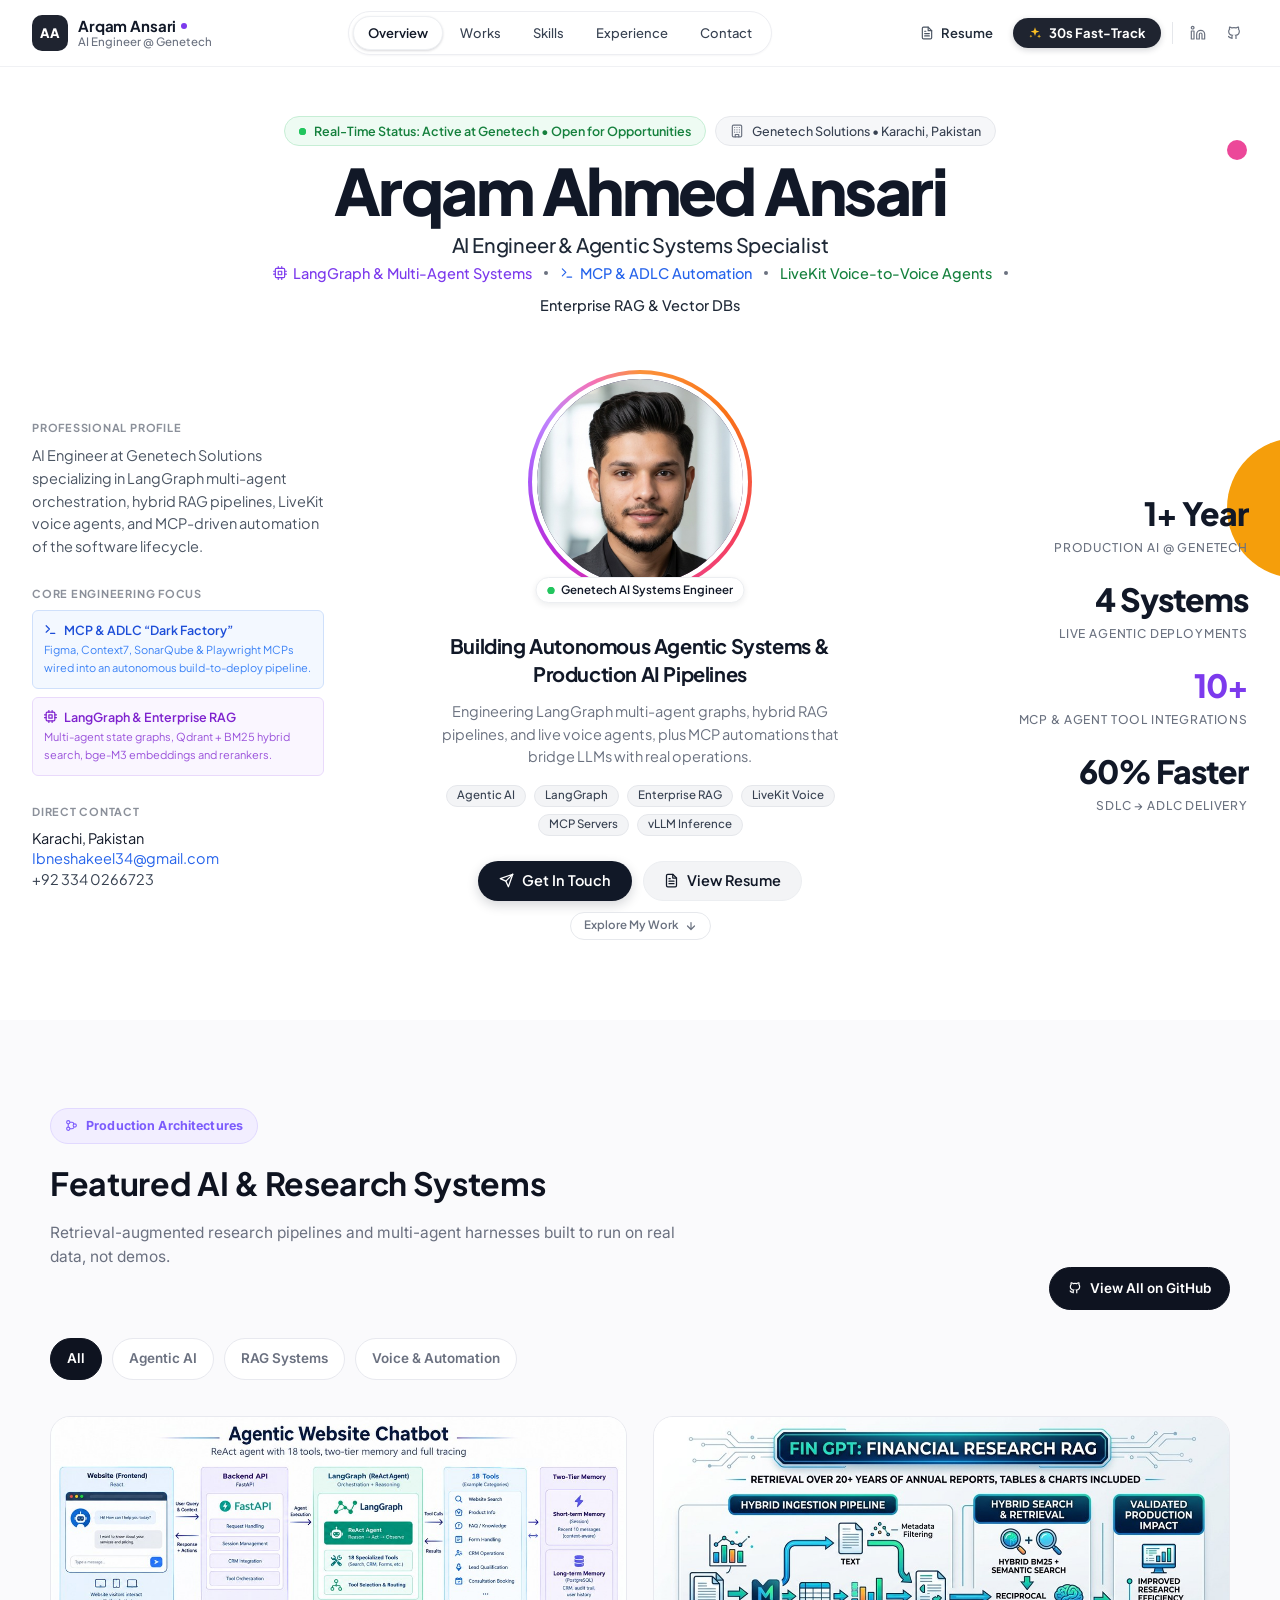
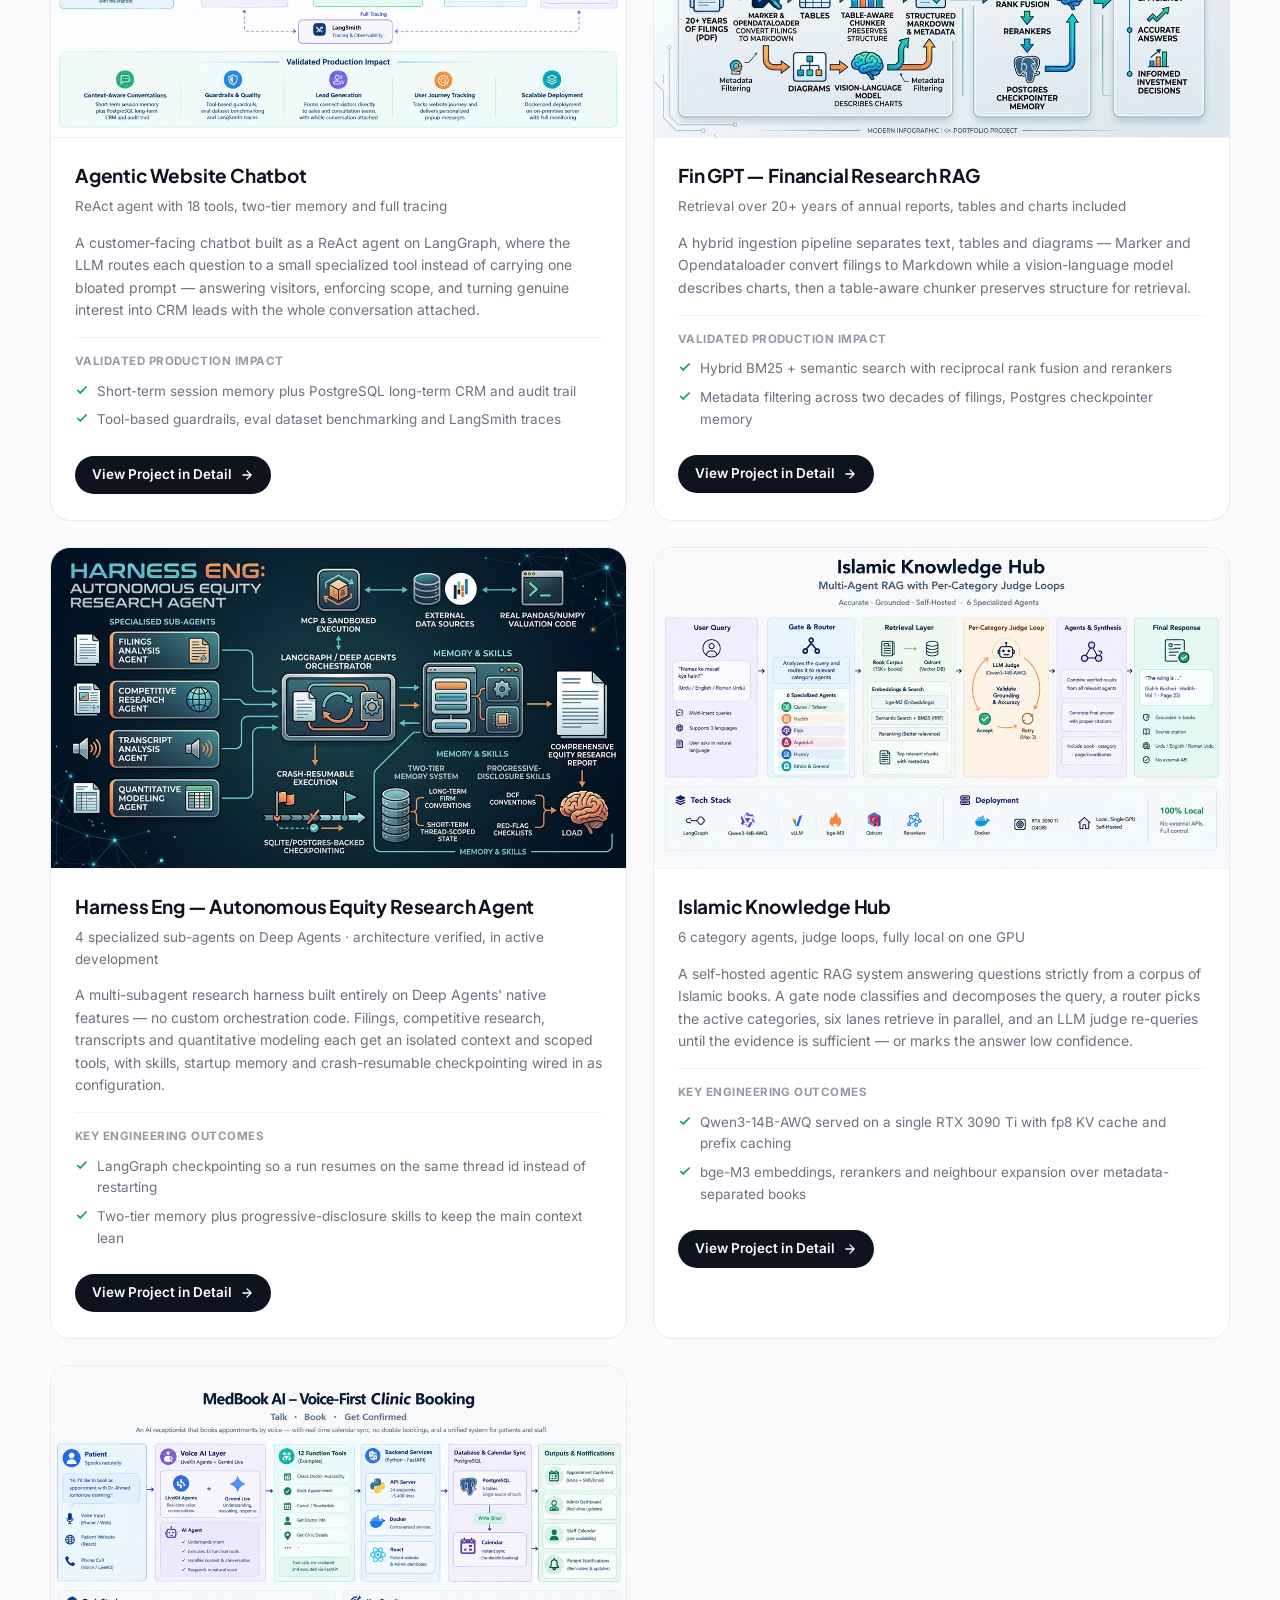
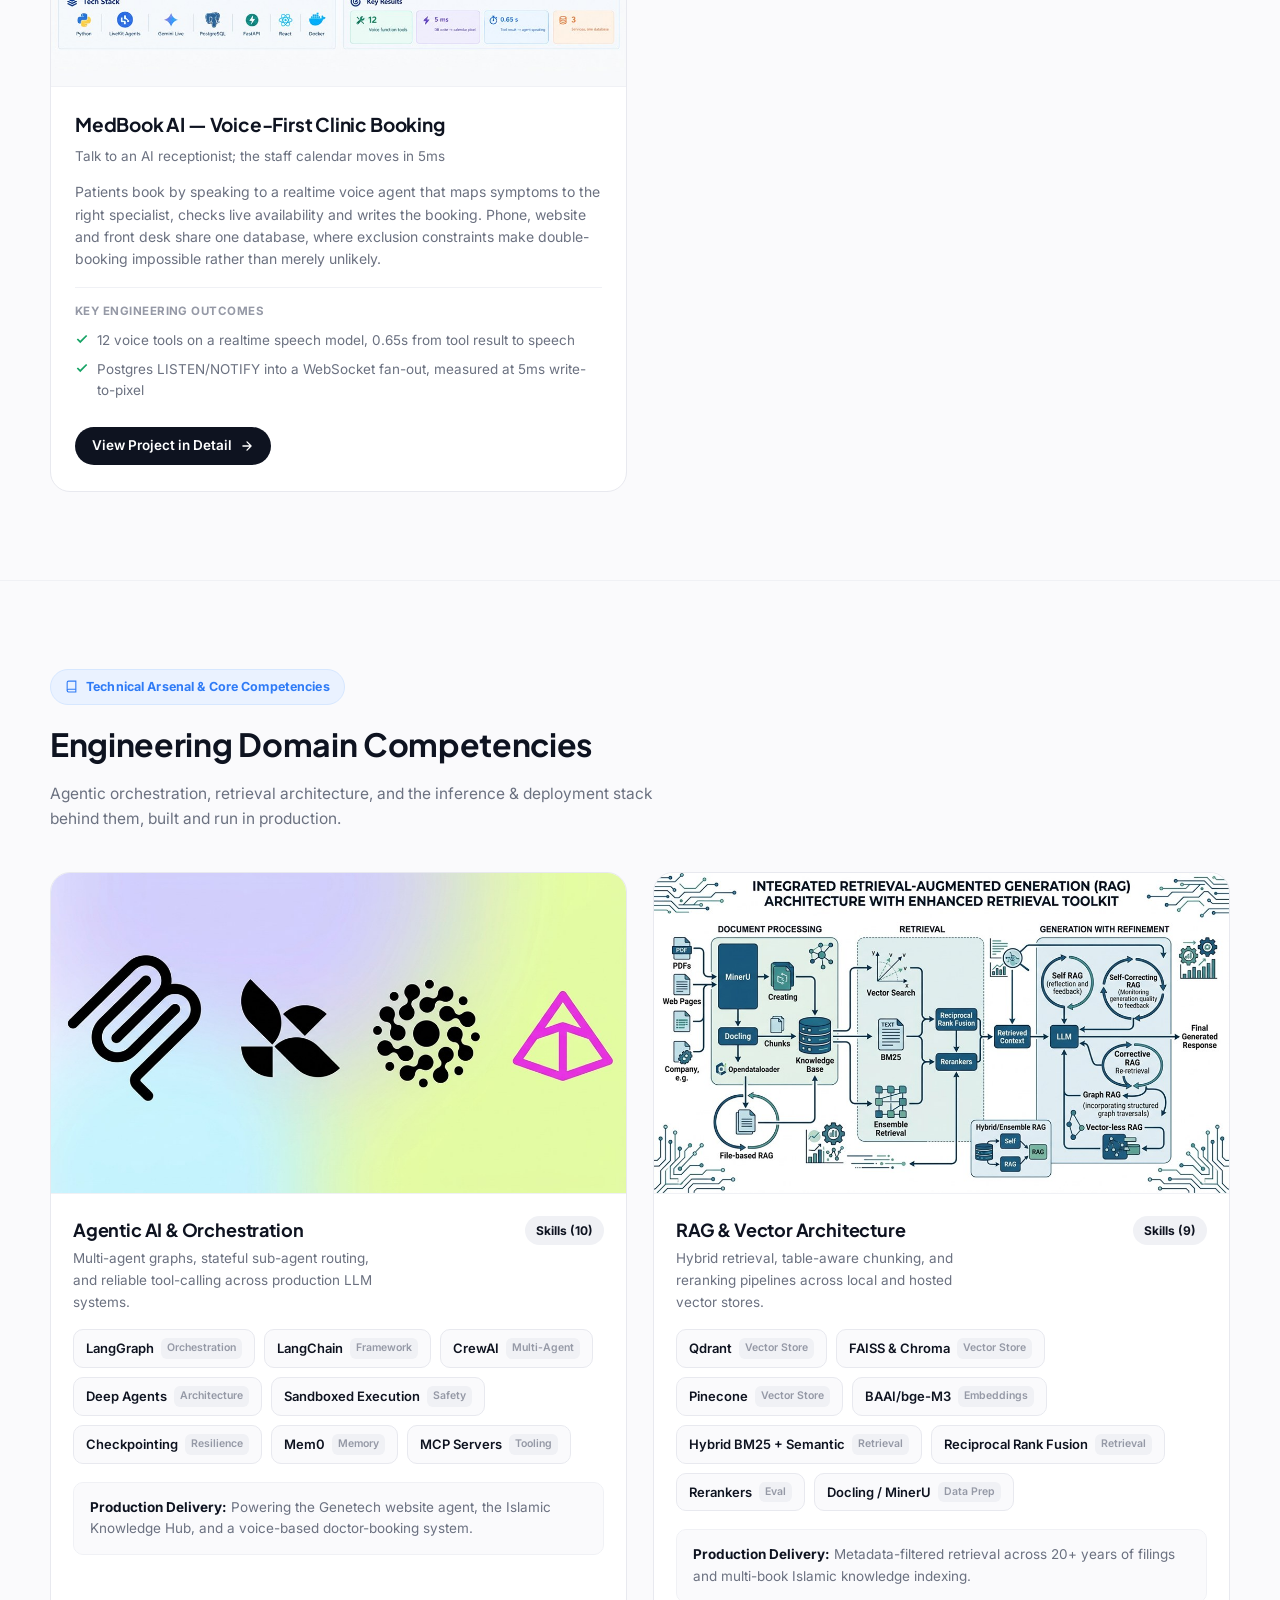
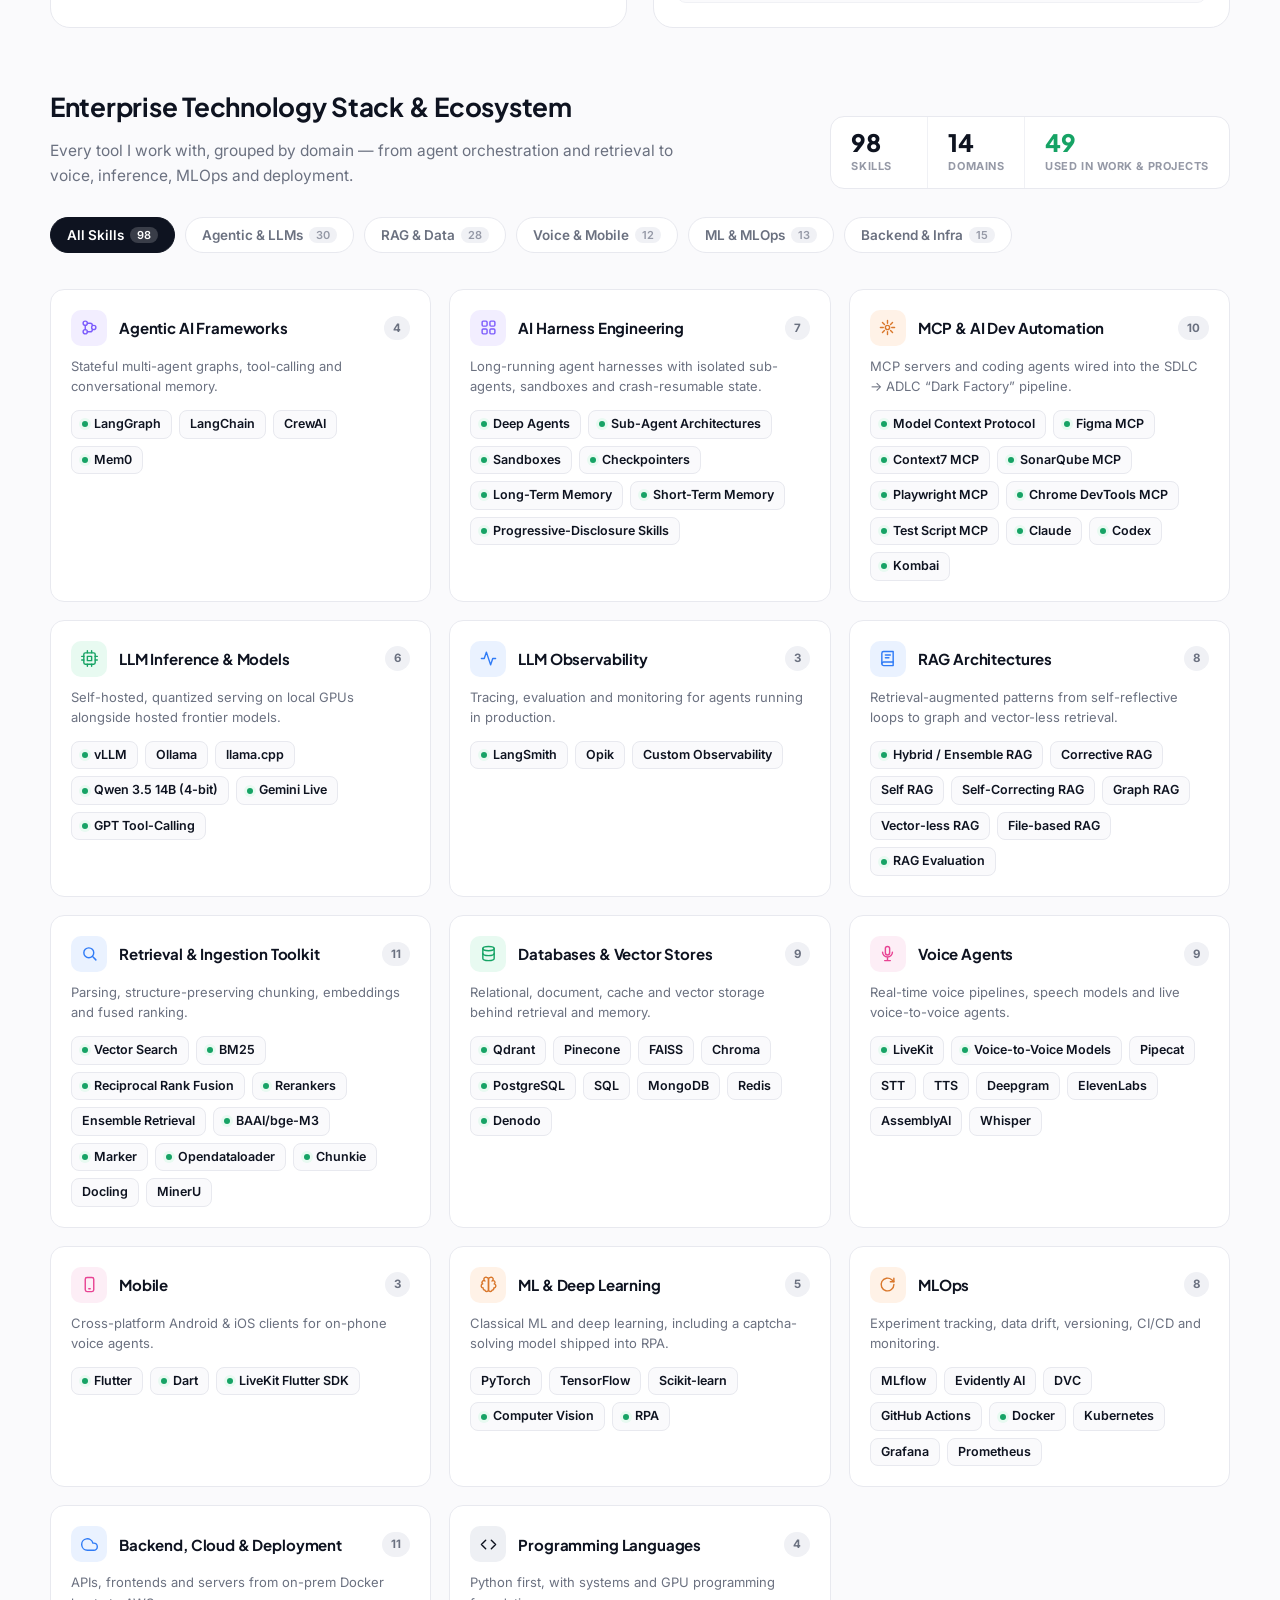
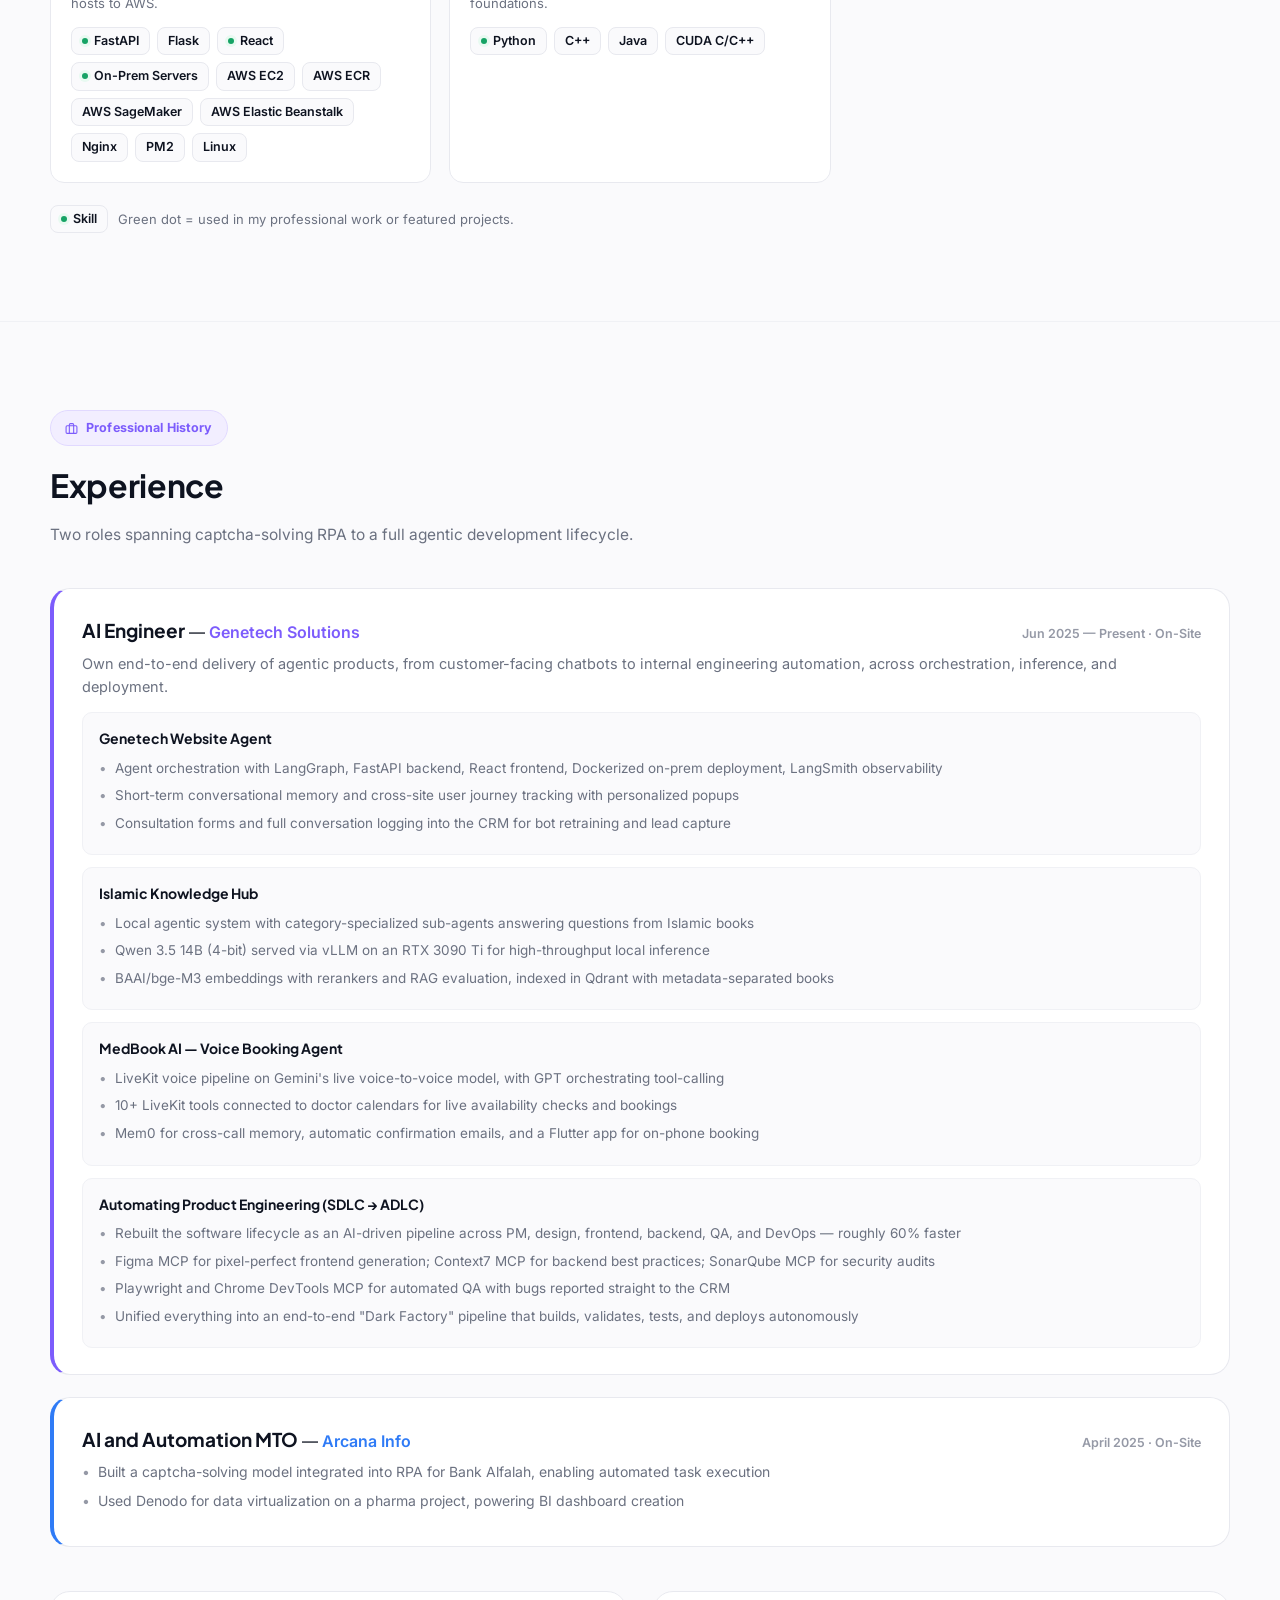
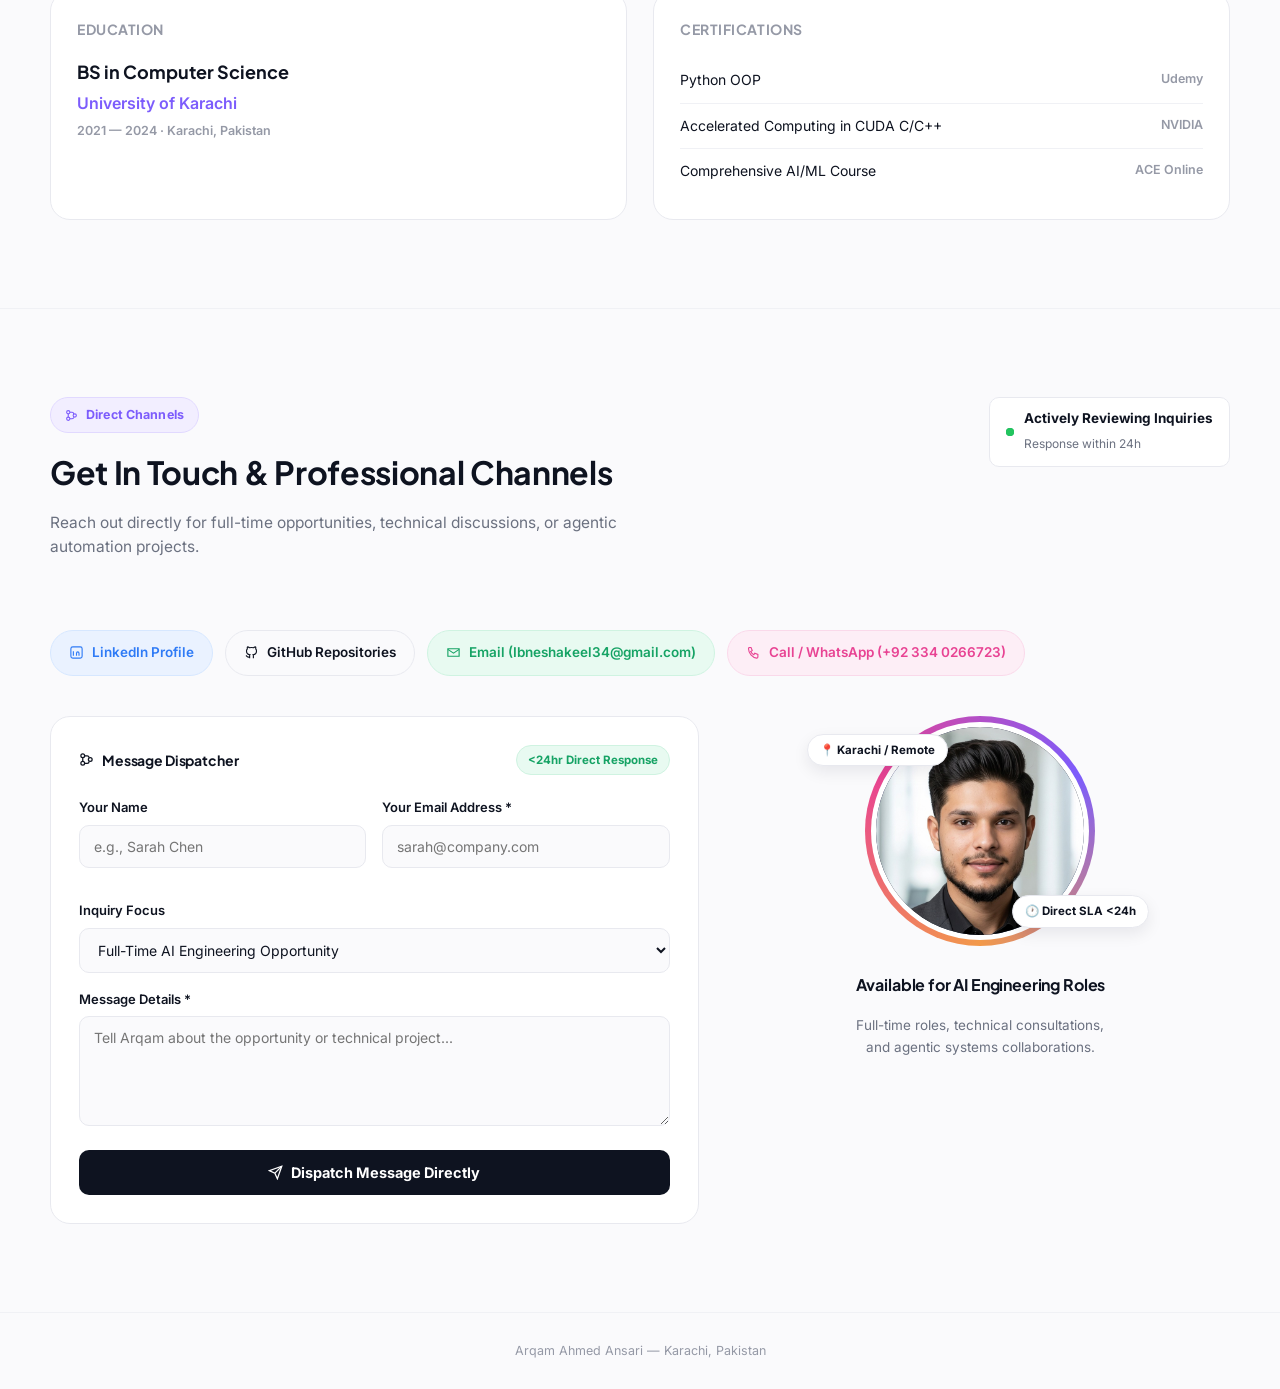
<file: index.html>
<!DOCTYPE html>
<html lang="en">
<head>
<meta charset="UTF-8">
<meta name="viewport" content="width=device-width, initial-scale=1, viewport-fit=cover">
<title>Arqam Ahmed Ansari — AI Engineer</title>
<meta name="description" content="Arqam Ahmed Ansari — AI Engineer building agentic systems, RAG architectures, and voice agents.">
<link rel="preconnect" href="https://fonts.googleapis.com">
<link rel="preconnect" href="https://fonts.gstatic.com" crossorigin>
<link href="https://fonts.googleapis.com/css2?family=Plus+Jakarta+Sans:wght@400;500;600;700;800&family=Inter:wght@400;500;600;700&display=swap" rel="stylesheet">
<style>
  :root{
    --bg:#FAFAFC;
    --surface:#FFFFFF;
    --border:#E8E9EF;
    --border-soft:#F0F1F5;
    --ink:#0E1320;
    --muted:#6B7180;
    --muted-2:#9599A6;

    --purple:#7C5CFC; --purple-bg:#F2EEFF; --purple-line:#E1D9FF;
    --blue:#2F7BF6;   --blue-bg:#EAF2FF;   --blue-line:#D6E7FF;
    --green:#16A365;  --green-bg:#E8FAF1;  --green-line:#CFF3E1;
    --pink:#E84393;   --pink-bg:#FDEEF6;   --pink-line:#FAD9EA;
    --orange:#F2994A; --orange-bg:#FFF2E7; --orange-line:#FFE0C2;

    --dark:#0E1320;
    --radius-lg:20px;
    --radius-md:14px;
    --radius-sm:10px;
    --maxw:1180px;
    --maxw-wide:1280px;
    --nav-h:66px;
  }
  *{ box-sizing:border-box; margin:0; padding:0; }
  html{ scroll-behavior:smooth; }
  body{
    background:var(--bg); color:var(--ink);
    font-family:'Inter', sans-serif;
    font-size:16px; line-height:1.6;
    -webkit-font-smoothing:antialiased;
    padding-top:env(safe-area-inset-top, 0px);
    padding-bottom:env(safe-area-inset-bottom, 0px);
    overflow-x:hidden;
  }
  h1,h2,h3,h4{ font-family:'Plus Jakarta Sans', sans-serif; font-weight:700; letter-spacing:-0.01em; }
  a{ color:inherit; text-decoration:none; }
  ul{ list-style:none; }
  img{ max-width:100%; display:block; }
  ::selection{ background:var(--purple-bg); color:var(--purple); }
  .wrap{ max-width:var(--maxw); margin:0 auto; padding:0 32px; }
  button{ font-family:inherit; cursor:pointer; }

  @media (prefers-reduced-motion: reduce){
    *{ animation-duration:.01ms !important; animation-iteration-count:1 !important; transition-duration:.01ms !important; scroll-behavior:auto !important; }
  }

  a:focus-visible, button:focus-visible{ outline:2px solid var(--purple); outline-offset:2px; border-radius:4px; }

  /* ---------------- NAV ---------------- */
  .wrap-wide{ max-width:var(--maxw-wide); margin:0 auto; padding:0 32px; }

  nav.topnav{
    position:sticky; top:0; z-index:100;
    background:rgba(255,255,255,0.92);
    backdrop-filter:saturate(180%) blur(12px);
    -webkit-backdrop-filter:saturate(180%) blur(12px);
    border-bottom:1px solid #F0F1F4;
    padding-top:env(safe-area-inset-top, 0px);
    font-family:'Plus Jakarta Sans', sans-serif;
  }
  nav.topnav .wrap-wide{ display:flex; align-items:center; justify-content:space-between; height:var(--nav-h); gap:20px; }
  .brand{ display:flex; align-items:center; gap:10px; min-width:0; }
  .brand-mark{
    width:36px; height:36px; border-radius:10px; flex-shrink:0;
    background:#1F2430; color:#fff;
    display:flex; align-items:center; justify-content:center;
    font-weight:800; font-size:13px; letter-spacing:0.01em;
  }
  .brand-text{ display:flex; flex-direction:column; line-height:1.3; min-width:0; }
  .brand-name{ display:flex; align-items:center; gap:5px; font-weight:700; font-size:15px; letter-spacing:-0.01em; color:#111827; white-space:nowrap; }
  .brand-name .live-dot{ width:6px; height:6px; border-radius:50%; background:#7C3AED; flex-shrink:0; }
  .brand-sub{ font-size:11.5px; font-weight:500; color:#6B7280; white-space:nowrap; overflow:hidden; text-overflow:ellipsis; }

  .tabs{
    display:flex; align-items:center; gap:2px;
    background:#fff; border:1px solid #EDEEF2;
    border-radius:999px; padding:4px;
    box-shadow:0 1px 2px rgba(16,24,40,0.04);
  }
  .tabs button{
    border:1px solid transparent; background:transparent; color:#374151;
    font-size:13px; font-weight:500; line-height:20px; padding:6px 14px; border-radius:999px;
    transition:background .15s ease, color .15s ease, box-shadow .15s ease;
    white-space:nowrap;
  }
  .tabs button:hover{ color:#111827; background:#F7F7F9; }
  .tabs button.active{
    background:#fff; color:#111827; font-weight:600; border-color:#EEF0F3;
    box-shadow:0 1px 3px rgba(16,24,40,0.10), 0 1px 2px rgba(16,24,40,0.06);
  }

  .nav-right{ display:flex; align-items:center; gap:8px; }
  .nav-ghost{
    display:inline-flex; align-items:center; gap:7px; height:30px; padding:0 12px;
    font-size:13px; font-weight:600; color:#1F2937; border-radius:999px;
    transition:background .15s ease;
  }
  .nav-ghost:hover{ background:#F4F5F7; }
  .nav-ghost svg{ width:14px; height:14px; color:#4B5563; }
  .fast-btn{
    display:inline-flex; align-items:center; gap:7px; height:30px; padding:0 15px;
    background:#1F2430; color:#fff; border:none; border-radius:999px;
    font-size:13px; font-weight:700; white-space:nowrap;
    box-shadow:0 2px 6px rgba(16,24,40,0.18);
    transition:transform .15s ease, box-shadow .15s ease;
  }
  .fast-btn:hover{ transform:translateY(-1px); box-shadow:0 6px 14px rgba(16,24,40,0.22); }
  .fast-btn svg{ width:14px; height:14px; color:#FBBF24; }
  .nav-divider{ width:1px; height:22px; background:#E5E7EB; margin:0 3px; }
  .nav-icon{
    width:28px; height:28px; border-radius:8px; flex-shrink:0;
    display:flex; align-items:center; justify-content:center; color:#6B7280;
    transition:color .15s ease, background .15s ease;
  }
  .nav-icon:hover{ color:#111827; background:#F4F5F7; }
  .nav-icon svg{ width:16px; height:16px; }
  .btn{
    display:inline-flex; align-items:center; gap:8px;
    font-size:13.5px; font-weight:600; padding:10px 18px;
    border-radius:999px; border:1px solid var(--border);
    background:var(--surface); color:var(--ink);
    transition:transform .15s ease, box-shadow .15s ease, background .15s ease;
  }
  .btn:hover{ transform:translateY(-1px); box-shadow:0 6px 16px rgba(14,19,32,0.08); }
  .btn-dark{ background:var(--dark); color:#fff; border-color:var(--dark); }
  .btn-dark:hover{ box-shadow:0 6px 18px rgba(14,19,32,0.25); }
  .icon-btn{
    width:36px; height:36px; border-radius:50%; border:1px solid var(--border); flex-shrink:0;
    display:flex; align-items:center; justify-content:center; color:var(--muted);
  }
  .icon-btn:hover{ color:var(--ink); border-color:var(--ink); }
  .icon-btn svg{ width:16px; height:16px; }

  /* mobile menu toggle */
  .menu-toggle{
    display:none; width:38px; height:38px; border-radius:50%; border:1px solid var(--border);
    align-items:center; justify-content:center; background:var(--surface); flex-shrink:0;
  }
  .menu-toggle svg{ width:17px; height:17px; color:var(--ink); }

  .mobile-menu{
    display:none; position:sticky; top:var(--nav-h); z-index:99;
    background:var(--surface); border-bottom:1px solid var(--border-soft);
    box-shadow:0 12px 24px rgba(14,19,32,0.06);
  }
  .mobile-menu.open{ display:block; }
  .mobile-menu ul{ padding:10px 20px 16px; display:flex; flex-direction:column; }
  .mobile-menu li a{
    display:block; padding:12px 4px; font-size:14.5px; font-weight:600; color:var(--muted);
    border-bottom:1px solid var(--border-soft);
  }
  .mobile-menu li:last-child a{ border-bottom:none; }
  .mobile-menu li a.active{ color:var(--purple); }

  @media (max-width:1060px){
    .tabs{ display:none; }
    .menu-toggle{ display:flex; }
  }
  @media (max-width:640px){
    .nav-ghost span.label, .nav-divider{ display:none; }
    .nav-ghost{ padding:0 8px; }
  }
  @media (max-width:420px){
    .fast-btn span.label{ display:none; }
    .fast-btn{ padding:0 10px; }
    .nav-icon{ display:none; }
  }

  /* ---------------- PAGE SECTIONS ---------------- */
  .page-section{ scroll-margin-top:calc(var(--nav-h) + 12px); }
  .page-section + .page-section{ border-top:1px solid var(--border-soft); }

  .reveal{ opacity:0; transform:translateY(22px); transition:opacity .65s cubic-bezier(.2,.7,.2,1), transform .65s cubic-bezier(.2,.7,.2,1); }
  .reveal.in-view{ opacity:1; transform:translateY(0); }
  .reveal-group .reveal-item{ opacity:0; transform:translateY(18px); transition:opacity .55s ease, transform .55s ease; }
  .reveal-group.in-view .reveal-item{ opacity:1; transform:translateY(0); }
  .reveal-group.in-view .reveal-item:nth-child(1){ transition-delay:.05s; }
  .reveal-group.in-view .reveal-item:nth-child(2){ transition-delay:.12s; }
  .reveal-group.in-view .reveal-item:nth-child(3){ transition-delay:.19s; }
  .reveal-group.in-view .reveal-item:nth-child(4){ transition-delay:.26s; }
  .reveal-group.in-view .reveal-item:nth-child(5){ transition-delay:.33s; }
  .reveal-group.in-view .reveal-item:nth-child(6){ transition-delay:.4s; }
  .reveal-group.in-view .reveal-item:nth-child(7){ transition-delay:.47s; }
  .reveal-group.in-view .reveal-item:nth-child(8){ transition-delay:.54s; }

  /* ---------------- SHARED PIECES ---------------- */
  .eyebrow-pill{
    display:inline-flex; align-items:center; gap:8px;
    font-size:12.5px; font-weight:700; letter-spacing:0.01em;
    padding:7px 14px; border-radius:999px; border:1px solid;
  }
  .section-pad{ padding:88px 0; }
  .section-head{ margin-bottom:40px; }
  .section-head h2{ font-size:32px; margin:14px 0 12px; }
  .section-head p.desc{ color:var(--muted); font-size:15.5px; max-width:640px; }

  .filter-row{ display:flex; align-items:center; gap:10px; flex-wrap:wrap; margin:28px 0 36px; }
  .filter-pill{
    border:1px solid var(--border); background:var(--surface); color:var(--muted);
    padding:9px 16px; border-radius:999px; font-size:13.5px; font-weight:600;
    display:flex; align-items:center; gap:6px; transition:all .15s ease;
  }
  .filter-pill .count{ background:var(--border-soft); color:var(--muted-2); font-size:11px; padding:1px 7px; border-radius:999px; }
  .filter-pill.active{ background:var(--dark); color:#fff; border-color:var(--dark); }
  .filter-pill.active .count{ background:rgba(255,255,255,0.18); color:#fff; }

  /* ================= OVERVIEW ================= */
  .hero{ position:relative; overflow:hidden; background:#fff; font-family:'Plus Jakarta Sans', sans-serif; color:#111827; }
  .hero .wrap-wide{ position:relative; z-index:2; padding-top:49px; padding-bottom:80px; }

  /* floating decorative circles */
  .hero-deco{ position:absolute; border-radius:50%; pointer-events:none; z-index:1; animation:float 7s ease-in-out infinite; }
  .deco-purple{ width:32px; height:32px; background:#8B5CF6; top:105px; left:calc(50% - 688px); }
  .deco-pink{ width:20px; height:20px; background:#EC4899; top:73px; left:calc(50% + 587px); animation-delay:-2s; }
  .deco-green{ width:16px; height:16px; background:#10B981; top:466px; left:calc(50% - 806px); animation-delay:-4s; }
  .deco-orange{ width:140px; height:140px; background:#F59E0B; top:371px; right:-87px; animation-duration:9s; }
  @keyframes float{ 0%,100%{ transform:translateY(0); } 50%{ transform:translateY(-10px); } }

  /* status pills */
  .status-row{ display:flex; justify-content:center; flex-wrap:wrap; gap:9px; }
  .status-pill{
    display:inline-flex; align-items:center; gap:8px; height:30px; padding:0 14px;
    border-radius:999px; border:1px solid; font-size:12.5px; font-weight:600; white-space:nowrap;
  }
  .status-live{ background:#EEFBF3; border-color:#C6EED5; color:#15803D; }
  .status-org{ background:#F6F7F9; border-color:#E6E8EC; color:#374151; font-weight:500; }
  .status-org svg{ width:14px; height:14px; color:#6B7280; }
  .pulse{ width:7px; height:7px; border-radius:50%; background:#22C55E; position:relative; flex-shrink:0; }
  .pulse::after{
    content:''; position:absolute; inset:0; border-radius:50%; background:#22C55E;
    animation:pulse 1.8s ease-out infinite;
  }
  @keyframes pulse{ 0%{ transform:scale(1); opacity:0.55; } 100%{ transform:scale(2.6); opacity:0; } }

  /* name + role */
  .hero-head{ text-align:center; }
  .hero-head h1{
    font-family:'Plus Jakarta Sans', sans-serif; font-weight:800;
    font-size:64px; line-height:1; letter-spacing:-0.04em; color:#111827;
    margin-top:12px;
  }
  .hero-head .role{ font-size:20px; font-weight:500; letter-spacing:-0.01em; color:#1F2937; line-height:28px; margin-top:9px; }
  .keyword-row{
    display:flex; align-items:center; justify-content:center; flex-wrap:wrap;
    gap:12px 12px; max-width:800px; margin:4px auto 0;
    font-size:14.5px; font-weight:500; line-height:20px;
  }
  .keyword-row .kw{ display:inline-flex; align-items:center; gap:6px; white-space:nowrap; }
  .keyword-row .kw svg{ width:14px; height:14px; }
  .keyword-row .sep{ width:4px; height:4px; border-radius:50%; background:#6B7280; }
  .kw-purple{ color:#7C3AED; } .kw-blue{ color:#2563EB; } .kw-green{ color:#15803D; } .kw-plain{ color:#1F2937; }

  /* three-column body */
  .hero-grid{
    display:grid; grid-template-columns:292px minmax(0,1fr) 292px; gap:40px;
    align-items:center; margin-top:55px;
  }
  .hero-center{ display:flex; flex-direction:column; align-items:center; text-align:center; }

  .avatar{ position:relative; width:224px; height:224px; }
  .avatar-ring{
    width:100%; height:100%; border-radius:50%; padding:4px;
    background:conic-gradient(from 0deg, #FB923C, #F97316 50deg, #F43F5E 120deg, #EC4899 180deg, #C026D3 225deg, #A855F7 270deg, #C084FC 305deg, #F472B6 335deg, #FB923C);
  }
  .avatar-gap{ width:100%; height:100%; border-radius:50%; background:#fff; padding:5px; }
  .avatar-photo{
    position:relative; width:100%; height:100%; border-radius:50%; overflow:hidden;
    background:linear-gradient(135deg, #1F2430 0%, #2E2150 55%, #4B1D45 100%);
    display:flex; align-items:center; justify-content:center;
  }
  .avatar-photo::before{
    content:''; position:absolute; inset:0;
    background:
      radial-gradient(circle at 28% 28%, rgba(139,92,246,0.55), transparent 55%),
      radial-gradient(circle at 78% 74%, rgba(236,72,153,0.45), transparent 55%);
  }
  .avatar-photo .initials{ position:relative; z-index:1; font-weight:800; font-size:58px; letter-spacing:-0.03em; color:#fff; }
  .avatar-photo img{ position:absolute; inset:0; width:100%; height:100%; object-fit:cover; object-position:center; z-index:2; }
  .avatar-badge{
    position:absolute; left:50%; bottom:-9px; transform:translateX(-50%);
    display:inline-flex; align-items:center; gap:6px; height:26px; padding:0 11px;
    background:#fff; border:1px solid #ECEEF1; border-radius:999px;
    font-size:11.5px; font-weight:600; color:#111827; white-space:nowrap;
    box-shadow:0 2px 6px rgba(16,24,40,0.08); z-index:3;
  }
  .avatar-badge .pulse{ width:7px; height:7px; }

  .hero-center h2{
    font-family:'Plus Jakarta Sans', sans-serif; font-weight:700;
    font-size:20px; line-height:28px; letter-spacing:-0.02em; color:#111827;
    max-width:440px; margin-top:38px;
  }
  .hero-center .lead{ max-width:440px; margin-top:12px; font-size:14.5px; line-height:22.5px; color:#6B7280; }
  .tag-row{ display:flex; justify-content:center; flex-wrap:wrap; gap:7px 8px; max-width:440px; margin-top:17px; }
  .tag{
    display:inline-flex; align-items:center; height:22px; padding:0 10px; border-radius:999px;
    background:#F3F4F6; border:1px solid #E5E7EB; color:#374151; font-size:11.5px; font-weight:500;
  }
  .hero-ctas{ display:flex; justify-content:center; flex-wrap:wrap; gap:11px; margin-top:25px; }
  .cta{
    display:inline-flex; align-items:center; gap:8px; height:40px; padding:0 20px; border-radius:999px;
    font-size:14.5px; font-weight:600; border:1px solid transparent;
    transition:transform .15s ease, box-shadow .15s ease, background .15s ease;
  }
  .cta svg{ width:15px; height:15px; }
  .cta:hover{ transform:translateY(-1px); }
  .cta-dark{ background:#111827; color:#fff; box-shadow:0 4px 12px rgba(17,24,39,0.18); }
  .cta-dark:hover{ box-shadow:0 8px 20px rgba(17,24,39,0.25); }
  .cta-light{ background:#F3F4F6; border-color:#ECEEF1; color:#111827; }
  .cta-light:hover{ background:#ECEEF1; }
  .scroll-pill{
    display:inline-flex; align-items:center; gap:6px; height:28px; padding:0 13px; margin-top:11px;
    border:1px solid #E6E8EC; border-radius:999px; background:#fff;
    font-size:11.5px; font-weight:600; color:#6B7280;
  }
  .scroll-pill svg{ width:12px; height:12px; animation:nudge 1.6s ease-in-out infinite; }
  .scroll-pill:hover{ color:#111827; }
  @keyframes nudge{ 0%,100%{ transform:translateY(0); } 50%{ transform:translateY(2px); } }

  /* left column */
  .side-label{ font-size:11px; font-weight:700; letter-spacing:0.07em; line-height:16px; color:#8B909A; text-transform:uppercase; margin-bottom:8px; }
  .side-block + .side-block{ margin-top:28px; }
  .side-block p.profile{ font-size:14.5px; line-height:22.75px; color:#4B5563; }
  .focus-card{ padding:10px 11px 11px; border-radius:6px; border:1px solid; }
  .focus-card + .focus-card{ margin-top:8px; }
  .focus-card h4{ font-family:'Plus Jakarta Sans', sans-serif; display:flex; align-items:center; gap:7px; font-size:12.5px; font-weight:600; line-height:18px; letter-spacing:0; }
  .focus-card h4 svg{ width:13px; height:13px; flex-shrink:0; }
  .focus-card p{ font-size:11px; line-height:18px; margin-top:2px; }
  .focus-blue{ background:#F3F8FF; border-color:#CFE0FB; }
  .focus-blue h4{ color:#1D4ED8; } .focus-blue p{ color:#3B82F6; }
  .focus-purple{ background:#FAF6FF; border-color:#E9DAFB; }
  .focus-purple h4{ color:#7E22CE; } .focus-purple p{ color:#9A52DB; }
  .contact-line{ font-size:14.5px; line-height:20.5px; color:#111827; }
  .contact-line.muted{ color:#374151; }
  .contact-line a{ color:#2563EB; }
  .contact-line a:hover{ text-decoration:underline; }

  /* right column stats */
  .stats{ text-align:right; }
  .stat + .stat{ margin-top:23px; }
  .stat .num{ font-weight:800; font-size:32px; line-height:38px; letter-spacing:-0.03em; color:#111827; }
  .stat .num.accent{ color:#7C3AED; }
  .stat .label{ font-size:12px; font-weight:500; line-height:18px; letter-spacing:0.07em; color:#6B7280; text-transform:uppercase; margin-top:7px; }

  /* fast-track modal */
  .ft-overlay{
    position:fixed; inset:0; z-index:200; display:flex; align-items:center; justify-content:center; padding:20px;
    background:rgba(17,24,39,0.45); backdrop-filter:blur(4px); -webkit-backdrop-filter:blur(4px);
    opacity:0; visibility:hidden; transition:opacity .2s ease, visibility .2s ease;
    font-family:'Plus Jakarta Sans', sans-serif;
  }
  .ft-overlay.open{ opacity:1; visibility:visible; }
  .ft-card{
    width:100%; max-width:520px; max-height:calc(100vh - 40px); overflow:auto;
    background:#fff; border-radius:18px; padding:26px 26px 22px;
    box-shadow:0 24px 60px rgba(17,24,39,0.25);
    transform:translateY(12px) scale(.98); transition:transform .2s ease;
  }
  .ft-overlay.open .ft-card{ transform:none; }
  .ft-top{ display:flex; justify-content:space-between; align-items:flex-start; gap:12px; margin-bottom:6px; }
  .ft-kicker{ display:inline-flex; align-items:center; gap:6px; font-size:11px; font-weight:700; letter-spacing:0.07em; text-transform:uppercase; color:#B45309; background:#FFF7E6; border:1px solid #FCE3B0; border-radius:999px; padding:4px 10px; }
  .ft-kicker svg{ width:12px; height:12px; color:#F59E0B; }
  .ft-close{ width:32px; height:32px; border-radius:50%; border:1px solid #ECEEF1; background:#fff; color:#6B7280; display:flex; align-items:center; justify-content:center; flex-shrink:0; }
  .ft-close:hover{ color:#111827; }
  .ft-card h3{ font-family:'Plus Jakarta Sans', sans-serif; font-size:21px; font-weight:800; letter-spacing:-0.02em; margin-top:12px; }
  .ft-card .ft-sub{ font-size:13.5px; color:#6B7280; margin-top:4px; }
  .ft-list{ margin-top:18px; display:flex; flex-direction:column; gap:10px; }
  .ft-list li{ display:flex; gap:10px; font-size:13.5px; line-height:20px; color:#374151; }
  .ft-list li b{ color:#111827; font-weight:700; }
  .ft-list .n{ width:22px; height:22px; border-radius:50%; background:#F3F4F6; color:#111827; font-size:11px; font-weight:700; display:flex; align-items:center; justify-content:center; flex-shrink:0; }
  .ft-actions{ display:flex; gap:10px; flex-wrap:wrap; margin-top:22px; }

  @media (max-width:1240px){
    .hero-grid{ grid-template-columns:260px minmax(0,1fr) 250px; gap:28px; }
    .deco-purple{ left:3%; } .deco-green{ left:1.5%; } .deco-pink{ left:auto; right:4%; }
  }
  @media (max-width:1060px){
    .hero-grid{ grid-template-columns:1fr 1fr; gap:48px 40px; align-items:start; margin-top:48px; }
    .hero-center{ grid-column:1 / -1; order:-1; }
    .deco-orange{ width:100px; height:100px; right:-60px; }
  }
  @media (max-width:640px){
    .hero-grid{ grid-template-columns:1fr; gap:36px; }
    .stats{ text-align:left; display:grid; grid-template-columns:1fr 1fr; gap:22px 16px; }
    .stat + .stat{ margin-top:0; }
    .stat .num{ font-size:26px; line-height:32px; }
    .stat .label{ font-size:11px; letter-spacing:0.05em; }
    .hero-deco{ display:none; }
  }

  /* ================= WORKS ================= */
  .works-top{ display:flex; justify-content:space-between; align-items:flex-end; flex-wrap:wrap; gap:20px; }
  .proj-grid{ display:grid; grid-template-columns:1fr 1fr; gap:26px; }
  @media (max-width:900px){ .proj-grid{ grid-template-columns:1fr; } }
  .proj-card{
    background:var(--surface); border:1px solid var(--border); border-radius:var(--radius-lg);
    overflow:hidden; transition:transform .18s ease, box-shadow .18s ease;
  }
  .proj-card:hover{ transform:translateY(-3px); box-shadow:0 16px 36px rgba(14,19,32,0.08); }
  .proj-media{
    position:relative; display:block; aspect-ratio:1100 / 614; overflow:hidden;
    background:#EEF1F6; border-bottom:1px solid var(--border-soft);
  }
  .proj-media img{ width:100%; height:100%; object-fit:cover; transition:transform .45s cubic-bezier(.2,.7,.2,1); }
  .proj-cover{ background:#141A2E; }
  .proj-cover svg{ width:100%; height:100%; display:block; transition:transform .45s cubic-bezier(.2,.7,.2,1); }
  .proj-card:hover .proj-cover svg{ transform:scale(1.02); }
  .detail-btn{
    display:inline-flex; align-items:center; gap:8px; margin-top:18px;
    height:38px; padding:0 17px; border-radius:999px;
    background:var(--dark); color:#fff; font-size:13.5px; font-weight:600;
    transition:transform .15s ease, box-shadow .15s ease;
  }
  .detail-btn svg{ width:14px; height:14px; transition:transform .15s ease; }
  .detail-btn:hover{ transform:translateY(-1px); box-shadow:0 6px 18px rgba(14,19,32,0.22); }
  .detail-btn:hover svg{ transform:translateX(2px); }
  .proj-card:hover .proj-media img, .domain-card:hover .proj-media img{ transform:scale(1.025); }
  .proj-zoom{
    position:absolute; right:12px; bottom:12px;
    display:inline-flex; align-items:center; gap:6px; height:28px; padding:0 11px; border-radius:999px;
    background:rgba(14,19,32,0.78); color:#fff; font-size:11.5px; font-weight:600;
    backdrop-filter:blur(4px); -webkit-backdrop-filter:blur(4px);
    opacity:0; transform:translateY(4px); transition:opacity .2s ease, transform .2s ease;
  }
  .proj-zoom svg{ width:12px; height:12px; }
  .proj-media:hover .proj-zoom, .proj-media:focus-visible .proj-zoom{ opacity:1; transform:none; }
  @media (hover:none){ .proj-zoom{ opacity:1; transform:none; } }
  .proj-body{ padding:22px 24px 26px; }
  .proj-body h3{ font-size:19px; margin-bottom:6px; }
  .proj-body .sub{ color:var(--muted); font-size:13.5px; margin-bottom:14px; }
  .proj-body .desc{ color:var(--muted); font-size:14px; margin-bottom:16px; }
  .impact-label{ font-size:11.5px; font-weight:700; color:var(--muted-2); letter-spacing:0.04em; text-transform:uppercase; margin-bottom:10px; border-top:1px solid var(--border-soft); padding-top:14px; }
  .impact-list li{ display:flex; align-items:flex-start; gap:8px; font-size:13.5px; color:var(--muted); margin-bottom:7px; }
  .impact-list svg{ width:14px; height:14px; color:var(--green); flex-shrink:0; margin-top:2px; }

  /* ================= SKILLS ================= */
  .domain-grid{ display:grid; grid-template-columns:1fr 1fr; gap:26px; margin-bottom:44px; }
  @media (max-width:900px){ .domain-grid{ grid-template-columns:1fr; } }
  .domain-card{ background:var(--surface); border:1px solid var(--border); border-radius:var(--radius-lg); overflow:hidden; }
  .domain-banner{ height:130px; position:relative; display:flex; align-items:flex-end; padding:16px 20px; }
  .domain-banner.b-purple{ background:linear-gradient(135deg,#241934,#402457); }
  .domain-banner.b-blue{ background:linear-gradient(135deg,#0E1B33,#123159); }
  .domain-banner-inner{ display:flex; align-items:center; gap:10px; color:#fff; font-weight:700; font-size:14.5px; }
  .domain-icon{ width:30px; height:30px; border-radius:8px; background:rgba(255,255,255,0.15); display:flex; align-items:center; justify-content:center; }
  .domain-pct{ position:absolute; top:16px; right:20px; background:rgba(255,255,255,0.15); color:#fff; font-size:11.5px; font-weight:700; padding:5px 11px; border-radius:999px; }
  .domain-body{ padding:22px 22px 24px; }
  .domain-body-top{ display:flex; justify-content:space-between; align-items:flex-start; gap:14px; margin-bottom:16px; }
  .domain-body h3{ font-size:18px; margin-bottom:4px; }
  .domain-body-top p{ font-size:13.5px; color:var(--muted); max-width:320px; }
  .skills-count-pill{ font-size:12px; font-weight:700; background:var(--border-soft); padding:5px 11px; border-radius:999px; white-space:nowrap; }
  .skill-pill-grid{ display:flex; flex-wrap:wrap; gap:9px; margin-bottom:18px; }
  .skill-pill{
    display:flex; align-items:center; gap:7px; font-size:13px; font-weight:600;
    border:1px solid var(--border); background:var(--bg); padding:8px 12px 8px 12px; border-radius:10px;
  }
  .skill-pill .meta{ font-size:10.5px; font-weight:600; color:var(--muted-2); background:var(--border-soft); padding:2px 6px; border-radius:6px; }
  .skill-pill svg{ width:13px; height:13px; color:var(--green); }
  .delivery-note{ background:var(--bg); border:1px solid var(--border-soft); border-radius:var(--radius-sm); padding:14px 16px; font-size:13.5px; color:var(--muted); }
  .delivery-note b{ color:var(--ink); }

  /* skill domains */
  .sk-top{ display:flex; justify-content:space-between; align-items:flex-end; gap:24px; flex-wrap:wrap; }
  .sk-top .section-head{ margin-bottom:0; }
  .sk-summary{ display:flex; background:var(--surface); border:1px solid var(--border); border-radius:var(--radius-md); overflow:hidden; }
  .sk-summary > div{ display:flex; flex-direction:column; align-items:flex-start; padding:12px 20px; min-width:96px; }
  .sk-summary > div + div{ border-left:1px solid var(--border-soft); }
  .sk-summary b{ font-family:'Plus Jakarta Sans',sans-serif; font-size:24px; font-weight:800; line-height:1.1; letter-spacing:-0.02em; }
  .sk-summary span{ font-size:11px; font-weight:700; letter-spacing:0.05em; text-transform:uppercase; color:var(--muted-2); margin-top:3px; }
  .sk-summary > div:last-child b{ color:var(--green); }
  .sk-filters .filter-pill{ font-family:inherit; }

  .sk-grid{ display:grid; grid-template-columns:repeat(3, minmax(0,1fr)); gap:18px; }
  @media (max-width:980px){ .sk-grid{ grid-template-columns:repeat(2, minmax(0,1fr)); } }
  @media (max-width:620px){ .sk-grid{ grid-template-columns:1fr; } }
  .sk-card{
    background:var(--surface); border:1px solid var(--border); border-radius:var(--radius-md); padding:20px;
    display:flex; flex-direction:column;
    transition:transform .18s ease, box-shadow .18s ease, border-color .18s ease;
    animation:skIn .35s ease both;
  }
  .sk-card:hover{ transform:translateY(-2px); box-shadow:0 12px 28px rgba(14,19,32,0.07); border-color:#DCDEE6; }
  .sk-card.is-hidden{ display:none; }
  @keyframes skIn{ from{ opacity:0; transform:translateY(8px); } to{ opacity:1; transform:none; } }
  .sk-head{ display:flex; align-items:center; gap:12px; margin-bottom:10px; }
  .sk-icon{ width:36px; height:36px; border-radius:10px; flex-shrink:0; display:flex; align-items:center; justify-content:center; }
  .sk-icon svg{ width:17px; height:17px; }
  .ic-purple{ background:var(--purple-bg); color:var(--purple); }
  .ic-blue{ background:var(--blue-bg); color:var(--blue); }
  .ic-green{ background:var(--green-bg); color:var(--green); }
  .ic-pink{ background:var(--pink-bg); color:var(--pink); }
  .ic-orange{ background:var(--orange-bg); color:#D9772B; }
  .ic-dark{ background:#EEF0F4; color:var(--ink); }
  .sk-head h4{ font-size:15px; line-height:1.3; }
  .sk-count{ margin-left:auto; flex-shrink:0; font-size:11.5px; font-weight:700; color:var(--muted); background:var(--border-soft); padding:3px 9px; border-radius:999px; }
  .sk-desc{ font-size:13px; line-height:1.55; color:var(--muted); margin-bottom:14px; }
  .sk-chips{ display:flex; flex-wrap:wrap; gap:7px; }
  .chip{
    display:inline-flex; align-items:center; gap:6px;
    font-size:12.5px; font-weight:600; line-height:1; color:var(--ink);
    background:var(--bg); border:1px solid var(--border); border-radius:8px; padding:7px 10px;
  }
  .chip.used::before{ content:''; width:6px; height:6px; border-radius:50%; background:var(--green); box-shadow:0 0 0 3px var(--green-bg); }
  .sk-legend{ display:flex; align-items:center; gap:10px; margin-top:22px; font-size:13px; color:var(--muted); }

  /* ================= EXPERIENCE ================= */
  .timeline{ display:flex; flex-direction:column; gap:22px; }
  .exp-card{ background:var(--surface); border:1px solid var(--border); border-radius:var(--radius-lg); padding:26px 28px; border-left:4px solid var(--purple); }
  .exp-card.alt{ border-left-color:var(--blue); }
  .exp-head{ display:flex; justify-content:space-between; align-items:baseline; flex-wrap:wrap; gap:10px; margin-bottom:6px; }
  .exp-role{ font-size:19px; font-weight:700; font-family:'Plus Jakarta Sans',sans-serif; }
  .exp-company{ color:var(--purple); font-weight:600; }
  .exp-card.alt .exp-company{ color:var(--blue); }
  .exp-date{ font-size:12.5px; color:var(--muted-2); font-weight:600; }
  .exp-summary{ color:var(--muted); font-size:14.5px; margin-bottom:14px; }
  .exp-sub{ background:var(--bg); border:1px solid var(--border-soft); border-radius:var(--radius-sm); padding:14px 16px; margin-top:12px; }
  .exp-sub h5{ font-size:14px; margin-bottom:8px; font-family:'Plus Jakarta Sans',sans-serif; }
  .exp-sub ul li{ position:relative; padding-left:16px; font-size:13.5px; color:var(--muted); margin-bottom:6px; }
  .exp-sub ul li::before{ content:'•'; position:absolute; left:0; color:var(--muted-2); }
  .exp-list li{ position:relative; padding-left:16px; font-size:14px; color:var(--muted); margin-bottom:7px; }
  .exp-list li::before{ content:'•'; position:absolute; left:0; color:var(--muted-2); }

  .edu-certs{ display:grid; grid-template-columns:1fr 1fr; gap:26px; margin-top:44px; }
  @media (max-width:800px){ .edu-certs{ grid-template-columns:1fr; } }
  .edu-certs .card{ background:var(--surface); border:1px solid var(--border); border-radius:var(--radius-lg); padding:26px; }
  .edu-certs h3{ font-size:14px; color:var(--muted-2); font-weight:700; letter-spacing:0.04em; text-transform:uppercase; margin-bottom:18px; }
  .degree{ font-size:18px; font-weight:700; font-family:'Plus Jakarta Sans',sans-serif; margin-bottom:4px; }
  .school{ color:var(--purple); font-weight:600; margin-bottom:4px; }
  .dates{ font-size:12.5px; color:var(--muted-2); font-weight:600; }
  .cert-list li{ display:flex; justify-content:space-between; gap:12px; padding:11px 0; border-bottom:1px solid var(--border-soft); font-size:14px; color:var(--ink); }
  .cert-list li:last-child{ border-bottom:none; }
  .cert-list .issuer{ color:var(--muted-2); font-size:12.5px; font-weight:600; white-space:nowrap; }

  /* ================= CONTACT ================= */
  .contact-top{ display:flex; justify-content:space-between; align-items:flex-start; gap:20px; flex-wrap:wrap; }
  .sla-badge{ display:flex; align-items:center; gap:10px; background:var(--surface); border:1px solid var(--border); border-radius:var(--radius-sm); padding:10px 16px; }
  .sla-badge .pulse{ width:8px; height:8px; border-radius:50%; background:var(--green); }
  .sla-badge b{ font-size:13.5px; display:block; }
  .sla-badge span{ font-size:12px; color:var(--muted); }

  .channel-row{ display:flex; flex-wrap:wrap; gap:12px; margin:30px 0 40px; }
  .channel-pill{
    display:flex; align-items:center; gap:8px; font-size:13.5px; font-weight:600;
    padding:11px 18px; border-radius:999px; border:1px solid;
  }
  .channel-pill svg{ width:15px; height:15px; }

  .contact-grid{ display:grid; grid-template-columns:1.3fr 1fr; gap:32px; align-items:start; }
  @media (max-width:900px){ .contact-grid{ grid-template-columns:1fr; } }
  .form-card{ background:var(--surface); border:1px solid var(--border); border-radius:var(--radius-lg); padding:28px; }
  .form-card-head{ display:flex; justify-content:space-between; align-items:center; margin-bottom:22px; flex-wrap:wrap; gap:10px; }
  .form-card-head h4{ font-size:14px; display:flex; align-items:center; gap:8px; }
  .form-card-head .resp{ font-size:11.5px; font-weight:700; color:var(--green); background:var(--green-bg); border:1px solid var(--green-line); padding:5px 11px; border-radius:999px; }
  .field-row{ display:grid; grid-template-columns:1fr 1fr; gap:16px; margin-bottom:16px; }
  @media (max-width:520px){ .field-row{ grid-template-columns:1fr; } }
  .field label{ font-size:13px; font-weight:600; display:block; margin-bottom:7px; }
  .field input, .field select, .field textarea{
    width:100%; border:1px solid var(--border); border-radius:var(--radius-sm);
    padding:12px 14px; font-size:14px; font-family:inherit; background:var(--bg); color:var(--ink);
  }
  .field input:focus, .field select:focus, .field textarea:focus{ outline:2px solid var(--purple); outline-offset:1px; }
  .field textarea{ resize:vertical; min-height:110px; }
  .field{ margin-bottom:16px; }
  .submit-btn{
    width:100%; background:var(--dark); color:#fff; border:none; padding:14px; border-radius:var(--radius-sm);
    font-size:14.5px; font-weight:700; display:flex; align-items:center; justify-content:center; gap:8px;
  }
  .submit-btn:hover{ opacity:0.92; }

  .contact-side{ display:flex; flex-direction:column; align-items:center; gap:18px; text-align:center; }
  .contact-photo{
    width:230px; height:230px; border-radius:50%; padding:6px;
    background:conic-gradient(from 180deg, var(--orange), var(--pink), var(--purple), var(--orange));
    position:relative;
  }
  .contact-photo-inner{
    width:100%; height:100%; border-radius:50%; background:var(--dark);
    display:flex; align-items:center; justify-content:center; overflow:hidden; position:relative;
  }
  .contact-photo-inner::before{
    content:''; position:absolute; inset:0;
    background:
      radial-gradient(circle at 30% 30%, rgba(124,92,252,0.55), transparent 55%),
      radial-gradient(circle at 75% 75%, rgba(47,123,246,0.4), transparent 55%);
  }
  .contact-photo-inner span{ position:relative; z-index:1; font-family:'Plus Jakarta Sans',sans-serif; font-weight:800; font-size:56px; color:#fff; }
  .contact-photo-inner img{ position:absolute; inset:0; width:100%; height:100%; object-fit:cover; z-index:2; }
  .contact-photo-gap{ width:100%; height:100%; border-radius:50%; background:#fff; padding:5px; }
  .float-chip{
    position:absolute; background:var(--surface); border:1px solid var(--border); border-radius:999px;
    font-size:11.5px; font-weight:700; padding:6px 12px; display:flex; align-items:center; gap:6px;
    box-shadow:0 6px 16px rgba(14,19,32,0.08);
  }
  .float-chip{ z-index:3; white-space:nowrap; }
  .chip-loc{ top:18px; left:-58px; }
  .chip-sla{ bottom:18px; right:-54px; }
  .contact-side h4{ font-size:16px; margin-top:8px; }
  .contact-side p{ font-size:13.5px; color:var(--muted); max-width:260px; }

  footer.site-foot{ border-top:1px solid var(--border-soft); padding:28px 0; text-align:center; font-size:12.5px; color:var(--muted-2); padding-bottom:calc(28px + env(safe-area-inset-bottom, 0px)); }

  /* ---------------- RESPONSIVE CLEANUP ---------------- */
  @media (max-width:768px){
    .wrap{ padding:0 22px; }
    .section-pad{ padding:56px 0; }
    .section-head{ margin-bottom:28px; }
    .section-head h2{ font-size:26px; }
    .wrap-wide{ padding:0 22px; }
    .hero .wrap-wide{ padding-top:32px; padding-bottom:56px; }
    .hero-head h1{ font-size:48px; margin-top:16px; }
    .hero-head .role{ font-size:17px; margin-top:10px; }
    .keyword-row{ font-size:13.5px; gap:8px 10px; }
    .avatar{ width:190px; height:190px; }
    .avatar-photo .initials{ font-size:48px; }
    .proj-body{ padding:20px; }
    .exp-card{ padding:20px; }
    .contact-photo{ width:180px; height:180px; }
    .contact-photo-inner span{ font-size:42px; }
    .form-card{ padding:20px; }
    .brand-sub{ display:none; }
  }
  @media (max-width:480px){
    .wrap{ padding:0 16px; }
    .wrap-wide{ padding:0 16px; }
    .status-pill{ white-space:normal; height:auto; min-height:30px; padding:6px 14px; text-align:left; }
    .hero-head h1{ font-size:38px; }
    .keyword-row .sep{ display:none; }
    .hero-ctas{ flex-direction:column; width:100%; }
    .hero-ctas .cta{ width:100%; justify-content:center; }
  }
</style>
</head>
<body>

<nav class="topnav">
  <div class="wrap-wide">
    <a class="brand" href="#overview" aria-label="Arqam Ansari — back to top">
      <div class="brand-mark">AA</div>
      <div class="brand-text">
        <span class="brand-name">Arqam Ansari <span class="live-dot"></span></span>
        <span class="brand-sub">AI Engineer @ Genetech</span>
      </div>
    </a>

    <div class="tabs" role="tablist">
      <button class="active" data-target="overview">Overview</button>
      <button data-target="works">Works</button>
      <button data-target="skills">Skills</button>
      <button data-target="experience">Experience</button>
      <button data-target="contact">Contact</button>
    </div>

    <div class="nav-right">
      <a class="nav-ghost" href="resume/resume.pdf" target="_blank" rel="noopener">
        <svg viewBox="0 0 24 24" fill="none" stroke="currentColor" stroke-width="2" stroke-linecap="round" stroke-linejoin="round"><path d="M14 2H6a2 2 0 00-2 2v16a2 2 0 002 2h12a2 2 0 002-2V8z"/><path d="M14 2v6h6M16 13H8M16 17H8M10 9H8"/></svg>
        <span class="label">Resume</span>
      </a>
      <button class="fast-btn" type="button" data-open-ft>
        <svg viewBox="0 0 24 24" fill="currentColor"><path d="M12 2l1.9 5.6L19.5 9.5l-5.6 1.9L12 17l-1.9-5.6L4.5 9.5l5.6-1.9zM19 14l.9 2.6 2.6.9-2.6.9L19 21l-.9-2.6-2.6-.9 2.6-.9zM5 15l.7 1.8 1.8.7-1.8.7L5 20l-.7-1.8-1.8-.7 1.8-.7z"/></svg>
        <span class="label">30s Fast-Track</span>
      </button>
      <span class="nav-divider" aria-hidden="true"></span>
      <a class="nav-icon" href="https://www.linkedin.com/in/arqam-ansari-26ba8a269" target="_blank" rel="noopener" aria-label="LinkedIn">
        <svg viewBox="0 0 24 24" fill="none" stroke="currentColor" stroke-width="1.8" stroke-linecap="round" stroke-linejoin="round"><path d="M16 8a6 6 0 016 6v7h-4v-7a2 2 0 00-4 0v7h-4v-7a6 6 0 016-6zM2 9h4v12H2z"/><circle cx="4" cy="4" r="2"/></svg>
      </a>
      <a class="nav-icon" href="https://github.com/Arqamansari23" target="_blank" rel="noopener" aria-label="GitHub">
        <svg viewBox="0 0 24 24" fill="none" stroke="currentColor" stroke-width="1.8"><path d="M9 19c-4 1.5-4-2-6-2m12 4v-3.5c0-1 .1-1.4-.5-2 2.8-.3 5.5-1.4 5.5-6a4.6 4.6 0 00-1.3-3.2 4.2 4.2 0 00-.1-3.2s-1.1-.3-3.5 1.3a12.3 12.3 0 00-6.2 0C6.6 2.8 5.5 3.1 5.5 3.1a4.2 4.2 0 00-.1 3.2A4.6 4.6 0 004 9.5c0 4.6 2.7 5.7 5.5 6-.6.6-.6 1.2-.5 2V21"/></svg>
      </a>
      <button class="menu-toggle" id="menuToggle" aria-label="Open menu" aria-expanded="false">
        <svg viewBox="0 0 24 24" fill="none" stroke="currentColor" stroke-width="2"><path d="M3 6h18M3 12h18M3 18h18"/></svg>
      </button>
    </div>
  </div>
</nav>

<div class="mobile-menu" id="mobileMenu">
  <ul>
    <li><a href="#overview" data-target="overview" class="active">Overview</a></li>
    <li><a href="#works" data-target="works">Works</a></li>
    <li><a href="#skills" data-target="skills">Skills</a></li>
    <li><a href="#experience" data-target="experience">Experience</a></li>
    <li><a href="#contact" data-target="contact">Contact</a></li>
  </ul>
</div>

<main>

<!-- ============ OVERVIEW ============ -->
<section class="page-section hero" id="overview">
  <span class="hero-deco deco-purple" aria-hidden="true"></span>
  <span class="hero-deco deco-pink" aria-hidden="true"></span>
  <span class="hero-deco deco-green" aria-hidden="true"></span>
  <span class="hero-deco deco-orange" aria-hidden="true"></span>

  <div class="wrap-wide">
    <div class="status-row">
      <span class="status-pill status-live"><span class="pulse"></span>Real-Time Status: Active at Genetech &bull; Open for Opportunities</span>
      <span class="status-pill status-org">
        <svg viewBox="0 0 24 24" fill="none" stroke="currentColor" stroke-width="2" stroke-linecap="round" stroke-linejoin="round"><rect x="4" y="2" width="16" height="20" rx="2"/><path d="M9 22v-4h6v4M8 6h.01M16 6h.01M12 6h.01M12 10h.01M12 14h.01M16 10h.01M16 14h.01M8 10h.01M8 14h.01"/></svg>
        Genetech Solutions &bull; Karachi, Pakistan
      </span>
    </div>

    <div class="hero-head">
      <h1>Arqam Ahmed Ansari</h1>
      <p class="role">AI Engineer &amp; Agentic Systems Specialist</p>
      <div class="keyword-row">
        <span class="kw kw-purple">
          <svg viewBox="0 0 24 24" fill="none" stroke="currentColor" stroke-width="2" stroke-linecap="round" stroke-linejoin="round"><rect x="4" y="4" width="16" height="16" rx="2"/><rect x="9" y="9" width="6" height="6"/><path d="M9 1v3M15 1v3M9 20v3M15 20v3M20 9h3M20 14h3M1 9h3M1 14h3"/></svg>
          LangGraph &amp; Multi-Agent Systems
        </span>
        <span class="sep" aria-hidden="true"></span>
        <span class="kw kw-blue">
          <svg viewBox="0 0 24 24" fill="none" stroke="currentColor" stroke-width="2" stroke-linecap="round" stroke-linejoin="round"><path d="M4 17l6-6-6-6M12 19h8"/></svg>
          MCP &amp; ADLC Automation
        </span>
        <span class="sep" aria-hidden="true"></span>
        <span class="kw kw-green">LiveKit Voice-to-Voice Agents</span>
        <span class="sep" aria-hidden="true"></span>
        <span class="kw kw-plain">Enterprise RAG &amp; Vector DBs</span>
      </div>
    </div>

    <div class="hero-grid">
      <!-- left: profile, focus, contact -->
      <div class="hero-side">
        <div class="side-block">
          <div class="side-label">Professional Profile</div>
          <p class="profile">AI Engineer at Genetech Solutions specializing in LangGraph multi-agent orchestration, hybrid RAG pipelines, LiveKit voice agents, and MCP-driven automation of the software lifecycle.</p>
        </div>
        <div class="side-block">
          <div class="side-label">Core Engineering Focus</div>
          <div class="focus-card focus-blue">
            <h4><svg viewBox="0 0 24 24" fill="none" stroke="currentColor" stroke-width="2.2" stroke-linecap="round" stroke-linejoin="round"><path d="M4 17l6-6-6-6M12 19h8"/></svg>MCP &amp; ADLC &ldquo;Dark Factory&rdquo;</h4>
            <p>Figma, Context7, SonarQube &amp; Playwright MCPs wired into an autonomous build-to-deploy pipeline.</p>
          </div>
          <div class="focus-card focus-purple">
            <h4><svg viewBox="0 0 24 24" fill="none" stroke="currentColor" stroke-width="2.2" stroke-linecap="round" stroke-linejoin="round"><rect x="4" y="4" width="16" height="16" rx="2"/><rect x="9" y="9" width="6" height="6"/><path d="M9 1v3M15 1v3M9 20v3M15 20v3M20 9h3M20 14h3M1 9h3M1 14h3"/></svg>LangGraph &amp; Enterprise RAG</h4>
            <p>Multi-agent state graphs, Qdrant + BM25 hybrid search, bge-M3 embeddings and rerankers.</p>
          </div>
        </div>
        <div class="side-block">
          <div class="side-label">Direct Contact</div>
          <div class="contact-line">Karachi, Pakistan</div>
          <div class="contact-line"><a href="mailto:Ibneshakeel34@gmail.com">Ibneshakeel34@gmail.com</a></div>
          <div class="contact-line muted">+92 334 0266723</div>
        </div>
      </div>

      <!-- center: avatar + pitch -->
      <div class="hero-center">
        <div class="avatar">
          <div class="avatar-ring"><div class="avatar-gap"><div class="avatar-photo">
            <span class="initials">AA</span>
            <!-- profile-avatar.jpg: square crop of profile.png, pre-resized for a sharp render -->
            <img src="assets/img/profile-avatar.jpg" width="672" height="672" decoding="async" alt="Arqam Ahmed Ansari" onerror="this.remove()">
          </div></div></div>
          <span class="avatar-badge"><span class="pulse"></span>Genetech AI Systems Engineer</span>
        </div>

        <h2>Building Autonomous Agentic Systems &amp; Production AI Pipelines</h2>
        <p class="lead">Engineering LangGraph multi-agent graphs, hybrid RAG pipelines, and live voice agents, plus MCP automations that bridge LLMs with real operations.</p>

        <div class="tag-row">
          <span class="tag">Agentic AI</span>
          <span class="tag">LangGraph</span>
          <span class="tag">Enterprise RAG</span>
          <span class="tag">LiveKit Voice</span>
          <span class="tag">MCP Servers</span>
          <span class="tag">vLLM Inference</span>
        </div>

        <div class="hero-ctas">
          <a class="cta cta-dark" href="#contact" data-scroll="contact">
            <svg viewBox="0 0 24 24" fill="none" stroke="currentColor" stroke-width="2" stroke-linecap="round" stroke-linejoin="round"><path d="M22 2L11 13"/><path d="M22 2l-7 20-4-9-9-4 20-7z"/></svg>
            Get In Touch
          </a>
          <a class="cta cta-light" href="resume/resume.pdf" target="_blank" rel="noopener">
            <svg viewBox="0 0 24 24" fill="none" stroke="currentColor" stroke-width="2" stroke-linecap="round" stroke-linejoin="round"><path d="M14 2H6a2 2 0 00-2 2v16a2 2 0 002 2h12a2 2 0 002-2V8z"/><path d="M14 2v6h6M16 13H8M16 17H8M10 9H8"/></svg>
            View Resume
          </a>
        </div>
        <a class="scroll-pill" href="#works" data-scroll="works">
          Explore My Work
          <svg viewBox="0 0 24 24" fill="none" stroke="currentColor" stroke-width="2.4" stroke-linecap="round" stroke-linejoin="round"><path d="M12 5v14M19 12l-7 7-7-7"/></svg>
        </a>
      </div>

      <!-- right: stats -->
      <div class="stats">
        <div class="stat"><div class="num">1+ Year</div><div class="label">Production AI @ Genetech</div></div>
        <div class="stat"><div class="num">4 Systems</div><div class="label">Live Agentic Deployments</div></div>
        <div class="stat"><div class="num accent">10+</div><div class="label">MCP &amp; Agent Tool Integrations</div></div>
        <div class="stat"><div class="num">60% Faster</div><div class="label">SDLC &rarr; ADLC Delivery</div></div>
      </div>
    </div>
  </div>
</section>

<!-- 30-second fast-track summary -->
<div class="ft-overlay" id="ftModal" aria-hidden="true">
  <div class="ft-card" role="dialog" aria-modal="true" aria-labelledby="ftTitle">
    <div class="ft-top">
      <span class="ft-kicker"><svg viewBox="0 0 24 24" fill="currentColor"><path d="M12 2l1.9 5.6L19.5 9.5l-5.6 1.9L12 17l-1.9-5.6L4.5 9.5l5.6-1.9z"/></svg>30s Fast-Track</span>
      <button class="ft-close" type="button" data-close-ft aria-label="Close">
        <svg width="14" height="14" viewBox="0 0 24 24" fill="none" stroke="currentColor" stroke-width="2.4" stroke-linecap="round"><path d="M18 6L6 18M6 6l12 12"/></svg>
      </button>
    </div>
    <h3 id="ftTitle">Arqam in 30 seconds</h3>
    <p class="ft-sub">AI Engineer @ Genetech Solutions &middot; Karachi, Pakistan &middot; BS Computer Science, University of Karachi</p>
    <ol class="ft-list">
      <li><span class="n">1</span><span><b>Genetech website agent</b> — LangGraph + FastAPI + React, on-prem Docker, CRM-synced leads and LangSmith observability.</span></li>
      <li><span class="n">2</span><span><b>Islamic Knowledge Hub</b> — local sub-agent RAG on Qwen 3.5 14B via vLLM, bge-M3, rerankers and Qdrant.</span></li>
      <li><span class="n">3</span><span><b>MedBook AI</b> — LiveKit voice-to-voice booking agent with 10+ calendar tools, Mem0 memory and a Flutter app.</span></li>
      <li><span class="n">4</span><span><b>SDLC &rarr; ADLC &ldquo;Dark Factory&rdquo;</b> — MCP-driven pipeline that builds, tests and deploys, ~60% faster delivery.</span></li>
      <li><span class="n">5</span><span><b>Research systems</b> — Fin GPT financial RAG and a crash-resumable multi-agent equity research harness.</span></li>
    </ol>
    <div class="ft-actions">
      <a class="cta cta-dark" href="#contact" data-scroll="contact" data-close-ft>Get In Touch</a>
      <a class="cta cta-light" href="#works" data-scroll="works" data-close-ft>See Projects</a>
    </div>
  </div>
</div>

<!-- ============ WORKS ============ -->
<section class="page-section" id="works">
  <div class="wrap section-pad">
    <div class="works-top reveal">
      <div>
        <span class="eyebrow-pill" style="background:var(--purple-bg); color:var(--purple); border-color:var(--purple-line);">
          <svg width="13" height="13" viewBox="0 0 24 24" fill="none" stroke="currentColor" stroke-width="2"><circle cx="6" cy="6" r="3"/><circle cx="6" cy="18" r="3"/><circle cx="18" cy="12" r="3"/><path d="M6 9v6M9 6h4a3 3 0 013 3M9 18h4a3 3 0 003-3"/></svg>
          Production Architectures
        </span>
        <div class="section-head">
          <h2>Featured AI &amp; Research Systems</h2>
          <p class="desc">Retrieval-augmented research pipelines and multi-agent harnesses built to run on real data, not demos.</p>
        </div>
      </div>
      <a class="btn btn-dark" href="https://github.com/Arqamansari23" target="_blank" rel="noopener">
        <svg width="14" height="14" viewBox="0 0 24 24" fill="none" stroke="currentColor" stroke-width="2"><path d="M9 19c-4 1.5-4-2-6-2m12 4v-3.5c0-1 .1-1.4-.5-2 2.8-.3 5.5-1.4 5.5-6a4.6 4.6 0 00-1.3-3.2 4.2 4.2 0 00-.1-3.2s-1.1-.3-3.5 1.3a12.3 12.3 0 00-6.2 0C6.6 2.8 5.5 3.1 5.5 3.1a4.2 4.2 0 00-.1 3.2A4.6 4.6 0 004 9.5c0 4.6 2.7 5.7 5.5 6-.6.6-.6 1.2-.5 2V21"/></svg>
        View All on GitHub
      </a>
    </div>

    <div class="filter-row">
      <span class="filter-pill active">All</span>
      <span class="filter-pill">Agentic AI</span>
      <span class="filter-pill">RAG Systems</span>
      <span class="filter-pill">Voice &amp; Automation</span>
    </div>

    <div class="proj-grid reveal-group">
      <div class="proj-card reveal-item">
        <a class="proj-media" href="assets/img/project-chatbot.jpg" target="_blank" rel="noopener" aria-label="Open the Agentic Website Chatbot architecture diagram full size">
          <img src="assets/img/project-chatbot.jpg" width="1100" height="614" loading="lazy" decoding="async" alt="Agentic Website Chatbot architecture: a React frontend and FastAPI backend drive a LangGraph ReAct agent with 18 specialized tools, two-tier memory in PostgreSQL, and LangSmith tracing">
          <span class="proj-zoom">
            <svg viewBox="0 0 24 24" fill="none" stroke="currentColor" stroke-width="2.2" stroke-linecap="round" stroke-linejoin="round"><path d="M15 3h6v6M9 21H3v-6M21 3l-7 7M3 21l7-7"/></svg>
            View full diagram
          </span>
        </a>
        <div class="proj-body">
          <h3>Agentic Website Chatbot</h3>
          <div class="sub">ReAct agent with 18 tools, two-tier memory and full tracing</div>
          <p class="desc">A customer-facing chatbot built as a ReAct agent on LangGraph, where the LLM routes each question to a small specialized tool instead of carrying one bloated prompt — answering visitors, enforcing scope, and turning genuine interest into CRM leads with the whole conversation attached.</p>
          <div class="impact-label">Validated Production Impact</div>
          <ul class="impact-list">
            <li><svg viewBox="0 0 24 24" fill="none" stroke="currentColor" stroke-width="3"><path d="M20 6L9 17l-5-5"/></svg> Short-term session memory plus PostgreSQL long-term CRM and audit trail</li>
            <li><svg viewBox="0 0 24 24" fill="none" stroke="currentColor" stroke-width="3"><path d="M20 6L9 17l-5-5"/></svg> Tool-based guardrails, eval dataset benchmarking and LangSmith traces</li>
          </ul>
          <a class="detail-btn" href="projects/agentic-chatbot.html">
            View Project in Detail
            <svg viewBox="0 0 24 24" fill="none" stroke="currentColor" stroke-width="2.2" stroke-linecap="round" stroke-linejoin="round"><path d="M5 12h14M12 5l7 7-7 7"/></svg>
          </a>
        </div>
      </div>
      <div class="proj-card reveal-item">
        <a class="proj-media" href="assets/img/project-fingpt.jpg" target="_blank" rel="noopener" aria-label="Open Fin GPT architecture diagram full size">
          <img src="assets/img/project-fingpt.jpg" width="1100" height="614" loading="lazy" decoding="async" alt="Fin GPT architecture: hybrid ingestion pipeline, hybrid BM25 + semantic retrieval with reciprocal rank fusion and rerankers, and Postgres checkpointer memory">
          <span class="proj-zoom">
            <svg viewBox="0 0 24 24" fill="none" stroke="currentColor" stroke-width="2.2" stroke-linecap="round" stroke-linejoin="round"><path d="M15 3h6v6M9 21H3v-6M21 3l-7 7M3 21l7-7"/></svg>
            View full diagram
          </span>
        </a>
        <div class="proj-body">
          <h3>Fin GPT — Financial Research RAG</h3>
          <div class="sub">Retrieval over 20+ years of annual reports, tables and charts included</div>
          <p class="desc">A hybrid ingestion pipeline separates text, tables and diagrams — Marker and Opendataloader convert filings to Markdown while a vision-language model describes charts, then a table-aware chunker preserves structure for retrieval.</p>
          <div class="impact-label">Validated Production Impact</div>
          <ul class="impact-list">
            <li><svg viewBox="0 0 24 24" fill="none" stroke="currentColor" stroke-width="3"><path d="M20 6L9 17l-5-5"/></svg> Hybrid BM25 + semantic search with reciprocal rank fusion and rerankers</li>
            <li><svg viewBox="0 0 24 24" fill="none" stroke="currentColor" stroke-width="3"><path d="M20 6L9 17l-5-5"/></svg> Metadata filtering across two decades of filings, Postgres checkpointer memory</li>
          </ul>
          <a class="detail-btn" href="projects/fingpt.html">
            View Project in Detail
            <svg viewBox="0 0 24 24" fill="none" stroke="currentColor" stroke-width="2.2" stroke-linecap="round" stroke-linejoin="round"><path d="M5 12h14M12 5l7 7-7 7"/></svg>
          </a>
        </div>
      </div>

      <div class="proj-card reveal-item">
        <a class="proj-media" href="assets/img/project-harness-eng.jpg" target="_blank" rel="noopener" aria-label="Open Harness Eng architecture diagram full size">
          <img src="assets/img/project-harness-eng.jpg" width="1100" height="614" loading="lazy" decoding="async" alt="Harness Eng architecture: four specialised sub-agents feeding a LangGraph / Deep Agents orchestrator with MCP sandboxed execution, crash-resumable checkpointing, and two-tier memory and skills">
          <span class="proj-zoom">
            <svg viewBox="0 0 24 24" fill="none" stroke="currentColor" stroke-width="2.2" stroke-linecap="round" stroke-linejoin="round"><path d="M15 3h6v6M9 21H3v-6M21 3l-7 7M3 21l7-7"/></svg>
            View full diagram
          </span>
        </a>
        <div class="proj-body">
          <h3>Harness Eng — Autonomous Equity Research Agent</h3>
          <div class="sub">4 specialized sub-agents on Deep Agents · architecture verified, in active development</div>
          <p class="desc">A multi-subagent research harness built entirely on Deep Agents' native features — no custom orchestration code. Filings, competitive research, transcripts and quantitative modeling each get an isolated context and scoped tools, with skills, startup memory and crash-resumable checkpointing wired in as configuration.</p>
          <div class="impact-label">Key Engineering Outcomes</div>
          <ul class="impact-list">
            <li><svg viewBox="0 0 24 24" fill="none" stroke="currentColor" stroke-width="3"><path d="M20 6L9 17l-5-5"/></svg> LangGraph checkpointing so a run resumes on the same thread id instead of restarting</li>
            <li><svg viewBox="0 0 24 24" fill="none" stroke="currentColor" stroke-width="3"><path d="M20 6L9 17l-5-5"/></svg> Two-tier memory plus progressive-disclosure skills to keep the main context lean</li>
          </ul>
          <a class="detail-btn" href="projects/harness-eng.html">
            View Project in Detail
            <svg viewBox="0 0 24 24" fill="none" stroke="currentColor" stroke-width="2.2" stroke-linecap="round" stroke-linejoin="round"><path d="M5 12h14M12 5l7 7-7 7"/></svg>
          </a>
        </div>
      </div>

      <div class="proj-card reveal-item">
        <a class="proj-media" href="assets/img/project-knowledge-hub.jpg" target="_blank" rel="noopener" aria-label="Open the Islamic Knowledge Hub architecture diagram full size">
          <img src="assets/img/project-knowledge-hub.jpg" width="1100" height="614" loading="lazy" decoding="async" alt="Islamic Knowledge Hub architecture: a gate and router dispatch a query across six category retrieval lanes with rerankers and judge loops, then six category agents and a synthesizer produce a cited answer">
          <span class="proj-zoom">
            <svg viewBox="0 0 24 24" fill="none" stroke="currentColor" stroke-width="2.2" stroke-linecap="round" stroke-linejoin="round"><path d="M15 3h6v6M9 21H3v-6M21 3l-7 7M3 21l7-7"/></svg>
            View full diagram
          </span>
        </a>
        <div class="proj-body">
          <h3>Islamic Knowledge Hub</h3>
          <div class="sub">6 category agents, judge loops, fully local on one GPU</div>
          <p class="desc">A self-hosted agentic RAG system answering questions strictly from a corpus of Islamic books. A gate node classifies and decomposes the query, a router picks the active categories, six lanes retrieve in parallel, and an LLM judge re-queries until the evidence is sufficient — or marks the answer low confidence.</p>
          <div class="impact-label">Key Engineering Outcomes</div>
          <ul class="impact-list">
            <li><svg viewBox="0 0 24 24" fill="none" stroke="currentColor" stroke-width="3"><path d="M20 6L9 17l-5-5"/></svg> Qwen3-14B-AWQ served on a single RTX 3090 Ti with fp8 KV cache and prefix caching</li>
            <li><svg viewBox="0 0 24 24" fill="none" stroke="currentColor" stroke-width="3"><path d="M20 6L9 17l-5-5"/></svg> bge-M3 embeddings, rerankers and neighbour expansion over metadata-separated books</li>
          </ul>
          <a class="detail-btn" href="projects/knowledge-hub.html">
            View Project in Detail
            <svg viewBox="0 0 24 24" fill="none" stroke="currentColor" stroke-width="2.2" stroke-linecap="round" stroke-linejoin="round"><path d="M5 12h14M12 5l7 7-7 7"/></svg>
          </a>
        </div>
      </div>

      <div class="proj-card reveal-item">
        <a class="proj-media" href="assets/img/project-medbook.jpg" target="_blank" rel="noopener" aria-label="Open the MedBook AI architecture diagram full size">
          <img src="assets/img/project-medbook.jpg" width="1100" height="614" loading="lazy" decoding="async" alt="MedBook AI architecture: patient speaks to a voice AI layer of LiveKit Agents and Gemini Live, 12 function tools call FastAPI backend services, PostgreSQL holds six tables as the single source of truth, and confirmations reach the patient and the staff calendar">
          <span class="proj-zoom">
            <svg viewBox="0 0 24 24" fill="none" stroke="currentColor" stroke-width="2.2" stroke-linecap="round" stroke-linejoin="round"><path d="M15 3h6v6M9 21H3v-6M21 3l-7 7M3 21l7-7"/></svg>
            View full diagram
          </span>
        </a>
        <div class="proj-body">
          <h3>MedBook AI — Voice-First Clinic Booking</h3>
          <div class="sub">Talk to an AI receptionist; the staff calendar moves in 5ms</div>
          <p class="desc">Patients book by speaking to a realtime voice agent that maps symptoms to the right specialist, checks live availability and writes the booking. Phone, website and front desk share one database, where exclusion constraints make double-booking impossible rather than merely unlikely.</p>
          <div class="impact-label">Key Engineering Outcomes</div>
          <ul class="impact-list">
            <li><svg viewBox="0 0 24 24" fill="none" stroke="currentColor" stroke-width="3"><path d="M20 6L9 17l-5-5"/></svg> 12 voice tools on a realtime speech model, 0.65s from tool result to speech</li>
            <li><svg viewBox="0 0 24 24" fill="none" stroke="currentColor" stroke-width="3"><path d="M20 6L9 17l-5-5"/></svg> Postgres LISTEN/NOTIFY into a WebSocket fan-out, measured at 5ms write-to-pixel</li>
          </ul>
          <a class="detail-btn" href="projects/medbook.html">
            View Project in Detail
            <svg viewBox="0 0 24 24" fill="none" stroke="currentColor" stroke-width="2.2" stroke-linecap="round" stroke-linejoin="round"><path d="M5 12h14M12 5l7 7-7 7"/></svg>
          </a>
        </div>
      </div>
    </div>
  </div>
</section>

<!-- ============ SKILLS ============ -->
<section class="page-section" id="skills">
  <div class="wrap section-pad">
    <div class="reveal">
      <span class="eyebrow-pill" style="background:var(--blue-bg); color:var(--blue); border-color:var(--blue-line);">
        <svg width="13" height="13" viewBox="0 0 24 24" fill="none" stroke="currentColor" stroke-width="2"><path d="M4 19.5A2.5 2.5 0 016.5 17H20"/><path d="M6.5 2H20v20H6.5A2.5 2.5 0 014 19.5v-15A2.5 2.5 0 016.5 2z"/></svg>
        Technical Arsenal &amp; Core Competencies
      </span>
      <div class="section-head">
        <h2>Engineering Domain Competencies</h2>
        <p class="desc">Agentic orchestration, retrieval architecture, and the inference &amp; deployment stack behind them, built and run in production.</p>
      </div>
    </div>

    <div class="domain-grid reveal-group">
      <div class="domain-card reveal-item">
        <a class="proj-media" href="assets/img/domain-orchestration.jpg" target="_blank" rel="noopener" aria-label="Open Agentic AI and Orchestration image full size">
          <img src="assets/img/domain-orchestration.jpg" width="1100" height="614" loading="lazy" decoding="async" alt="Agentic AI framework logos on a pastel gradient">
          <span class="proj-zoom">
            <svg viewBox="0 0 24 24" fill="none" stroke="currentColor" stroke-width="2.2" stroke-linecap="round" stroke-linejoin="round"><path d="M15 3h6v6M9 21H3v-6M21 3l-7 7M3 21l7-7"/></svg>
            View full image
          </span>
        </a>
        <div class="domain-body">
          <div class="domain-body-top">
            <div>
              <h3>Agentic AI &amp; Orchestration</h3>
              <p>Multi-agent graphs, stateful sub-agent routing, and reliable tool-calling across production LLM systems.</p>
            </div>
            <span class="skills-count-pill">Skills (10)</span>
          </div>
          <div class="skill-pill-grid">
            <span class="skill-pill">LangGraph <span class="meta">Orchestration</span></span>
            <span class="skill-pill">LangChain <span class="meta">Framework</span></span>
            <span class="skill-pill">CrewAI <span class="meta">Multi-Agent</span></span>
            <span class="skill-pill">Deep Agents <span class="meta">Architecture</span></span>
            <span class="skill-pill">Sandboxed Execution <span class="meta">Safety</span></span>
            <span class="skill-pill">Checkpointing <span class="meta">Resilience</span></span>
            <span class="skill-pill">Mem0 <span class="meta">Memory</span></span>
            <span class="skill-pill">MCP Servers <span class="meta">Tooling</span></span>
          </div>
          <div class="delivery-note"><b>Production Delivery:</b> Powering the Genetech website agent, the Islamic Knowledge Hub, and a voice-based doctor-booking system.</div>
        </div>
      </div>

      <div class="domain-card reveal-item">
        <a class="proj-media" href="assets/img/domain-rag.jpg" target="_blank" rel="noopener" aria-label="Open RAG and Vector Architecture diagram full size">
          <img src="assets/img/domain-rag.jpg" width="1100" height="614" loading="lazy" decoding="async" alt="Integrated RAG architecture: document processing with MinerU, Docling and Opendataloader; vector, BM25 and ensemble retrieval with reciprocal rank fusion and rerankers; and generation with Self, Corrective, Graph and Vector-less RAG">
          <span class="proj-zoom">
            <svg viewBox="0 0 24 24" fill="none" stroke="currentColor" stroke-width="2.2" stroke-linecap="round" stroke-linejoin="round"><path d="M15 3h6v6M9 21H3v-6M21 3l-7 7M3 21l7-7"/></svg>
            View full diagram
          </span>
        </a>
        <div class="domain-body">
          <div class="domain-body-top">
            <div>
              <h3>RAG &amp; Vector Architecture</h3>
              <p>Hybrid retrieval, table-aware chunking, and reranking pipelines across local and hosted vector stores.</p>
            </div>
            <span class="skills-count-pill">Skills (9)</span>
          </div>
          <div class="skill-pill-grid">
            <span class="skill-pill">Qdrant <span class="meta">Vector Store</span></span>
            <span class="skill-pill">FAISS &amp; Chroma <span class="meta">Vector Store</span></span>
            <span class="skill-pill">Pinecone <span class="meta">Vector Store</span></span>
            <span class="skill-pill">BAAI/bge-M3 <span class="meta">Embeddings</span></span>
            <span class="skill-pill">Hybrid BM25 + Semantic <span class="meta">Retrieval</span></span>
            <span class="skill-pill">Reciprocal Rank Fusion <span class="meta">Retrieval</span></span>
            <span class="skill-pill">Rerankers <span class="meta">Eval</span></span>
            <span class="skill-pill">Docling / MinerU <span class="meta">Data Prep</span></span>
          </div>
          <div class="delivery-note"><b>Production Delivery:</b> Metadata-filtered retrieval across 20+ years of filings and multi-book Islamic knowledge indexing.</div>
        </div>
      </div>
    </div>

    <div class="sk-top reveal">
      <div class="section-head">
        <h2 style="font-size:26px;">Enterprise Technology Stack &amp; Ecosystem</h2>
        <p class="desc">Every tool I work with, grouped by domain &mdash; from agent orchestration and retrieval to voice, inference, MLOps and deployment.</p>
      </div>
      <div class="sk-summary">
        <div><b id="skTotal">0</b><span>Skills</span></div>
        <div><b id="skDomains">0</b><span>Domains</span></div>
        <div><b id="skUsed">0</b><span>Used in Work &amp; Projects</span></div>
      </div>
    </div>

    <div class="filter-row sk-filters" id="skFilters" role="group" aria-label="Filter skills by domain">
      <button class="filter-pill active" type="button" data-filter="all">All Skills <span class="count"></span></button>
      <button class="filter-pill" type="button" data-filter="agentic">Agentic &amp; LLMs <span class="count"></span></button>
      <button class="filter-pill" type="button" data-filter="rag">RAG &amp; Data <span class="count"></span></button>
      <button class="filter-pill" type="button" data-filter="voice">Voice &amp; Mobile <span class="count"></span></button>
      <button class="filter-pill" type="button" data-filter="ml">ML &amp; MLOps <span class="count"></span></button>
      <button class="filter-pill" type="button" data-filter="infra">Backend &amp; Infra <span class="count"></span></button>
    </div>

    <div class="sk-grid" id="skGrid">

      <div class="sk-card" data-group="agentic">
        <div class="sk-head">
          <span class="sk-icon ic-purple"><svg viewBox="0 0 24 24" fill="none" stroke="currentColor" stroke-width="2" stroke-linecap="round" stroke-linejoin="round"><circle cx="6" cy="6" r="3"/><circle cx="6" cy="18" r="3"/><circle cx="18" cy="12" r="3"/><path d="M6 9v6M9 6h4a3 3 0 013 3M9 18h4a3 3 0 003-3"/></svg></span>
          <h4>Agentic AI Frameworks</h4><span class="sk-count"></span>
        </div>
        <p class="sk-desc">Stateful multi-agent graphs, tool-calling and conversational memory.</p>
        <div class="sk-chips">
          <span class="chip used">LangGraph</span><span class="chip">LangChain</span><span class="chip">CrewAI</span><span class="chip used">Mem0</span>
        </div>
      </div>

      <div class="sk-card" data-group="agentic">
        <div class="sk-head">
          <span class="sk-icon ic-purple"><svg viewBox="0 0 24 24" fill="none" stroke="currentColor" stroke-width="2" stroke-linecap="round" stroke-linejoin="round"><rect x="3" y="3" width="7" height="7" rx="1.5"/><rect x="14" y="3" width="7" height="7" rx="1.5"/><rect x="3" y="14" width="7" height="7" rx="1.5"/><rect x="14" y="14" width="7" height="7" rx="1.5"/></svg></span>
          <h4>AI Harness Engineering</h4><span class="sk-count"></span>
        </div>
        <p class="sk-desc">Long-running agent harnesses with isolated sub-agents, sandboxes and crash-resumable state.</p>
        <div class="sk-chips">
          <span class="chip used">Deep Agents</span><span class="chip used">Sub-Agent Architectures</span><span class="chip used">Sandboxes</span><span class="chip used">Checkpointers</span><span class="chip used">Long-Term Memory</span><span class="chip used">Short-Term Memory</span><span class="chip used">Progressive-Disclosure Skills</span>
        </div>
      </div>

      <div class="sk-card" data-group="agentic">
        <div class="sk-head">
          <span class="sk-icon ic-orange"><svg viewBox="0 0 24 24" fill="none" stroke="currentColor" stroke-width="2" stroke-linecap="round" stroke-linejoin="round"><path d="M12 2v4M12 18v4M4.9 4.9l2.8 2.8M16.3 16.3l2.8 2.8M2 12h4M18 12h4M4.9 19.1l2.8-2.8M16.3 7.7l2.8-2.8"/><circle cx="12" cy="12" r="3"/></svg></span>
          <h4>MCP &amp; AI Dev Automation</h4><span class="sk-count"></span>
        </div>
        <p class="sk-desc">MCP servers and coding agents wired into the SDLC &rarr; ADLC &ldquo;Dark Factory&rdquo; pipeline.</p>
        <div class="sk-chips">
          <span class="chip used">Model Context Protocol</span><span class="chip used">Figma MCP</span><span class="chip used">Context7 MCP</span><span class="chip used">SonarQube MCP</span><span class="chip used">Playwright MCP</span><span class="chip used">Chrome DevTools MCP</span><span class="chip used">Test Script MCP</span><span class="chip used">Claude</span><span class="chip used">Codex</span><span class="chip used">Kombai</span>
        </div>
      </div>

      <div class="sk-card" data-group="agentic">
        <div class="sk-head">
          <span class="sk-icon ic-green"><svg viewBox="0 0 24 24" fill="none" stroke="currentColor" stroke-width="2" stroke-linecap="round" stroke-linejoin="round"><rect x="4" y="4" width="16" height="16" rx="2"/><rect x="9" y="9" width="6" height="6"/><path d="M9 1v3M15 1v3M9 20v3M15 20v3M20 9h3M20 14h3M1 9h3M1 14h3"/></svg></span>
          <h4>LLM Inference &amp; Models</h4><span class="sk-count"></span>
        </div>
        <p class="sk-desc">Self-hosted, quantized serving on local GPUs alongside hosted frontier models.</p>
        <div class="sk-chips">
          <span class="chip used">vLLM</span><span class="chip">Ollama</span><span class="chip">llama.cpp</span><span class="chip used">Qwen 3.5 14B (4-bit)</span><span class="chip used">Gemini Live</span><span class="chip used">GPT Tool-Calling</span>
        </div>
      </div>

      <div class="sk-card" data-group="agentic">
        <div class="sk-head">
          <span class="sk-icon ic-blue"><svg viewBox="0 0 24 24" fill="none" stroke="currentColor" stroke-width="2" stroke-linecap="round" stroke-linejoin="round"><path d="M22 12h-4l-3 9L9 3l-3 9H2"/></svg></span>
          <h4>LLM Observability</h4><span class="sk-count"></span>
        </div>
        <p class="sk-desc">Tracing, evaluation and monitoring for agents running in production.</p>
        <div class="sk-chips">
          <span class="chip used">LangSmith</span><span class="chip">Opik</span><span class="chip">Custom Observability</span>
        </div>
      </div>

      <div class="sk-card" data-group="rag">
        <div class="sk-head">
          <span class="sk-icon ic-blue"><svg viewBox="0 0 24 24" fill="none" stroke="currentColor" stroke-width="2" stroke-linecap="round" stroke-linejoin="round"><path d="M4 19.5A2.5 2.5 0 016.5 17H20"/><path d="M6.5 2H20v20H6.5A2.5 2.5 0 014 19.5v-15A2.5 2.5 0 016.5 2z"/><path d="M9 7h7M9 11h5"/></svg></span>
          <h4>RAG Architectures</h4><span class="sk-count"></span>
        </div>
        <p class="sk-desc">Retrieval-augmented patterns from self-reflective loops to graph and vector-less retrieval.</p>
        <div class="sk-chips">
          <span class="chip used">Hybrid / Ensemble RAG</span><span class="chip">Corrective RAG</span><span class="chip">Self RAG</span><span class="chip">Self-Correcting RAG</span><span class="chip">Graph RAG</span><span class="chip">Vector-less RAG</span><span class="chip">File-based RAG</span><span class="chip used">RAG Evaluation</span>
        </div>
      </div>

      <div class="sk-card" data-group="rag">
        <div class="sk-head">
          <span class="sk-icon ic-blue"><svg viewBox="0 0 24 24" fill="none" stroke="currentColor" stroke-width="2" stroke-linecap="round" stroke-linejoin="round"><circle cx="11" cy="11" r="7"/><path d="M21 21l-4.3-4.3"/></svg></span>
          <h4>Retrieval &amp; Ingestion Toolkit</h4><span class="sk-count"></span>
        </div>
        <p class="sk-desc">Parsing, structure-preserving chunking, embeddings and fused ranking.</p>
        <div class="sk-chips">
          <span class="chip used">Vector Search</span><span class="chip used">BM25</span><span class="chip used">Reciprocal Rank Fusion</span><span class="chip used">Rerankers</span><span class="chip">Ensemble Retrieval</span><span class="chip used">BAAI/bge-M3</span><span class="chip used">Marker</span><span class="chip used">Opendataloader</span><span class="chip used">Chunkie</span><span class="chip">Docling</span><span class="chip">MinerU</span>
        </div>
      </div>

      <div class="sk-card" data-group="rag">
        <div class="sk-head">
          <span class="sk-icon ic-green"><svg viewBox="0 0 24 24" fill="none" stroke="currentColor" stroke-width="2" stroke-linecap="round" stroke-linejoin="round"><ellipse cx="12" cy="5" rx="8" ry="3"/><path d="M4 5v14c0 1.66 3.58 3 8 3s8-1.34 8-3V5"/><path d="M4 12c0 1.66 3.58 3 8 3s8-1.34 8-3"/></svg></span>
          <h4>Databases &amp; Vector Stores</h4><span class="sk-count"></span>
        </div>
        <p class="sk-desc">Relational, document, cache and vector storage behind retrieval and memory.</p>
        <div class="sk-chips">
          <span class="chip used">Qdrant</span><span class="chip">Pinecone</span><span class="chip">FAISS</span><span class="chip">Chroma</span><span class="chip used">PostgreSQL</span><span class="chip">SQL</span><span class="chip">MongoDB</span><span class="chip">Redis</span><span class="chip used">Denodo</span>
        </div>
      </div>

      <div class="sk-card" data-group="voice">
        <div class="sk-head">
          <span class="sk-icon ic-pink"><svg viewBox="0 0 24 24" fill="none" stroke="currentColor" stroke-width="2" stroke-linecap="round" stroke-linejoin="round"><rect x="9" y="2" width="6" height="12" rx="3"/><path d="M5 10a7 7 0 0014 0M12 17v5M8 22h8"/></svg></span>
          <h4>Voice Agents</h4><span class="sk-count"></span>
        </div>
        <p class="sk-desc">Real-time voice pipelines, speech models and live voice-to-voice agents.</p>
        <div class="sk-chips">
          <span class="chip used">LiveKit</span><span class="chip used">Voice-to-Voice Models</span><span class="chip">Pipecat</span><span class="chip">STT</span><span class="chip">TTS</span><span class="chip">Deepgram</span><span class="chip">ElevenLabs</span><span class="chip">AssemblyAI</span><span class="chip">Whisper</span>
        </div>
      </div>

      <div class="sk-card" data-group="voice">
        <div class="sk-head">
          <span class="sk-icon ic-pink"><svg viewBox="0 0 24 24" fill="none" stroke="currentColor" stroke-width="2" stroke-linecap="round" stroke-linejoin="round"><rect x="6" y="2" width="12" height="20" rx="2.5"/><path d="M11 18h2"/></svg></span>
          <h4>Mobile</h4><span class="sk-count"></span>
        </div>
        <p class="sk-desc">Cross-platform Android &amp; iOS clients for on-phone voice agents.</p>
        <div class="sk-chips">
          <span class="chip used">Flutter</span><span class="chip used">Dart</span><span class="chip used">LiveKit Flutter SDK</span>
        </div>
      </div>

      <div class="sk-card" data-group="ml">
        <div class="sk-head">
          <span class="sk-icon ic-orange"><svg viewBox="0 0 24 24" fill="none" stroke="currentColor" stroke-width="2" stroke-linecap="round" stroke-linejoin="round"><path d="M9.5 2A2.5 2.5 0 0112 4.5v15a2.5 2.5 0 01-4.96.44A2.5 2.5 0 014.5 17a3 3 0 01-.6-5.9A2.5 2.5 0 017 7a2.5 2.5 0 012.5-5z"/><path d="M14.5 2A2.5 2.5 0 0012 4.5v15a2.5 2.5 0 004.96.44A2.5 2.5 0 0019.5 17a3 3 0 00.6-5.9A2.5 2.5 0 0017 7a2.5 2.5 0 00-2.5-5z"/></svg></span>
          <h4>ML &amp; Deep Learning</h4><span class="sk-count"></span>
        </div>
        <p class="sk-desc">Classical ML and deep learning, including a captcha-solving model shipped into RPA.</p>
        <div class="sk-chips">
          <span class="chip">PyTorch</span><span class="chip">TensorFlow</span><span class="chip">Scikit-learn</span><span class="chip used">Computer Vision</span><span class="chip used">RPA</span>
        </div>
      </div>

      <div class="sk-card" data-group="ml">
        <div class="sk-head">
          <span class="sk-icon ic-orange"><svg viewBox="0 0 24 24" fill="none" stroke="currentColor" stroke-width="2" stroke-linecap="round" stroke-linejoin="round"><path d="M21 12a9 9 0 11-3-6.7L21 8"/><path d="M21 3v5h-5"/></svg></span>
          <h4>MLOps</h4><span class="sk-count"></span>
        </div>
        <p class="sk-desc">Experiment tracking, data drift, versioning, CI/CD and monitoring.</p>
        <div class="sk-chips">
          <span class="chip">MLflow</span><span class="chip">Evidently AI</span><span class="chip">DVC</span><span class="chip">GitHub Actions</span><span class="chip used">Docker</span><span class="chip">Kubernetes</span><span class="chip">Grafana</span><span class="chip">Prometheus</span>
        </div>
      </div>

      <div class="sk-card" data-group="infra">
        <div class="sk-head">
          <span class="sk-icon ic-blue"><svg viewBox="0 0 24 24" fill="none" stroke="currentColor" stroke-width="2" stroke-linecap="round" stroke-linejoin="round"><path d="M18 10h-1.26A8 8 0 109 20h9a5 5 0 000-10z"/></svg></span>
          <h4>Backend, Cloud &amp; Deployment</h4><span class="sk-count"></span>
        </div>
        <p class="sk-desc">APIs, frontends and servers from on-prem Docker hosts to AWS.</p>
        <div class="sk-chips">
          <span class="chip used">FastAPI</span><span class="chip">Flask</span><span class="chip used">React</span><span class="chip used">On-Prem Servers</span><span class="chip">AWS EC2</span><span class="chip">AWS ECR</span><span class="chip">AWS SageMaker</span><span class="chip">AWS Elastic Beanstalk</span><span class="chip">Nginx</span><span class="chip">PM2</span><span class="chip">Linux</span>
        </div>
      </div>

      <div class="sk-card" data-group="infra">
        <div class="sk-head">
          <span class="sk-icon ic-dark"><svg viewBox="0 0 24 24" fill="none" stroke="currentColor" stroke-width="2" stroke-linecap="round" stroke-linejoin="round"><path d="M16 18l6-6-6-6M8 6l-6 6 6 6"/></svg></span>
          <h4>Programming Languages</h4><span class="sk-count"></span>
        </div>
        <p class="sk-desc">Python first, with systems and GPU programming foundations.</p>
        <div class="sk-chips">
          <span class="chip used">Python</span><span class="chip">C++</span><span class="chip">Java</span><span class="chip">CUDA C/C++</span>
        </div>
      </div>

    </div>

    <p class="sk-legend"><span class="chip used" aria-hidden="true">Skill</span> Green dot = used in my professional work or featured projects.</p>
  </div>
</section>

<!-- ============ EXPERIENCE ============ -->
<section class="page-section" id="experience">
  <div class="wrap section-pad">
    <div class="reveal">
      <span class="eyebrow-pill" style="background:var(--purple-bg); color:var(--purple); border-color:var(--purple-line);">
        <svg width="13" height="13" viewBox="0 0 24 24" fill="none" stroke="currentColor" stroke-width="2"><rect x="2" y="7" width="20" height="14" rx="2"/><path d="M16 21V5a2 2 0 00-2-2h-4a2 2 0 00-2 2v16"/></svg>
        Professional History
      </span>
      <div class="section-head">
        <h2>Experience</h2>
        <p class="desc">Two roles spanning captcha-solving RPA to a full agentic development lifecycle.</p>
      </div>
    </div>

    <div class="timeline reveal-group">
      <div class="exp-card reveal-item">
        <div class="exp-head">
          <div><span class="exp-role">AI Engineer</span> — <span class="exp-company">Genetech Solutions</span></div>
          <div class="exp-date">Jun 2025 — Present · On-Site</div>
        </div>
        <p class="exp-summary">Own end-to-end delivery of agentic products, from customer-facing chatbots to internal engineering automation, across orchestration, inference, and deployment.</p>

        <div class="exp-sub">
          <h5>Genetech Website Agent</h5>
          <ul>
            <li>Agent orchestration with LangGraph, FastAPI backend, React frontend, Dockerized on-prem deployment, LangSmith observability</li>
            <li>Short-term conversational memory and cross-site user journey tracking with personalized popups</li>
            <li>Consultation forms and full conversation logging into the CRM for bot retraining and lead capture</li>
          </ul>
        </div>
        <div class="exp-sub">
          <h5>Islamic Knowledge Hub</h5>
          <ul>
            <li>Local agentic system with category-specialized sub-agents answering questions from Islamic books</li>
            <li>Qwen 3.5 14B (4-bit) served via vLLM on an RTX 3090 Ti for high-throughput local inference</li>
            <li>BAAI/bge-M3 embeddings with rerankers and RAG evaluation, indexed in Qdrant with metadata-separated books</li>
          </ul>
        </div>
        <div class="exp-sub">
          <h5>MedBook AI — Voice Booking Agent</h5>
          <ul>
            <li>LiveKit voice pipeline on Gemini's live voice-to-voice model, with GPT orchestrating tool-calling</li>
            <li>10+ LiveKit tools connected to doctor calendars for live availability checks and bookings</li>
            <li>Mem0 for cross-call memory, automatic confirmation emails, and a Flutter app for on-phone booking</li>
          </ul>
        </div>
        <div class="exp-sub">
          <h5>Automating Product Engineering (SDLC → ADLC)</h5>
          <ul>
            <li>Rebuilt the software lifecycle as an AI-driven pipeline across PM, design, frontend, backend, QA, and DevOps — roughly 60% faster</li>
            <li>Figma MCP for pixel-perfect frontend generation; Context7 MCP for backend best practices; SonarQube MCP for security audits</li>
            <li>Playwright and Chrome DevTools MCP for automated QA with bugs reported straight to the CRM</li>
            <li>Unified everything into an end-to-end "Dark Factory" pipeline that builds, validates, tests, and deploys autonomously</li>
          </ul>
        </div>
      </div>

      <div class="exp-card alt reveal-item">
        <div class="exp-head">
          <div><span class="exp-role">AI and Automation MTO</span> — <span class="exp-company">Arcana Info</span></div>
          <div class="exp-date">April 2025 · On-Site</div>
        </div>
        <ul class="exp-list">
          <li>Built a captcha-solving model integrated into RPA for Bank Alfalah, enabling automated task execution</li>
          <li>Used Denodo for data virtualization on a pharma project, powering BI dashboard creation</li>
        </ul>
      </div>
    </div>

    <div class="edu-certs reveal-group">
      <div class="card reveal-item">
        <h3>Education</h3>
        <div class="degree">BS in Computer Science</div>
        <div class="school">University of Karachi</div>
        <div class="dates">2021 — 2024 · Karachi, Pakistan</div>
      </div>
      <div class="card reveal-item">
        <h3>Certifications</h3>
        <ul class="cert-list">
          <li><span>Python OOP</span><span class="issuer">Udemy</span></li>
          <li><span>Accelerated Computing in CUDA C/C++</span><span class="issuer">NVIDIA</span></li>
          <li><span>Comprehensive AI/ML Course</span><span class="issuer">ACE Online</span></li>
        </ul>
      </div>
    </div>
  </div>
</section>

<!-- ============ CONTACT ============ -->
<section class="page-section" id="contact">
  <div class="wrap section-pad">
    <div class="contact-top reveal">
      <div>
        <span class="eyebrow-pill" style="background:var(--purple-bg); color:var(--purple); border-color:var(--purple-line);">
          <svg width="13" height="13" viewBox="0 0 24 24" fill="none" stroke="currentColor" stroke-width="2"><circle cx="6" cy="6" r="3"/><circle cx="6" cy="18" r="3"/><circle cx="18" cy="12" r="3"/><path d="M6 9v6M9 6h4a3 3 0 013 3M9 18h4a3 3 0 003-3"/></svg>
          Direct Channels
        </span>
        <div class="section-head">
          <h2>Get In Touch &amp; Professional Channels</h2>
          <p class="desc">Reach out directly for full-time opportunities, technical discussions, or agentic automation projects.</p>
        </div>
      </div>
      <div class="sla-badge">
        <span class="pulse"></span>
        <div><b>Actively Reviewing Inquiries</b><span>Response within 24h</span></div>
      </div>
    </div>

    <div class="channel-row reveal">
      <a class="channel-pill" style="background:var(--blue-bg); color:var(--blue); border-color:var(--blue-line);" href="https://www.linkedin.com/in/arqam-ansari-26ba8a269" target="_blank" rel="noopener">
        <svg viewBox="0 0 24 24" fill="none" stroke="currentColor" stroke-width="1.8"><rect x="3" y="3" width="18" height="18" rx="3"/><path d="M7 10v7M7 7v.01M12 17v-4a2 2 0 014 0v4M12 13v4"/></svg>
        LinkedIn Profile
      </a>
      <a class="channel-pill" style="background:var(--bg); color:var(--ink); border-color:var(--border);" href="https://github.com/Arqamansari23" target="_blank" rel="noopener">
        <svg viewBox="0 0 24 24" fill="none" stroke="currentColor" stroke-width="1.8"><path d="M9 19c-4 1.5-4-2-6-2m12 4v-3.5c0-1 .1-1.4-.5-2 2.8-.3 5.5-1.4 5.5-6a4.6 4.6 0 00-1.3-3.2 4.2 4.2 0 00-.1-3.2s-1.1-.3-3.5 1.3a12.3 12.3 0 00-6.2 0C6.6 2.8 5.5 3.1 5.5 3.1a4.2 4.2 0 00-.1 3.2A4.6 4.6 0 004 9.5c0 4.6 2.7 5.7 5.5 6-.6.6-.6 1.2-.5 2V21"/></svg>
        GitHub Repositories
      </a>
      <a class="channel-pill" style="background:var(--green-bg); color:var(--green); border-color:var(--green-line);" href="mailto:Ibneshakeel34@gmail.com">
        <svg viewBox="0 0 24 24" fill="none" stroke="currentColor" stroke-width="1.8"><path d="M3 6h18v12H3z"/><path d="M3 7l9 6 9-6"/></svg>
        Email (Ibneshakeel34@gmail.com)
      </a>
      <a class="channel-pill" style="background:var(--pink-bg); color:var(--pink); border-color:var(--pink-line);" href="tel:+923340266723">
        <svg viewBox="0 0 24 24" fill="none" stroke="currentColor" stroke-width="1.8"><path d="M4 4h4l2 5-2.5 1.5a11 11 0 005 5L14 13l5 2v4a2 2 0 01-2 2A16 16 0 014 6a2 2 0 012-2z"/></svg>
        Call / WhatsApp (+92 334 0266723)
      </a>
    </div>

    <div class="contact-grid reveal-group">
      <div class="form-card reveal-item">
        <div class="form-card-head">
          <h4>
            <svg width="15" height="15" viewBox="0 0 24 24" fill="none" stroke="currentColor" stroke-width="2"><circle cx="6" cy="6" r="3"/><circle cx="6" cy="18" r="3"/><circle cx="18" cy="12" r="3"/><path d="M6 9v6M9 6h4a3 3 0 013 3M9 18h4a3 3 0 003-3"/></svg>
            Message Dispatcher
          </h4>
          <span class="resp">&lt;24hr Direct Response</span>
        </div>
        <form onsubmit="event.preventDefault(); alert('Thanks — this is a demo form. Please email Ibneshakeel34@gmail.com directly.');">
          <div class="field-row">
            <div class="field"><label for="name">Your Name</label><input id="name" type="text" placeholder="e.g., Sarah Chen"></div>
            <div class="field"><label for="email">Your Email Address *</label><input id="email" type="email" required placeholder="sarah@company.com"></div>
          </div>
          <div class="field">
            <label for="focus">Inquiry Focus</label>
            <select id="focus">
              <option>Full-Time AI Engineering Opportunity</option>
              <option>Agentic Systems Consultation</option>
              <option>RAG / Retrieval Architecture Project</option>
              <option>Voice Agent / Automation Project</option>
              <option>Other</option>
            </select>
          </div>
          <div class="field">
            <label for="msg">Message Details *</label>
            <textarea id="msg" required placeholder="Tell Arqam about the opportunity or technical project..."></textarea>
          </div>
          <button class="submit-btn" type="submit">
            <svg width="15" height="15" viewBox="0 0 24 24" fill="none" stroke="currentColor" stroke-width="2"><path d="M22 2L11 13"/><path d="M22 2l-7 20-4-9-9-4 20-7z"/></svg>
            Dispatch Message Directly
          </button>
        </form>
      </div>

      <div class="contact-side reveal-item">
        <div class="contact-photo">
          <span class="float-chip chip-loc">📍 Karachi / Remote</span>
          <div class="contact-photo-gap"><div class="contact-photo-inner"><span>AA</span><img src="assets/img/profile-avatar.jpg" width="672" height="672" loading="lazy" decoding="async" alt="Arqam Ahmed Ansari" onerror="this.remove()"></div></div>
          <span class="float-chip chip-sla">🕐 Direct SLA &lt;24h</span>
        </div>
        <h4>Available for AI Engineering Roles</h4>
        <p>Full-time roles, technical consultations, and agentic systems collaborations.</p>
      </div>
    </div>
  </div>
</section>

</main>

<footer class="site-foot">Arqam Ahmed Ansari — Karachi, Pakistan</footer>

<script>
  (function(){
    var sections = ['overview','works','skills','experience','contact'];
    var navButtons = Array.prototype.slice.call(document.querySelectorAll('.tabs button[data-target]'));
    var mobileLinks = Array.prototype.slice.call(document.querySelectorAll('.mobile-menu a[data-target]'));
    var menuToggle = document.getElementById('menuToggle');
    var mobileMenu = document.getElementById('mobileMenu');

    function setActive(id){
      navButtons.forEach(function(b){ b.classList.toggle('active', b.dataset.target === id); });
      mobileLinks.forEach(function(a){ a.classList.toggle('active', a.dataset.target === id); });
    }

    function scrollToSection(id){
      var el = document.getElementById(id);
      if(el){ el.scrollIntoView({ behavior:'smooth', block:'start' }); }
    }

    navButtons.forEach(function(btn){
      btn.addEventListener('click', function(){
        scrollToSection(btn.dataset.target);
        setActive(btn.dataset.target);
      });
    });

    mobileLinks.forEach(function(a){
      a.addEventListener('click', function(e){
        e.preventDefault();
        scrollToSection(a.dataset.target);
        setActive(a.dataset.target);
        closeMenu();
      });
    });

    function openMenu(){ mobileMenu.classList.add('open'); menuToggle.setAttribute('aria-expanded','true'); }
    function closeMenu(){ mobileMenu.classList.remove('open'); menuToggle.setAttribute('aria-expanded','false'); }
    menuToggle.addEventListener('click', function(){
      mobileMenu.classList.contains('open') ? closeMenu() : openMenu();
    });

    /* In-page links from the hero and fast-track modal */
    document.querySelectorAll('[data-scroll]').forEach(function(a){
      a.addEventListener('click', function(e){
        e.preventDefault();
        scrollToSection(a.dataset.scroll);
        setActive(a.dataset.scroll);
      });
    });

    /* 30s Fast-Track modal */
    var ftModal = document.getElementById('ftModal');
    var ftLastFocus = null;
    function openFt(){
      ftLastFocus = document.activeElement;
      ftModal.classList.add('open');
      ftModal.setAttribute('aria-hidden','false');
      ftModal.querySelector('.ft-close').focus();
    }
    function closeFt(){
      ftModal.classList.remove('open');
      ftModal.setAttribute('aria-hidden','true');
      if(ftLastFocus){ ftLastFocus.focus(); }
    }
    document.querySelectorAll('[data-open-ft]').forEach(function(b){ b.addEventListener('click', openFt); });
    document.querySelectorAll('[data-close-ft]').forEach(function(b){ b.addEventListener('click', closeFt); });
    ftModal.addEventListener('click', function(e){ if(e.target === ftModal){ closeFt(); } });
    document.addEventListener('keydown', function(e){
      if(e.key === 'Escape' && ftModal.classList.contains('open')){ closeFt(); }
    });

    /* Scrollspy: highlight nav item for the section currently in view */
    if('IntersectionObserver' in window){
      var spy = new IntersectionObserver(function(entries){
        entries.forEach(function(entry){
          if(entry.isIntersecting){ setActive(entry.target.id); }
        });
      }, { rootMargin: '-40% 0px -55% 0px', threshold: 0 });
      sections.forEach(function(id){
        var el = document.getElementById(id);
        if(el){ spy.observe(el); }
      });

      /* Reveal-on-scroll animations */
      var reveals = document.querySelectorAll('.reveal, .reveal-group');
      var revealObserver = new IntersectionObserver(function(entries, obs){
        entries.forEach(function(entry){
          if(entry.isIntersecting){
            entry.target.classList.add('in-view');
            obs.unobserve(entry.target);
          }
        });
      }, { threshold: 0.12, rootMargin: '0px 0px -8% 0px' });
      reveals.forEach(function(el){ revealObserver.observe(el); });
    } else {
      document.querySelectorAll('.reveal, .reveal-group').forEach(function(el){ el.classList.add('in-view'); });
    }

    /* Skill domains: counts + filtering */
    var skGrid = document.getElementById('skGrid');
    if(skGrid){
      var skCards = Array.prototype.slice.call(skGrid.querySelectorAll('.sk-card'));
      var chipText = function(c){ return c.textContent.trim().toLowerCase(); };
      var allChips = Array.prototype.slice.call(skGrid.querySelectorAll('.chip'));
      var unique = {}, usedUnique = {};
      allChips.forEach(function(c){
        unique[chipText(c)] = true;
        if(c.classList.contains('used')){ usedUnique[chipText(c)] = true; }
      });
      document.getElementById('skTotal').textContent = Object.keys(unique).length;
      document.getElementById('skDomains').textContent = skCards.length;
      document.getElementById('skUsed').textContent = Object.keys(usedUnique).length;

      skCards.forEach(function(card){
        card.querySelector('.sk-count').textContent = card.querySelectorAll('.chip').length;
      });

      var skButtons = Array.prototype.slice.call(document.querySelectorAll('#skFilters .filter-pill'));
      skButtons.forEach(function(btn){
        var f = btn.dataset.filter;
        var n = 0;
        skCards.forEach(function(card){
          if(f === 'all' || card.dataset.group === f){ n += card.querySelectorAll('.chip').length; }
        });
        btn.querySelector('.count').textContent = n;
        btn.setAttribute('aria-pressed', btn.classList.contains('active') ? 'true' : 'false');

        btn.addEventListener('click', function(){
          skButtons.forEach(function(b){ b.classList.remove('active'); b.setAttribute('aria-pressed','false'); });
          btn.classList.add('active');
          btn.setAttribute('aria-pressed','true');
          skCards.forEach(function(card){
            var show = f === 'all' || card.dataset.group === f;
            card.classList.toggle('is-hidden', !show);
            if(show){ card.style.animation = 'none'; void card.offsetWidth; card.style.animation = ''; }
          });
        });
      });
    }

    document.querySelectorAll('.filter-row:not(#skFilters)').forEach(function(row){
      row.querySelectorAll('.filter-pill').forEach(function(pill){
        pill.addEventListener('click', function(){
          row.querySelectorAll('.filter-pill').forEach(function(p){ p.classList.remove('active'); });
          pill.classList.add('active');
        });
      });
    });
  })();
</script>

</body>
</html>
</file>
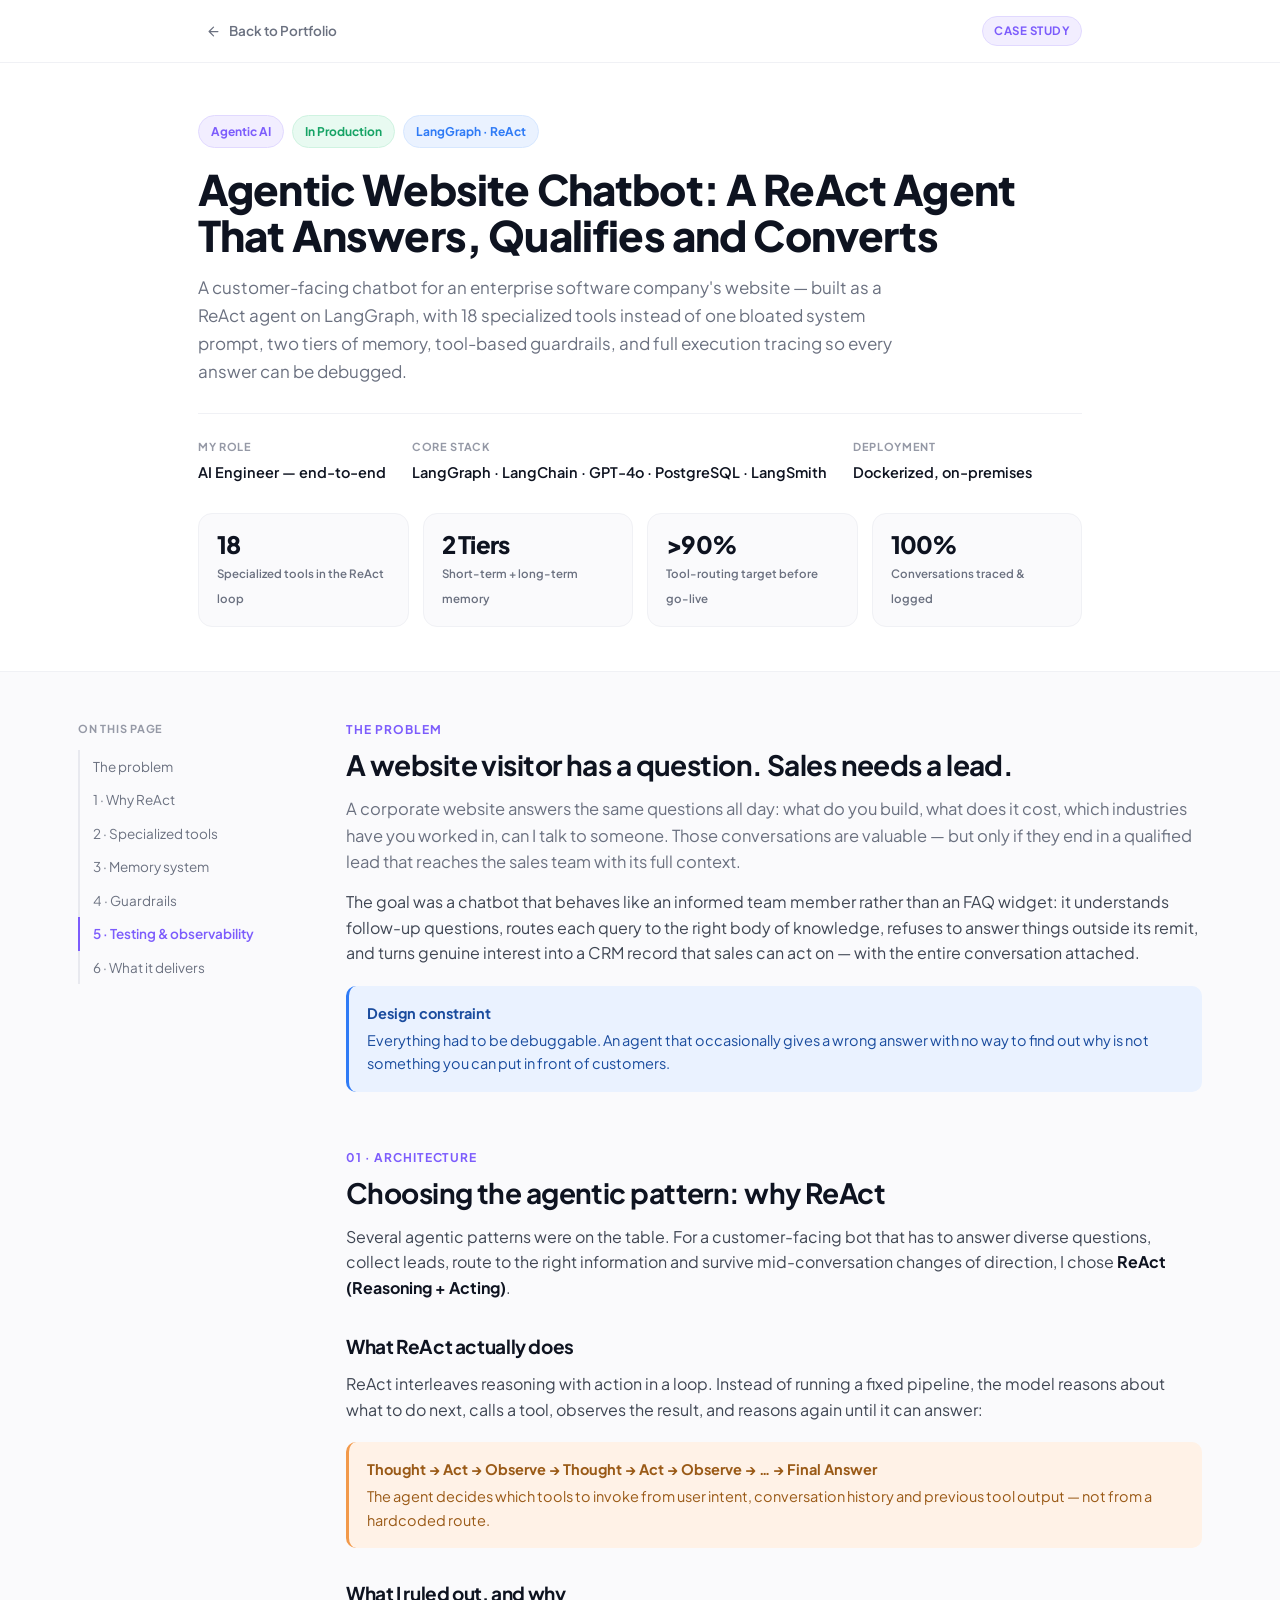
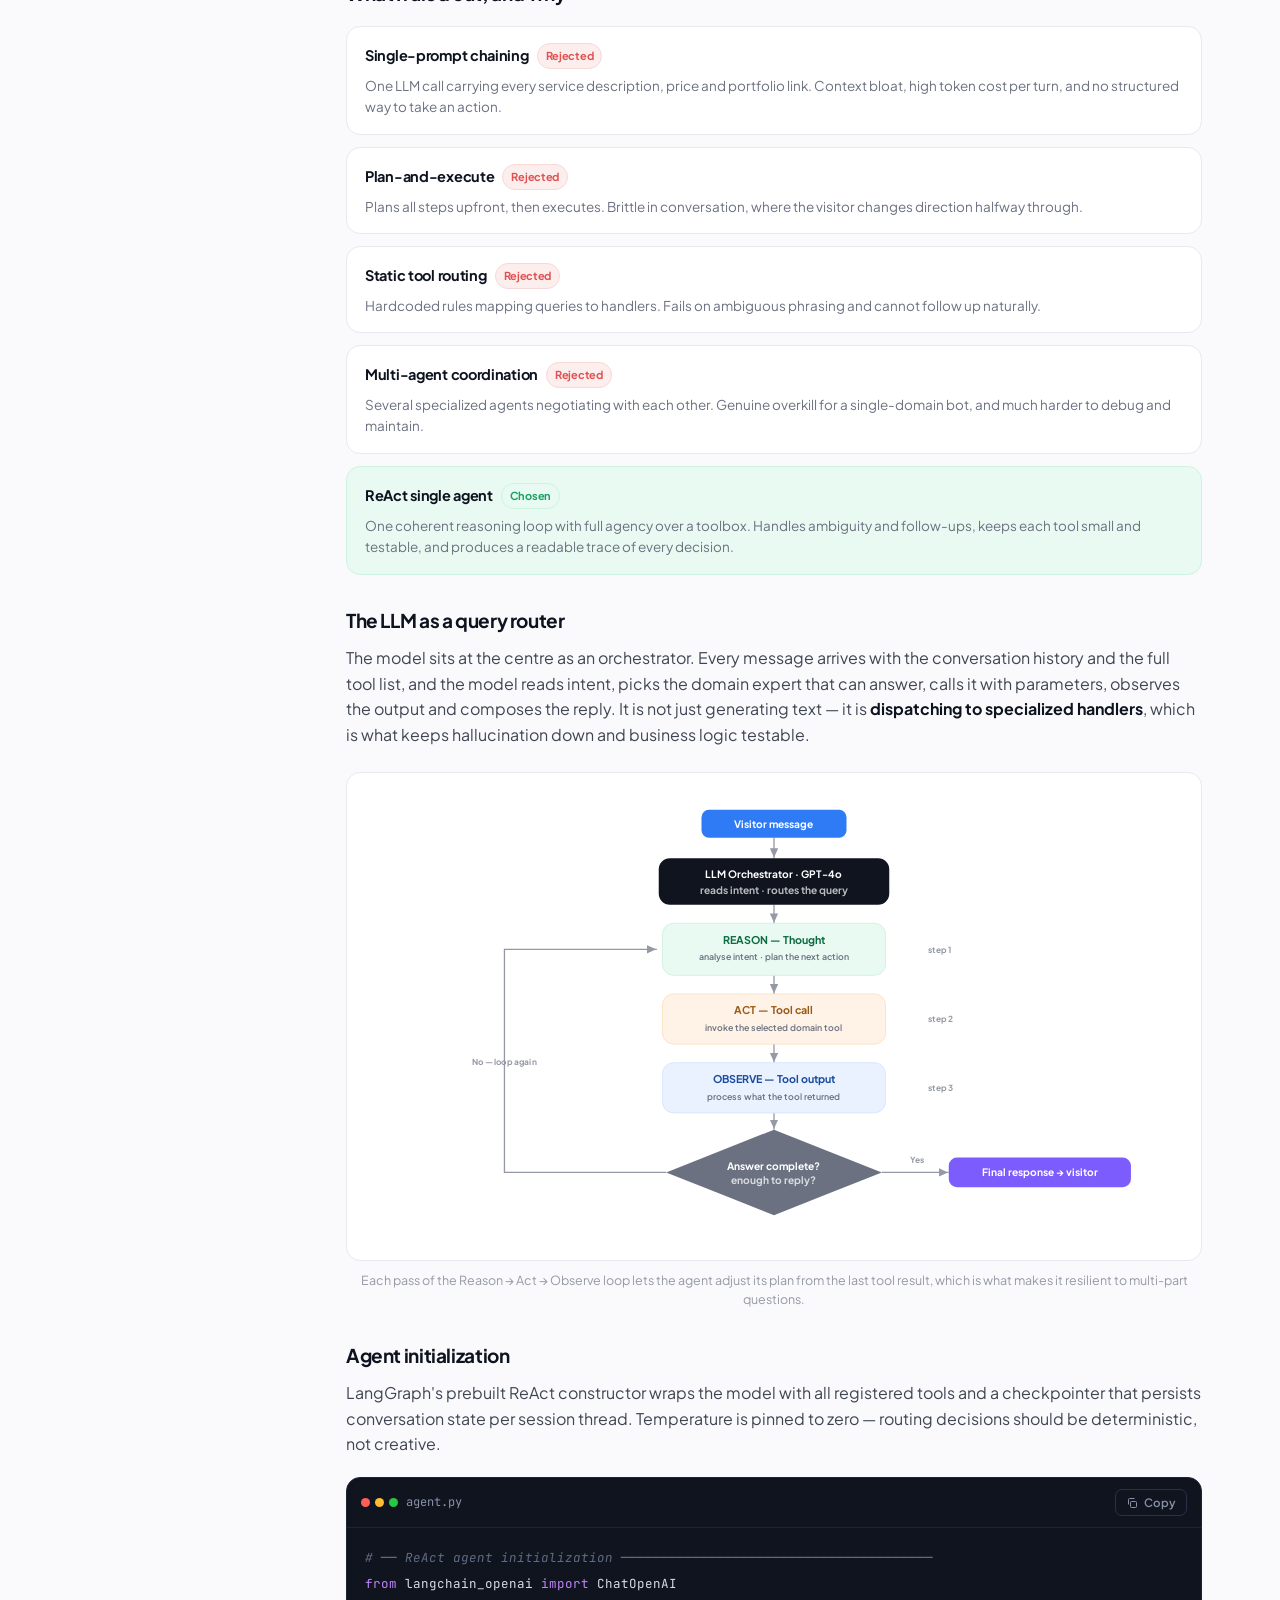
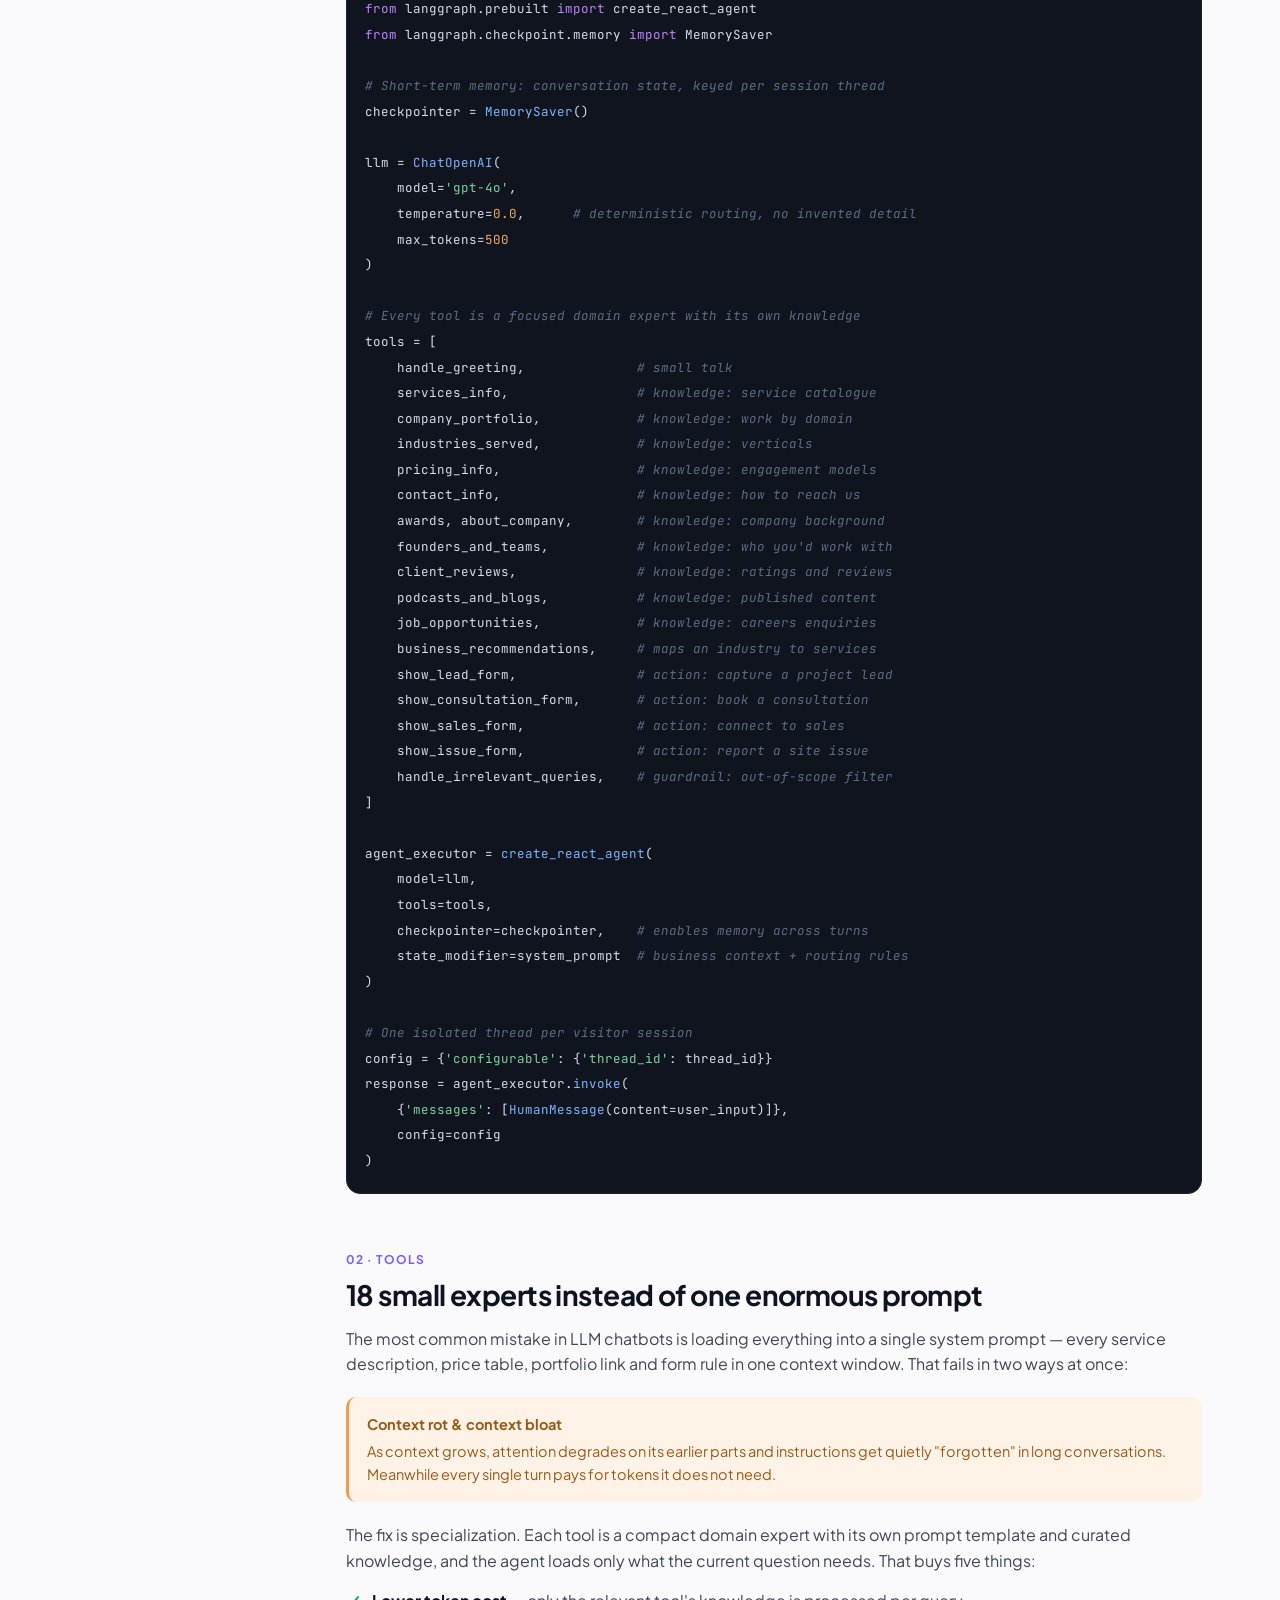
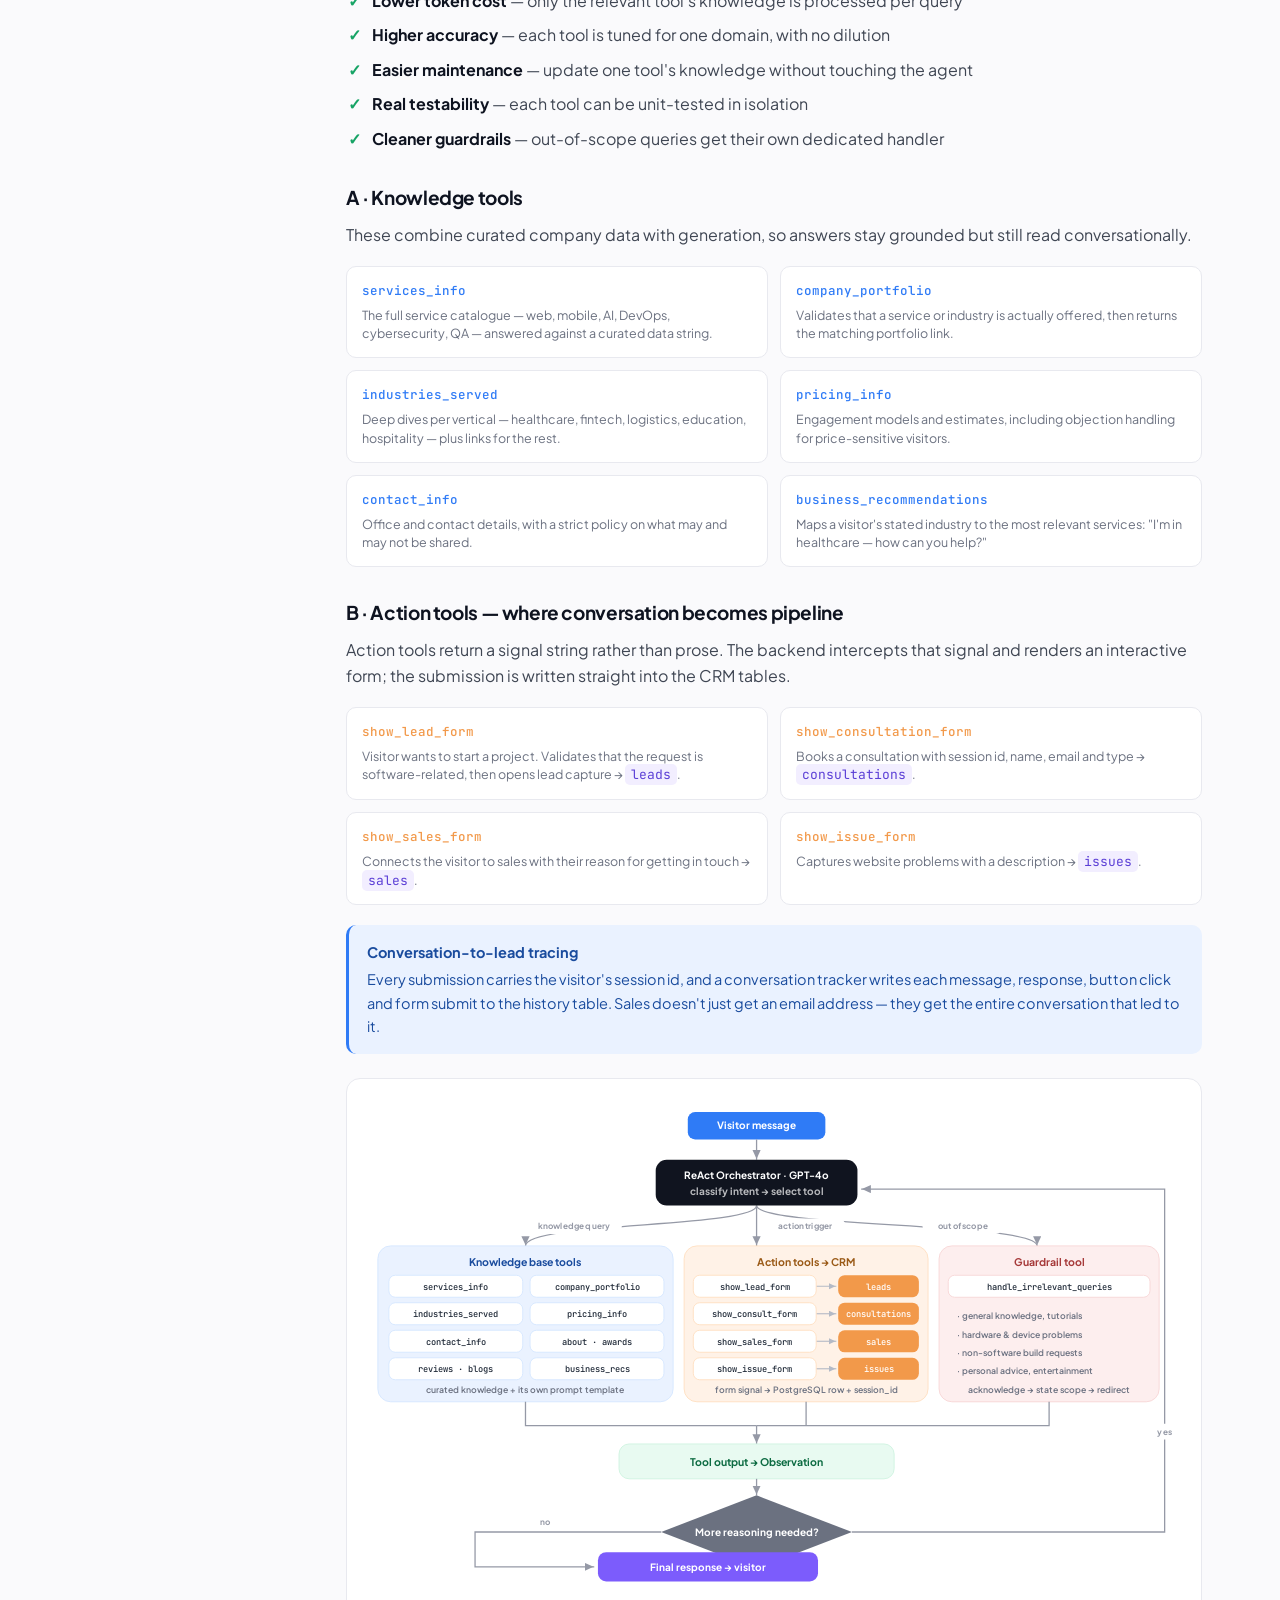
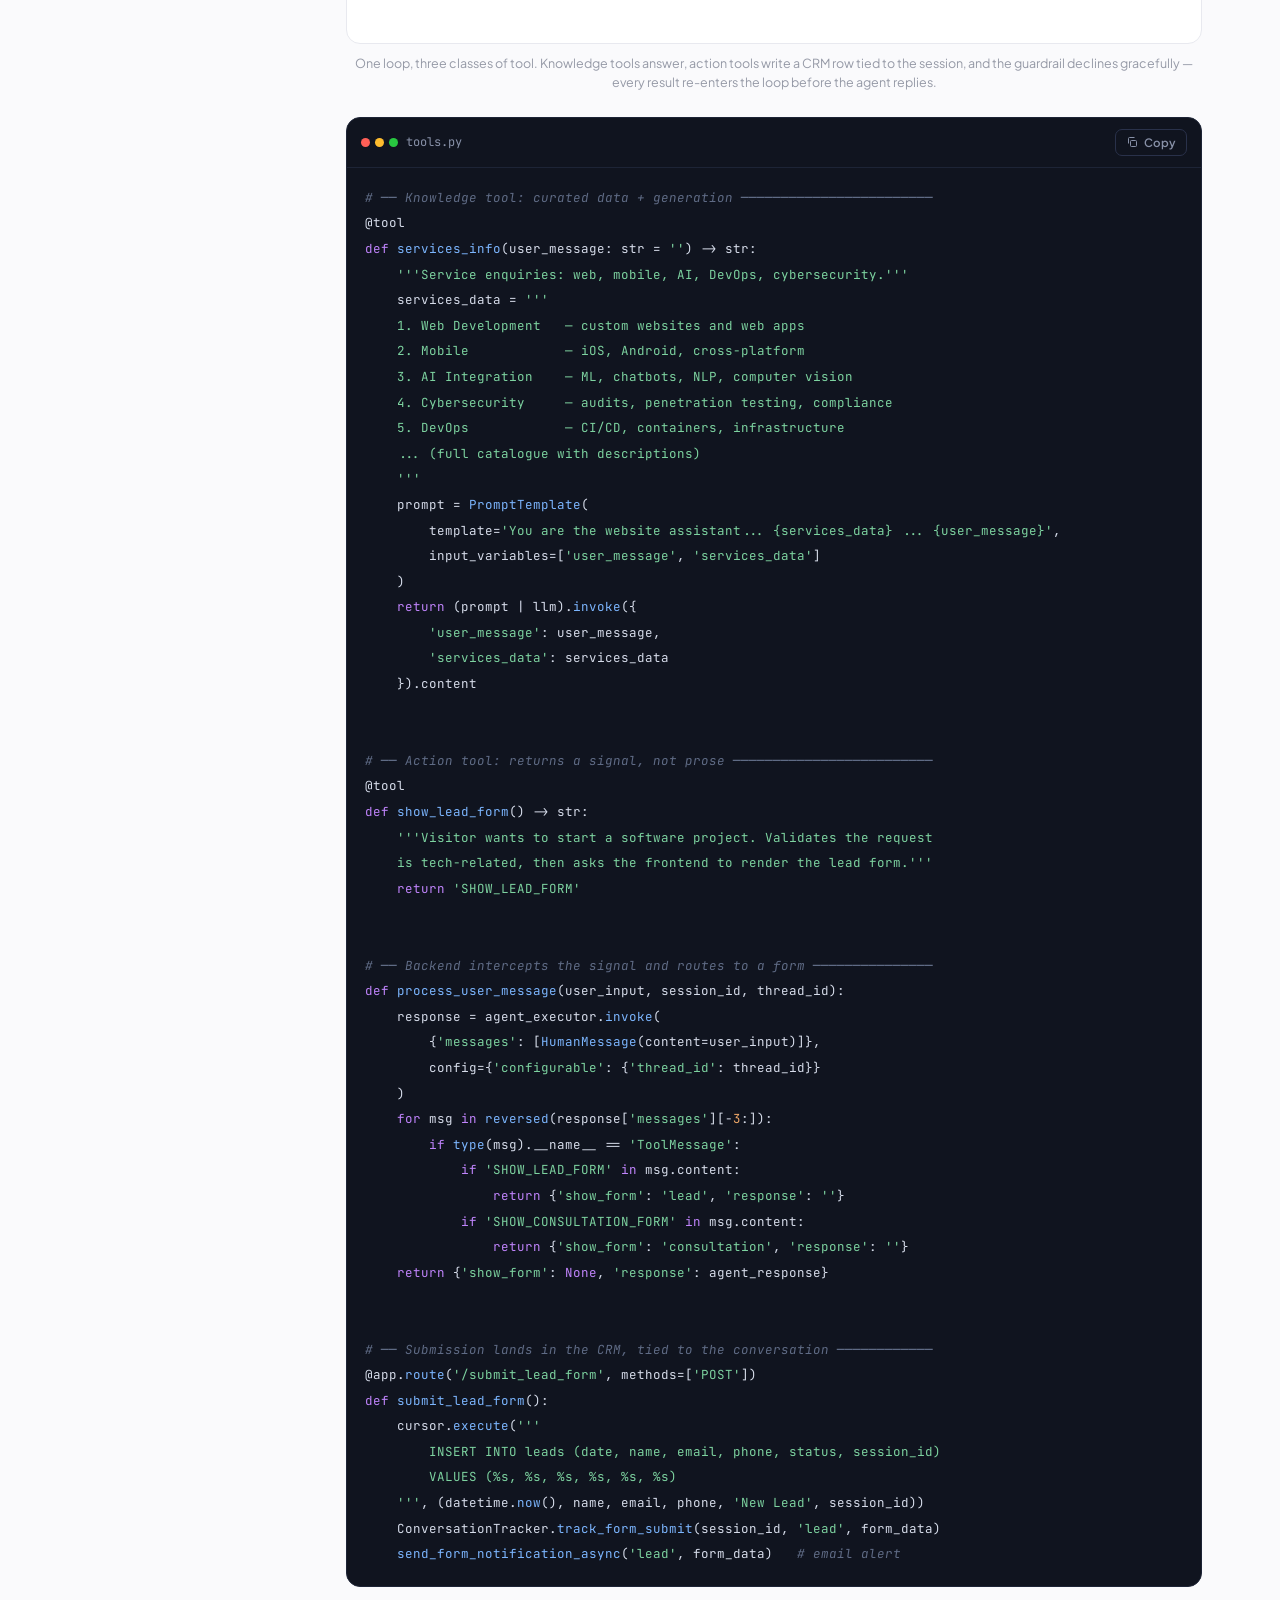
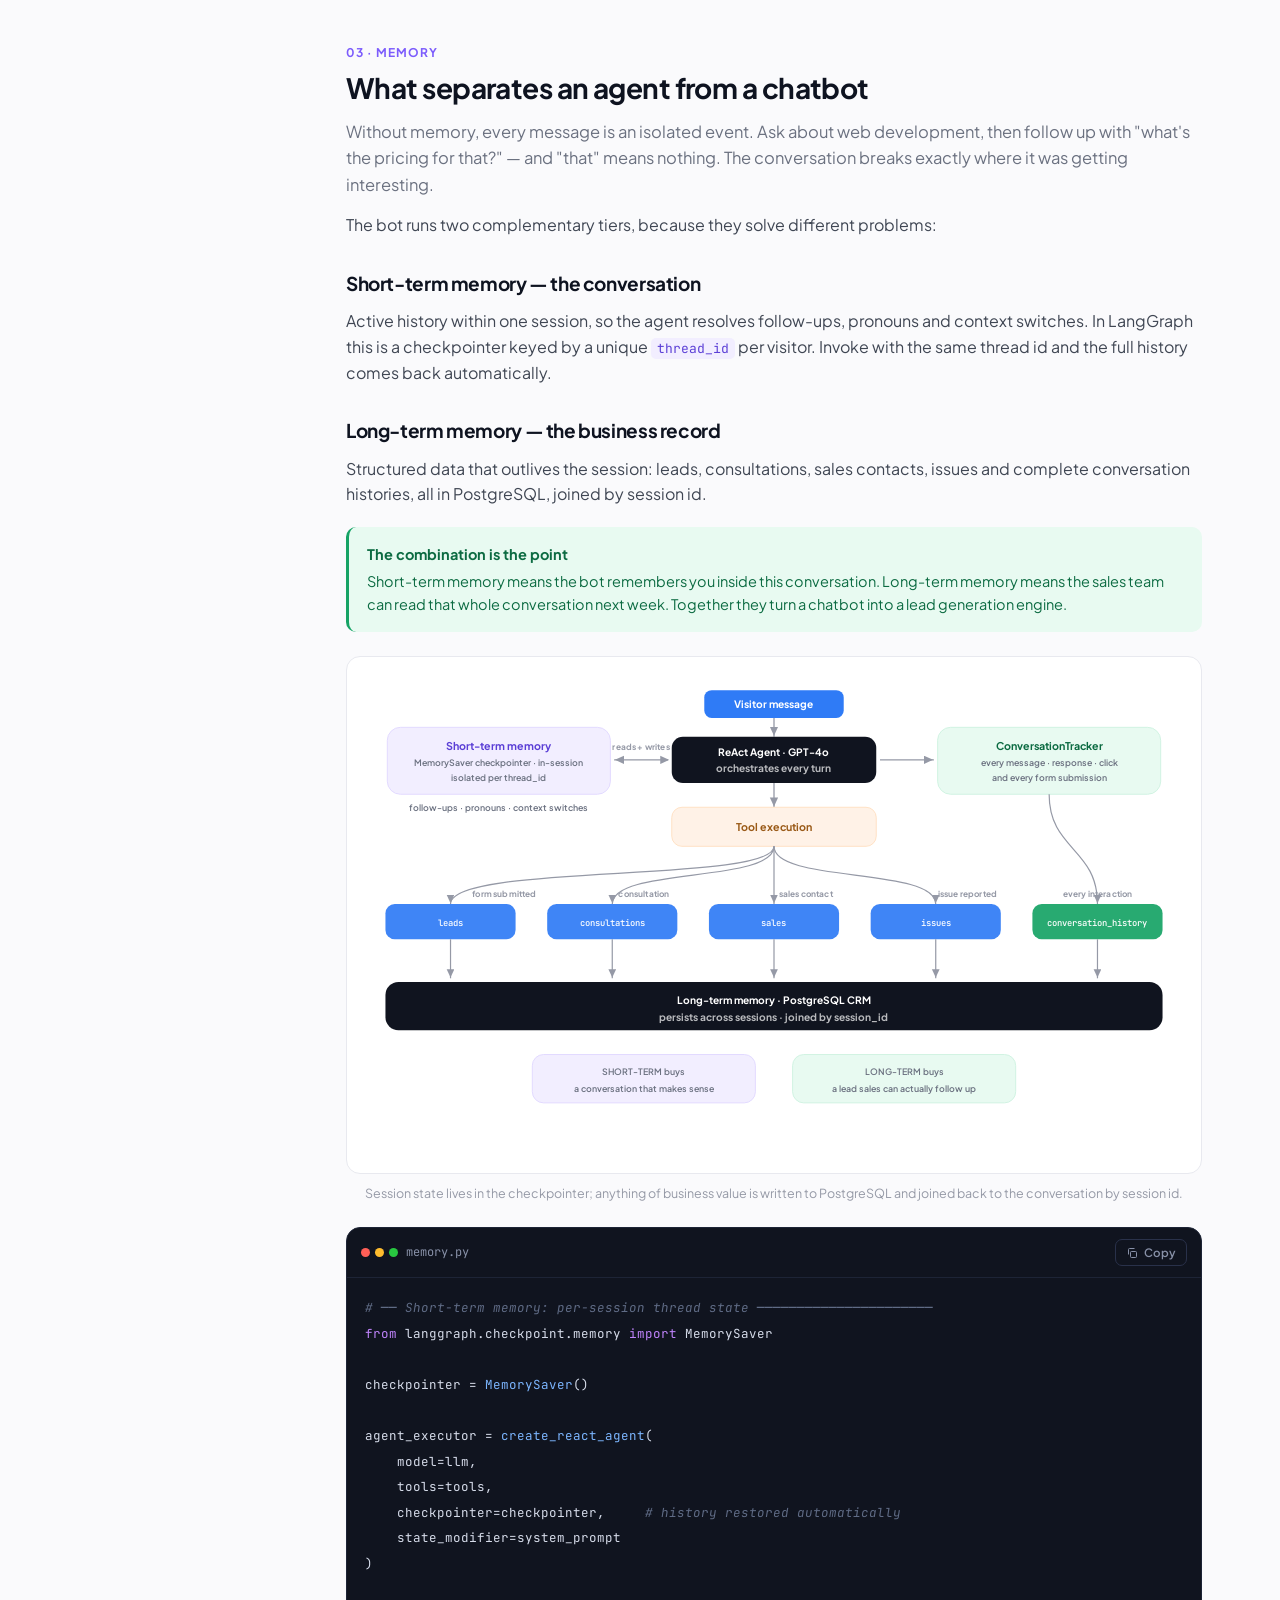
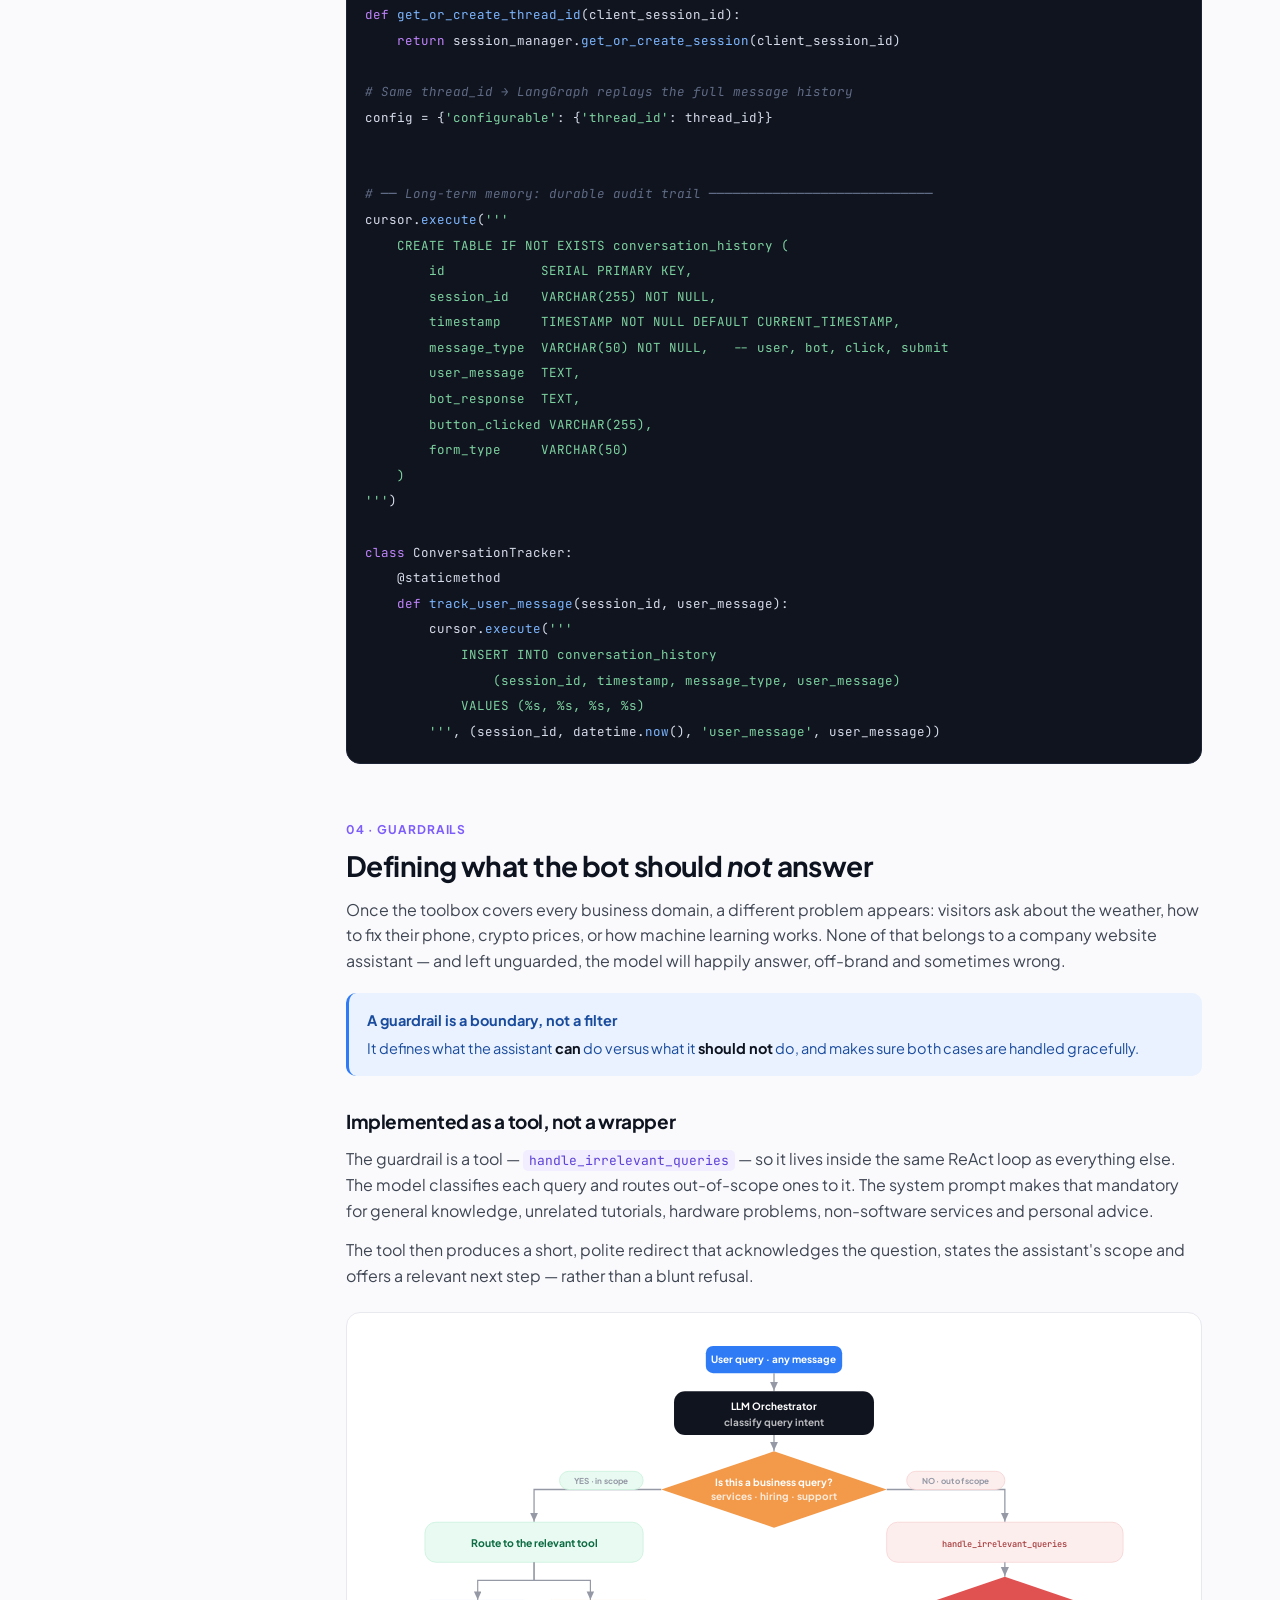
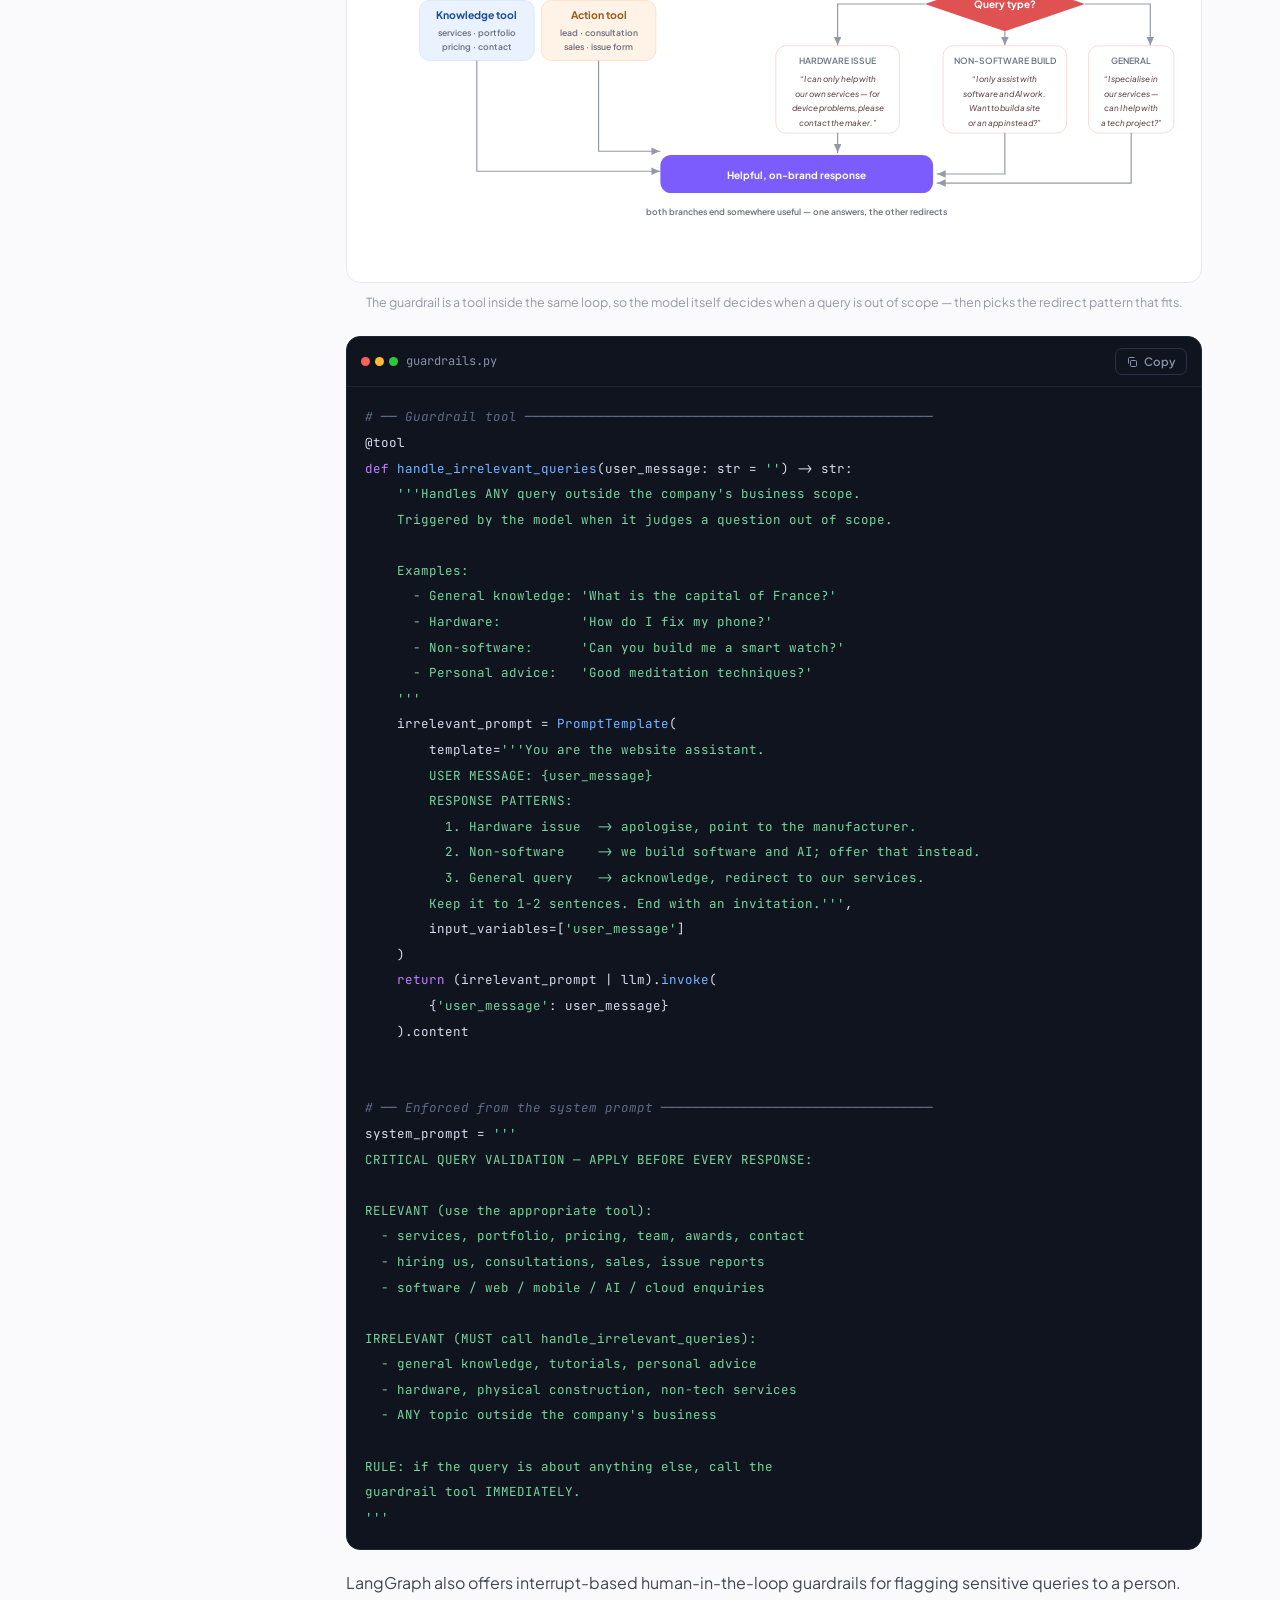
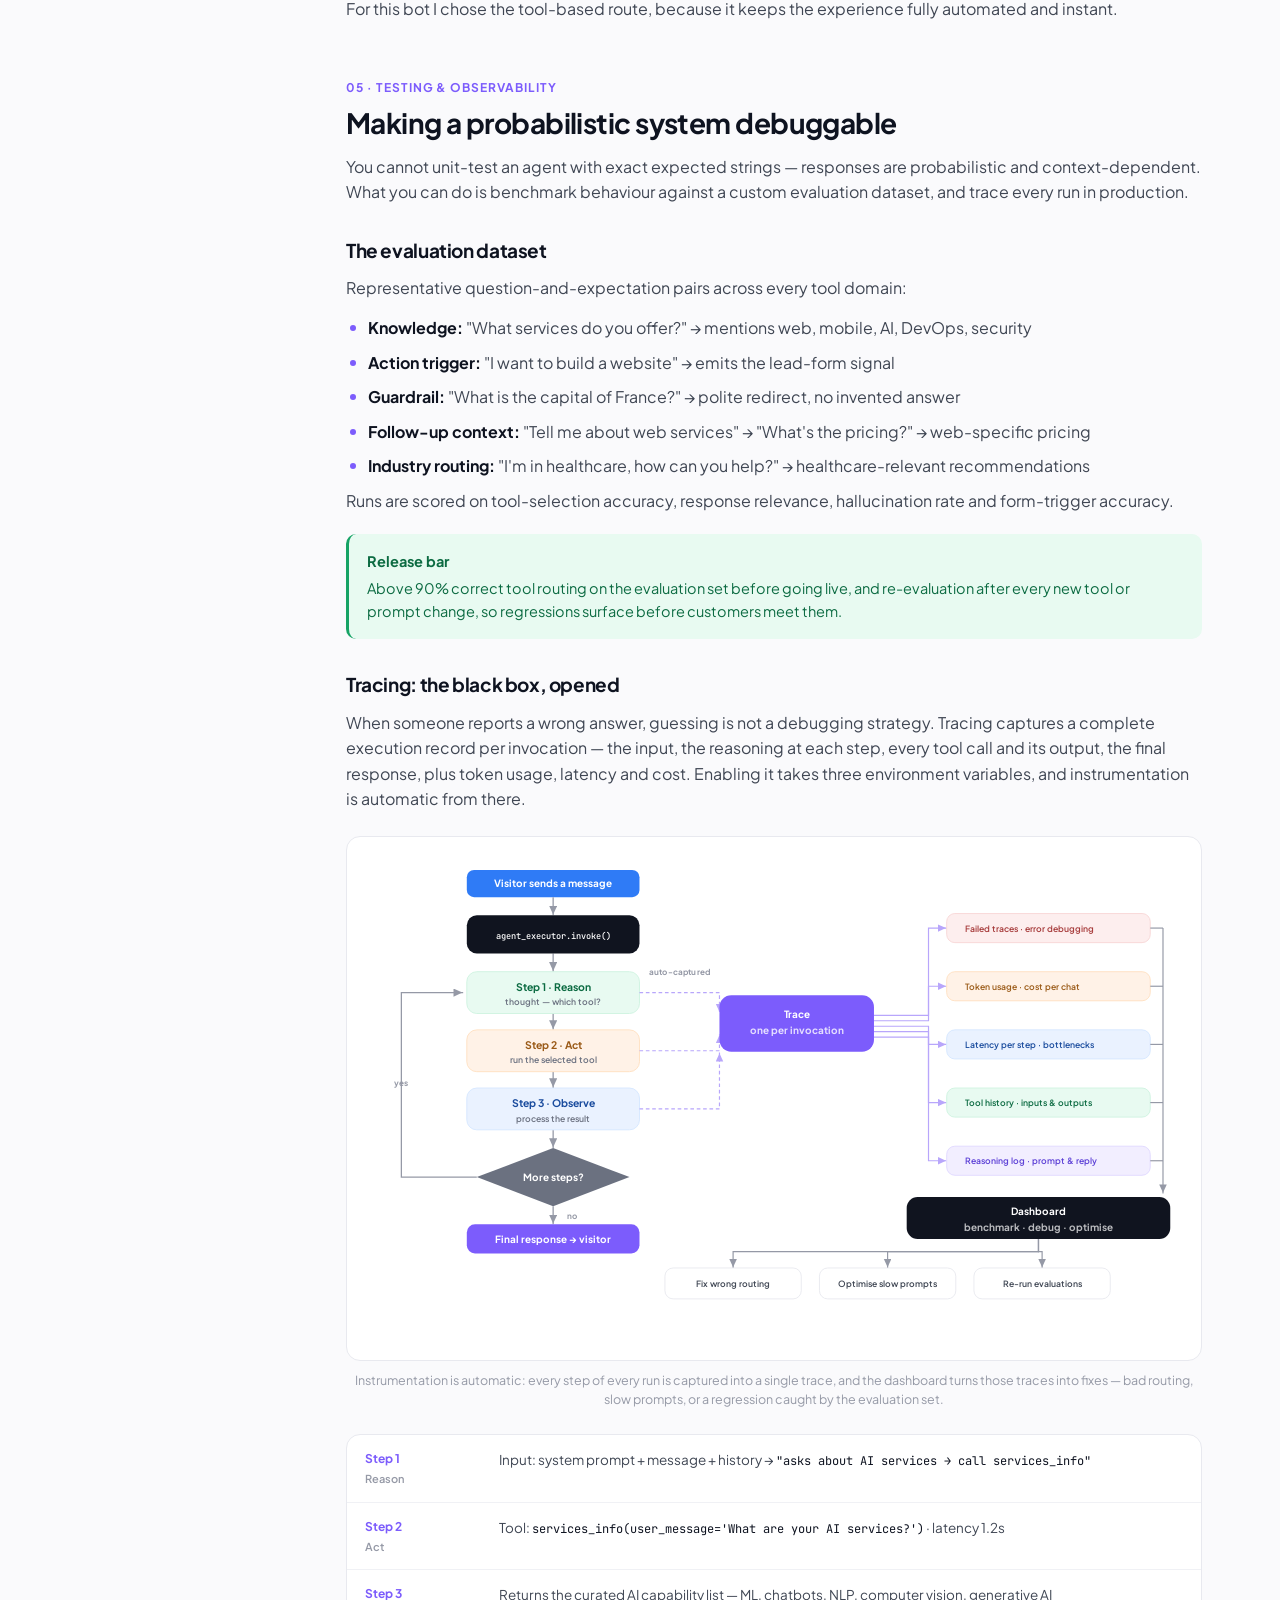
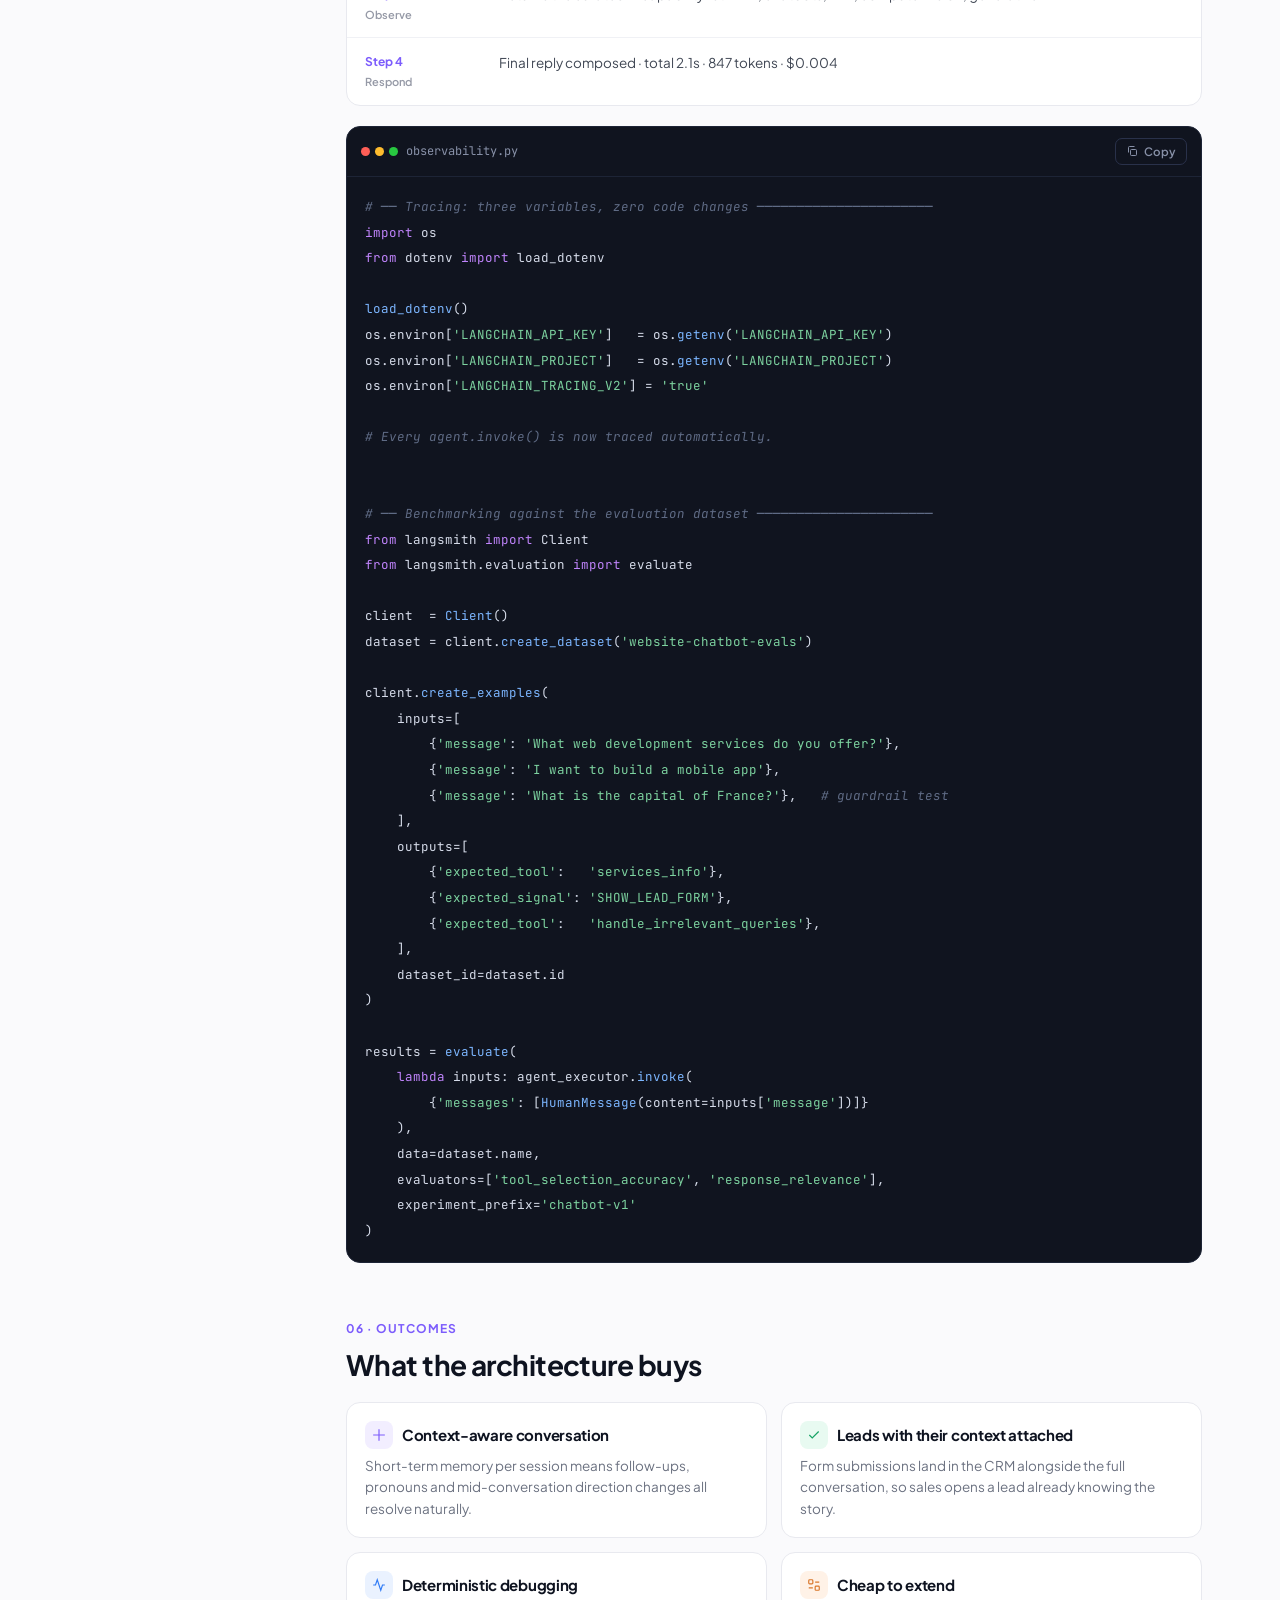
<file: projects/agentic-chatbot.html>
<!DOCTYPE html>
<html lang="en">
<head>
<meta charset="UTF-8">
<meta name="viewport" content="width=device-width, initial-scale=1, viewport-fit=cover">
<title>Agentic Website Chatbot — Architecture Deep Dive | Arqam Ahmed Ansari</title>
<meta name="description" content="How I built a production ReAct agent for an enterprise website: LangGraph orchestration, 18 specialized tools, STM + LTM memory, guardrails and LangSmith observability.">
<link rel="preconnect" href="https://fonts.googleapis.com">
<link rel="preconnect" href="https://fonts.gstatic.com" crossorigin>
<link href="https://fonts.googleapis.com/css2?family=Plus+Jakarta+Sans:wght@400;500;600;700;800&family=JetBrains+Mono:wght@400;500&display=swap" rel="stylesheet">
<link rel="stylesheet" href="../assets/css/case.css">
</head>
<body>

<div class="progress" id="progress"></div>

<nav class="doc-nav">
  <div class="wrap">
    <a class="back-link" href="../index.html#works">
      <svg viewBox="0 0 24 24" fill="none" stroke="currentColor" stroke-width="2" stroke-linecap="round" stroke-linejoin="round"><path d="M19 12H5M12 19l-7-7 7-7"/></svg>
      Back to Portfolio
    </a>
    <div class="nav-actions">
      <span class="nav-tag">Case Study</span>
      <button class="toc-toggle" type="button" id="tocToggle">
        <svg viewBox="0 0 24 24" fill="none" stroke="currentColor" stroke-width="2" stroke-linecap="round"><path d="M3 6h18M3 12h18M3 18h12"/></svg>
        Contents
      </button>
    </div>
  </div>
</nav>

<header class="doc-hero">
  <div class="wrap">
    <div class="kicker-row">
      <span class="kicker k-purple">Agentic AI</span>
      <span class="kicker k-green">In Production</span>
      <span class="kicker k-blue">LangGraph · ReAct</span>
    </div>
    <h1>Agentic Website Chatbot: A ReAct Agent That Answers, Qualifies and Converts</h1>
    <p class="standfirst">A customer-facing chatbot for an enterprise software company's website — built as a ReAct agent on LangGraph, with 18 specialized tools instead of one bloated system prompt, two tiers of memory, tool-based guardrails, and full execution tracing so every answer can be debugged.</p>

    <div class="hero-meta">
      <div><span>My Role</span><b>AI Engineer — end-to-end</b></div>
      <div><span>Core Stack</span><b>LangGraph · LangChain · GPT-4o · PostgreSQL · LangSmith</b></div>
      <div><span>Deployment</span><b>Dockerized, on-premises</b></div>
    </div>

    <div class="stat-strip">
      <div class="stat-box"><b>18</b><span>Specialized tools in the ReAct loop</span></div>
      <div class="stat-box"><b>2 Tiers</b><span>Short-term + long-term memory</span></div>
      <div class="stat-box"><b>&gt;90%</b><span>Tool-routing target before go-live</span></div>
      <div class="stat-box"><b>100%</b><span>Conversations traced &amp; logged</span></div>
    </div>
  </div>
</header>

<div class="doc-body">

  <aside class="toc" id="toc">
    <h5>On this page</h5>
    <a href="#problem" class="active">The problem</a>
    <a href="#architecture">1 · Why ReAct</a>
    <a href="#tools">2 · Specialized tools</a>
    <a href="#memory">3 · Memory system</a>
    <a href="#guardrails">4 · Guardrails</a>
    <a href="#observability">5 · Testing &amp; observability</a>
    <a href="#outcomes">6 · What it delivers</a>
  </aside>

  <article>

    <!-- ================= PROBLEM ================= -->
    <section id="problem">
      <div class="sec-num">The Problem</div>
      <h2>A website visitor has a question. Sales needs a lead.</h2>
      <p class="lead">A corporate website answers the same questions all day: what do you build, what does it cost, which industries have you worked in, can I talk to someone. Those conversations are valuable — but only if they end in a qualified lead that reaches the sales team with its full context.</p>
      <p>The goal was a chatbot that behaves like an informed team member rather than an FAQ widget: it understands follow-up questions, routes each query to the right body of knowledge, refuses to answer things outside its remit, and turns genuine interest into a CRM record that sales can act on — with the entire conversation attached.</p>
      <div class="callout c-blue">
        <b>Design constraint</b>
        Everything had to be debuggable. An agent that occasionally gives a wrong answer with no way to find out why is not something you can put in front of customers.
      </div>
    </section>

    <!-- ================= ARCHITECTURE ================= -->
    <section id="architecture">
      <div class="sec-num">01 · Architecture</div>
      <h2>Choosing the agentic pattern: why ReAct</h2>
      <p>Several agentic patterns were on the table. For a customer-facing bot that has to answer diverse questions, collect leads, route to the right information and survive mid-conversation changes of direction, I chose <strong>ReAct (Reasoning + Acting)</strong>.</p>

      <h3>What ReAct actually does</h3>
      <p>ReAct interleaves reasoning with action in a loop. Instead of running a fixed pipeline, the model reasons about what to do next, calls a tool, observes the result, and reasons again until it can answer:</p>
      <div class="callout c-orange">
        <b>Thought → Act → Observe → Thought → Act → Observe → … → Final Answer</b>
        The agent decides which tools to invoke from user intent, conversation history and previous tool output — not from a hardcoded route.
      </div>

      <h3>What I ruled out, and why</h3>
      <div class="compare">
        <div class="row">
          <h4>Single-prompt chaining <span class="badge-x">Rejected</span></h4>
          <p>One LLM call carrying every service description, price and portfolio link. Context bloat, high token cost per turn, and no structured way to take an action.</p>
        </div>
        <div class="row">
          <h4>Plan-and-execute <span class="badge-x">Rejected</span></h4>
          <p>Plans all steps upfront, then executes. Brittle in conversation, where the visitor changes direction halfway through.</p>
        </div>
        <div class="row">
          <h4>Static tool routing <span class="badge-x">Rejected</span></h4>
          <p>Hardcoded rules mapping queries to handlers. Fails on ambiguous phrasing and cannot follow up naturally.</p>
        </div>
        <div class="row">
          <h4>Multi-agent coordination <span class="badge-x">Rejected</span></h4>
          <p>Several specialized agents negotiating with each other. Genuine overkill for a single-domain bot, and much harder to debug and maintain.</p>
        </div>
        <div class="row picked">
          <h4>ReAct single agent <span class="badge-ok">Chosen</span></h4>
          <p>One coherent reasoning loop with full agency over a toolbox. Handles ambiguity and follow-ups, keeps each tool small and testable, and produces a readable trace of every decision.</p>
        </div>
      </div>

      <h3>The LLM as a query router</h3>
      <p>The model sits at the centre as an orchestrator. Every message arrives with the conversation history and the full tool list, and the model reads intent, picks the domain expert that can answer, calls it with parameters, observes the output and composes the reply. It is not just generating text — it is <strong>dispatching to specialized handlers</strong>, which is what keeps hallucination down and business logic testable.</p>

      <figure>
        <div class="diagram">
          <svg viewBox="0 0 880 470" role="img" aria-label="ReAct flow: a visitor message reaches the orchestrator, which loops through reason, act and observe until the answer is complete, then replies">
            <defs>
              <marker id="ar" markerWidth="9" markerHeight="9" refX="7.6" refY="3.2" orient="auto"><path d="M0 0l7 3.2-7 3.2z" fill="#9599A6"/></marker>
            </defs>

            <g stroke="#9599A6" stroke-width="1.4" fill="none" marker-end="url(#ar)">
              <path d="M440 46v22"/>
              <path d="M440 118v20"/>
              <path d="M440 194v20"/>
              <path d="M440 268v20"/>
              <path d="M440 342v18"/>
              <path d="M556 406h72"/>
            </g>

            <rect x="362" y="16" width="156" height="30" rx="8" fill="#2F7BF6"/>
            <text class="dg-label" x="440" y="35" text-anchor="middle">Visitor message</text>

            <rect x="316" y="68" width="248" height="50" rx="12" fill="#10141F"/>
            <text class="dg-label" x="440" y="89" text-anchor="middle">LLM Orchestrator · GPT-4o</text>
            <text class="dg-label" x="440" y="106" text-anchor="middle" opacity="0.7">reads intent · routes the query</text>

            <rect x="320" y="138" width="240" height="56" rx="12" fill="#E8FAF1" stroke="#CFF3E1"/>
            <text class="dg-title" x="440" y="160" text-anchor="middle" fill="#0C6B42">REASON — Thought</text>
            <text class="dg-small" x="440" y="178" text-anchor="middle" fill="#16A365">analyse intent · plan the next action</text>

            <rect x="320" y="214" width="240" height="54" rx="12" fill="#FFF2E7" stroke="#FFE0C2"/>
            <text class="dg-title" x="440" y="236" text-anchor="middle" fill="#9A5A17">ACT — Tool call</text>
            <text class="dg-small" x="440" y="254" text-anchor="middle" fill="#F2994A">invoke the selected domain tool</text>

            <rect x="320" y="288" width="240" height="54" rx="12" fill="#EAF2FF" stroke="#D6E7FF"/>
            <text class="dg-title" x="440" y="310" text-anchor="middle" fill="#1A4C9E">OBSERVE — Tool output</text>
            <text class="dg-small" x="440" y="328" text-anchor="middle" fill="#2F7BF6">process what the tool returned</text>

            <path d="M440 360l116 46-116 46-116-46z" fill="#6B7180"/>
            <text class="dg-label" x="440" y="403" text-anchor="middle">Answer complete?</text>
            <text class="dg-label" x="440" y="418" text-anchor="middle" opacity="0.75">enough to reply?</text>

            <path d="M324 406H150V166h164" stroke="#9599A6" stroke-width="1.4" fill="none" marker-end="url(#ar)"/>
            <text class="dg-edge" x="150" y="290" text-anchor="middle">No — loop again</text>
            <text class="dg-edge" x="594" y="396" text-anchor="middle">Yes</text>

            <rect x="628" y="390" width="196" height="32" rx="9" fill="#7C5CFC"/>
            <text class="dg-label" x="726" y="410" text-anchor="middle">Final response → visitor</text>

            <g class="dg-edge">
              <text x="606" y="170">step 1</text>
              <text x="606" y="244">step 2</text>
              <text x="606" y="318">step 3</text>
            </g>
          </svg>
        </div>
        <figcaption>Each pass of the Reason → Act → Observe loop lets the agent adjust its plan from the last tool result, which is what makes it resilient to multi-part questions.</figcaption>
      </figure>

      <h3>Agent initialization</h3>
      <p>LangGraph's prebuilt ReAct constructor wraps the model with all registered tools and a checkpointer that persists conversation state per session thread. Temperature is pinned to zero — routing decisions should be deterministic, not creative.</p>

      <div class="code-card">
        <div class="code-top">
          <div class="code-file"><span class="dots"><i style="background:#FF5F57"></i><i style="background:#FEBC2E"></i><i style="background:#28C840"></i></span> agent.py</div>
          <button class="copy-btn" type="button" data-copy>
            <svg viewBox="0 0 24 24" fill="none" stroke="currentColor" stroke-width="2" style="width:12px;height:12px"><rect x="9" y="9" width="12" height="12" rx="2"/><path d="M5 15V5a2 2 0 012-2h10"/></svg>
            <span>Copy</span>
          </button>
        </div>
<pre><code># ── ReAct agent initialization ───────────────────────────────────────
from langchain_openai import ChatOpenAI
from langgraph.prebuilt import create_react_agent
from langgraph.checkpoint.memory import MemorySaver

# Short-term memory: conversation state, keyed per session thread
checkpointer = MemorySaver()

llm = ChatOpenAI(
    model='gpt-4o',
    temperature=0.0,      # deterministic routing, no invented detail
    max_tokens=500
)

# Every tool is a focused domain expert with its own knowledge
tools = [
    handle_greeting,              # small talk
    services_info,                # knowledge: service catalogue
    company_portfolio,            # knowledge: work by domain
    industries_served,            # knowledge: verticals
    pricing_info,                 # knowledge: engagement models
    contact_info,                 # knowledge: how to reach us
    awards, about_company,        # knowledge: company background
    founders_and_teams,           # knowledge: who you'd work with
    client_reviews,               # knowledge: ratings and reviews
    podcasts_and_blogs,           # knowledge: published content
    job_opportunities,            # knowledge: careers enquiries
    business_recommendations,     # maps an industry to services
    show_lead_form,               # action: capture a project lead
    show_consultation_form,       # action: book a consultation
    show_sales_form,              # action: connect to sales
    show_issue_form,              # action: report a site issue
    handle_irrelevant_queries,    # guardrail: out-of-scope filter
]

agent_executor = create_react_agent(
    model=llm,
    tools=tools,
    checkpointer=checkpointer,    # enables memory across turns
    state_modifier=system_prompt  # business context + routing rules
)

# One isolated thread per visitor session
config = {'configurable': {'thread_id': thread_id}}
response = agent_executor.invoke(
    {'messages': [HumanMessage(content=user_input)]},
    config=config
)</code></pre>
      </div>
    </section>

    <!-- ================= TOOLS ================= -->
    <section id="tools">
      <div class="sec-num">02 · Tools</div>
      <h2>18 small experts instead of one enormous prompt</h2>
      <p>The most common mistake in LLM chatbots is loading everything into a single system prompt — every service description, price table, portfolio link and form rule in one context window. That fails in two ways at once:</p>

      <div class="callout c-orange">
        <b>Context rot &amp; context bloat</b>
        As context grows, attention degrades on its earlier parts and instructions get quietly "forgotten" in long conversations. Meanwhile every single turn pays for tokens it does not need.
      </div>

      <p>The fix is specialization. Each tool is a compact domain expert with its own prompt template and curated knowledge, and the agent loads only what the current question needs. That buys five things:</p>
      <ul class="checks">
        <li><strong>Lower token cost</strong> — only the relevant tool's knowledge is processed per query</li>
        <li><strong>Higher accuracy</strong> — each tool is tuned for one domain, with no dilution</li>
        <li><strong>Easier maintenance</strong> — update one tool's knowledge without touching the agent</li>
        <li><strong>Real testability</strong> — each tool can be unit-tested in isolation</li>
        <li><strong>Cleaner guardrails</strong> — out-of-scope queries get their own dedicated handler</li>
      </ul>

      <h3>A · Knowledge tools</h3>
      <p>These combine curated company data with generation, so answers stay grounded but still read conversationally.</p>
      <div class="tool-grid">
        <div class="tool t-knowledge"><b>services_info</b><p>The full service catalogue — web, mobile, AI, DevOps, cybersecurity, QA — answered against a curated data string.</p></div>
        <div class="tool t-knowledge"><b>company_portfolio</b><p>Validates that a service or industry is actually offered, then returns the matching portfolio link.</p></div>
        <div class="tool t-knowledge"><b>industries_served</b><p>Deep dives per vertical — healthcare, fintech, logistics, education, hospitality — plus links for the rest.</p></div>
        <div class="tool t-knowledge"><b>pricing_info</b><p>Engagement models and estimates, including objection handling for price-sensitive visitors.</p></div>
        <div class="tool t-knowledge"><b>contact_info</b><p>Office and contact details, with a strict policy on what may and may not be shared.</p></div>
        <div class="tool t-knowledge"><b>business_recommendations</b><p>Maps a visitor's stated industry to the most relevant services: "I'm in healthcare — how can you help?"</p></div>
      </div>

      <h3>B · Action tools — where conversation becomes pipeline</h3>
      <p>Action tools return a signal string rather than prose. The backend intercepts that signal and renders an interactive form; the submission is written straight into the CRM tables.</p>
      <div class="tool-grid">
        <div class="tool t-action"><b>show_lead_form</b><p>Visitor wants to start a project. Validates that the request is software-related, then opens lead capture → <code class="inline">leads</code>.</p></div>
        <div class="tool t-action"><b>show_consultation_form</b><p>Books a consultation with session id, name, email and type → <code class="inline">consultations</code>.</p></div>
        <div class="tool t-action"><b>show_sales_form</b><p>Connects the visitor to sales with their reason for getting in touch → <code class="inline">sales</code>.</p></div>
        <div class="tool t-action"><b>show_issue_form</b><p>Captures website problems with a description → <code class="inline">issues</code>.</p></div>
      </div>

      <div class="callout c-blue">
        <b>Conversation-to-lead tracing</b>
        Every submission carries the visitor's session id, and a conversation tracker writes each message, response, button click and form submit to the history table. Sales doesn't just get an email address — they get the entire conversation that led to it.
      </div>

      <figure>
        <div class="diagram">
          <svg viewBox="0 0 892 560" role="img" aria-label="Tool connection map: the orchestrator dispatches a knowledge query, an action trigger or an out-of-scope query; action tools write to CRM tables; all tool output returns to the loop before the final answer">
            <defs>
              <marker id="ar2" markerWidth="9" markerHeight="9" refX="7.6" refY="3.2" orient="auto"><path d="M0 0l7 3.2-7 3.2z" fill="#9599A6"/></marker>
              <marker id="ar2s" markerWidth="8" markerHeight="8" refX="6.8" refY="2.8" orient="auto"><path d="M0 0l6 2.8-6 2.8z" fill="#B4BAC6"/></marker>
            </defs>

            <rect x="352" y="12" width="150" height="30" rx="8" fill="#2F7BF6"/>
            <text class="dg-label" x="427" y="31" text-anchor="middle">Visitor message</text>

            <g stroke="#9599A6" stroke-width="1.4" fill="none" marker-end="url(#ar2)">
              <path d="M427 42v22"/>
              <path d="M427 114c0 24-252 18-252 44"/>
              <path d="M427 114v44"/>
              <path d="M427 114c0 24 306 18 306 44"/>
            </g>

            <rect x="317" y="64" width="220" height="50" rx="12" fill="#10141F"/>
            <text class="dg-label" x="427" y="85" text-anchor="middle">ReAct Orchestrator · GPT-4o</text>
            <text class="dg-label" x="427" y="102" text-anchor="middle" opacity="0.7">classify intent → select tool</text>

            <g>
              <rect x="176" y="128" width="104" height="17" rx="8" fill="#fff"/>
              <text class="dg-edge" x="228" y="140" text-anchor="middle">knowledge query</text>
              <rect x="436" y="128" width="88" height="17" rx="8" fill="#fff"/>
              <text class="dg-edge" x="480" y="140" text-anchor="middle">action trigger</text>
              <rect x="608" y="128" width="88" height="17" rx="8" fill="#fff"/>
              <text class="dg-edge" x="652" y="140" text-anchor="middle">out of scope</text>
            </g>

            <!-- knowledge tools -->
            <rect x="14" y="158" width="322" height="170" rx="14" fill="#EAF2FF" stroke="#D6E7FF"/>
            <text class="dg-title" x="175" y="180" text-anchor="middle" fill="#1A4C9E">Knowledge base tools</text>
            <g class="dg-mono" fill="#1F2937">
              <rect x="26" y="190" width="146" height="24" rx="7" fill="#fff" stroke="#D6E7FF"/><text x="99" y="206" text-anchor="middle">services_info</text>
              <rect x="180" y="190" width="146" height="24" rx="7" fill="#fff" stroke="#D6E7FF"/><text x="253" y="206" text-anchor="middle">company_portfolio</text>
              <rect x="26" y="220" width="146" height="24" rx="7" fill="#fff" stroke="#D6E7FF"/><text x="99" y="236" text-anchor="middle">industries_served</text>
              <rect x="180" y="220" width="146" height="24" rx="7" fill="#fff" stroke="#D6E7FF"/><text x="253" y="236" text-anchor="middle">pricing_info</text>
              <rect x="26" y="250" width="146" height="24" rx="7" fill="#fff" stroke="#D6E7FF"/><text x="99" y="266" text-anchor="middle">contact_info</text>
              <rect x="180" y="250" width="146" height="24" rx="7" fill="#fff" stroke="#D6E7FF"/><text x="253" y="266" text-anchor="middle">about · awards</text>
              <rect x="26" y="280" width="146" height="24" rx="7" fill="#fff" stroke="#D6E7FF"/><text x="99" y="296" text-anchor="middle">reviews · blogs</text>
              <rect x="180" y="280" width="146" height="24" rx="7" fill="#fff" stroke="#D6E7FF"/><text x="253" y="296" text-anchor="middle">business_recs</text>
            </g>
            <text class="dg-small" x="175" y="318" text-anchor="middle" fill="#2F7BF6">curated knowledge + its own prompt template</text>

            <!-- action tools -->
            <rect x="348" y="158" width="266" height="170" rx="14" fill="#FFF2E7" stroke="#FFE0C2"/>
            <text class="dg-title" x="481" y="180" text-anchor="middle" fill="#9A5A17">Action tools → CRM</text>
            <g stroke="#B4BAC6" stroke-width="1.2" fill="none" marker-end="url(#ar2s)">
              <path d="M492 202h22"/><path d="M492 232h22"/><path d="M492 262h22"/><path d="M492 292h22"/>
            </g>
            <g class="dg-mono" fill="#1F2937">
              <rect x="358" y="190" width="134" height="24" rx="7" fill="#fff" stroke="#FFE0C2"/><text x="425" y="206" text-anchor="middle">show_lead_form</text>
              <rect x="358" y="220" width="134" height="24" rx="7" fill="#fff" stroke="#FFE0C2"/><text x="425" y="236" text-anchor="middle">show_consult_form</text>
              <rect x="358" y="250" width="134" height="24" rx="7" fill="#fff" stroke="#FFE0C2"/><text x="425" y="266" text-anchor="middle">show_sales_form</text>
              <rect x="358" y="280" width="134" height="24" rx="7" fill="#fff" stroke="#FFE0C2"/><text x="425" y="296" text-anchor="middle">show_issue_form</text>
            </g>
            <g class="dg-mono" fill="#fff">
              <rect x="516" y="190" width="88" height="24" rx="7" fill="#F2994A"/><text x="560" y="206" text-anchor="middle">leads</text>
              <rect x="516" y="220" width="88" height="24" rx="7" fill="#F2994A"/><text x="560" y="236" text-anchor="middle">consultations</text>
              <rect x="516" y="250" width="88" height="24" rx="7" fill="#F2994A"/><text x="560" y="266" text-anchor="middle">sales</text>
              <rect x="516" y="280" width="88" height="24" rx="7" fill="#F2994A"/><text x="560" y="296" text-anchor="middle">issues</text>
            </g>
            <text class="dg-small" x="481" y="318" text-anchor="middle" fill="#D9772B">form signal → PostgreSQL row + session_id</text>

            <!-- guardrail -->
            <rect x="626" y="158" width="240" height="170" rx="14" fill="#FDEEEE" stroke="#F8D7D7"/>
            <text class="dg-title" x="746" y="180" text-anchor="middle" fill="#A63A3A">Guardrail tool</text>
            <rect x="636" y="190" width="220" height="24" rx="7" fill="#fff" stroke="#F8D7D7"/>
            <text class="dg-mono" x="746" y="206" text-anchor="middle" fill="#1F2937">handle_irrelevant_queries</text>
            <g class="dg-small" fill="#8A5252">
              <text x="646" y="238">· general knowledge, tutorials</text>
              <text x="646" y="258">· hardware &amp; device problems</text>
              <text x="646" y="278">· non-software build requests</text>
              <text x="646" y="298">· personal advice, entertainment</text>
            </g>
            <text class="dg-small" x="746" y="318" text-anchor="middle" fill="#E05252">acknowledge → state scope → redirect</text>

            <!-- observation -->
            <g stroke="#9599A6" stroke-width="1.4" fill="none">
              <path d="M175 328v26h252"/>
              <path d="M481 328v26"/>
              <path d="M746 328v26H427"/>
              <path d="M427 354v20" marker-end="url(#ar2)"/>
            </g>
            <rect x="277" y="374" width="300" height="38" rx="11" fill="#E8FAF1" stroke="#CFF3E1"/>
            <text class="dg-title" x="427" y="398" text-anchor="middle" fill="#0C6B42">Tool output → Observation</text>

            <path d="M427 412v18" stroke="#9599A6" stroke-width="1.4" fill="none" marker-end="url(#ar2)"/>
            <path d="M427 430l104 40-104 40-104-40z" fill="#6B7180"/>
            <text class="dg-label" x="427" y="474" text-anchor="middle">More reasoning needed?</text>

            <path d="M531 470h341V96H541" stroke="#9599A6" stroke-width="1.4" fill="none" marker-end="url(#ar2)"/>
            <rect x="858" y="352" width="28" height="17" rx="8" fill="#fff"/>
            <text class="dg-edge" x="872" y="364" text-anchor="middle">yes</text>

            <path d="M323 470H120v38h130" stroke="#9599A6" stroke-width="1.4" fill="none" marker-end="url(#ar2)"/>
            <text class="dg-edge" x="196" y="462" text-anchor="middle">no</text>
            <rect x="254" y="492" width="240" height="32" rx="9" fill="#7C5CFC"/>
            <text class="dg-label" x="374" y="512" text-anchor="middle">Final response → visitor</text>
          </svg>
        </div>
        <figcaption>One loop, three classes of tool. Knowledge tools answer, action tools write a CRM row tied to the session, and the guardrail declines gracefully — every result re-enters the loop before the agent replies.</figcaption>
      </figure>

      <div class="code-card">
        <div class="code-top">
          <div class="code-file"><span class="dots"><i style="background:#FF5F57"></i><i style="background:#FEBC2E"></i><i style="background:#28C840"></i></span> tools.py</div>
          <button class="copy-btn" type="button" data-copy>
            <svg viewBox="0 0 24 24" fill="none" stroke="currentColor" stroke-width="2" style="width:12px;height:12px"><rect x="9" y="9" width="12" height="12" rx="2"/><path d="M5 15V5a2 2 0 012-2h10"/></svg>
            <span>Copy</span>
          </button>
        </div>
<pre><code># ── Knowledge tool: curated data + generation ────────────────────────
@tool
def services_info(user_message: str = '') -> str:
    '''Service enquiries: web, mobile, AI, DevOps, cybersecurity.'''
    services_data = '''
    1. Web Development   — custom websites and web apps
    2. Mobile            — iOS, Android, cross-platform
    3. AI Integration    — ML, chatbots, NLP, computer vision
    4. Cybersecurity     — audits, penetration testing, compliance
    5. DevOps            — CI/CD, containers, infrastructure
    ... (full catalogue with descriptions)
    '''
    prompt = PromptTemplate(
        template='You are the website assistant... {services_data} ... {user_message}',
        input_variables=['user_message', 'services_data']
    )
    return (prompt | llm).invoke({
        'user_message': user_message,
        'services_data': services_data
    }).content


# ── Action tool: returns a signal, not prose ─────────────────────────
@tool
def show_lead_form() -> str:
    '''Visitor wants to start a software project. Validates the request
    is tech-related, then asks the frontend to render the lead form.'''
    return 'SHOW_LEAD_FORM'


# ── Backend intercepts the signal and routes to a form ───────────────
def process_user_message(user_input, session_id, thread_id):
    response = agent_executor.invoke(
        {'messages': [HumanMessage(content=user_input)]},
        config={'configurable': {'thread_id': thread_id}}
    )
    for msg in reversed(response['messages'][-3:]):
        if type(msg).__name__ == 'ToolMessage':
            if 'SHOW_LEAD_FORM' in msg.content:
                return {'show_form': 'lead', 'response': ''}
            if 'SHOW_CONSULTATION_FORM' in msg.content:
                return {'show_form': 'consultation', 'response': ''}
    return {'show_form': None, 'response': agent_response}


# ── Submission lands in the CRM, tied to the conversation ────────────
@app.route('/submit_lead_form', methods=['POST'])
def submit_lead_form():
    cursor.execute('''
        INSERT INTO leads (date, name, email, phone, status, session_id)
        VALUES (%s, %s, %s, %s, %s, %s)
    ''', (datetime.now(), name, email, phone, 'New Lead', session_id))
    ConversationTracker.track_form_submit(session_id, 'lead', form_data)
    send_form_notification_async('lead', form_data)   # email alert</code></pre>
      </div>
    </section>

    <!-- ================= MEMORY ================= -->
    <section id="memory">
      <div class="sec-num">03 · Memory</div>
      <h2>What separates an agent from a chatbot</h2>
      <p class="lead">Without memory, every message is an isolated event. Ask about web development, then follow up with "what's the pricing for that?" — and "that" means nothing. The conversation breaks exactly where it was getting interesting.</p>
      <p>The bot runs two complementary tiers, because they solve different problems:</p>

      <h3>Short-term memory — the conversation</h3>
      <p>Active history within one session, so the agent resolves follow-ups, pronouns and context switches. In LangGraph this is a checkpointer keyed by a unique <code class="inline">thread_id</code> per visitor. Invoke with the same thread id and the full history comes back automatically.</p>

      <h3>Long-term memory — the business record</h3>
      <p>Structured data that outlives the session: leads, consultations, sales contacts, issues and complete conversation histories, all in PostgreSQL, joined by session id.</p>

      <div class="callout c-green">
        <b>The combination is the point</b>
        Short-term memory means the bot remembers you inside this conversation. Long-term memory means the sales team can read that whole conversation next week. Together they turn a chatbot into a lead generation engine.
      </div>

      <figure>
        <div class="diagram">
          <svg viewBox="0 0 880 500" role="img" aria-label="Memory system: short-term memory holds per-thread conversation state, tool execution and the conversation tracker write leads, consultations, sales, issues and full history into PostgreSQL long-term memory">
            <defs>
              <marker id="ar3" markerWidth="9" markerHeight="9" refX="7.6" refY="3.2" orient="auto"><path d="M0 0l7 3.2-7 3.2z" fill="#9599A6"/></marker>
              <marker id="ar3b" markerWidth="9" markerHeight="9" refX="1" refY="3.2" orient="auto"><path d="M7 0L0 3.2 7 6.4z" fill="#9599A6"/></marker>
            </defs>

            <rect x="365" y="12" width="150" height="30" rx="8" fill="#2F7BF6"/>
            <text class="dg-label" x="440" y="31" text-anchor="middle">Visitor message</text>
            <path d="M440 42v20" stroke="#9599A6" stroke-width="1.4" fill="none" marker-end="url(#ar3)"/>

            <rect x="330" y="62" width="220" height="50" rx="12" fill="#10141F"/>
            <text class="dg-label" x="440" y="83" text-anchor="middle">ReAct Agent · GPT-4o</text>
            <text class="dg-label" x="440" y="100" text-anchor="middle" opacity="0.7">orchestrates every turn</text>

            <!-- STM -->
            <path d="M326 87H268" stroke="#9599A6" stroke-width="1.4" fill="none" marker-end="url(#ar3)" marker-start="url(#ar3b)"/>
            <rect x="266" y="64" width="62" height="16" rx="8" fill="#fff"/>
            <text class="dg-edge" x="297" y="76" text-anchor="middle">reads + writes</text>
            <rect x="24" y="52" width="240" height="72" rx="14" fill="#F2EEFF" stroke="#E1D9FF"/>
            <text class="dg-title" x="144" y="76" text-anchor="middle" fill="#5B3FD6">Short-term memory</text>
            <text class="dg-small" x="144" y="94" text-anchor="middle" fill="#7C5CFC">MemorySaver checkpointer · in-session</text>
            <text class="dg-small" x="144" y="110" text-anchor="middle" fill="#7C5CFC">isolated per thread_id</text>
            <text class="dg-small" x="144" y="142" text-anchor="middle">follow-ups · pronouns · context switches</text>

            <!-- tracker -->
            <path d="M554 87h58" stroke="#9599A6" stroke-width="1.4" fill="none" marker-end="url(#ar3)"/>
            <rect x="616" y="52" width="240" height="72" rx="14" fill="#E8FAF1" stroke="#CFF3E1"/>
            <text class="dg-title" x="736" y="76" text-anchor="middle" fill="#0C6B42">ConversationTracker</text>
            <text class="dg-small" x="736" y="94" text-anchor="middle" fill="#16A365">every message · response · click</text>
            <text class="dg-small" x="736" y="110" text-anchor="middle" fill="#16A365">and every form submission</text>

            <!-- tool execution -->
            <path d="M440 112v26" stroke="#9599A6" stroke-width="1.4" fill="none" marker-end="url(#ar3)"/>
            <rect x="330" y="138" width="220" height="42" rx="11" fill="#FFF2E7" stroke="#FFE0C2"/>
            <text class="dg-title" x="440" y="164" text-anchor="middle" fill="#9A5A17">Tool execution</text>

            <g stroke="#9599A6" stroke-width="1.3" fill="none" marker-end="url(#ar3)">
              <path d="M440 180c0 40-348 18-348 62"/>
              <path d="M440 180c0 40-174 22-174 62"/>
              <path d="M440 180v62"/>
              <path d="M440 180c0 40 174 22 174 62"/>
              <path d="M736 124c0 60 52 58 52 118"/>
            </g>

            <g class="dg-edge" text-anchor="middle">
              <text x="150" y="234">form submitted</text>
              <text x="300" y="234">consultation</text>
              <text x="474" y="234">sales contact</text>
              <text x="648" y="234">issue reported</text>
              <text x="788" y="234">every interaction</text>
            </g>

            <g class="dg-mono" fill="#fff" text-anchor="middle">
              <rect x="22" y="242" width="140" height="38" rx="10" fill="#2F7BF6" opacity="0.92"/><text x="92" y="266">leads</text>
              <rect x="196" y="242" width="140" height="38" rx="10" fill="#2F7BF6" opacity="0.92"/><text x="266" y="266">consultations</text>
              <rect x="370" y="242" width="140" height="38" rx="10" fill="#2F7BF6" opacity="0.92"/><text x="440" y="266">sales</text>
              <rect x="544" y="242" width="140" height="38" rx="10" fill="#2F7BF6" opacity="0.92"/><text x="614" y="266">issues</text>
              <rect x="718" y="242" width="140" height="38" rx="10" fill="#16A365" opacity="0.92"/><text x="788" y="266">conversation_history</text>
            </g>

            <g stroke="#9599A6" stroke-width="1.3" fill="none" marker-end="url(#ar3)">
              <path d="M92 280v42"/>
              <path d="M266 280v42"/>
              <path d="M440 280v42"/>
              <path d="M614 280v42"/>
              <path d="M788 280v42"/>
            </g>

            <rect x="22" y="326" width="836" height="52" rx="14" fill="#10141F"/>
            <text class="dg-label" x="440" y="350" text-anchor="middle">Long-term memory · PostgreSQL CRM</text>
            <text class="dg-label" x="440" y="368" text-anchor="middle" opacity="0.7">persists across sessions · joined by session_id</text>

            <rect x="180" y="404" width="240" height="52" rx="12" fill="#F2EEFF" stroke="#E1D9FF"/>
            <text class="dg-small" x="300" y="426" text-anchor="middle" fill="#5B3FD6">SHORT-TERM buys</text>
            <text class="dg-small" x="300" y="444" text-anchor="middle" fill="#7C5CFC">a conversation that makes sense</text>

            <rect x="460" y="404" width="240" height="52" rx="12" fill="#E8FAF1" stroke="#CFF3E1"/>
            <text class="dg-small" x="580" y="426" text-anchor="middle" fill="#0C6B42">LONG-TERM buys</text>
            <text class="dg-small" x="580" y="444" text-anchor="middle" fill="#16A365">a lead sales can actually follow up</text>
          </svg>
        </div>
        <figcaption>Session state lives in the checkpointer; anything of business value is written to PostgreSQL and joined back to the conversation by session id.</figcaption>
      </figure>

      <div class="code-card">
        <div class="code-top">
          <div class="code-file"><span class="dots"><i style="background:#FF5F57"></i><i style="background:#FEBC2E"></i><i style="background:#28C840"></i></span> memory.py</div>
          <button class="copy-btn" type="button" data-copy>
            <svg viewBox="0 0 24 24" fill="none" stroke="currentColor" stroke-width="2" style="width:12px;height:12px"><rect x="9" y="9" width="12" height="12" rx="2"/><path d="M5 15V5a2 2 0 012-2h10"/></svg>
            <span>Copy</span>
          </button>
        </div>
<pre><code># ── Short-term memory: per-session thread state ──────────────────────
from langgraph.checkpoint.memory import MemorySaver

checkpointer = MemorySaver()

agent_executor = create_react_agent(
    model=llm,
    tools=tools,
    checkpointer=checkpointer,     # history restored automatically
    state_modifier=system_prompt
)

def get_or_create_thread_id(client_session_id):
    return session_manager.get_or_create_session(client_session_id)

# Same thread_id → LangGraph replays the full message history
config = {'configurable': {'thread_id': thread_id}}


# ── Long-term memory: durable audit trail ────────────────────────────
cursor.execute('''
    CREATE TABLE IF NOT EXISTS conversation_history (
        id            SERIAL PRIMARY KEY,
        session_id    VARCHAR(255) NOT NULL,
        timestamp     TIMESTAMP NOT NULL DEFAULT CURRENT_TIMESTAMP,
        message_type  VARCHAR(50) NOT NULL,   -- user, bot, click, submit
        user_message  TEXT,
        bot_response  TEXT,
        button_clicked VARCHAR(255),
        form_type     VARCHAR(50)
    )
''')

class ConversationTracker:
    @staticmethod
    def track_user_message(session_id, user_message):
        cursor.execute('''
            INSERT INTO conversation_history
                (session_id, timestamp, message_type, user_message)
            VALUES (%s, %s, %s, %s)
        ''', (session_id, datetime.now(), 'user_message', user_message))</code></pre>
      </div>
    </section>

    <!-- ================= GUARDRAILS ================= -->
    <section id="guardrails">
      <div class="sec-num">04 · Guardrails</div>
      <h2>Defining what the bot should <em>not</em> answer</h2>
      <p>Once the toolbox covers every business domain, a different problem appears: visitors ask about the weather, how to fix their phone, crypto prices, or how machine learning works. None of that belongs to a company website assistant — and left unguarded, the model will happily answer, off-brand and sometimes wrong.</p>

      <div class="callout c-blue">
        <b>A guardrail is a boundary, not a filter</b>
        It defines what the assistant <strong>can</strong> do versus what it <strong>should not</strong> do, and makes sure both cases are handled gracefully.
      </div>

      <h3>Implemented as a tool, not a wrapper</h3>
      <p>The guardrail is a tool — <code class="inline">handle_irrelevant_queries</code> — so it lives inside the same ReAct loop as everything else. The model classifies each query and routes out-of-scope ones to it. The system prompt makes that mandatory for general knowledge, unrelated tutorials, hardware problems, non-software services and personal advice.</p>
      <p>The tool then produces a short, polite redirect that acknowledges the question, states the assistant's scope and offers a relevant next step — rather than a blunt refusal.</p>

      <figure>
        <div class="diagram">
          <svg viewBox="0 0 900 570" role="img" aria-label="Guardrail flow: the orchestrator classifies each query; in-scope queries route to knowledge or action tools, out-of-scope queries go to the guardrail tool which picks one of three redirect patterns">
            <defs>
              <marker id="ar4" markerWidth="9" markerHeight="9" refX="7.6" refY="3.2" orient="auto"><path d="M0 0l7 3.2-7 3.2z" fill="#9599A6"/></marker>
            </defs>

            <rect x="375" y="12" width="150" height="30" rx="8" fill="#2F7BF6"/>
            <text class="dg-label" x="450" y="31" text-anchor="middle">User query · any message</text>
            <path d="M450 42v20" stroke="#9599A6" stroke-width="1.4" fill="none" marker-end="url(#ar4)"/>

            <rect x="340" y="62" width="220" height="48" rx="12" fill="#10141F"/>
            <text class="dg-label" x="450" y="83" text-anchor="middle">LLM Orchestrator</text>
            <text class="dg-label" x="450" y="100" text-anchor="middle" opacity="0.7">classify query intent</text>
            <path d="M450 110v18" stroke="#9599A6" stroke-width="1.4" fill="none" marker-end="url(#ar4)"/>

            <path d="M450 128l124 42-124 42-124-42z" fill="#F2994A"/>
            <text class="dg-label" x="450" y="166" text-anchor="middle">Is this a business query?</text>
            <text class="dg-label" x="450" y="181" text-anchor="middle" opacity="0.8">services · hiring · support</text>

            <path d="M326 170H186v36" stroke="#9599A6" stroke-width="1.4" fill="none" marker-end="url(#ar4)"/>
            <path d="M574 170h130v36" stroke="#9599A6" stroke-width="1.4" fill="none" marker-end="url(#ar4)"/>
            <rect x="214" y="150" width="92" height="20" rx="10" fill="#E8FAF1" stroke="#CFF3E1"/>
            <text class="dg-edge" x="260" y="164" text-anchor="middle" fill="#0C6B42">YES · in scope</text>
            <rect x="596" y="150" width="108" height="20" rx="10" fill="#FDEEEE" stroke="#F8D7D7"/>
            <text class="dg-edge" x="650" y="164" text-anchor="middle" fill="#A63A3A">NO · out of scope</text>

            <!-- in scope -->
            <rect x="66" y="206" width="240" height="44" rx="12" fill="#E8FAF1" stroke="#CFF3E1"/>
            <text class="dg-title" x="186" y="233" text-anchor="middle" fill="#0C6B42">Route to the relevant tool</text>
            <g stroke="#9599A6" stroke-width="1.3" fill="none" marker-end="url(#ar4)">
              <path d="M186 250v20h-62v22"/>
              <path d="M186 250v20h62v22"/>
            </g>
            <rect x="60" y="292" width="126" height="66" rx="11" fill="#EAF2FF" stroke="#D6E7FF"/>
            <text class="dg-title" x="123" y="313" text-anchor="middle" fill="#1A4C9E">Knowledge tool</text>
            <text class="dg-small" x="123" y="331" text-anchor="middle">services · portfolio</text>
            <text class="dg-small" x="123" y="347" text-anchor="middle">pricing · contact</text>

            <rect x="194" y="292" width="126" height="66" rx="11" fill="#FFF2E7" stroke="#FFE0C2"/>
            <text class="dg-title" x="257" y="313" text-anchor="middle" fill="#9A5A17">Action tool</text>
            <text class="dg-small" x="257" y="331" text-anchor="middle">lead · consultation</text>
            <text class="dg-small" x="257" y="347" text-anchor="middle">sales · issue form</text>

            <!-- out of scope -->
            <rect x="574" y="206" width="260" height="44" rx="12" fill="#FDEEEE" stroke="#F8D7D7"/>
            <text class="dg-mono" x="704" y="233" text-anchor="middle" fill="#A63A3A">handle_irrelevant_queries</text>
            <path d="M704 250v16" stroke="#9599A6" stroke-width="1.4" fill="none" marker-end="url(#ar4)"/>
            <path d="M704 266l88 30-88 30-88-30z" fill="#E05252"/>
            <text class="dg-label" x="704" y="300" text-anchor="middle">Query type?</text>

            <g stroke="#9599A6" stroke-width="1.3" fill="none" marker-end="url(#ar4)">
              <path d="M616 296H520v46"/>
              <path d="M704 326v16"/>
              <path d="M792 296h72v46"/>
            </g>

            <rect x="452" y="342" width="136" height="96" rx="11" fill="#fff" stroke="#F8D7D7"/>
            <text class="dg-small" x="520" y="362" text-anchor="middle" fill="#A63A3A">HARDWARE ISSUE</text>
            <text class="dg-quote" x="520" y="382" text-anchor="middle">“I can only help with</text>
            <text class="dg-quote" x="520" y="398" text-anchor="middle">our own services — for</text>
            <text class="dg-quote" x="520" y="414" text-anchor="middle">device problems, please</text>
            <text class="dg-quote" x="520" y="430" text-anchor="middle">contact the maker.”</text>

            <rect x="636" y="342" width="136" height="96" rx="11" fill="#fff" stroke="#F8D7D7"/>
            <text class="dg-small" x="704" y="362" text-anchor="middle" fill="#A63A3A">NON-SOFTWARE BUILD</text>
            <text class="dg-quote" x="704" y="382" text-anchor="middle">“I only assist with</text>
            <text class="dg-quote" x="704" y="398" text-anchor="middle">software and AI work.</text>
            <text class="dg-quote" x="704" y="414" text-anchor="middle">Want to build a site</text>
            <text class="dg-quote" x="704" y="430" text-anchor="middle">or an app instead?”</text>

            <rect x="796" y="342" width="94" height="96" rx="11" fill="#fff" stroke="#F8D7D7"/>
            <text class="dg-small" x="843" y="362" text-anchor="middle" fill="#A63A3A">GENERAL</text>
            <text class="dg-quote" x="843" y="382" text-anchor="middle">“I specialise in</text>
            <text class="dg-quote" x="843" y="398" text-anchor="middle">our services —</text>
            <text class="dg-quote" x="843" y="414" text-anchor="middle">can I help with</text>
            <text class="dg-quote" x="843" y="430" text-anchor="middle">a tech project?”</text>

            <g stroke="#9599A6" stroke-width="1.3" fill="none" marker-end="url(#ar4)">
              <path d="M123 358v122h202"/>
              <path d="M257 358v100h68"/>
              <path d="M520 438v22"/>
              <path d="M704 438v45H629"/>
              <path d="M843 438v55H629"/>
            </g>

            <rect x="325" y="462" width="300" height="42" rx="12" fill="#7C5CFC"/>
            <text class="dg-label" x="475" y="488" text-anchor="middle">Helpful, on-brand response</text>
            <text class="dg-small" x="475" y="528" text-anchor="middle">both branches end somewhere useful — one answers, the other redirects</text>
          </svg>
        </div>
        <figcaption>The guardrail is a tool inside the same loop, so the model itself decides when a query is out of scope — then picks the redirect pattern that fits.</figcaption>
      </figure>

      <div class="code-card">
        <div class="code-top">
          <div class="code-file"><span class="dots"><i style="background:#FF5F57"></i><i style="background:#FEBC2E"></i><i style="background:#28C840"></i></span> guardrails.py</div>
          <button class="copy-btn" type="button" data-copy>
            <svg viewBox="0 0 24 24" fill="none" stroke="currentColor" stroke-width="2" style="width:12px;height:12px"><rect x="9" y="9" width="12" height="12" rx="2"/><path d="M5 15V5a2 2 0 012-2h10"/></svg>
            <span>Copy</span>
          </button>
        </div>
<pre><code># ── Guardrail tool ───────────────────────────────────────────────────
@tool
def handle_irrelevant_queries(user_message: str = '') -> str:
    '''Handles ANY query outside the company's business scope.
    Triggered by the model when it judges a question out of scope.

    Examples:
      - General knowledge: 'What is the capital of France?'
      - Hardware:          'How do I fix my phone?'
      - Non-software:      'Can you build me a smart watch?'
      - Personal advice:   'Good meditation techniques?'
    '''
    irrelevant_prompt = PromptTemplate(
        template='''You are the website assistant.
        USER MESSAGE: {user_message}
        RESPONSE PATTERNS:
          1. Hardware issue  -> apologise, point to the manufacturer.
          2. Non-software    -> we build software and AI; offer that instead.
          3. General query   -> acknowledge, redirect to our services.
        Keep it to 1-2 sentences. End with an invitation.''',
        input_variables=['user_message']
    )
    return (irrelevant_prompt | llm).invoke(
        {'user_message': user_message}
    ).content


# ── Enforced from the system prompt ──────────────────────────────────
system_prompt = '''
CRITICAL QUERY VALIDATION — APPLY BEFORE EVERY RESPONSE:

RELEVANT (use the appropriate tool):
  - services, portfolio, pricing, team, awards, contact
  - hiring us, consultations, sales, issue reports
  - software / web / mobile / AI / cloud enquiries

IRRELEVANT (MUST call handle_irrelevant_queries):
  - general knowledge, tutorials, personal advice
  - hardware, physical construction, non-tech services
  - ANY topic outside the company's business

RULE: if the query is about anything else, call the
guardrail tool IMMEDIATELY.
'''</code></pre>
      </div>

      <p>LangGraph also offers interrupt-based human-in-the-loop guardrails for flagging sensitive queries to a person. For this bot I chose the tool-based route, because it keeps the experience fully automated and instant.</p>
    </section>

    <!-- ================= OBSERVABILITY ================= -->
    <section id="observability">
      <div class="sec-num">05 · Testing &amp; Observability</div>
      <h2>Making a probabilistic system debuggable</h2>
      <p>You cannot unit-test an agent with exact expected strings — responses are probabilistic and context-dependent. What you can do is benchmark behaviour against a custom evaluation dataset, and trace every run in production.</p>

      <h3>The evaluation dataset</h3>
      <p>Representative question-and-expectation pairs across every tool domain:</p>
      <ul class="bullets">
        <li><strong>Knowledge:</strong> "What services do you offer?" → mentions web, mobile, AI, DevOps, security</li>
        <li><strong>Action trigger:</strong> "I want to build a website" → emits the lead-form signal</li>
        <li><strong>Guardrail:</strong> "What is the capital of France?" → polite redirect, no invented answer</li>
        <li><strong>Follow-up context:</strong> "Tell me about web services" → "What's the pricing?" → web-specific pricing</li>
        <li><strong>Industry routing:</strong> "I'm in healthcare, how can you help?" → healthcare-relevant recommendations</li>
      </ul>
      <p>Runs are scored on tool-selection accuracy, response relevance, hallucination rate and form-trigger accuracy.</p>

      <div class="callout c-green">
        <b>Release bar</b>
        Above 90% correct tool routing on the evaluation set before going live, and re-evaluation after every new tool or prompt change, so regressions surface before customers meet them.
      </div>

      <h3>Tracing: the black box, opened</h3>
      <p>When someone reports a wrong answer, guessing is not a debugging strategy. Tracing captures a complete execution record per invocation — the input, the reasoning at each step, every tool call and its output, the final response, plus token usage, latency and cost. Enabling it takes three environment variables, and instrumentation is automatic from there.</p>

      <figure>
        <div class="diagram">
          <svg viewBox="0 0 900 520" role="img" aria-label="Observability: each reason, act and observe step is auto-captured into one trace per invocation, which feeds failed traces, token cost, latency, tool history and reasoning logs into a dashboard used to fix routing, speed up prompts and re-run evaluations">
            <defs>
              <marker id="ar5" markerWidth="9" markerHeight="9" refX="7.6" refY="3.2" orient="auto"><path d="M0 0l7 3.2-7 3.2z" fill="#9599A6"/></marker>
              <marker id="ar5p" markerWidth="9" markerHeight="9" refX="7.6" refY="3.2" orient="auto"><path d="M0 0l7 3.2-7 3.2z" fill="#B8A6FB"/></marker>
            </defs>

            <!-- left: the run -->
            <rect x="112" y="12" width="190" height="30" rx="8" fill="#2F7BF6"/>
            <text class="dg-label" x="207" y="31" text-anchor="middle">Visitor sends a message</text>

            <g stroke="#9599A6" stroke-width="1.4" fill="none" marker-end="url(#ar5)">
              <path d="M207 42v20"/><path d="M207 104v20"/><path d="M207 170v18"/><path d="M207 234v18"/><path d="M207 298v20"/>
            </g>

            <rect x="112" y="62" width="190" height="42" rx="11" fill="#10141F"/>
            <text class="dg-mono" x="207" y="88" text-anchor="middle" fill="#fff">agent_executor.invoke()</text>

            <rect x="112" y="124" width="190" height="46" rx="11" fill="#E8FAF1" stroke="#CFF3E1"/>
            <text class="dg-title" x="207" y="145" text-anchor="middle" fill="#0C6B42">Step 1 · Reason</text>
            <text class="dg-small" x="207" y="161" text-anchor="middle" fill="#16A365">thought — which tool?</text>

            <rect x="112" y="188" width="190" height="46" rx="11" fill="#FFF2E7" stroke="#FFE0C2"/>
            <text class="dg-title" x="207" y="209" text-anchor="middle" fill="#9A5A17">Step 2 · Act</text>
            <text class="dg-small" x="207" y="225" text-anchor="middle" fill="#F2994A">run the selected tool</text>

            <rect x="112" y="252" width="190" height="46" rx="11" fill="#EAF2FF" stroke="#D6E7FF"/>
            <text class="dg-title" x="207" y="273" text-anchor="middle" fill="#1A4C9E">Step 3 · Observe</text>
            <text class="dg-small" x="207" y="289" text-anchor="middle" fill="#2F7BF6">process the result</text>

            <path d="M207 318l84 32-84 32-84-32z" fill="#6B7180"/>
            <text class="dg-label" x="207" y="354" text-anchor="middle">More steps?</text>

            <path d="M123 350H40V147h68" stroke="#9599A6" stroke-width="1.4" fill="none" marker-end="url(#ar5)"/>
            <text class="dg-edge" x="40" y="250" text-anchor="middle">yes</text>

            <path d="M207 382v20" stroke="#9599A6" stroke-width="1.4" fill="none" marker-end="url(#ar5)"/>
            <text class="dg-edge" x="222" y="396">no</text>
            <rect x="112" y="402" width="190" height="32" rx="9" fill="#7C5CFC"/>
            <text class="dg-label" x="207" y="422" text-anchor="middle">Final response → visitor</text>

            <!-- capture arrows -->
            <g stroke="#B8A6FB" stroke-width="1.3" fill="none" marker-end="url(#ar5p)" stroke-dasharray="4 3">
              <path d="M302 147h88v22"/>
              <path d="M302 211h88v-18"/>
              <path d="M302 275h88v-62"/>
            </g>
            <text class="dg-edge" x="346" y="128" text-anchor="middle" fill="#7C5CFC">auto-captured</text>

            <rect x="390" y="150" width="170" height="62" rx="13" fill="#7C5CFC"/>
            <text class="dg-label" x="475" y="175" text-anchor="middle">Trace</text>
            <text class="dg-label" x="475" y="193" text-anchor="middle" opacity="0.8">one per invocation</text>

            <!-- what a trace holds -->
            <g stroke="#B8A6FB" stroke-width="1.3" fill="none" marker-end="url(#ar5p)">
              <path d="M560 172h60v-96h20"/>
              <path d="M560 178h60v-38h20"/>
              <path d="M560 184h60v20h20"/>
              <path d="M560 190h60v78h20"/>
              <path d="M560 196h60v136h20"/>
            </g>
            <g class="dg-small">
              <rect x="640" y="60" width="224" height="32" rx="9" fill="#FDEEEE" stroke="#F8D7D7"/>
              <text x="660" y="80" fill="#A63A3A">Failed traces · error debugging</text>
              <rect x="640" y="124" width="224" height="32" rx="9" fill="#FFF2E7" stroke="#FFE0C2"/>
              <text x="660" y="144" fill="#9A5A17">Token usage · cost per chat</text>
              <rect x="640" y="188" width="224" height="32" rx="9" fill="#EAF2FF" stroke="#D6E7FF"/>
              <text x="660" y="208" fill="#1A4C9E">Latency per step · bottlenecks</text>
              <rect x="640" y="252" width="224" height="32" rx="9" fill="#E8FAF1" stroke="#CFF3E1"/>
              <text x="660" y="272" fill="#0C6B42">Tool history · inputs &amp; outputs</text>
              <rect x="640" y="316" width="224" height="32" rx="9" fill="#F2EEFF" stroke="#E1D9FF"/>
              <text x="660" y="336" fill="#5B3FD6">Reasoning log · prompt &amp; reply</text>
            </g>

            <g stroke="#9599A6" stroke-width="1.3" fill="none">
              <path d="M864 76h14"/>
              <path d="M864 140h14"/>
              <path d="M864 204h14"/>
              <path d="M864 268h14"/>
              <path d="M864 332h14"/>
              <path d="M878 76v292" marker-end="url(#ar5)"/>
            </g>

            <rect x="596" y="372" width="290" height="46" rx="12" fill="#10141F"/>
            <text class="dg-label" x="741" y="392" text-anchor="middle">Dashboard</text>
            <text class="dg-label" x="741" y="409" text-anchor="middle" opacity="0.7">benchmark · debug · optimise</text>

            <g stroke="#9599A6" stroke-width="1.3" fill="none" marker-end="url(#ar5)">
              <path d="M741 418v14H405v18"/>
              <path d="M741 418v14H575v18"/>
              <path d="M741 418v14h4v18"/>
            </g>
            <g class="dg-small" text-anchor="middle">
              <rect x="330" y="450" width="150" height="34" rx="9" fill="#fff" stroke="#E8E9EF"/>
              <text x="405" y="471" fill="#3F4653">Fix wrong routing</text>
              <rect x="500" y="450" width="150" height="34" rx="9" fill="#fff" stroke="#E8E9EF"/>
              <text x="575" y="471" fill="#3F4653">Optimise slow prompts</text>
              <rect x="670" y="450" width="150" height="34" rx="9" fill="#fff" stroke="#E8E9EF"/>
              <text x="745" y="471" fill="#3F4653">Re-run evaluations</text>
            </g>
          </svg>
        </div>
        <figcaption>Instrumentation is automatic: every step of every run is captured into a single trace, and the dashboard turns those traces into fixes — bad routing, slow prompts, or a regression caught by the evaluation set.</figcaption>
      </figure>

      <div class="trace">
        <div class="trace-row"><div class="step">Step 1<span>Reason</span></div><div class="what">Input: system prompt + message + history → <code>"asks about AI services → call services_info"</code></div></div>
        <div class="trace-row"><div class="step">Step 2<span>Act</span></div><div class="what">Tool: <code>services_info(user_message='What are your AI services?')</code> · latency 1.2s</div></div>
        <div class="trace-row"><div class="step">Step 3<span>Observe</span></div><div class="what">Returns the curated AI capability list — ML, chatbots, NLP, computer vision, generative AI</div></div>
        <div class="trace-row"><div class="step">Step 4<span>Respond</span></div><div class="what">Final reply composed · total 2.1s · 847 tokens · $0.004</div></div>
      </div>

      <div class="code-card">
        <div class="code-top">
          <div class="code-file"><span class="dots"><i style="background:#FF5F57"></i><i style="background:#FEBC2E"></i><i style="background:#28C840"></i></span> observability.py</div>
          <button class="copy-btn" type="button" data-copy>
            <svg viewBox="0 0 24 24" fill="none" stroke="currentColor" stroke-width="2" style="width:12px;height:12px"><rect x="9" y="9" width="12" height="12" rx="2"/><path d="M5 15V5a2 2 0 012-2h10"/></svg>
            <span>Copy</span>
          </button>
        </div>
<pre><code># ── Tracing: three variables, zero code changes ──────────────────────
import os
from dotenv import load_dotenv

load_dotenv()
os.environ['LANGCHAIN_API_KEY']   = os.getenv('LANGCHAIN_API_KEY')
os.environ['LANGCHAIN_PROJECT']   = os.getenv('LANGCHAIN_PROJECT')
os.environ['LANGCHAIN_TRACING_V2'] = 'true'

# Every agent.invoke() is now traced automatically.


# ── Benchmarking against the evaluation dataset ──────────────────────
from langsmith import Client
from langsmith.evaluation import evaluate

client  = Client()
dataset = client.create_dataset('website-chatbot-evals')

client.create_examples(
    inputs=[
        {'message': 'What web development services do you offer?'},
        {'message': 'I want to build a mobile app'},
        {'message': 'What is the capital of France?'},   # guardrail test
    ],
    outputs=[
        {'expected_tool':   'services_info'},
        {'expected_signal': 'SHOW_LEAD_FORM'},
        {'expected_tool':   'handle_irrelevant_queries'},
    ],
    dataset_id=dataset.id
)

results = evaluate(
    lambda inputs: agent_executor.invoke(
        {'messages': [HumanMessage(content=inputs['message'])]}
    ),
    data=dataset.name,
    evaluators=['tool_selection_accuracy', 'response_relevance'],
    experiment_prefix='chatbot-v1'
)</code></pre>
      </div>
    </section>

    <!-- ================= OUTCOMES ================= -->
    <section id="outcomes">
      <div class="sec-num">06 · Outcomes</div>
      <h2>What the architecture buys</h2>

      <div class="outcomes">
        <div class="outcome">
          <h4><span class="ic" style="background:var(--purple-bg); color:var(--purple)"><svg viewBox="0 0 24 24" fill="none" stroke="currentColor" stroke-width="2"><path d="M12 2v20M2 12h20"/></svg></span>Context-aware conversation</h4>
          <p>Short-term memory per session means follow-ups, pronouns and mid-conversation direction changes all resolve naturally.</p>
        </div>
        <div class="outcome">
          <h4><span class="ic" style="background:var(--green-bg); color:var(--green)"><svg viewBox="0 0 24 24" fill="none" stroke="currentColor" stroke-width="2"><path d="M20 6L9 17l-5-5"/></svg></span>Leads with their context attached</h4>
          <p>Form submissions land in the CRM alongside the full conversation, so sales opens a lead already knowing the story.</p>
        </div>
        <div class="outcome">
          <h4><span class="ic" style="background:var(--blue-bg); color:var(--blue)"><svg viewBox="0 0 24 24" fill="none" stroke="currentColor" stroke-width="2"><path d="M22 12h-4l-3 9L9 3l-3 9H2"/></svg></span>Deterministic debugging</h4>
          <p>Every answer has a trace: which tool ran, what it returned, what it cost. Wrong answers get diagnosed, not guessed at.</p>
        </div>
        <div class="outcome">
          <h4><span class="ic" style="background:var(--orange-bg); color:#D9772B"><svg viewBox="0 0 24 24" fill="none" stroke="currentColor" stroke-width="2"><rect x="3" y="3" width="7" height="7" rx="1.5"/><rect x="14" y="14" width="7" height="7" rx="1.5"/><path d="M14 7h7M3 17h7"/></svg></span>Cheap to extend</h4>
          <p>A new domain is a new tool with its own prompt and knowledge — no rewrite of the agent, no growing mega-prompt.</p>
        </div>
      </div>

      <h3>What I'd revisit next</h3>
      <ul class="bullets">
        <li>Moving session state to a database-backed checkpointer, so conversations survive a restart rather than living in process memory</li>
        <li>Retrieval over the knowledge tools as the catalogue grows, instead of curated strings per tool</li>
        <li>Automatic nightly evaluation runs, so prompt or model drift is caught by CI rather than by a customer</li>
      </ul>
    </section>

  </article>
</div>

<footer class="doc-foot">
  <div class="wrap foot-card">
    <div>
      <h3>Want the deeper version?</h3>
      <p>Happy to walk through the routing logic, the eval set, or the CRM integration in detail.</p>
    </div>
    <div class="foot-actions">
      <a class="btn btn-dark" href="../index.html#contact">
        <svg viewBox="0 0 24 24" fill="none" stroke="currentColor" stroke-width="2" stroke-linecap="round" stroke-linejoin="round"><path d="M22 2L11 13"/><path d="M22 2l-7 20-4-9-9-4 20-7z"/></svg>
        Get In Touch
      </a>
      <a class="btn btn-light" href="../index.html#works">
        <svg viewBox="0 0 24 24" fill="none" stroke="currentColor" stroke-width="2" stroke-linecap="round" stroke-linejoin="round"><path d="M19 12H5M12 19l-7-7 7-7"/></svg>
        All Projects
      </a>
    </div>
  </div>
</footer>
<div class="copyright">Arqam Ahmed Ansari — AI Engineer · Karachi, Pakistan</div>

<a class="to-top" href="#" id="toTop" aria-label="Back to top">
  <svg viewBox="0 0 24 24" fill="none" stroke="currentColor" stroke-width="2.2" stroke-linecap="round" stroke-linejoin="round"><path d="M12 19V5M5 12l7-7 7 7"/></svg>
</a>

<script src="../assets/js/case.js"></script>

</body>
</html>
</file>
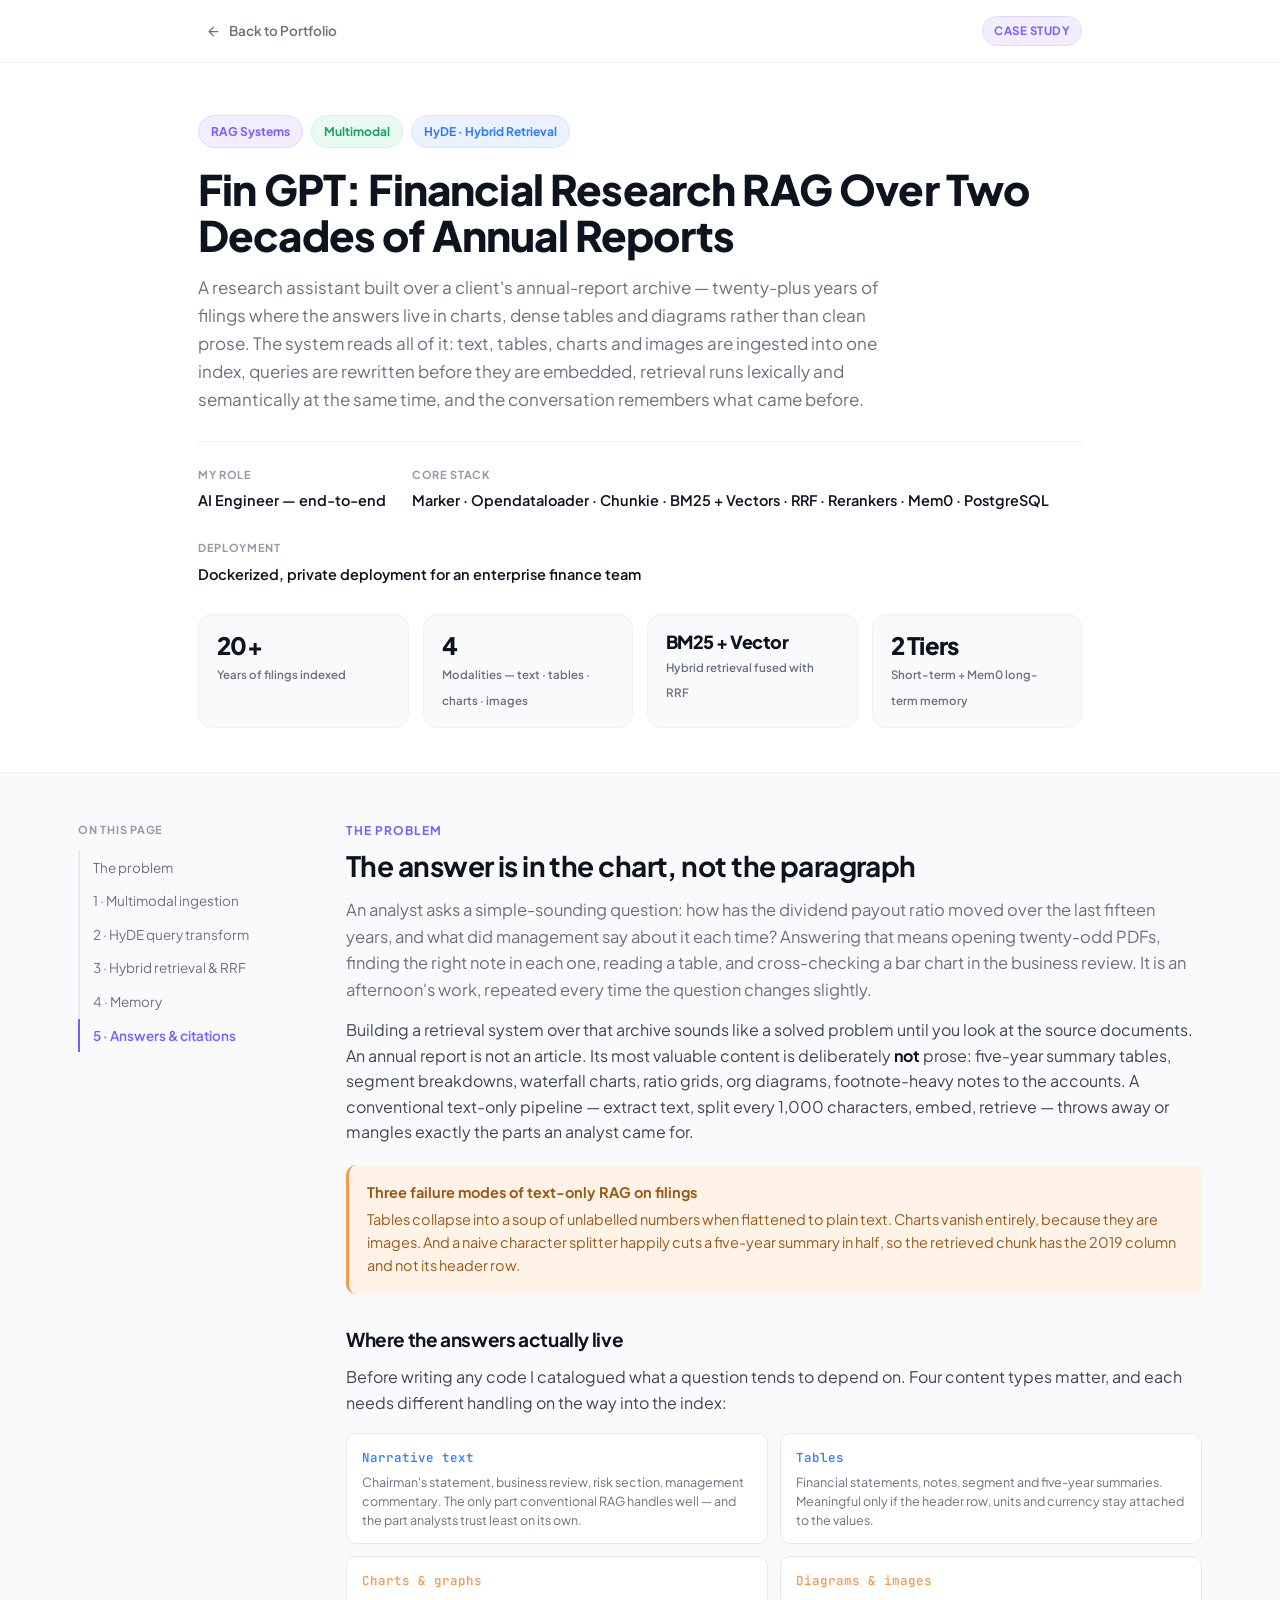
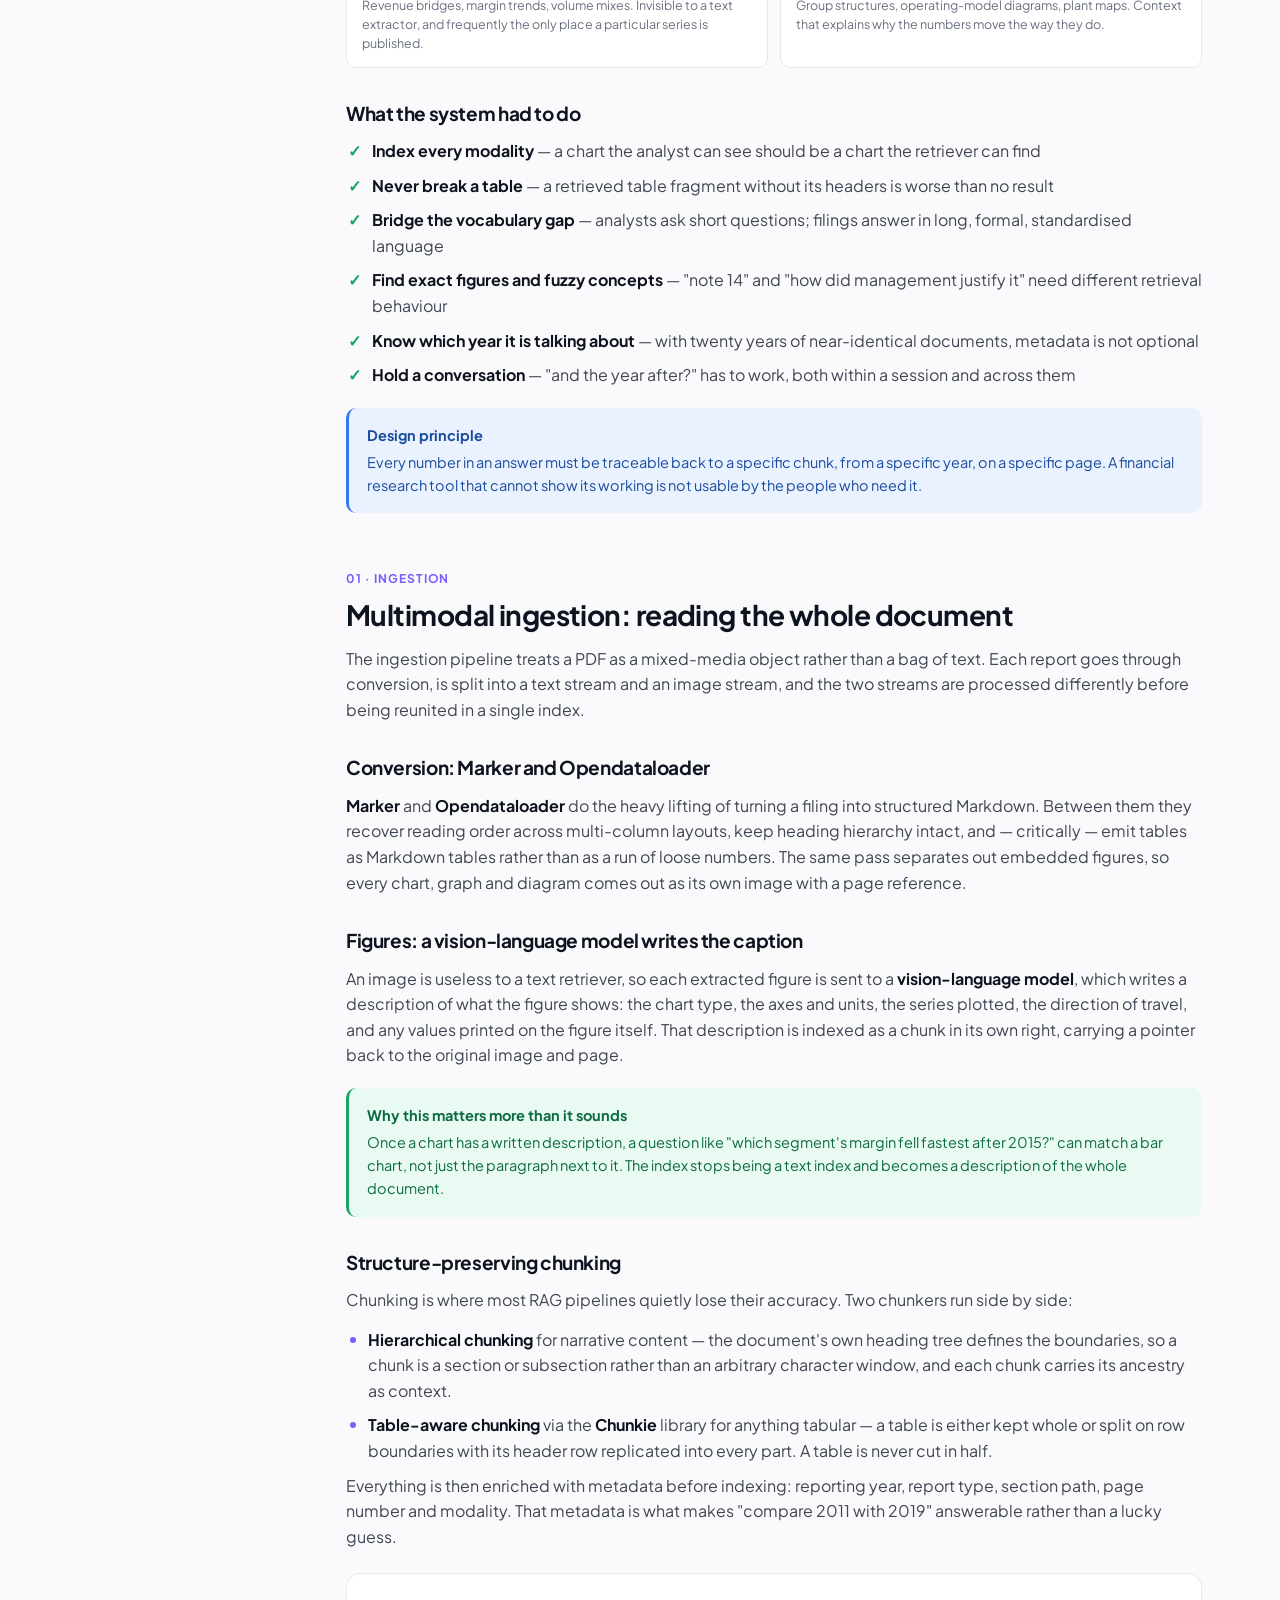
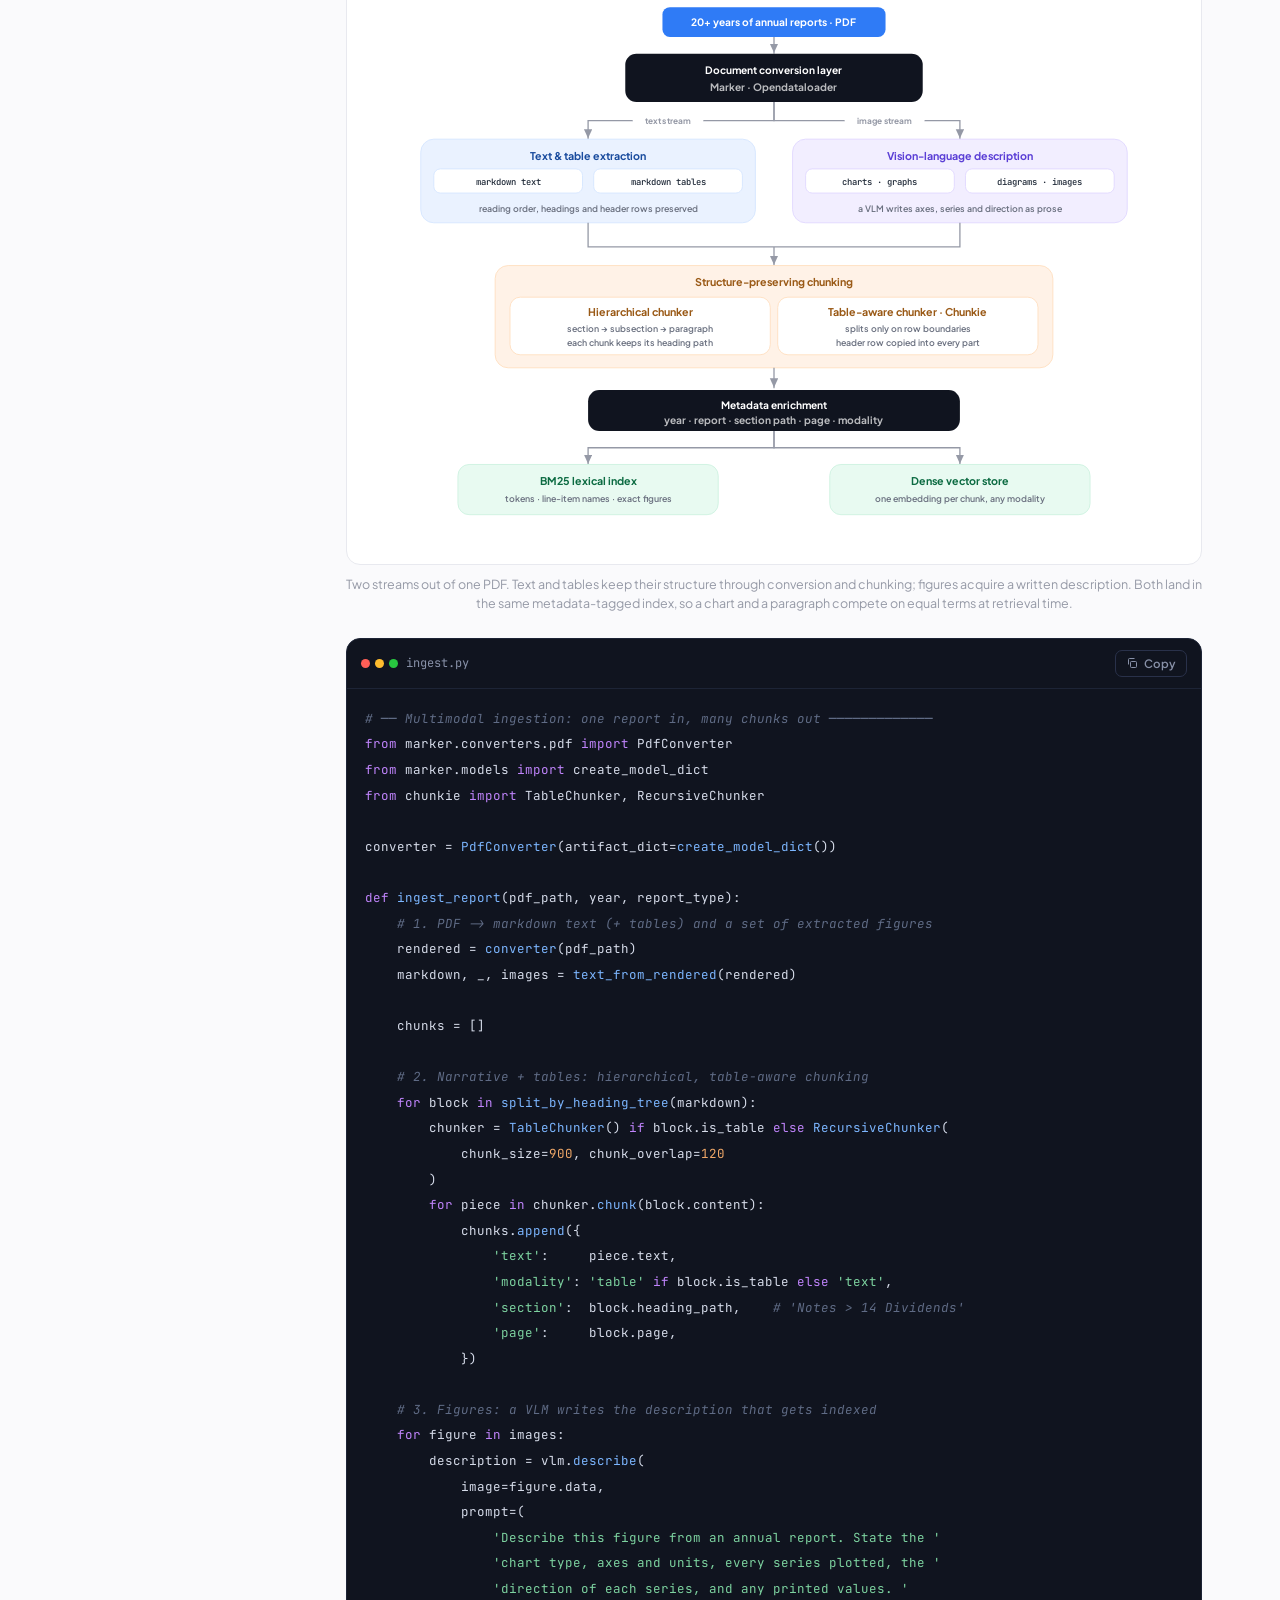
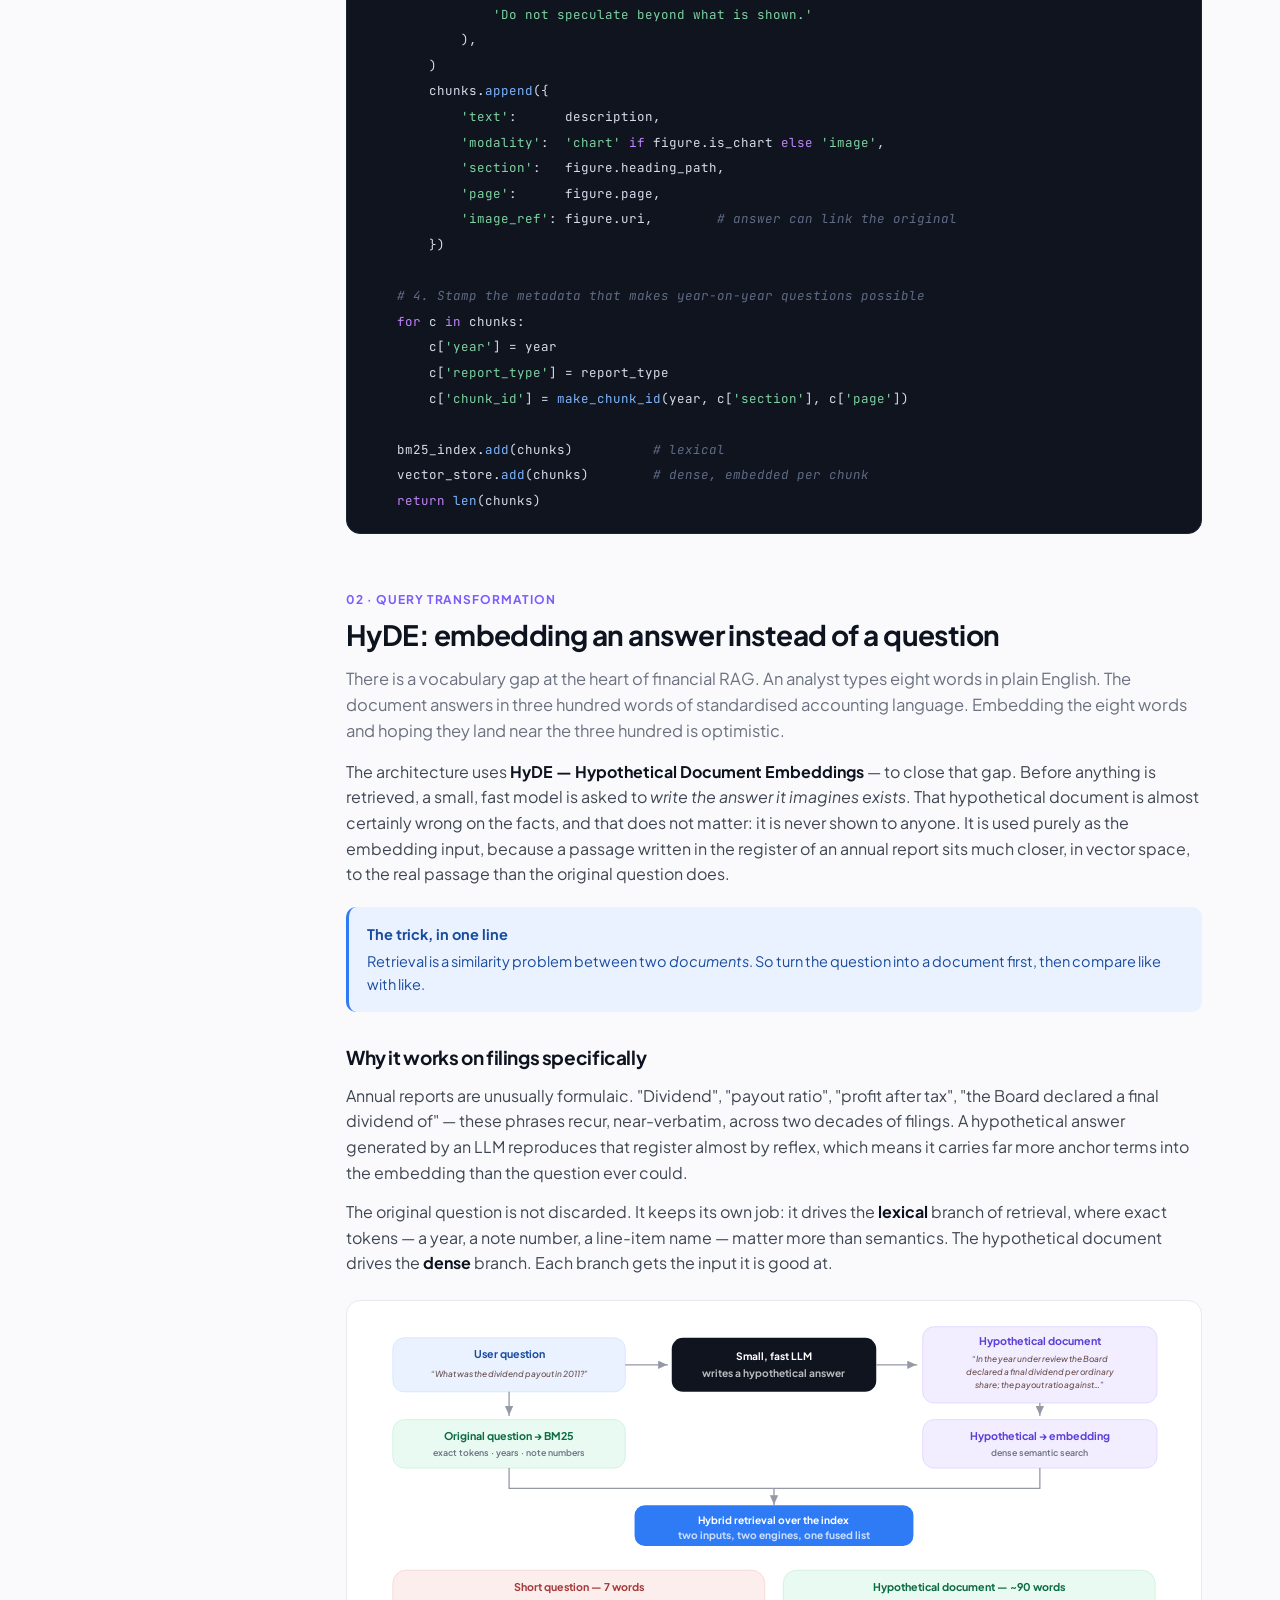
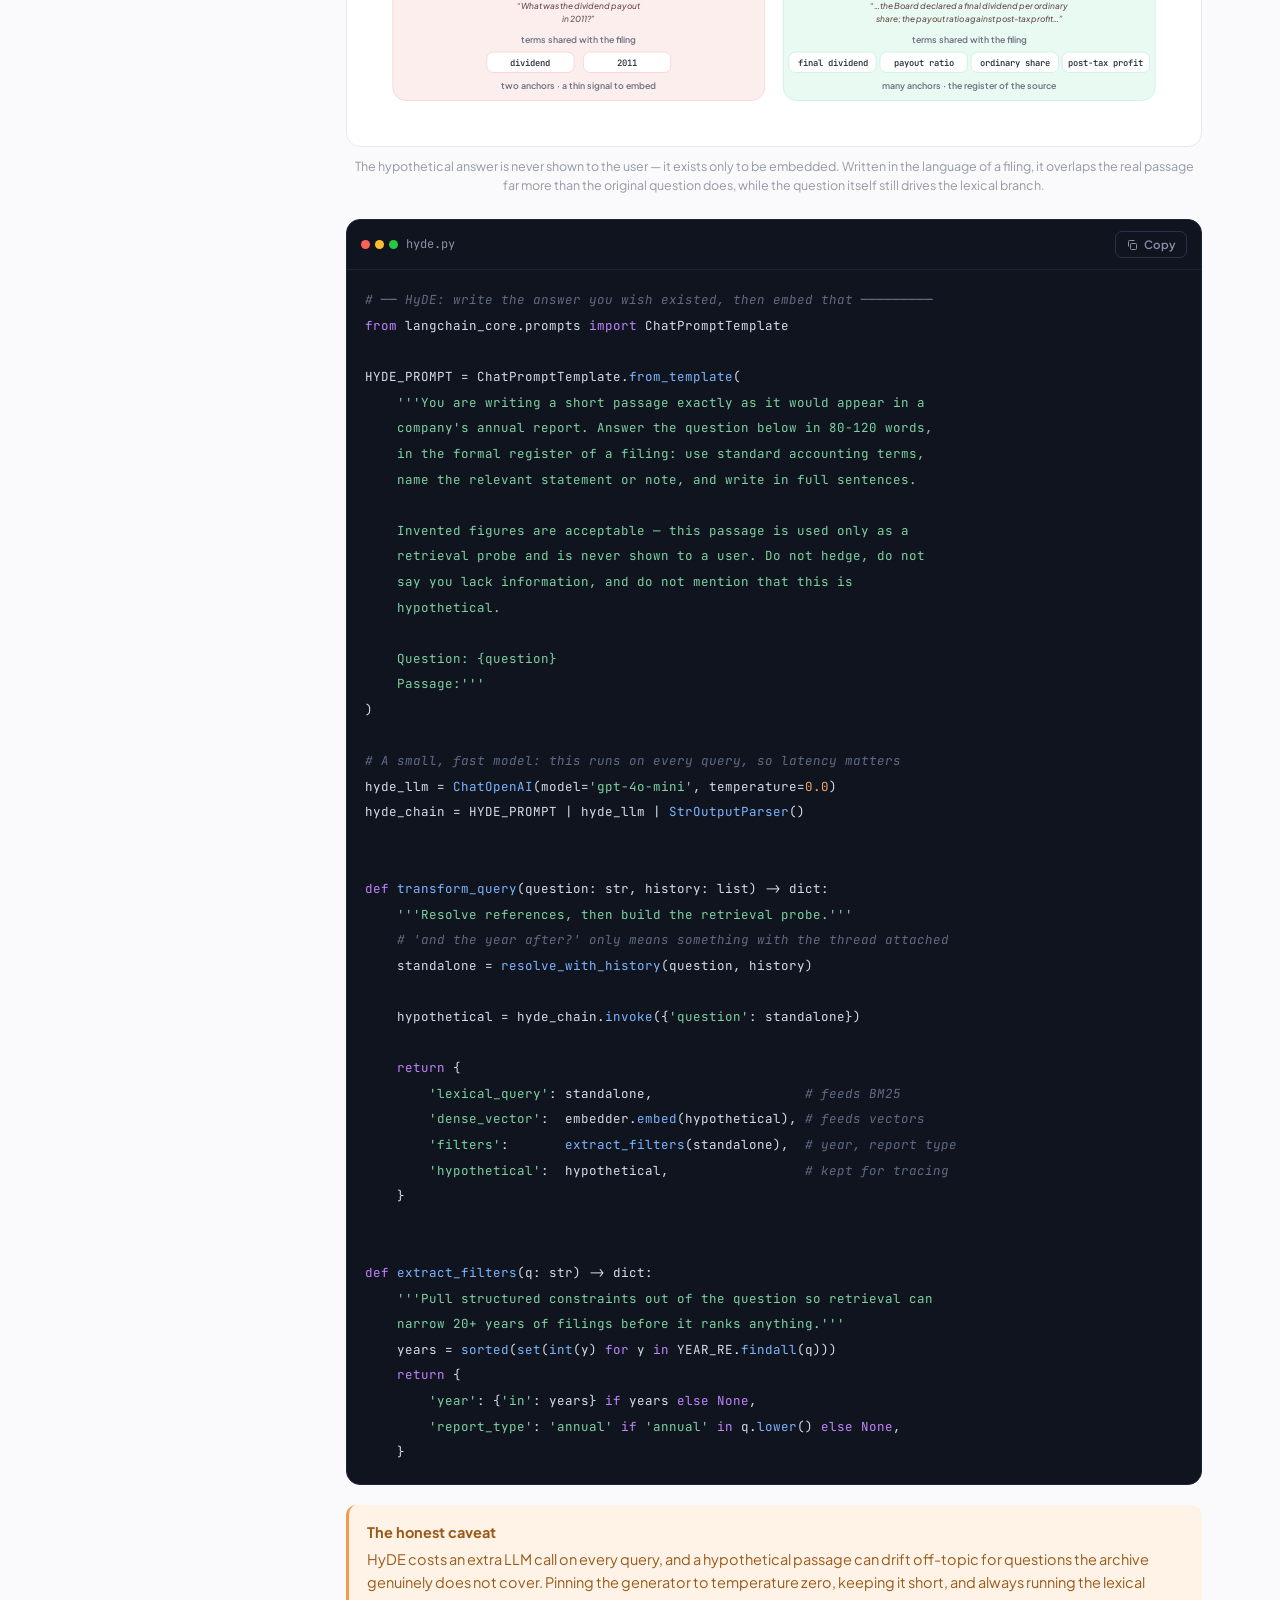
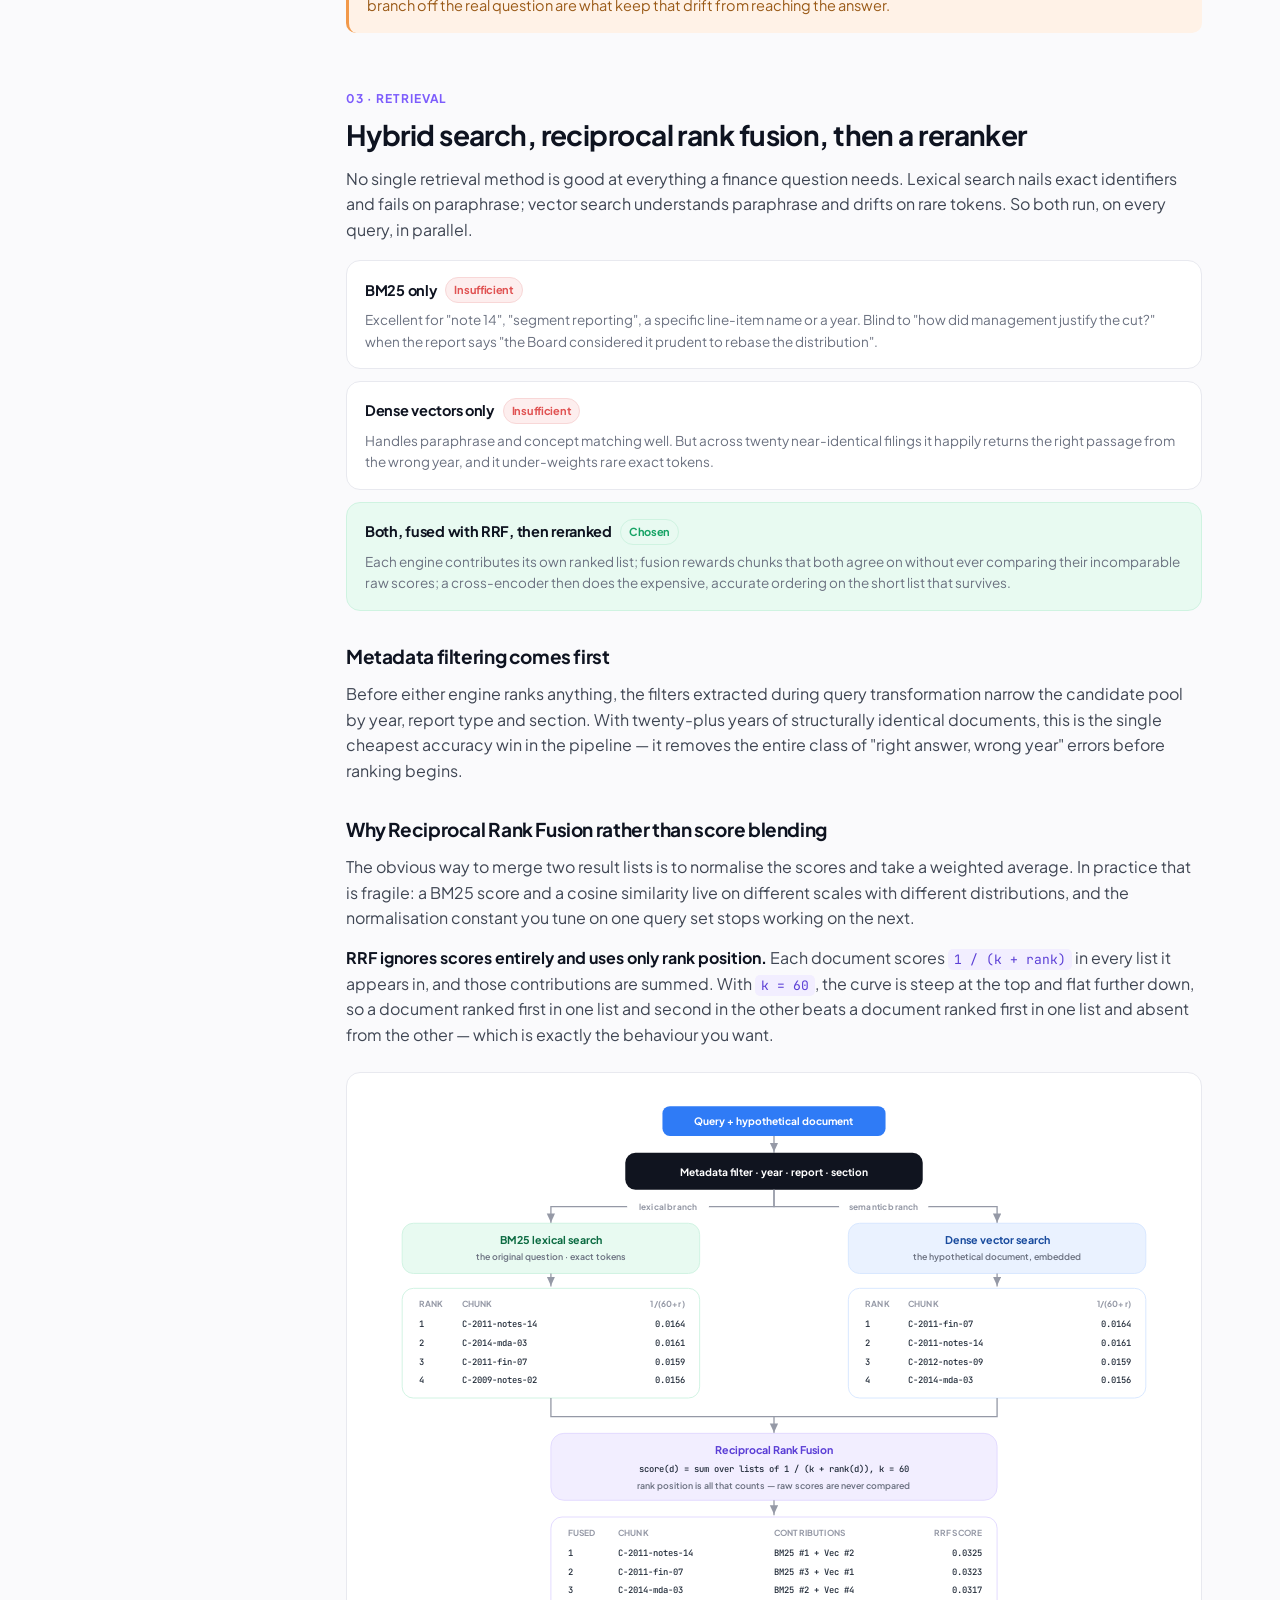
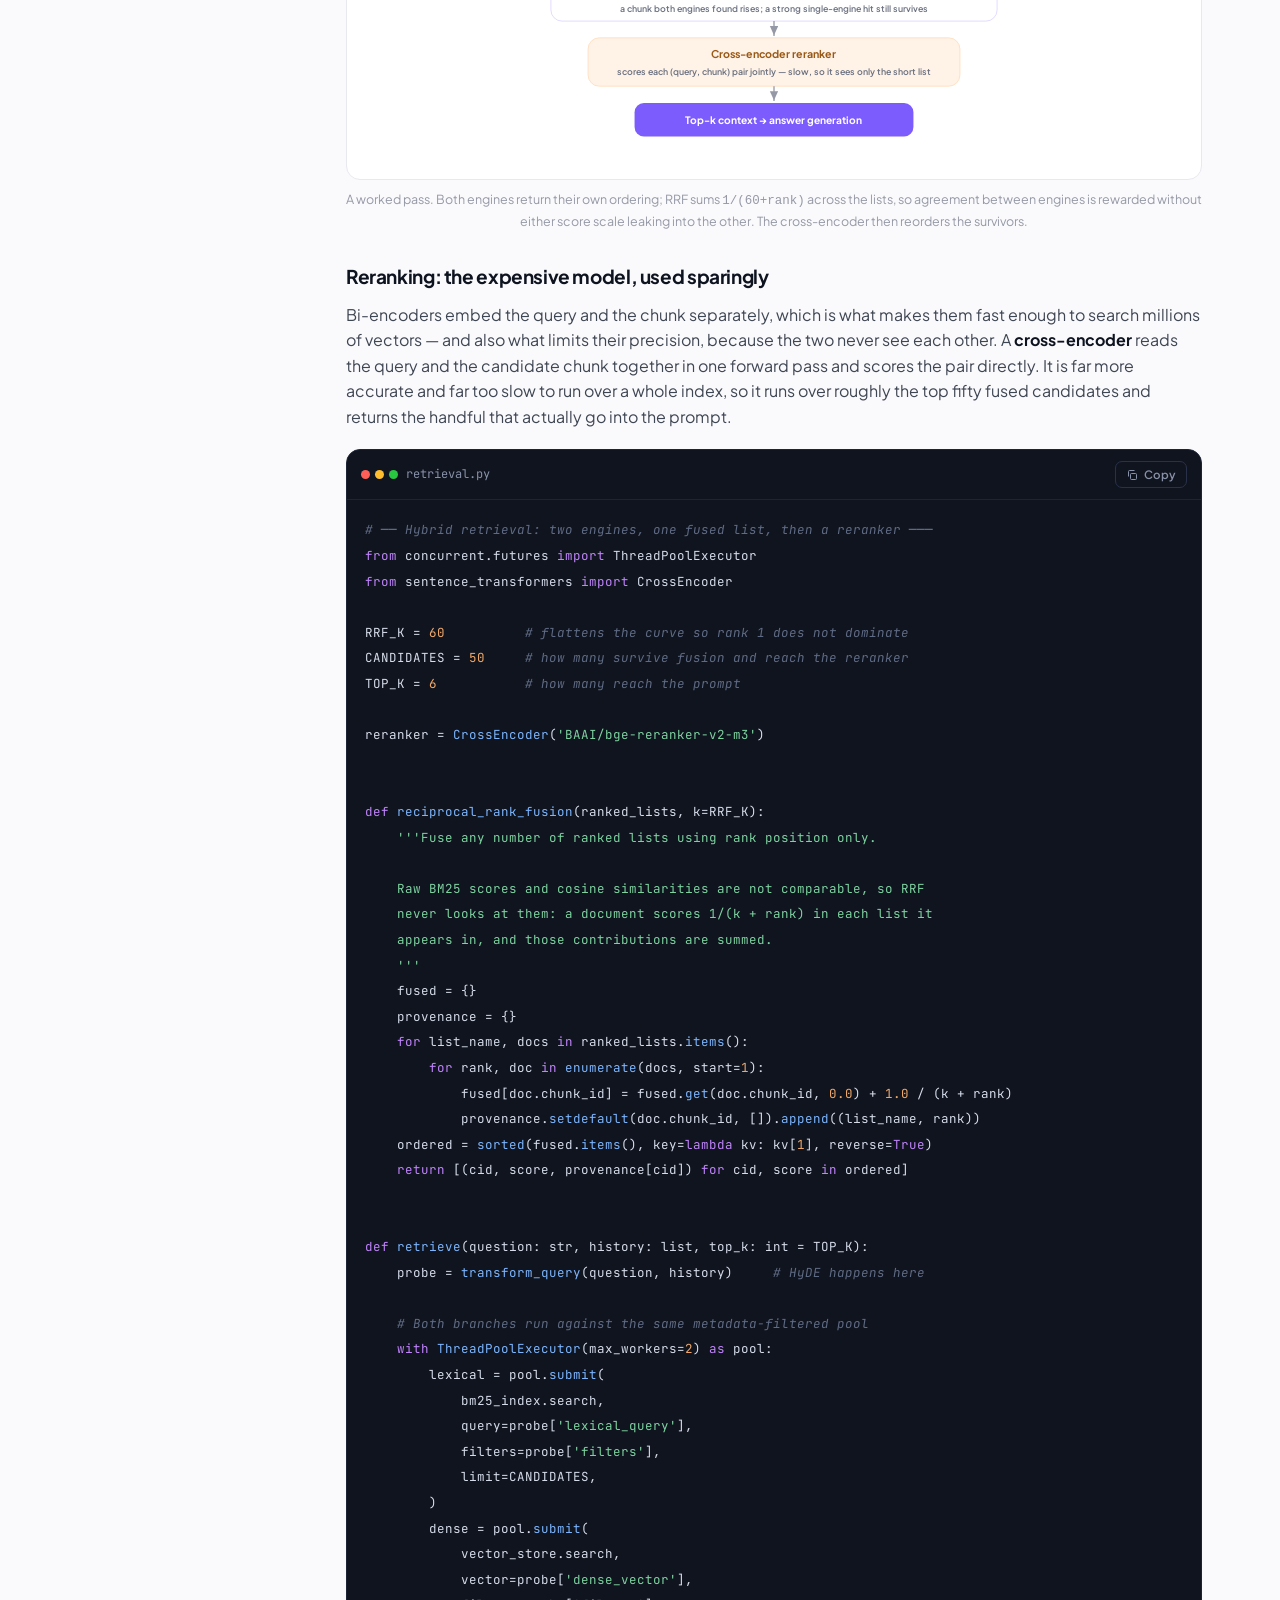
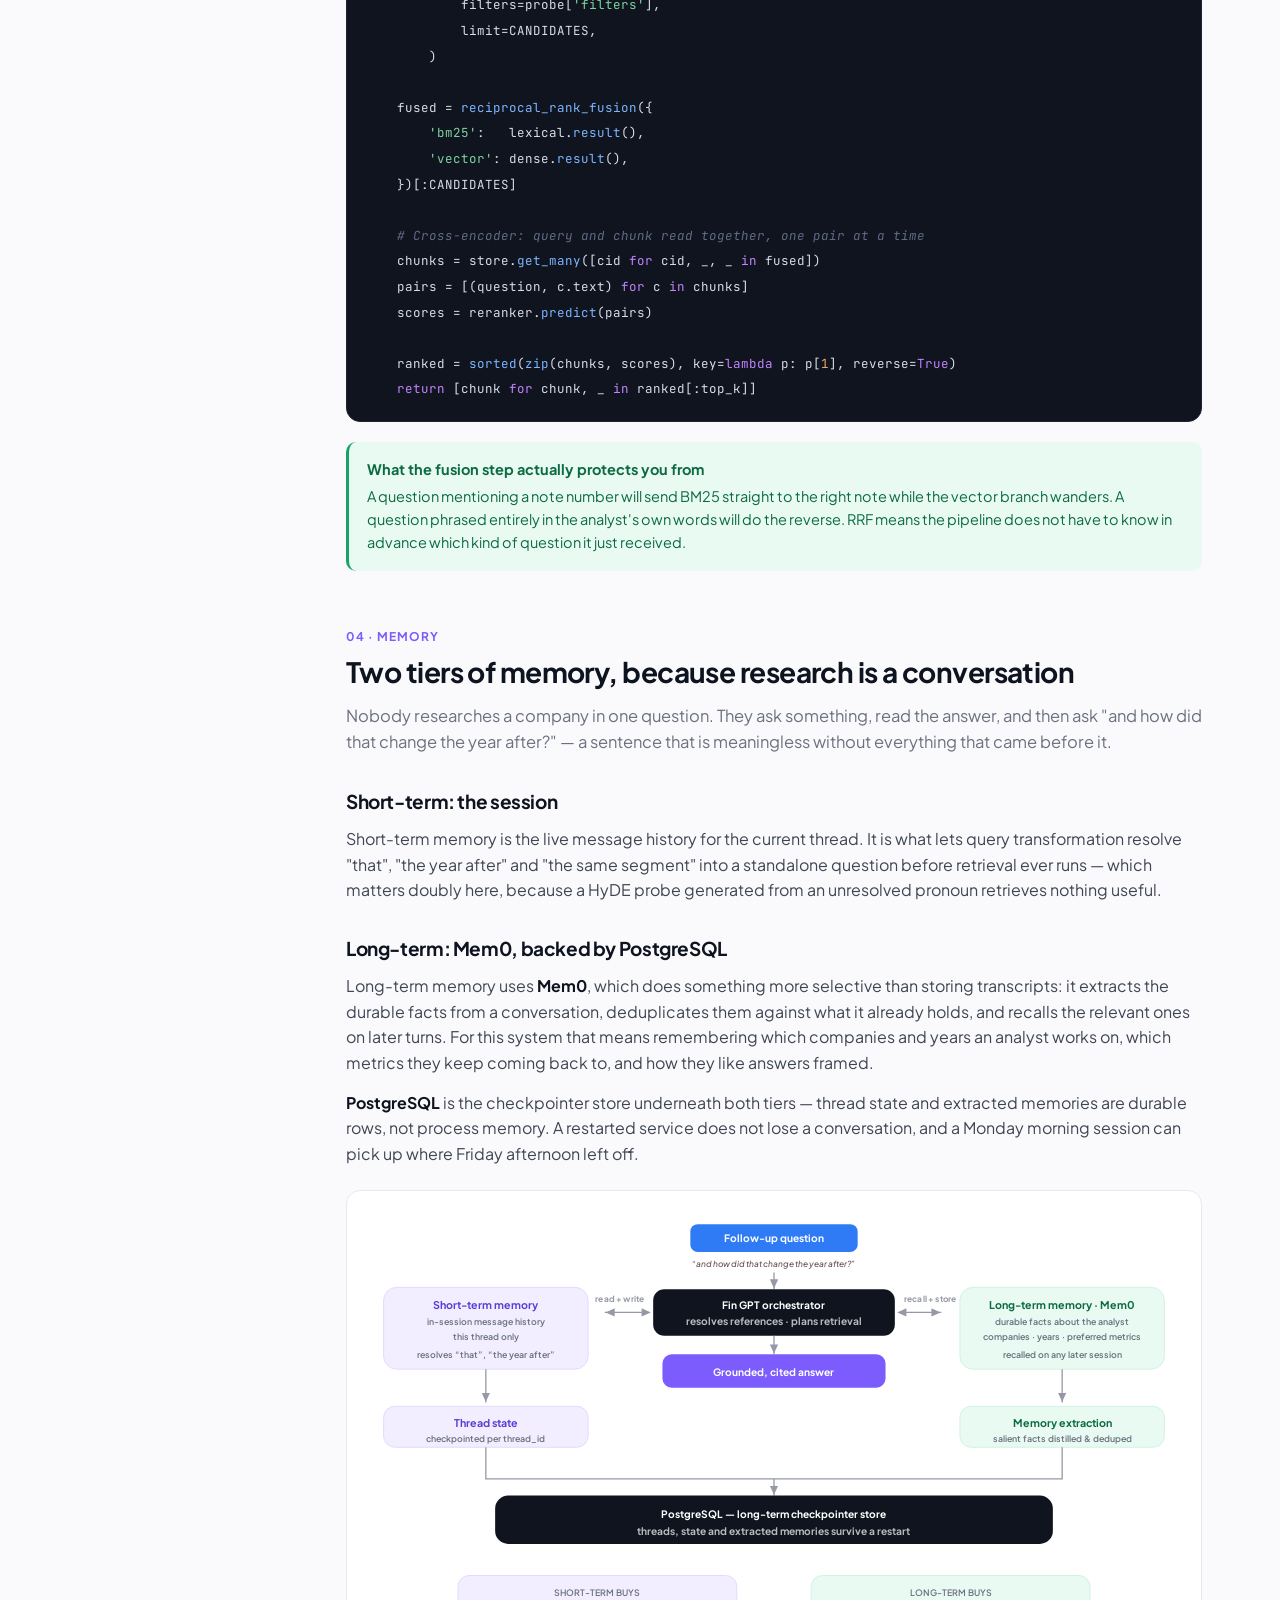
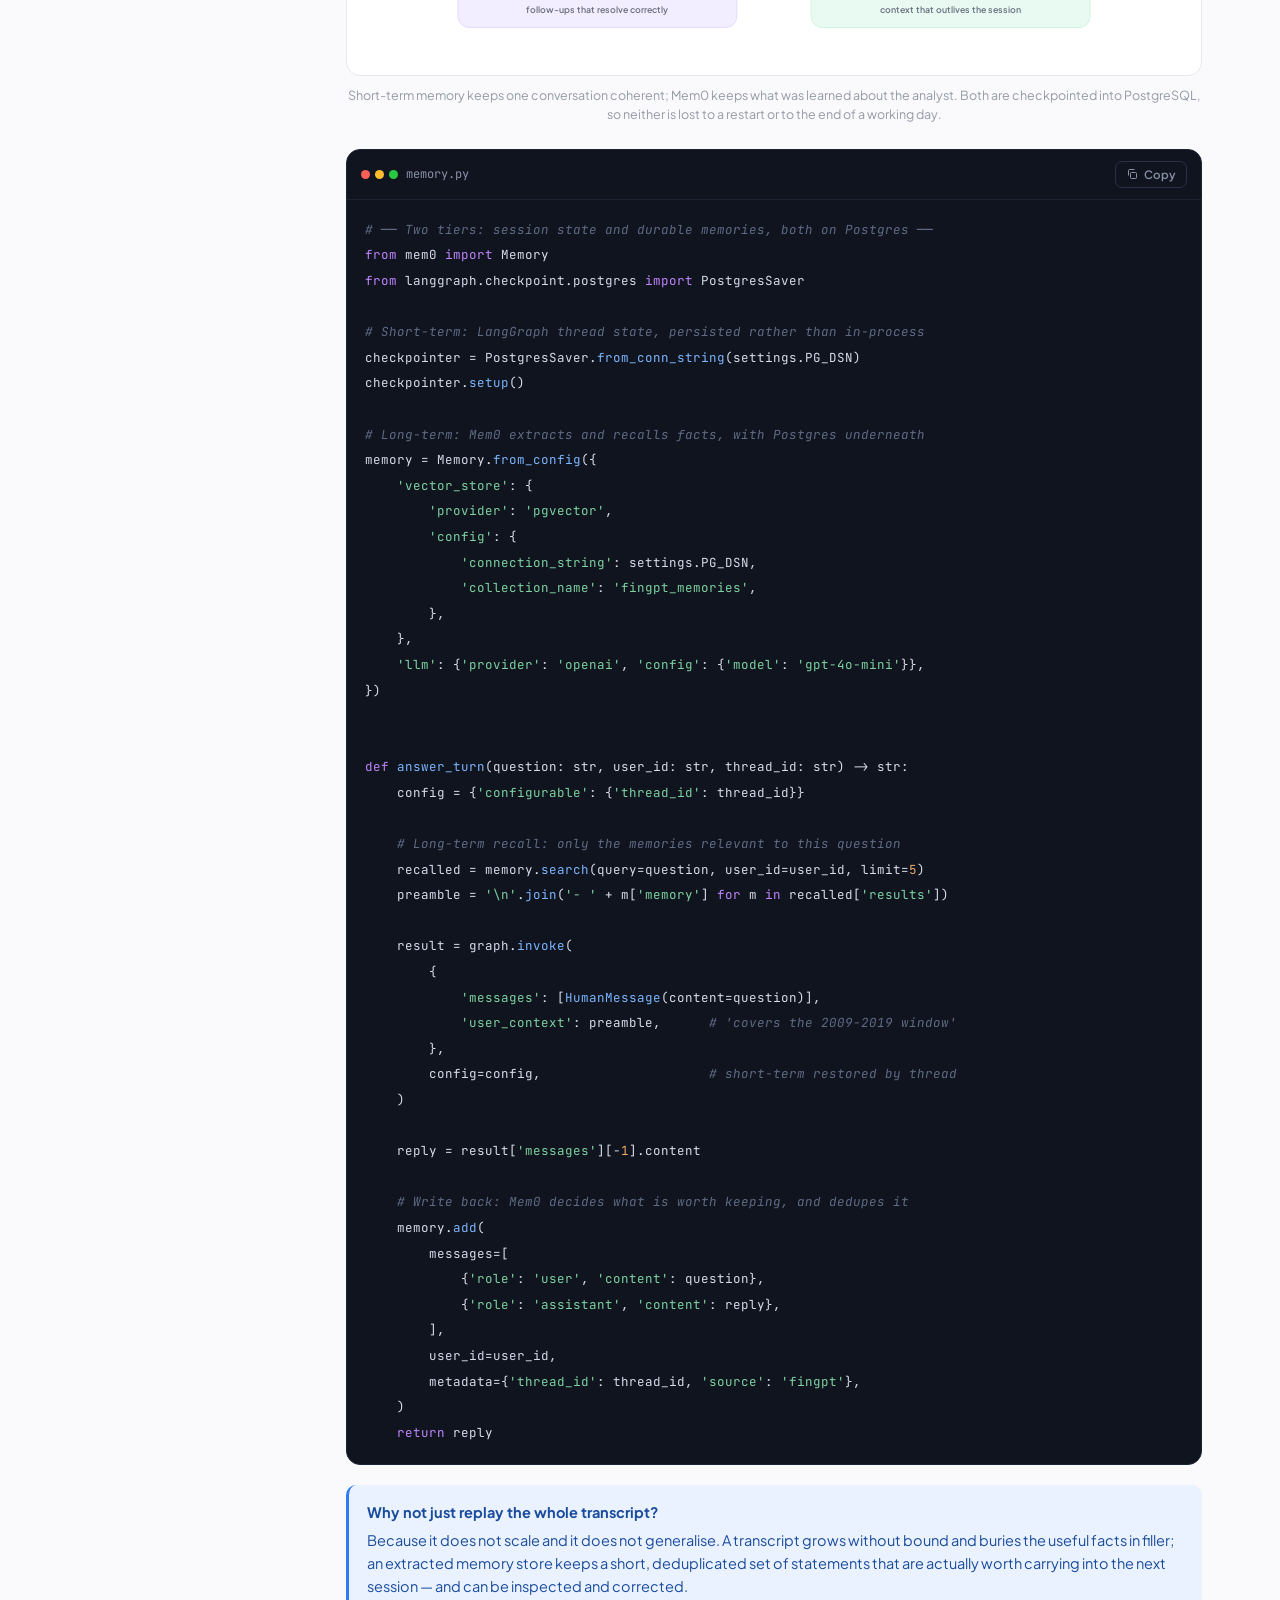
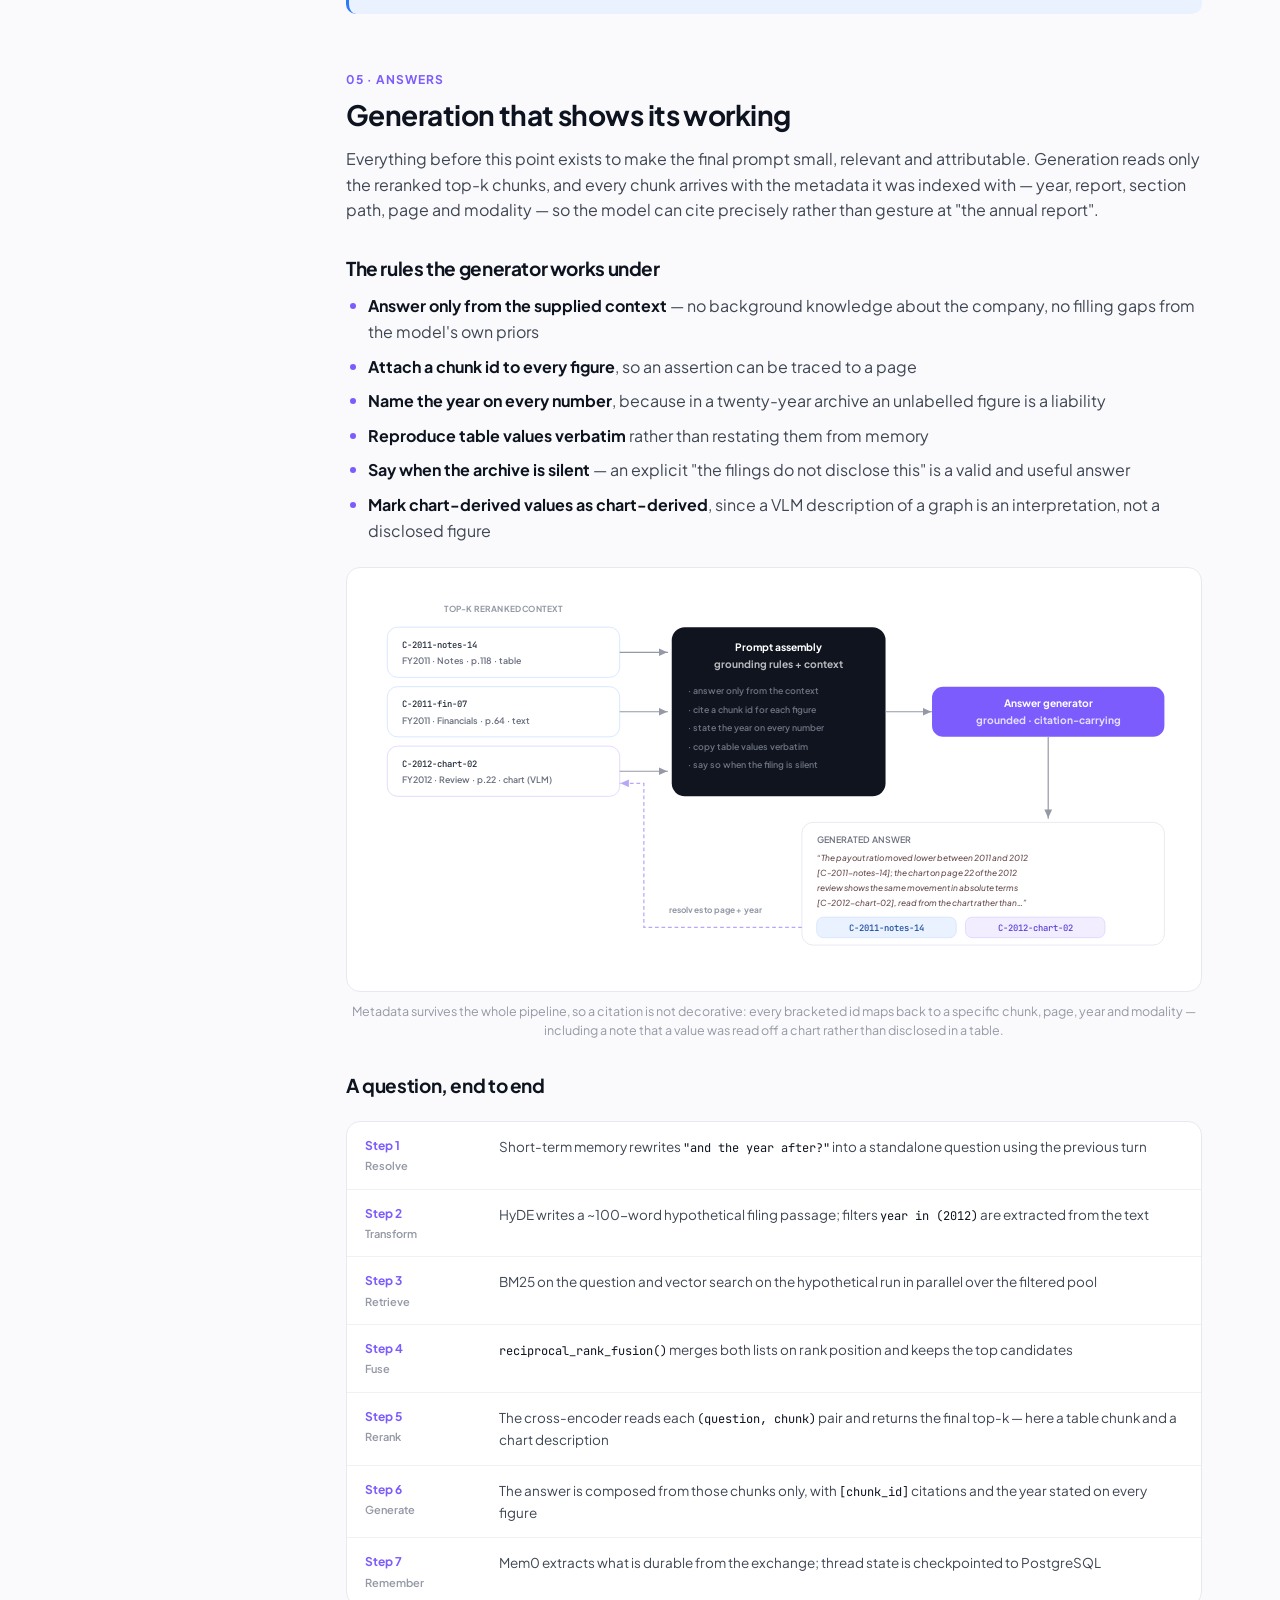
<file: projects/fingpt.html>
<!DOCTYPE html>
<html lang="en">
<head>
<meta charset="UTF-8">
<meta name="viewport" content="width=device-width, initial-scale=1, viewport-fit=cover">
<title>Fin GPT — Financial Research RAG | Arqam Ahmed Ansari</title>
<meta name="description" content="A retrieval system over two decades of annual reports: multimodal ingestion with Marker and a vision-language model, structure-preserving chunking, HyDE query transformation, BM25 + vector retrieval fused with RRF, cross-encoder reranking, and two tiers of memory.">
<link rel="preconnect" href="https://fonts.googleapis.com">
<link rel="preconnect" href="https://fonts.gstatic.com" crossorigin>
<link href="https://fonts.googleapis.com/css2?family=Plus+Jakarta+Sans:wght@400;500;600;700;800&family=JetBrains+Mono:wght@400;500&display=swap" rel="stylesheet">
<link rel="stylesheet" href="../assets/css/case.css">
<style>
  /* page-specific: a couple of long stat values need a smaller display size */
  .stat-box b.sm{ font-size:18px; }
  .k-orange{ background:var(--orange-bg); color:#D9772B; border-color:var(--orange-line); }
</style>
</head>
<body>

<div class="progress" id="progress"></div>

<nav class="doc-nav">
  <div class="wrap">
    <a class="back-link" href="../index.html#works">
      <svg viewBox="0 0 24 24" fill="none" stroke="currentColor" stroke-width="2" stroke-linecap="round" stroke-linejoin="round"><path d="M19 12H5M12 19l-7-7 7-7"/></svg>
      Back to Portfolio
    </a>
    <div class="nav-actions">
      <span class="nav-tag">Case Study</span>
      <button class="toc-toggle" type="button" id="tocToggle">
        <svg viewBox="0 0 24 24" fill="none" stroke="currentColor" stroke-width="2" stroke-linecap="round"><path d="M3 6h18M3 12h18M3 18h12"/></svg>
        Contents
      </button>
    </div>
  </div>
</nav>

<header class="doc-hero">
  <div class="wrap">
    <div class="kicker-row">
      <span class="kicker k-purple">RAG Systems</span>
      <span class="kicker k-green">Multimodal</span>
      <span class="kicker k-blue">HyDE · Hybrid Retrieval</span>
    </div>
    <h1>Fin GPT: Financial Research RAG Over Two Decades of Annual Reports</h1>
    <p class="standfirst">A research assistant built over a client's annual-report archive — twenty-plus years of filings where the answers live in charts, dense tables and diagrams rather than clean prose. The system reads all of it: text, tables, charts and images are ingested into one index, queries are rewritten before they are embedded, retrieval runs lexically and semantically at the same time, and the conversation remembers what came before.</p>

    <div class="hero-meta">
      <div><span>My Role</span><b>AI Engineer — end-to-end</b></div>
      <div><span>Core Stack</span><b>Marker · Opendataloader · Chunkie · BM25 + Vectors · RRF · Rerankers · Mem0 · PostgreSQL</b></div>
      <div><span>Deployment</span><b>Dockerized, private deployment for an enterprise finance team</b></div>
    </div>

    <div class="stat-strip">
      <div class="stat-box"><b>20+</b><span>Years of filings indexed</span></div>
      <div class="stat-box"><b>4</b><span>Modalities — text · tables · charts · images</span></div>
      <div class="stat-box"><b class="sm">BM25 + Vector</b><span>Hybrid retrieval fused with RRF</span></div>
      <div class="stat-box"><b>2 Tiers</b><span>Short-term + Mem0 long-term memory</span></div>
    </div>
  </div>
</header>

<div class="doc-body">

  <aside class="toc" id="toc">
    <h5>On this page</h5>
    <a href="#problem" class="active">The problem</a>
    <a href="#ingestion">1 · Multimodal ingestion</a>
    <a href="#hyde">2 · HyDE query transform</a>
    <a href="#retrieval">3 · Hybrid retrieval &amp; RRF</a>
    <a href="#memory">4 · Memory</a>
    <a href="#answers">5 · Answers &amp; citations</a>
  </aside>

  <article>

    <!-- ================= PROBLEM ================= -->
    <section id="problem">
      <div class="sec-num">The Problem</div>
      <h2>The answer is in the chart, not the paragraph</h2>
      <p class="lead">An analyst asks a simple-sounding question: how has the dividend payout ratio moved over the last fifteen years, and what did management say about it each time? Answering that means opening twenty-odd PDFs, finding the right note in each one, reading a table, and cross-checking a bar chart in the business review. It is an afternoon's work, repeated every time the question changes slightly.</p>
      <p>Building a retrieval system over that archive sounds like a solved problem until you look at the source documents. An annual report is not an article. Its most valuable content is deliberately <strong>not</strong> prose: five-year summary tables, segment breakdowns, waterfall charts, ratio grids, org diagrams, footnote-heavy notes to the accounts. A conventional text-only pipeline — extract text, split every 1,000 characters, embed, retrieve — throws away or mangles exactly the parts an analyst came for.</p>

      <div class="callout c-orange">
        <b>Three failure modes of text-only RAG on filings</b>
        Tables collapse into a soup of unlabelled numbers when flattened to plain text. Charts vanish entirely, because they are images. And a naive character splitter happily cuts a five-year summary in half, so the retrieved chunk has the 2019 column and not its header row.
      </div>

      <h3>Where the answers actually live</h3>
      <p>Before writing any code I catalogued what a question tends to depend on. Four content types matter, and each needs different handling on the way into the index:</p>

      <div class="tool-grid">
        <div class="tool t-knowledge"><b>Narrative text</b><p>Chairman's statement, business review, risk section, management commentary. The only part conventional RAG handles well — and the part analysts trust least on its own.</p></div>
        <div class="tool t-knowledge"><b>Tables</b><p>Financial statements, notes, segment and five-year summaries. Meaningful only if the header row, units and currency stay attached to the values.</p></div>
        <div class="tool t-action"><b>Charts &amp; graphs</b><p>Revenue bridges, margin trends, volume mixes. Invisible to a text extractor, and frequently the only place a particular series is published.</p></div>
        <div class="tool t-action"><b>Diagrams &amp; images</b><p>Group structures, operating-model diagrams, plant maps. Context that explains why the numbers move the way they do.</p></div>
      </div>

      <h3>What the system had to do</h3>
      <ul class="checks">
        <li><strong>Index every modality</strong> — a chart the analyst can see should be a chart the retriever can find</li>
        <li><strong>Never break a table</strong> — a retrieved table fragment without its headers is worse than no result</li>
        <li><strong>Bridge the vocabulary gap</strong> — analysts ask short questions; filings answer in long, formal, standardised language</li>
        <li><strong>Find exact figures and fuzzy concepts</strong> — "note 14" and "how did management justify it" need different retrieval behaviour</li>
        <li><strong>Know which year it is talking about</strong> — with twenty years of near-identical documents, metadata is not optional</li>
        <li><strong>Hold a conversation</strong> — "and the year after?" has to work, both within a session and across them</li>
      </ul>

      <div class="callout c-blue">
        <b>Design principle</b>
        Every number in an answer must be traceable back to a specific chunk, from a specific year, on a specific page. A financial research tool that cannot show its working is not usable by the people who need it.
      </div>
    </section>

    <!-- ================= INGESTION ================= -->
    <section id="ingestion">
      <div class="sec-num">01 · Ingestion</div>
      <h2>Multimodal ingestion: reading the whole document</h2>
      <p>The ingestion pipeline treats a PDF as a mixed-media object rather than a bag of text. Each report goes through conversion, is split into a text stream and an image stream, and the two streams are processed differently before being reunited in a single index.</p>

      <h3>Conversion: Marker and Opendataloader</h3>
      <p><strong>Marker</strong> and <strong>Opendataloader</strong> do the heavy lifting of turning a filing into structured Markdown. Between them they recover reading order across multi-column layouts, keep heading hierarchy intact, and — critically — emit tables as Markdown tables rather than as a run of loose numbers. The same pass separates out embedded figures, so every chart, graph and diagram comes out as its own image with a page reference.</p>

      <h3>Figures: a vision-language model writes the caption</h3>
      <p>An image is useless to a text retriever, so each extracted figure is sent to a <strong>vision-language model</strong>, which writes a description of what the figure shows: the chart type, the axes and units, the series plotted, the direction of travel, and any values printed on the figure itself. That description is indexed as a chunk in its own right, carrying a pointer back to the original image and page.</p>

      <div class="callout c-green">
        <b>Why this matters more than it sounds</b>
        Once a chart has a written description, a question like "which segment's margin fell fastest after 2015?" can match a bar chart, not just the paragraph next to it. The index stops being a text index and becomes a description of the whole document.
      </div>

      <h3>Structure-preserving chunking</h3>
      <p>Chunking is where most RAG pipelines quietly lose their accuracy. Two chunkers run side by side:</p>
      <ul class="bullets">
        <li><strong>Hierarchical chunking</strong> for narrative content — the document's own heading tree defines the boundaries, so a chunk is a section or subsection rather than an arbitrary character window, and each chunk carries its ancestry as context.</li>
        <li><strong>Table-aware chunking</strong> via the <strong>Chunkie</strong> library for anything tabular — a table is either kept whole or split on row boundaries with its header row replicated into every part. A table is never cut in half.</li>
      </ul>
      <p>Everything is then enriched with metadata before indexing: reporting year, report type, section path, page number and modality. That metadata is what makes "compare 2011 with 2019" answerable rather than a lucky guess.</p>

      <figure>
        <div class="diagram">
          <svg viewBox="0 0 880 580" role="img" aria-label="Multimodal ingestion pipeline: annual report PDFs are converted by Marker and Opendataloader, split into a text stream converted to markdown text and tables and an image stream described by a vision-language model, then chunked by a hierarchical chunker and a table-aware Chunkie chunker, enriched with metadata, and written into a BM25 lexical index and a dense vector store">
            <defs>
              <marker id="fg1" markerWidth="9" markerHeight="9" refX="7.6" refY="3.2" orient="auto"><path d="M0 0l7 3.2-7 3.2z" fill="#9599A6"/></marker>
            </defs>

            <rect x="320" y="12" width="240" height="32" rx="8" fill="#2F7BF6"/>
            <text class="dg-label" x="440" y="32" text-anchor="middle">20+ years of annual reports · PDF</text>

            <path d="M440 44v18" stroke="#9599A6" stroke-width="1.4" fill="none" marker-end="url(#fg1)"/>

            <rect x="280" y="62" width="320" height="52" rx="12" fill="#10141F"/>
            <text class="dg-label" x="440" y="84" text-anchor="middle">Document conversion layer</text>
            <text class="dg-label" x="440" y="102" text-anchor="middle" opacity="0.7">Marker · Opendataloader</text>

            <g stroke="#9599A6" stroke-width="1.4" fill="none" marker-end="url(#fg1)">
              <path d="M440 114v20H240v20"/>
              <path d="M440 114v20h200v20"/>
            </g>
            <rect x="288" y="126" width="76" height="16" rx="8" fill="#fff"/>
            <text class="dg-edge" x="326" y="138" text-anchor="middle">text stream</text>
            <rect x="516" y="126" width="86" height="16" rx="8" fill="#fff"/>
            <text class="dg-edge" x="559" y="138" text-anchor="middle">image stream</text>

            <rect x="60" y="154" width="360" height="90" rx="14" fill="#EAF2FF" stroke="#D6E7FF"/>
            <text class="dg-title" x="240" y="176" text-anchor="middle" fill="#1A4C9E">Text &amp; table extraction</text>
            <rect x="74" y="186" width="160" height="26" rx="7" fill="#fff" stroke="#D6E7FF"/>
            <text class="dg-mono" x="154" y="203" text-anchor="middle" fill="#1F2937">markdown text</text>
            <rect x="246" y="186" width="160" height="26" rx="7" fill="#fff" stroke="#D6E7FF"/>
            <text class="dg-mono" x="326" y="203" text-anchor="middle" fill="#1F2937">markdown tables</text>
            <text class="dg-small" x="240" y="232" text-anchor="middle" fill="#2F7BF6">reading order, headings and header rows preserved</text>

            <rect x="460" y="154" width="360" height="90" rx="14" fill="#F2EEFF" stroke="#E1D9FF"/>
            <text class="dg-title" x="640" y="176" text-anchor="middle" fill="#5B3FD6">Vision-language description</text>
            <rect x="474" y="186" width="160" height="26" rx="7" fill="#fff" stroke="#E1D9FF"/>
            <text class="dg-mono" x="554" y="203" text-anchor="middle" fill="#1F2937">charts · graphs</text>
            <rect x="646" y="186" width="160" height="26" rx="7" fill="#fff" stroke="#E1D9FF"/>
            <text class="dg-mono" x="726" y="203" text-anchor="middle" fill="#1F2937">diagrams · images</text>
            <text class="dg-small" x="640" y="232" text-anchor="middle" fill="#7C5CFC">a VLM writes axes, series and direction as prose</text>

            <g stroke="#9599A6" stroke-width="1.4" fill="none">
              <path d="M240 244v26h200"/>
              <path d="M640 244v26H440"/>
              <path d="M440 270v20" marker-end="url(#fg1)"/>
            </g>

            <rect x="140" y="290" width="600" height="110" rx="14" fill="#FFF2E7" stroke="#FFE0C2"/>
            <text class="dg-title" x="440" y="312" text-anchor="middle" fill="#9A5A17">Structure-preserving chunking</text>

            <rect x="156" y="324" width="280" height="62" rx="11" fill="#fff" stroke="#FFE0C2"/>
            <text class="dg-title" x="296" y="344" text-anchor="middle" fill="#9A5A17">Hierarchical chunker</text>
            <text class="dg-small" x="296" y="361" text-anchor="middle">section → subsection → paragraph</text>
            <text class="dg-small" x="296" y="377" text-anchor="middle">each chunk keeps its heading path</text>

            <rect x="444" y="324" width="280" height="62" rx="11" fill="#fff" stroke="#FFE0C2"/>
            <text class="dg-title" x="584" y="344" text-anchor="middle" fill="#9A5A17">Table-aware chunker · Chunkie</text>
            <text class="dg-small" x="584" y="361" text-anchor="middle">splits only on row boundaries</text>
            <text class="dg-small" x="584" y="377" text-anchor="middle">header row copied into every part</text>

            <path d="M440 400v22" stroke="#9599A6" stroke-width="1.4" fill="none" marker-end="url(#fg1)"/>

            <rect x="240" y="424" width="400" height="44" rx="12" fill="#10141F"/>
            <text class="dg-label" x="440" y="444" text-anchor="middle">Metadata enrichment</text>
            <text class="dg-label" x="440" y="460" text-anchor="middle" opacity="0.7">year · report · section path · page · modality</text>

            <g stroke="#9599A6" stroke-width="1.4" fill="none" marker-end="url(#fg1)">
              <path d="M440 468v18H240v18"/>
              <path d="M440 468v18h200v18"/>
            </g>

            <rect x="100" y="504" width="280" height="54" rx="12" fill="#E8FAF1" stroke="#CFF3E1"/>
            <text class="dg-title" x="240" y="526" text-anchor="middle" fill="#0C6B42">BM25 lexical index</text>
            <text class="dg-small" x="240" y="544" text-anchor="middle" fill="#16A365">tokens · line-item names · exact figures</text>

            <rect x="500" y="504" width="280" height="54" rx="12" fill="#E8FAF1" stroke="#CFF3E1"/>
            <text class="dg-title" x="640" y="526" text-anchor="middle" fill="#0C6B42">Dense vector store</text>
            <text class="dg-small" x="640" y="544" text-anchor="middle" fill="#16A365">one embedding per chunk, any modality</text>
          </svg>
        </div>
        <figcaption>Two streams out of one PDF. Text and tables keep their structure through conversion and chunking; figures acquire a written description. Both land in the same metadata-tagged index, so a chart and a paragraph compete on equal terms at retrieval time.</figcaption>
      </figure>

      <div class="code-card">
        <div class="code-top">
          <div class="code-file"><span class="dots"><i style="background:#FF5F57"></i><i style="background:#FEBC2E"></i><i style="background:#28C840"></i></span> ingest.py</div>
          <button class="copy-btn" type="button" data-copy>
            <svg viewBox="0 0 24 24" fill="none" stroke="currentColor" stroke-width="2" style="width:12px;height:12px"><rect x="9" y="9" width="12" height="12" rx="2"/><path d="M5 15V5a2 2 0 012-2h10"/></svg>
            <span>Copy</span>
          </button>
        </div>
<pre><code># ── Multimodal ingestion: one report in, many chunks out ─────────────
from marker.converters.pdf import PdfConverter
from marker.models import create_model_dict
from chunkie import TableChunker, RecursiveChunker

converter = PdfConverter(artifact_dict=create_model_dict())

def ingest_report(pdf_path, year, report_type):
    # 1. PDF -> markdown text (+ tables) and a set of extracted figures
    rendered = converter(pdf_path)
    markdown, _, images = text_from_rendered(rendered)

    chunks = []

    # 2. Narrative + tables: hierarchical, table-aware chunking
    for block in split_by_heading_tree(markdown):
        chunker = TableChunker() if block.is_table else RecursiveChunker(
            chunk_size=900, chunk_overlap=120
        )
        for piece in chunker.chunk(block.content):
            chunks.append({
                'text':     piece.text,
                'modality': 'table' if block.is_table else 'text',
                'section':  block.heading_path,    # 'Notes > 14 Dividends'
                'page':     block.page,
            })

    # 3. Figures: a VLM writes the description that gets indexed
    for figure in images:
        description = vlm.describe(
            image=figure.data,
            prompt=(
                'Describe this figure from an annual report. State the '
                'chart type, axes and units, every series plotted, the '
                'direction of each series, and any printed values. '
                'Do not speculate beyond what is shown.'
            ),
        )
        chunks.append({
            'text':      description,
            'modality':  'chart' if figure.is_chart else 'image',
            'section':   figure.heading_path,
            'page':      figure.page,
            'image_ref': figure.uri,        # answer can link the original
        })

    # 4. Stamp the metadata that makes year-on-year questions possible
    for c in chunks:
        c['year'] = year
        c['report_type'] = report_type
        c['chunk_id'] = make_chunk_id(year, c['section'], c['page'])

    bm25_index.add(chunks)          # lexical
    vector_store.add(chunks)        # dense, embedded per chunk
    return len(chunks)</code></pre>
      </div>
    </section>

    <!-- ================= HYDE ================= -->
    <section id="hyde">
      <div class="sec-num">02 · Query Transformation</div>
      <h2>HyDE: embedding an answer instead of a question</h2>
      <p class="lead">There is a vocabulary gap at the heart of financial RAG. An analyst types eight words in plain English. The document answers in three hundred words of standardised accounting language. Embedding the eight words and hoping they land near the three hundred is optimistic.</p>
      <p>The architecture uses <strong>HyDE — Hypothetical Document Embeddings</strong> — to close that gap. Before anything is retrieved, a small, fast model is asked to <em>write the answer it imagines exists</em>. That hypothetical document is almost certainly wrong on the facts, and that does not matter: it is never shown to anyone. It is used purely as the embedding input, because a passage written in the register of an annual report sits much closer, in vector space, to the real passage than the original question does.</p>

      <div class="callout c-blue">
        <b>The trick, in one line</b>
        Retrieval is a similarity problem between two <em>documents</em>. So turn the question into a document first, then compare like with like.
      </div>

      <h3>Why it works on filings specifically</h3>
      <p>Annual reports are unusually formulaic. "Dividend", "payout ratio", "profit after tax", "the Board declared a final dividend of" — these phrases recur, near-verbatim, across two decades of filings. A hypothetical answer generated by an LLM reproduces that register almost by reflex, which means it carries far more anchor terms into the embedding than the question ever could.</p>
      <p>The original question is not discarded. It keeps its own job: it drives the <strong>lexical</strong> branch of retrieval, where exact tokens — a year, a note number, a line-item name — matter more than semantics. The hypothetical document drives the <strong>dense</strong> branch. Each branch gets the input it is good at.</p>

      <figure>
        <div class="diagram">
          <svg viewBox="0 0 880 424" role="img" aria-label="HyDE query transformation: a short user question is expanded by a small fast LLM into a hypothetical annual-report answer; the original question feeds BM25 while the hypothetical document is embedded for dense search, and a side-by-side comparison shows the hypothetical carries far more overlapping report vocabulary">
            <defs>
              <marker id="fg2" markerWidth="9" markerHeight="9" refX="7.6" refY="3.2" orient="auto"><path d="M0 0l7 3.2-7 3.2z" fill="#9599A6"/></marker>
            </defs>

            <rect x="30" y="16" width="250" height="58" rx="12" fill="#EAF2FF" stroke="#D6E7FF"/>
            <text class="dg-title" x="155" y="38" text-anchor="middle" fill="#1A4C9E">User question</text>
            <text class="dg-quote" x="155" y="58" text-anchor="middle">“What was the dividend payout in 2011?”</text>

            <path d="M280 45h46" stroke="#9599A6" stroke-width="1.4" fill="none" marker-end="url(#fg2)"/>

            <rect x="330" y="16" width="220" height="58" rx="12" fill="#10141F"/>
            <text class="dg-label" x="440" y="40" text-anchor="middle">Small, fast LLM</text>
            <text class="dg-label" x="440" y="58" text-anchor="middle" opacity="0.7">writes a hypothetical answer</text>

            <path d="M550 45h44" stroke="#9599A6" stroke-width="1.4" fill="none" marker-end="url(#fg2)"/>

            <rect x="600" y="4" width="252" height="82" rx="12" fill="#F2EEFF" stroke="#E1D9FF"/>
            <text class="dg-title" x="726" y="24" text-anchor="middle" fill="#5B3FD6">Hypothetical document</text>
            <text class="dg-quote" x="726" y="42" text-anchor="middle">“In the year under review the Board</text>
            <text class="dg-quote" x="726" y="56" text-anchor="middle">declared a final dividend per ordinary</text>
            <text class="dg-quote" x="726" y="70" text-anchor="middle">share; the payout ratio against…”</text>

            <path d="M155 74v26" stroke="#9599A6" stroke-width="1.4" fill="none" marker-end="url(#fg2)"/>
            <path d="M726 86v14" stroke="#9599A6" stroke-width="1.4" fill="none" marker-end="url(#fg2)"/>

            <rect x="30" y="104" width="250" height="52" rx="12" fill="#E8FAF1" stroke="#CFF3E1"/>
            <text class="dg-title" x="155" y="126" text-anchor="middle" fill="#0C6B42">Original question → BM25</text>
            <text class="dg-small" x="155" y="143" text-anchor="middle" fill="#16A365">exact tokens · years · note numbers</text>

            <rect x="600" y="104" width="252" height="52" rx="12" fill="#F2EEFF" stroke="#E1D9FF"/>
            <text class="dg-title" x="726" y="126" text-anchor="middle" fill="#5B3FD6">Hypothetical → embedding</text>
            <text class="dg-small" x="726" y="143" text-anchor="middle" fill="#7C5CFC">dense semantic search</text>

            <g stroke="#9599A6" stroke-width="1.4" fill="none">
              <path d="M155 156v22h285"/>
              <path d="M726 156v22H440"/>
              <path d="M440 178v18" marker-end="url(#fg2)"/>
            </g>

            <rect x="290" y="196" width="300" height="44" rx="11" fill="#2F7BF6"/>
            <text class="dg-label" x="440" y="216" text-anchor="middle">Hybrid retrieval over the index</text>
            <text class="dg-label" x="440" y="232" text-anchor="middle" opacity="0.75">two inputs, two engines, one fused list</text>

            <rect x="30" y="266" width="400" height="140" rx="14" fill="#FDEEEE" stroke="#F8D7D7"/>
            <text class="dg-title" x="230" y="288" text-anchor="middle" fill="#A63A3A">Short question — 7 words</text>
            <text class="dg-quote" x="230" y="308" text-anchor="middle">“What was the dividend payout</text>
            <text class="dg-quote" x="230" y="322" text-anchor="middle">in 2011?”</text>
            <text class="dg-small" x="230" y="344" text-anchor="middle" fill="#A63A3A">terms shared with the filing</text>
            <rect x="131" y="354" width="94" height="22" rx="7" fill="#fff" stroke="#F8D7D7"/>
            <text class="dg-mono" x="178" y="369" text-anchor="middle" fill="#1F2937">dividend</text>
            <rect x="235" y="354" width="94" height="22" rx="7" fill="#fff" stroke="#F8D7D7"/>
            <text class="dg-mono" x="282" y="369" text-anchor="middle" fill="#1F2937">2011</text>
            <text class="dg-small" x="230" y="394" text-anchor="middle">two anchors · a thin signal to embed</text>

            <rect x="450" y="266" width="400" height="140" rx="14" fill="#E8FAF1" stroke="#CFF3E1"/>
            <text class="dg-title" x="650" y="288" text-anchor="middle" fill="#0C6B42">Hypothetical document — ~90 words</text>
            <text class="dg-quote" x="650" y="308" text-anchor="middle">“…the Board declared a final dividend per ordinary</text>
            <text class="dg-quote" x="650" y="322" text-anchor="middle">share; the payout ratio against post-tax profit…”</text>
            <text class="dg-small" x="650" y="344" text-anchor="middle" fill="#0C6B42">terms shared with the filing</text>
            <rect x="456" y="354" width="94" height="22" rx="7" fill="#fff" stroke="#CFF3E1"/>
            <text class="dg-mono" x="503" y="369" text-anchor="middle" fill="#1F2937">final dividend</text>
            <rect x="554" y="354" width="94" height="22" rx="7" fill="#fff" stroke="#CFF3E1"/>
            <text class="dg-mono" x="601" y="369" text-anchor="middle" fill="#1F2937">payout ratio</text>
            <rect x="652" y="354" width="94" height="22" rx="7" fill="#fff" stroke="#CFF3E1"/>
            <text class="dg-mono" x="699" y="369" text-anchor="middle" fill="#1F2937">ordinary share</text>
            <rect x="750" y="354" width="94" height="22" rx="7" fill="#fff" stroke="#CFF3E1"/>
            <text class="dg-mono" x="797" y="369" text-anchor="middle" fill="#1F2937">post-tax profit</text>
            <text class="dg-small" x="650" y="394" text-anchor="middle">many anchors · the register of the source</text>
          </svg>
        </div>
        <figcaption>The hypothetical answer is never shown to the user — it exists only to be embedded. Written in the language of a filing, it overlaps the real passage far more than the original question does, while the question itself still drives the lexical branch.</figcaption>
      </figure>

      <div class="code-card">
        <div class="code-top">
          <div class="code-file"><span class="dots"><i style="background:#FF5F57"></i><i style="background:#FEBC2E"></i><i style="background:#28C840"></i></span> hyde.py</div>
          <button class="copy-btn" type="button" data-copy>
            <svg viewBox="0 0 24 24" fill="none" stroke="currentColor" stroke-width="2" style="width:12px;height:12px"><rect x="9" y="9" width="12" height="12" rx="2"/><path d="M5 15V5a2 2 0 012-2h10"/></svg>
            <span>Copy</span>
          </button>
        </div>
<pre><code># ── HyDE: write the answer you wish existed, then embed that ─────────
from langchain_core.prompts import ChatPromptTemplate

HYDE_PROMPT = ChatPromptTemplate.from_template(
    '''You are writing a short passage exactly as it would appear in a
    company's annual report. Answer the question below in 80-120 words,
    in the formal register of a filing: use standard accounting terms,
    name the relevant statement or note, and write in full sentences.

    Invented figures are acceptable — this passage is used only as a
    retrieval probe and is never shown to a user. Do not hedge, do not
    say you lack information, and do not mention that this is
    hypothetical.

    Question: {question}
    Passage:'''
)

# A small, fast model: this runs on every query, so latency matters
hyde_llm = ChatOpenAI(model='gpt-4o-mini', temperature=0.0)
hyde_chain = HYDE_PROMPT | hyde_llm | StrOutputParser()


def transform_query(question: str, history: list) -> dict:
    '''Resolve references, then build the retrieval probe.'''
    # 'and the year after?' only means something with the thread attached
    standalone = resolve_with_history(question, history)

    hypothetical = hyde_chain.invoke({'question': standalone})

    return {
        'lexical_query': standalone,                   # feeds BM25
        'dense_vector':  embedder.embed(hypothetical), # feeds vectors
        'filters':       extract_filters(standalone),  # year, report type
        'hypothetical':  hypothetical,                 # kept for tracing
    }


def extract_filters(q: str) -> dict:
    '''Pull structured constraints out of the question so retrieval can
    narrow 20+ years of filings before it ranks anything.'''
    years = sorted(set(int(y) for y in YEAR_RE.findall(q)))
    return {
        'year': {'in': years} if years else None,
        'report_type': 'annual' if 'annual' in q.lower() else None,
    }</code></pre>
      </div>

      <div class="callout c-orange">
        <b>The honest caveat</b>
        HyDE costs an extra LLM call on every query, and a hypothetical passage can drift off-topic for questions the archive genuinely does not cover. Pinning the generator to temperature zero, keeping it short, and always running the lexical branch off the real question are what keep that drift from reaching the answer.
      </div>
    </section>

    <!-- ================= RETRIEVAL ================= -->
    <section id="retrieval">
      <div class="sec-num">03 · Retrieval</div>
      <h2>Hybrid search, reciprocal rank fusion, then a reranker</h2>
      <p>No single retrieval method is good at everything a finance question needs. Lexical search nails exact identifiers and fails on paraphrase; vector search understands paraphrase and drifts on rare tokens. So both run, on every query, in parallel.</p>

      <div class="compare">
        <div class="row">
          <h4>BM25 only <span class="badge-x">Insufficient</span></h4>
          <p>Excellent for "note 14", "segment reporting", a specific line-item name or a year. Blind to "how did management justify the cut?" when the report says "the Board considered it prudent to rebase the distribution".</p>
        </div>
        <div class="row">
          <h4>Dense vectors only <span class="badge-x">Insufficient</span></h4>
          <p>Handles paraphrase and concept matching well. But across twenty near-identical filings it happily returns the right passage from the wrong year, and it under-weights rare exact tokens.</p>
        </div>
        <div class="row picked">
          <h4>Both, fused with RRF, then reranked <span class="badge-ok">Chosen</span></h4>
          <p>Each engine contributes its own ranked list; fusion rewards chunks that both agree on without ever comparing their incomparable raw scores; a cross-encoder then does the expensive, accurate ordering on the short list that survives.</p>
        </div>
      </div>

      <h3>Metadata filtering comes first</h3>
      <p>Before either engine ranks anything, the filters extracted during query transformation narrow the candidate pool by year, report type and section. With twenty-plus years of structurally identical documents, this is the single cheapest accuracy win in the pipeline — it removes the entire class of "right answer, wrong year" errors before ranking begins.</p>

      <h3>Why Reciprocal Rank Fusion rather than score blending</h3>
      <p>The obvious way to merge two result lists is to normalise the scores and take a weighted average. In practice that is fragile: a BM25 score and a cosine similarity live on different scales with different distributions, and the normalisation constant you tune on one query set stops working on the next.</p>
      <p><strong>RRF ignores scores entirely and uses only rank position.</strong> Each document scores <code class="inline">1 / (k + rank)</code> in every list it appears in, and those contributions are summed. With <code class="inline">k = 60</code>, the curve is steep at the top and flat further down, so a document ranked first in one list and second in the other beats a document ranked first in one list and absent from the other — which is exactly the behaviour you want.</p>

      <figure>
        <div class="diagram">
          <svg viewBox="0 0 880 706" role="img" aria-label="Hybrid retrieval pipeline: the query and hypothetical document pass a metadata filter then split into a BM25 lexical branch and a dense vector branch, each producing a ranked list; reciprocal rank fusion sums one over sixty plus rank across both lists to produce a fused ranking, which a cross-encoder reranker then reorders into the final top-k context">
            <defs>
              <marker id="fg3" markerWidth="9" markerHeight="9" refX="7.6" refY="3.2" orient="auto"><path d="M0 0l7 3.2-7 3.2z" fill="#9599A6"/></marker>
            </defs>

            <rect x="320" y="12" width="240" height="32" rx="8" fill="#2F7BF6"/>
            <text class="dg-label" x="440" y="32" text-anchor="middle">Query + hypothetical document</text>
            <path d="M440 44v18" stroke="#9599A6" stroke-width="1.4" fill="none" marker-end="url(#fg3)"/>

            <rect x="280" y="62" width="320" height="40" rx="11" fill="#10141F"/>
            <text class="dg-label" x="440" y="87" text-anchor="middle">Metadata filter · year · report · section</text>

            <g stroke="#9599A6" stroke-width="1.4" fill="none" marker-end="url(#fg3)">
              <path d="M440 102v18H200v18"/>
              <path d="M440 102v18H680v18"/>
            </g>
            <rect x="282" y="112" width="88" height="16" rx="8" fill="#fff"/>
            <text class="dg-edge" x="326" y="124" text-anchor="middle">lexical branch</text>
            <rect x="510" y="112" width="96" height="16" rx="8" fill="#fff"/>
            <text class="dg-edge" x="558" y="124" text-anchor="middle">semantic branch</text>

            <rect x="40" y="138" width="320" height="54" rx="12" fill="#E8FAF1" stroke="#CFF3E1"/>
            <text class="dg-title" x="200" y="160" text-anchor="middle" fill="#0C6B42">BM25 lexical search</text>
            <text class="dg-small" x="200" y="178" text-anchor="middle" fill="#16A365">the original question · exact tokens</text>

            <rect x="520" y="138" width="320" height="54" rx="12" fill="#EAF2FF" stroke="#D6E7FF"/>
            <text class="dg-title" x="680" y="160" text-anchor="middle" fill="#1A4C9E">Dense vector search</text>
            <text class="dg-small" x="680" y="178" text-anchor="middle" fill="#2F7BF6">the hypothetical document, embedded</text>

            <g stroke="#9599A6" stroke-width="1.4" fill="none" marker-end="url(#fg3)">
              <path d="M200 192v14"/>
              <path d="M680 192v14"/>
            </g>

            <rect x="40" y="208" width="320" height="118" rx="12" fill="#fff" stroke="#CFF3E1"/>
            <g class="dg-edge">
              <text x="58" y="228">RANK</text>
              <text x="104" y="228">CHUNK</text>
              <text x="344" y="228" text-anchor="end">1/(60+r)</text>
            </g>
            <g class="dg-mono" fill="#1F2937">
              <text x="58" y="250">1</text><text x="104" y="250">C-2011-notes-14</text><text x="344" y="250" text-anchor="end">0.0164</text>
              <text x="58" y="270">2</text><text x="104" y="270">C-2014-mda-03</text><text x="344" y="270" text-anchor="end">0.0161</text>
              <text x="58" y="290">3</text><text x="104" y="290">C-2011-fin-07</text><text x="344" y="290" text-anchor="end">0.0159</text>
              <text x="58" y="310">4</text><text x="104" y="310">C-2009-notes-02</text><text x="344" y="310" text-anchor="end">0.0156</text>
            </g>

            <rect x="520" y="208" width="320" height="118" rx="12" fill="#fff" stroke="#D6E7FF"/>
            <g class="dg-edge">
              <text x="538" y="228">RANK</text>
              <text x="584" y="228">CHUNK</text>
              <text x="824" y="228" text-anchor="end">1/(60+r)</text>
            </g>
            <g class="dg-mono" fill="#1F2937">
              <text x="538" y="250">1</text><text x="584" y="250">C-2011-fin-07</text><text x="824" y="250" text-anchor="end">0.0164</text>
              <text x="538" y="270">2</text><text x="584" y="270">C-2011-notes-14</text><text x="824" y="270" text-anchor="end">0.0161</text>
              <text x="538" y="290">3</text><text x="584" y="290">C-2012-notes-09</text><text x="824" y="290" text-anchor="end">0.0159</text>
              <text x="538" y="310">4</text><text x="584" y="310">C-2014-mda-03</text><text x="824" y="310" text-anchor="end">0.0156</text>
            </g>

            <g stroke="#9599A6" stroke-width="1.4" fill="none">
              <path d="M200 326v20h240"/>
              <path d="M680 326v20H440"/>
              <path d="M440 346v18" marker-end="url(#fg3)"/>
            </g>

            <rect x="200" y="364" width="480" height="72" rx="14" fill="#F2EEFF" stroke="#E1D9FF"/>
            <text class="dg-title" x="440" y="386" text-anchor="middle" fill="#5B3FD6">Reciprocal Rank Fusion</text>
            <text class="dg-mono" x="440" y="406" text-anchor="middle" fill="#1F2937">score(d) = sum over lists of 1 / (k + rank(d)), k = 60</text>
            <text class="dg-small" x="440" y="424" text-anchor="middle" fill="#7C5CFC">rank position is all that counts — raw scores are never compared</text>

            <path d="M440 436v16" stroke="#9599A6" stroke-width="1.4" fill="none" marker-end="url(#fg3)"/>

            <rect x="200" y="454" width="480" height="112" rx="12" fill="#fff" stroke="#E1D9FF"/>
            <g class="dg-edge">
              <text x="218" y="474">FUSED</text>
              <text x="272" y="474">CHUNK</text>
              <text x="440" y="474">CONTRIBUTIONS</text>
              <text x="664" y="474" text-anchor="end">RRF SCORE</text>
            </g>
            <g class="dg-mono" fill="#1F2937">
              <text x="218" y="496">1</text><text x="272" y="496">C-2011-notes-14</text><text x="440" y="496">BM25 #1 + Vec #2</text><text x="664" y="496" text-anchor="end">0.0325</text>
              <text x="218" y="516">2</text><text x="272" y="516">C-2011-fin-07</text><text x="440" y="516">BM25 #3 + Vec #1</text><text x="664" y="516" text-anchor="end">0.0323</text>
              <text x="218" y="536">3</text><text x="272" y="536">C-2014-mda-03</text><text x="440" y="536">BM25 #2 + Vec #4</text><text x="664" y="536" text-anchor="end">0.0317</text>
            </g>
            <text class="dg-small" x="440" y="556" text-anchor="middle">a chunk both engines found rises; a strong single-engine hit still survives</text>

            <path d="M440 566v16" stroke="#9599A6" stroke-width="1.4" fill="none" marker-end="url(#fg3)"/>

            <rect x="240" y="584" width="400" height="52" rx="12" fill="#FFF2E7" stroke="#FFE0C2"/>
            <text class="dg-title" x="440" y="606" text-anchor="middle" fill="#9A5A17">Cross-encoder reranker</text>
            <text class="dg-small" x="440" y="624" text-anchor="middle" fill="#D9772B">scores each (query, chunk) pair jointly — slow, so it sees only the short list</text>

            <path d="M440 636v16" stroke="#9599A6" stroke-width="1.4" fill="none" marker-end="url(#fg3)"/>

            <rect x="290" y="654" width="300" height="36" rx="10" fill="#7C5CFC"/>
            <text class="dg-label" x="440" y="677" text-anchor="middle">Top-k context → answer generation</text>
          </svg>
        </div>
        <figcaption>A worked pass. Both engines return their own ordering; RRF sums <code>1/(60+rank)</code> across the lists, so agreement between engines is rewarded without either score scale leaking into the other. The cross-encoder then reorders the survivors.</figcaption>
      </figure>

      <h3>Reranking: the expensive model, used sparingly</h3>
      <p>Bi-encoders embed the query and the chunk separately, which is what makes them fast enough to search millions of vectors — and also what limits their precision, because the two never see each other. A <strong>cross-encoder</strong> reads the query and the candidate chunk together in one forward pass and scores the pair directly. It is far more accurate and far too slow to run over a whole index, so it runs over roughly the top fifty fused candidates and returns the handful that actually go into the prompt.</p>

      <div class="code-card">
        <div class="code-top">
          <div class="code-file"><span class="dots"><i style="background:#FF5F57"></i><i style="background:#FEBC2E"></i><i style="background:#28C840"></i></span> retrieval.py</div>
          <button class="copy-btn" type="button" data-copy>
            <svg viewBox="0 0 24 24" fill="none" stroke="currentColor" stroke-width="2" style="width:12px;height:12px"><rect x="9" y="9" width="12" height="12" rx="2"/><path d="M5 15V5a2 2 0 012-2h10"/></svg>
            <span>Copy</span>
          </button>
        </div>
<pre><code># ── Hybrid retrieval: two engines, one fused list, then a reranker ───
from concurrent.futures import ThreadPoolExecutor
from sentence_transformers import CrossEncoder

RRF_K = 60          # flattens the curve so rank 1 does not dominate
CANDIDATES = 50     # how many survive fusion and reach the reranker
TOP_K = 6           # how many reach the prompt

reranker = CrossEncoder('BAAI/bge-reranker-v2-m3')


def reciprocal_rank_fusion(ranked_lists, k=RRF_K):
    '''Fuse any number of ranked lists using rank position only.

    Raw BM25 scores and cosine similarities are not comparable, so RRF
    never looks at them: a document scores 1/(k + rank) in each list it
    appears in, and those contributions are summed.
    '''
    fused = {}
    provenance = {}
    for list_name, docs in ranked_lists.items():
        for rank, doc in enumerate(docs, start=1):
            fused[doc.chunk_id] = fused.get(doc.chunk_id, 0.0) + 1.0 / (k + rank)
            provenance.setdefault(doc.chunk_id, []).append((list_name, rank))
    ordered = sorted(fused.items(), key=lambda kv: kv[1], reverse=True)
    return [(cid, score, provenance[cid]) for cid, score in ordered]


def retrieve(question: str, history: list, top_k: int = TOP_K):
    probe = transform_query(question, history)     # HyDE happens here

    # Both branches run against the same metadata-filtered pool
    with ThreadPoolExecutor(max_workers=2) as pool:
        lexical = pool.submit(
            bm25_index.search,
            query=probe['lexical_query'],
            filters=probe['filters'],
            limit=CANDIDATES,
        )
        dense = pool.submit(
            vector_store.search,
            vector=probe['dense_vector'],
            filters=probe['filters'],
            limit=CANDIDATES,
        )

    fused = reciprocal_rank_fusion({
        'bm25':   lexical.result(),
        'vector': dense.result(),
    })[:CANDIDATES]

    # Cross-encoder: query and chunk read together, one pair at a time
    chunks = store.get_many([cid for cid, _, _ in fused])
    pairs = [(question, c.text) for c in chunks]
    scores = reranker.predict(pairs)

    ranked = sorted(zip(chunks, scores), key=lambda p: p[1], reverse=True)
    return [chunk for chunk, _ in ranked[:top_k]]</code></pre>
      </div>

      <div class="callout c-green">
        <b>What the fusion step actually protects you from</b>
        A question mentioning a note number will send BM25 straight to the right note while the vector branch wanders. A question phrased entirely in the analyst's own words will do the reverse. RRF means the pipeline does not have to know in advance which kind of question it just received.
      </div>
    </section>

    <!-- ================= MEMORY ================= -->
    <section id="memory">
      <div class="sec-num">04 · Memory</div>
      <h2>Two tiers of memory, because research is a conversation</h2>
      <p class="lead">Nobody researches a company in one question. They ask something, read the answer, and then ask "and how did that change the year after?" — a sentence that is meaningless without everything that came before it.</p>

      <h3>Short-term: the session</h3>
      <p>Short-term memory is the live message history for the current thread. It is what lets query transformation resolve "that", "the year after" and "the same segment" into a standalone question before retrieval ever runs — which matters doubly here, because a HyDE probe generated from an unresolved pronoun retrieves nothing useful.</p>

      <h3>Long-term: Mem0, backed by PostgreSQL</h3>
      <p>Long-term memory uses <strong>Mem0</strong>, which does something more selective than storing transcripts: it extracts the durable facts from a conversation, deduplicates them against what it already holds, and recalls the relevant ones on later turns. For this system that means remembering which companies and years an analyst works on, which metrics they keep coming back to, and how they like answers framed.</p>
      <p><strong>PostgreSQL</strong> is the checkpointer store underneath both tiers — thread state and extracted memories are durable rows, not process memory. A restarted service does not lose a conversation, and a Monday morning session can pick up where Friday afternoon left off.</p>

      <figure>
        <div class="diagram">
          <svg viewBox="0 0 880 466" role="img" aria-label="Memory architecture: the orchestrator reads and writes short-term in-session history on one side and long-term Mem0 memories on the other; thread state and extracted memories both persist to PostgreSQL as the checkpointer store, with short-term buying coherent follow-ups and long-term buying context that survives the session">
            <defs>
              <marker id="fg4" markerWidth="9" markerHeight="9" refX="7.6" refY="3.2" orient="auto"><path d="M0 0l7 3.2-7 3.2z" fill="#9599A6"/></marker>
              <marker id="fg4b" markerWidth="9" markerHeight="9" refX="1" refY="3.2" orient="auto"><path d="M7 0L0 3.2 7 6.4z" fill="#9599A6"/></marker>
            </defs>

            <rect x="350" y="12" width="180" height="30" rx="8" fill="#2F7BF6"/>
            <text class="dg-label" x="440" y="31" text-anchor="middle">Follow-up question</text>
            <text class="dg-quote" x="440" y="58" text-anchor="middle">“and how did that change the year after?”</text>
            <path d="M440 64v18" stroke="#9599A6" stroke-width="1.4" fill="none" marker-end="url(#fg4)"/>

            <rect x="310" y="82" width="260" height="50" rx="12" fill="#10141F"/>
            <text class="dg-label" x="440" y="103" text-anchor="middle">Fin GPT orchestrator</text>
            <text class="dg-label" x="440" y="120" text-anchor="middle" opacity="0.7">resolves references · plans retrieval</text>

            <path d="M306 107H258" stroke="#9599A6" stroke-width="1.4" fill="none" marker-end="url(#fg4)" marker-start="url(#fg4b)"/>
            <rect x="242" y="84" width="64" height="16" rx="8" fill="#fff"/>
            <text class="dg-edge" x="274" y="96" text-anchor="middle">read + write</text>

            <rect x="20" y="80" width="220" height="88" rx="14" fill="#F2EEFF" stroke="#E1D9FF"/>
            <text class="dg-title" x="130" y="103" text-anchor="middle" fill="#5B3FD6">Short-term memory</text>
            <text class="dg-small" x="130" y="121" text-anchor="middle" fill="#7C5CFC">in-session message history</text>
            <text class="dg-small" x="130" y="137" text-anchor="middle" fill="#7C5CFC">this thread only</text>
            <text class="dg-small" x="130" y="156" text-anchor="middle">resolves “that”, “the year after”</text>

            <path d="M574 107h46" stroke="#9599A6" stroke-width="1.4" fill="none" marker-end="url(#fg4)" marker-start="url(#fg4b)"/>
            <rect x="574" y="84" width="68" height="16" rx="8" fill="#fff"/>
            <text class="dg-edge" x="608" y="96" text-anchor="middle">recall + store</text>

            <rect x="640" y="80" width="220" height="88" rx="14" fill="#E8FAF1" stroke="#CFF3E1"/>
            <text class="dg-title" x="750" y="103" text-anchor="middle" fill="#0C6B42">Long-term memory · Mem0</text>
            <text class="dg-small" x="750" y="121" text-anchor="middle" fill="#16A365">durable facts about the analyst</text>
            <text class="dg-small" x="750" y="137" text-anchor="middle" fill="#16A365">companies · years · preferred metrics</text>
            <text class="dg-small" x="750" y="156" text-anchor="middle">recalled on any later session</text>

            <path d="M440 132v20" stroke="#9599A6" stroke-width="1.4" fill="none" marker-end="url(#fg4)"/>
            <rect x="320" y="152" width="240" height="36" rx="10" fill="#7C5CFC"/>
            <text class="dg-label" x="440" y="175" text-anchor="middle">Grounded, cited answer</text>

            <g stroke="#9599A6" stroke-width="1.4" fill="none" marker-end="url(#fg4)">
              <path d="M130 168v36"/>
              <path d="M750 168v36"/>
            </g>

            <rect x="20" y="208" width="220" height="44" rx="12" fill="#F2EEFF" stroke="#E1D9FF"/>
            <text class="dg-title" x="130" y="230" text-anchor="middle" fill="#5B3FD6">Thread state</text>
            <text class="dg-small" x="130" y="246" text-anchor="middle" fill="#7C5CFC">checkpointed per thread_id</text>

            <rect x="640" y="208" width="220" height="44" rx="12" fill="#E8FAF1" stroke="#CFF3E1"/>
            <text class="dg-title" x="750" y="230" text-anchor="middle" fill="#0C6B42">Memory extraction</text>
            <text class="dg-small" x="750" y="246" text-anchor="middle" fill="#16A365">salient facts distilled &amp; deduped</text>

            <g stroke="#9599A6" stroke-width="1.4" fill="none">
              <path d="M130 252v34h310"/>
              <path d="M750 252v34H440"/>
              <path d="M440 286v18" marker-end="url(#fg4)"/>
            </g>

            <rect x="140" y="304" width="600" height="52" rx="14" fill="#10141F"/>
            <text class="dg-label" x="440" y="328" text-anchor="middle">PostgreSQL — long-term checkpointer store</text>
            <text class="dg-label" x="440" y="346" text-anchor="middle" opacity="0.7">threads, state and extracted memories survive a restart</text>

            <rect x="100" y="390" width="300" height="56" rx="12" fill="#F2EEFF" stroke="#E1D9FF"/>
            <text class="dg-small" x="250" y="412" text-anchor="middle" fill="#5B3FD6">SHORT-TERM BUYS</text>
            <text class="dg-small" x="250" y="430" text-anchor="middle" fill="#7C5CFC">follow-ups that resolve correctly</text>

            <rect x="480" y="390" width="300" height="56" rx="12" fill="#E8FAF1" stroke="#CFF3E1"/>
            <text class="dg-small" x="630" y="412" text-anchor="middle" fill="#0C6B42">LONG-TERM BUYS</text>
            <text class="dg-small" x="630" y="430" text-anchor="middle" fill="#16A365">context that outlives the session</text>
          </svg>
        </div>
        <figcaption>Short-term memory keeps one conversation coherent; Mem0 keeps what was learned about the analyst. Both are checkpointed into PostgreSQL, so neither is lost to a restart or to the end of a working day.</figcaption>
      </figure>

      <div class="code-card">
        <div class="code-top">
          <div class="code-file"><span class="dots"><i style="background:#FF5F57"></i><i style="background:#FEBC2E"></i><i style="background:#28C840"></i></span> memory.py</div>
          <button class="copy-btn" type="button" data-copy>
            <svg viewBox="0 0 24 24" fill="none" stroke="currentColor" stroke-width="2" style="width:12px;height:12px"><rect x="9" y="9" width="12" height="12" rx="2"/><path d="M5 15V5a2 2 0 012-2h10"/></svg>
            <span>Copy</span>
          </button>
        </div>
<pre><code># ── Two tiers: session state and durable memories, both on Postgres ──
from mem0 import Memory
from langgraph.checkpoint.postgres import PostgresSaver

# Short-term: LangGraph thread state, persisted rather than in-process
checkpointer = PostgresSaver.from_conn_string(settings.PG_DSN)
checkpointer.setup()

# Long-term: Mem0 extracts and recalls facts, with Postgres underneath
memory = Memory.from_config({
    'vector_store': {
        'provider': 'pgvector',
        'config': {
            'connection_string': settings.PG_DSN,
            'collection_name': 'fingpt_memories',
        },
    },
    'llm': {'provider': 'openai', 'config': {'model': 'gpt-4o-mini'}},
})


def answer_turn(question: str, user_id: str, thread_id: str) -> str:
    config = {'configurable': {'thread_id': thread_id}}

    # Long-term recall: only the memories relevant to this question
    recalled = memory.search(query=question, user_id=user_id, limit=5)
    preamble = '\n'.join('- ' + m['memory'] for m in recalled['results'])

    result = graph.invoke(
        {
            'messages': [HumanMessage(content=question)],
            'user_context': preamble,      # 'covers the 2009-2019 window'
        },
        config=config,                     # short-term restored by thread
    )

    reply = result['messages'][-1].content

    # Write back: Mem0 decides what is worth keeping, and dedupes it
    memory.add(
        messages=[
            {'role': 'user', 'content': question},
            {'role': 'assistant', 'content': reply},
        ],
        user_id=user_id,
        metadata={'thread_id': thread_id, 'source': 'fingpt'},
    )
    return reply</code></pre>
      </div>

      <div class="callout c-blue">
        <b>Why not just replay the whole transcript?</b>
        Because it does not scale and it does not generalise. A transcript grows without bound and buries the useful facts in filler; an extracted memory store keeps a short, deduplicated set of statements that are actually worth carrying into the next session — and can be inspected and corrected.
      </div>
    </section>

    <!-- ================= ANSWERS ================= -->
    <section id="answers">
      <div class="sec-num">05 · Answers</div>
      <h2>Generation that shows its working</h2>
      <p>Everything before this point exists to make the final prompt small, relevant and attributable. Generation reads only the reranked top-k chunks, and every chunk arrives with the metadata it was indexed with — year, report, section path, page and modality — so the model can cite precisely rather than gesture at "the annual report".</p>

      <h3>The rules the generator works under</h3>
      <ul class="bullets">
        <li><strong>Answer only from the supplied context</strong> — no background knowledge about the company, no filling gaps from the model's own priors</li>
        <li><strong>Attach a chunk id to every figure</strong>, so an assertion can be traced to a page</li>
        <li><strong>Name the year on every number</strong>, because in a twenty-year archive an unlabelled figure is a liability</li>
        <li><strong>Reproduce table values verbatim</strong> rather than restating them from memory</li>
        <li><strong>Say when the archive is silent</strong> — an explicit "the filings do not disclose this" is a valid and useful answer</li>
        <li><strong>Mark chart-derived values as chart-derived</strong>, since a VLM description of a graph is an interpretation, not a disclosed figure</li>
      </ul>

      <figure>
        <div class="diagram">
          <svg viewBox="0 0 880 400" role="img" aria-label="Answer generation: the reranked top-k chunks, each carrying year, section, page and modality metadata, are assembled into a prompt with grounding rules and passed to the generator, which produces an answer whose inline citations resolve back to the originating chunk, page and year">
            <defs>
              <marker id="fg5" markerWidth="9" markerHeight="9" refX="7.6" refY="3.2" orient="auto"><path d="M0 0l7 3.2-7 3.2z" fill="#9599A6"/></marker>
              <marker id="fg5p" markerWidth="9" markerHeight="9" refX="7.6" refY="3.2" orient="auto"><path d="M0 0l7 3.2-7 3.2z" fill="#B8A6FB"/></marker>
            </defs>

            <text class="dg-edge" x="149" y="24" text-anchor="middle">TOP-K RERANKED CONTEXT</text>

            <rect x="24" y="40" width="250" height="54" rx="11" fill="#fff" stroke="#D6E7FF"/>
            <text class="dg-mono" x="40" y="62" fill="#1F2937">C-2011-notes-14</text>
            <text class="dg-small" x="40" y="80" fill="#2F7BF6">FY2011 · Notes · p.118 · table</text>

            <rect x="24" y="104" width="250" height="54" rx="11" fill="#fff" stroke="#D6E7FF"/>
            <text class="dg-mono" x="40" y="126" fill="#1F2937">C-2011-fin-07</text>
            <text class="dg-small" x="40" y="144" fill="#2F7BF6">FY2011 · Financials · p.64 · text</text>

            <rect x="24" y="168" width="250" height="54" rx="11" fill="#fff" stroke="#E1D9FF"/>
            <text class="dg-mono" x="40" y="190" fill="#1F2937">C-2012-chart-02</text>
            <text class="dg-small" x="40" y="208" fill="#7C5CFC">FY2012 · Review · p.22 · chart (VLM)</text>

            <g stroke="#9599A6" stroke-width="1.3" fill="none" marker-end="url(#fg5)">
              <path d="M274 67h52"/>
              <path d="M274 131h52"/>
              <path d="M274 195h52"/>
            </g>

            <rect x="330" y="40" width="230" height="182" rx="14" fill="#10141F"/>
            <text class="dg-label" x="445" y="66" text-anchor="middle">Prompt assembly</text>
            <text class="dg-label" x="445" y="84" text-anchor="middle" opacity="0.7">grounding rules + context</text>
            <g class="dg-small" fill="#AEB7CC">
              <text x="348" y="112">· answer only from the context</text>
              <text x="348" y="132">· cite a chunk id for each figure</text>
              <text x="348" y="152">· state the year on every number</text>
              <text x="348" y="172">· copy table values verbatim</text>
              <text x="348" y="192">· say so when the filing is silent</text>
            </g>

            <path d="M560 131h50" stroke="#9599A6" stroke-width="1.3" fill="none" marker-end="url(#fg5)"/>

            <rect x="610" y="104" width="250" height="54" rx="12" fill="#7C5CFC"/>
            <text class="dg-label" x="735" y="126" text-anchor="middle">Answer generator</text>
            <text class="dg-label" x="735" y="144" text-anchor="middle" opacity="0.8">grounded · citation-carrying</text>

            <path d="M735 158v88" stroke="#9599A6" stroke-width="1.3" fill="none" marker-end="url(#fg5)"/>

            <rect x="470" y="250" width="390" height="132" rx="12" fill="#fff" stroke="#E8E9EF"/>
            <text class="dg-small" x="486" y="272" fill="#6B7180">GENERATED ANSWER</text>
            <text class="dg-quote" x="486" y="292">“The payout ratio moved lower between 2011 and 2012</text>
            <text class="dg-quote" x="486" y="308">[C-2011-notes-14]; the chart on page 22 of the 2012</text>
            <text class="dg-quote" x="486" y="324">review shows the same movement in absolute terms</text>
            <text class="dg-quote" x="486" y="340">[C-2012-chart-02], read from the chart rather than…”</text>
            <rect x="486" y="352" width="150" height="22" rx="7" fill="#EAF2FF" stroke="#D6E7FF"/>
            <text class="dg-mono" x="561" y="367" text-anchor="middle" fill="#1A4C9E">C-2011-notes-14</text>
            <rect x="646" y="352" width="150" height="22" rx="7" fill="#F2EEFF" stroke="#E1D9FF"/>
            <text class="dg-mono" x="721" y="367" text-anchor="middle" fill="#5B3FD6">C-2012-chart-02</text>

            <path d="M470 363H300V208h-26" stroke="#B8A6FB" stroke-width="1.3" fill="none" stroke-dasharray="4 3" marker-end="url(#fg5p)"/>
            <rect x="312" y="336" width="130" height="17" rx="8" fill="#fff"/>
            <text class="dg-edge" x="377" y="348" text-anchor="middle" fill="#7C5CFC">resolves to page + year</text>
          </svg>
        </div>
        <figcaption>Metadata survives the whole pipeline, so a citation is not decorative: every bracketed id maps back to a specific chunk, page, year and modality — including a note that a value was read off a chart rather than disclosed in a table.</figcaption>
      </figure>

      <h3>A question, end to end</h3>
      <div class="trace">
        <div class="trace-row"><div class="step">Step 1<span>Resolve</span></div><div class="what">Short-term memory rewrites <code>"and the year after?"</code> into a standalone question using the previous turn</div></div>
        <div class="trace-row"><div class="step">Step 2<span>Transform</span></div><div class="what">HyDE writes a ~100-word hypothetical filing passage; filters <code>year in (2012)</code> are extracted from the text</div></div>
        <div class="trace-row"><div class="step">Step 3<span>Retrieve</span></div><div class="what">BM25 on the question and vector search on the hypothetical run in parallel over the filtered pool</div></div>
        <div class="trace-row"><div class="step">Step 4<span>Fuse</span></div><div class="what"><code>reciprocal_rank_fusion()</code> merges both lists on rank position and keeps the top candidates</div></div>
        <div class="trace-row"><div class="step">Step 5<span>Rerank</span></div><div class="what">The cross-encoder reads each <code>(question, chunk)</code> pair and returns the final top-k — here a table chunk and a chart description</div></div>
        <div class="trace-row"><div class="step">Step 6<span>Generate</span></div><div class="what">The answer is composed from those chunks only, with <code>[chunk_id]</code> citations and the year stated on every figure</div></div>
        <div class="trace-row"><div class="step">Step 7<span>Remember</span></div><div class="what">Mem0 extracts what is durable from the exchange; thread state is checkpointed to PostgreSQL</div></div>
      </div>

      <div class="code-card">
        <div class="code-top">
          <div class="code-file"><span class="dots"><i style="background:#FF5F57"></i><i style="background:#FEBC2E"></i><i style="background:#28C840"></i></span> generate.py</div>
          <button class="copy-btn" type="button" data-copy>
            <svg viewBox="0 0 24 24" fill="none" stroke="currentColor" stroke-width="2" style="width:12px;height:12px"><rect x="9" y="9" width="12" height="12" rx="2"/><path d="M5 15V5a2 2 0 012-2h10"/></svg>
            <span>Copy</span>
          </button>
        </div>
<pre><code># ── Grounded generation with resolvable citations ────────────────────
ANSWER_PROMPT = '''You are a financial research assistant working over a
company's annual-report archive. Answer using ONLY the context below.

RULES
  1. Cite the chunk id in square brackets after every figure or claim.
  2. State the reporting year alongside every number.
  3. Quote table values exactly as they appear; never recompute them.
  4. If a value comes from a chart description, say it was read from a
     chart rather than disclosed in a table.
  5. If the context does not answer the question, say so plainly and
     name what would be needed. Do not fill the gap from memory.

WHAT THIS ANALYST USUALLY CARES ABOUT
{user_context}

CONTEXT
{context}

QUESTION
{question}
'''


def build_context(chunks) -> str:
    '''Metadata travels with the text, so citations can resolve.'''
    blocks = []
    for c in chunks:
        blocks.append(
            '[{id}] FY{year} | {section} | p.{page} | {modality}\n{text}'.format(
                id=c.chunk_id, year=c.year, section=c.section,
                page=c.page, modality=c.modality, text=c.text,
            )
        )
    return '\n\n'.join(blocks)


def generate(question, chunks, user_context=''):
    answer = answer_llm.invoke(ANSWER_PROMPT.format(
        question=question,
        context=build_context(chunks),
        user_context=user_context or 'no stored preferences yet',
    )).content

    # Every [id] in the answer must map to a chunk that was actually
    # supplied — an unresolvable citation is a generation failure.
    cited = set(CITATION_RE.findall(answer))
    supplied = {c.chunk_id for c in chunks}
    unknown = cited - supplied
    if unknown:
        log.warning('unresolvable citations: %s', unknown)

    return {
        'answer': answer,
        'sources': [c.as_source() for c in chunks if c.chunk_id in cited],
    }</code></pre>
      </div>

      <h3>What the architecture buys</h3>
      <div class="outcomes">
        <div class="outcome">
          <h4><span class="ic" style="background:var(--blue-bg); color:var(--blue)"><svg viewBox="0 0 24 24" fill="none" stroke="currentColor" stroke-width="2"><rect x="3" y="3" width="18" height="18" rx="2"/><path d="M3 9h18M9 21V9"/></svg></span>Tables and charts are first-class</h4>
          <p>A figure only published as a bar chart is still findable, because it was described in words at ingestion time and indexed like any other chunk.</p>
        </div>
        <div class="outcome">
          <h4><span class="ic" style="background:var(--green-bg); color:var(--green)"><svg viewBox="0 0 24 24" fill="none" stroke="currentColor" stroke-width="2"><path d="M20 6L9 17l-5-5"/></svg></span>Right passage, right year</h4>
          <p>Metadata filtering runs before ranking, so twenty structurally identical documents stop competing with each other for the same query.</p>
        </div>
        <div class="outcome">
          <h4><span class="ic" style="background:var(--purple-bg); color:var(--purple)"><svg viewBox="0 0 24 24" fill="none" stroke="currentColor" stroke-width="2"><path d="M22 12h-4l-3 9L9 3l-3 9H2"/></svg></span>Robust to how the question is phrased</h4>
          <p>HyDE closes the register gap, hybrid search covers both exact and conceptual matching, and RRF means neither branch has to win outright.</p>
        </div>
        <div class="outcome">
          <h4><span class="ic" style="background:var(--orange-bg); color:#D9772B"><svg viewBox="0 0 24 24" fill="none" stroke="currentColor" stroke-width="2"><path d="M12 8v5l3 2"/><circle cx="12" cy="12" r="9"/></svg></span>A conversation, not a search box</h4>
          <p>Session memory resolves follow-ups; Mem0 on PostgreSQL carries what matters into next week's session rather than starting cold.</p>
        </div>
      </div>

      <h3>What I would improve next</h3>
      <ul class="bullets">
        <li><strong>Table question-answering as its own path</strong> — for questions that are really arithmetic over a retrieved table, executing a query against structured rows is more reliable than asking a language model to read the grid</li>
        <li><strong>A held-out evaluation set of analyst questions</strong>, scored on retrieval recall and citation correctness, so changes to chunking or to the reranker can be measured rather than argued about</li>
        <li><strong>Verifying chart-derived values</strong> against any nearby table that publishes the same series, and flagging disagreement in the answer instead of silently preferring one</li>
        <li><strong>Tuning the RRF weighting per query type</strong> — identifier-heavy questions could lean further towards the lexical list than conceptual ones do</li>
        <li><strong>Caching HyDE probes</strong> for recurring question shapes, to take the extra generation call off the hot path</li>
        <li><strong>Incremental re-ingestion</strong>, so a newly published filing joins the index without a full rebuild of two decades of documents</li>
      </ul>
    </section>

  </article>
</div>

<footer class="doc-foot">
  <div class="wrap foot-card">
    <div>
      <h3>Want the deeper version?</h3>
      <p>Happy to walk through the ingestion pipeline, the fusion and reranking logic, or the memory design in detail.</p>
    </div>
    <div class="foot-actions">
      <a class="btn btn-dark" href="../index.html#contact">
        <svg viewBox="0 0 24 24" fill="none" stroke="currentColor" stroke-width="2" stroke-linecap="round" stroke-linejoin="round"><path d="M22 2L11 13"/><path d="M22 2l-7 20-4-9-9-4 20-7z"/></svg>
        Get In Touch
      </a>
      <a class="btn btn-light" href="../index.html#works">
        <svg viewBox="0 0 24 24" fill="none" stroke="currentColor" stroke-width="2" stroke-linecap="round" stroke-linejoin="round"><path d="M19 12H5M12 19l-7-7 7-7"/></svg>
        All Projects
      </a>
    </div>
  </div>
</footer>
<div class="copyright">Arqam Ahmed Ansari — AI Engineer · Karachi, Pakistan</div>

<a class="to-top" href="#" id="toTop" aria-label="Back to top">
  <svg viewBox="0 0 24 24" fill="none" stroke="currentColor" stroke-width="2.2" stroke-linecap="round" stroke-linejoin="round"><path d="M12 19V5M5 12l7-7 7 7"/></svg>
</a>

<script src="../assets/js/case.js"></script>

</body>
</html>
</file>
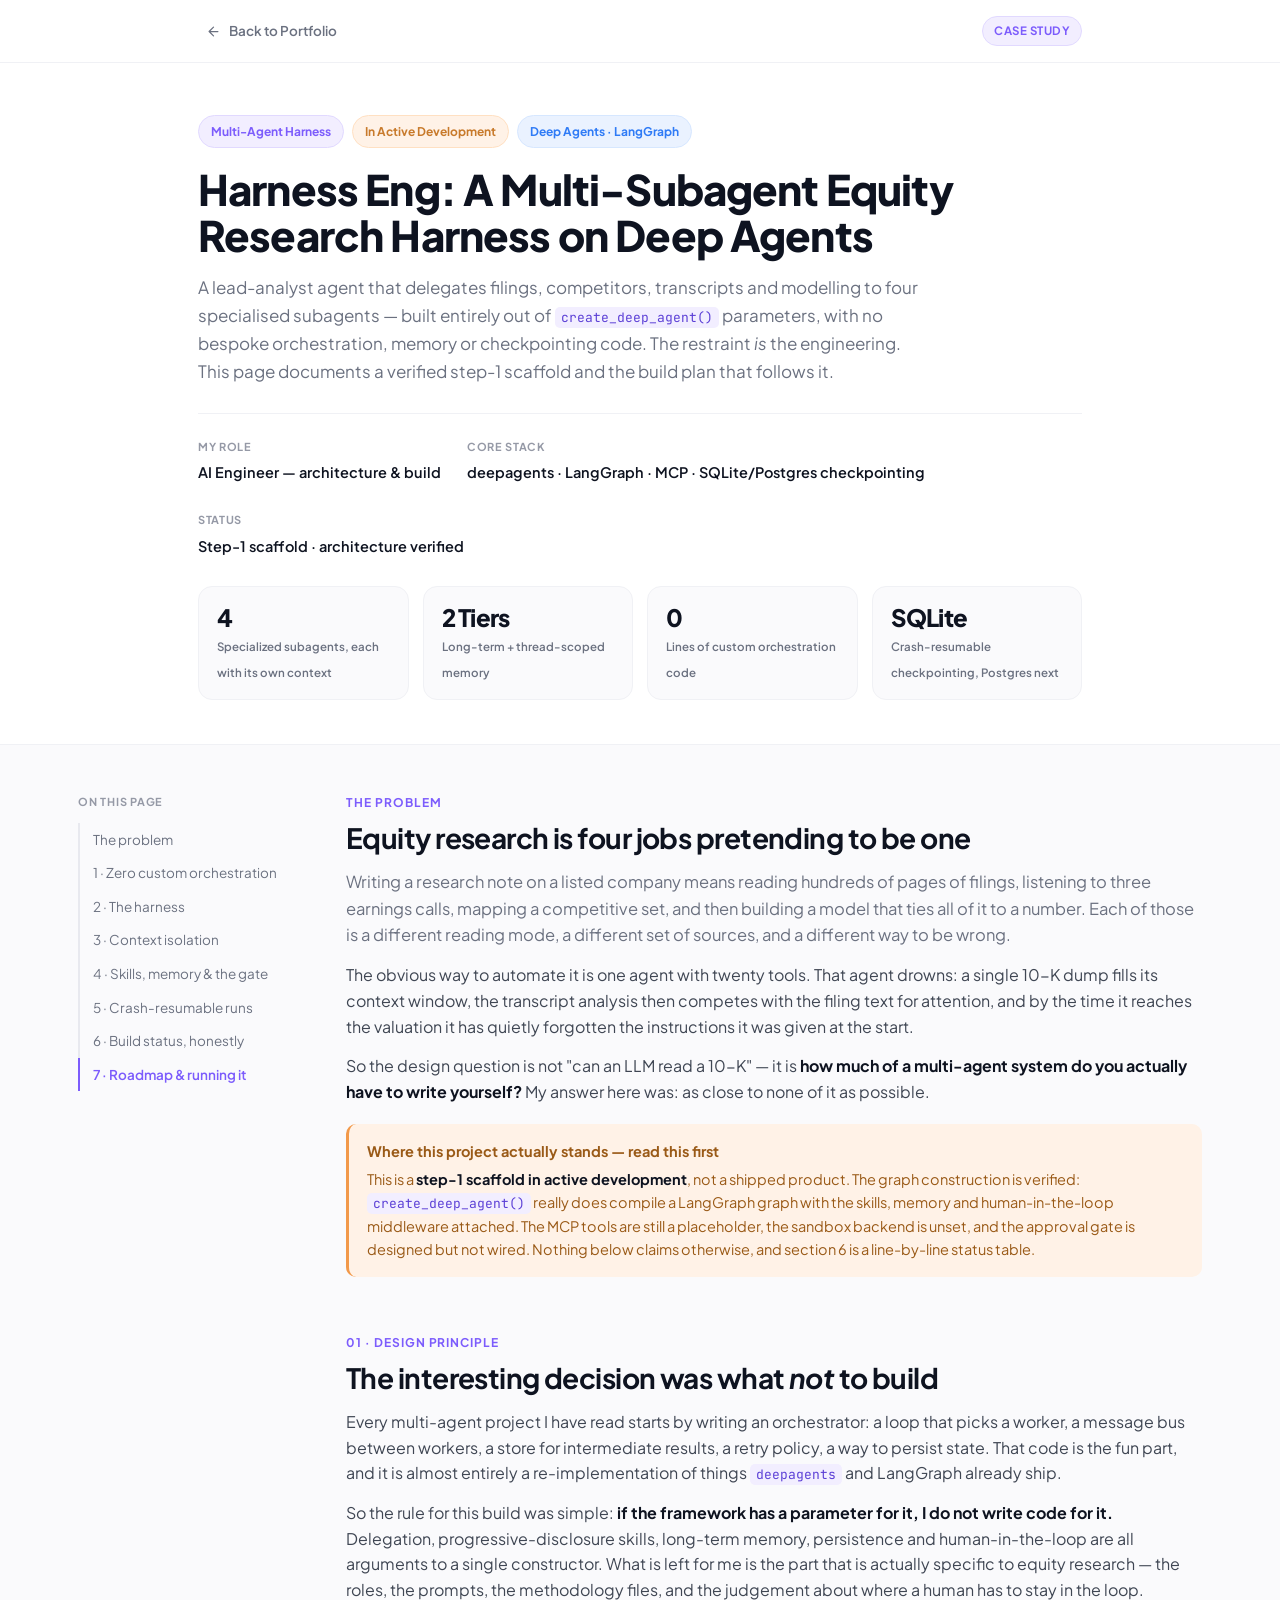
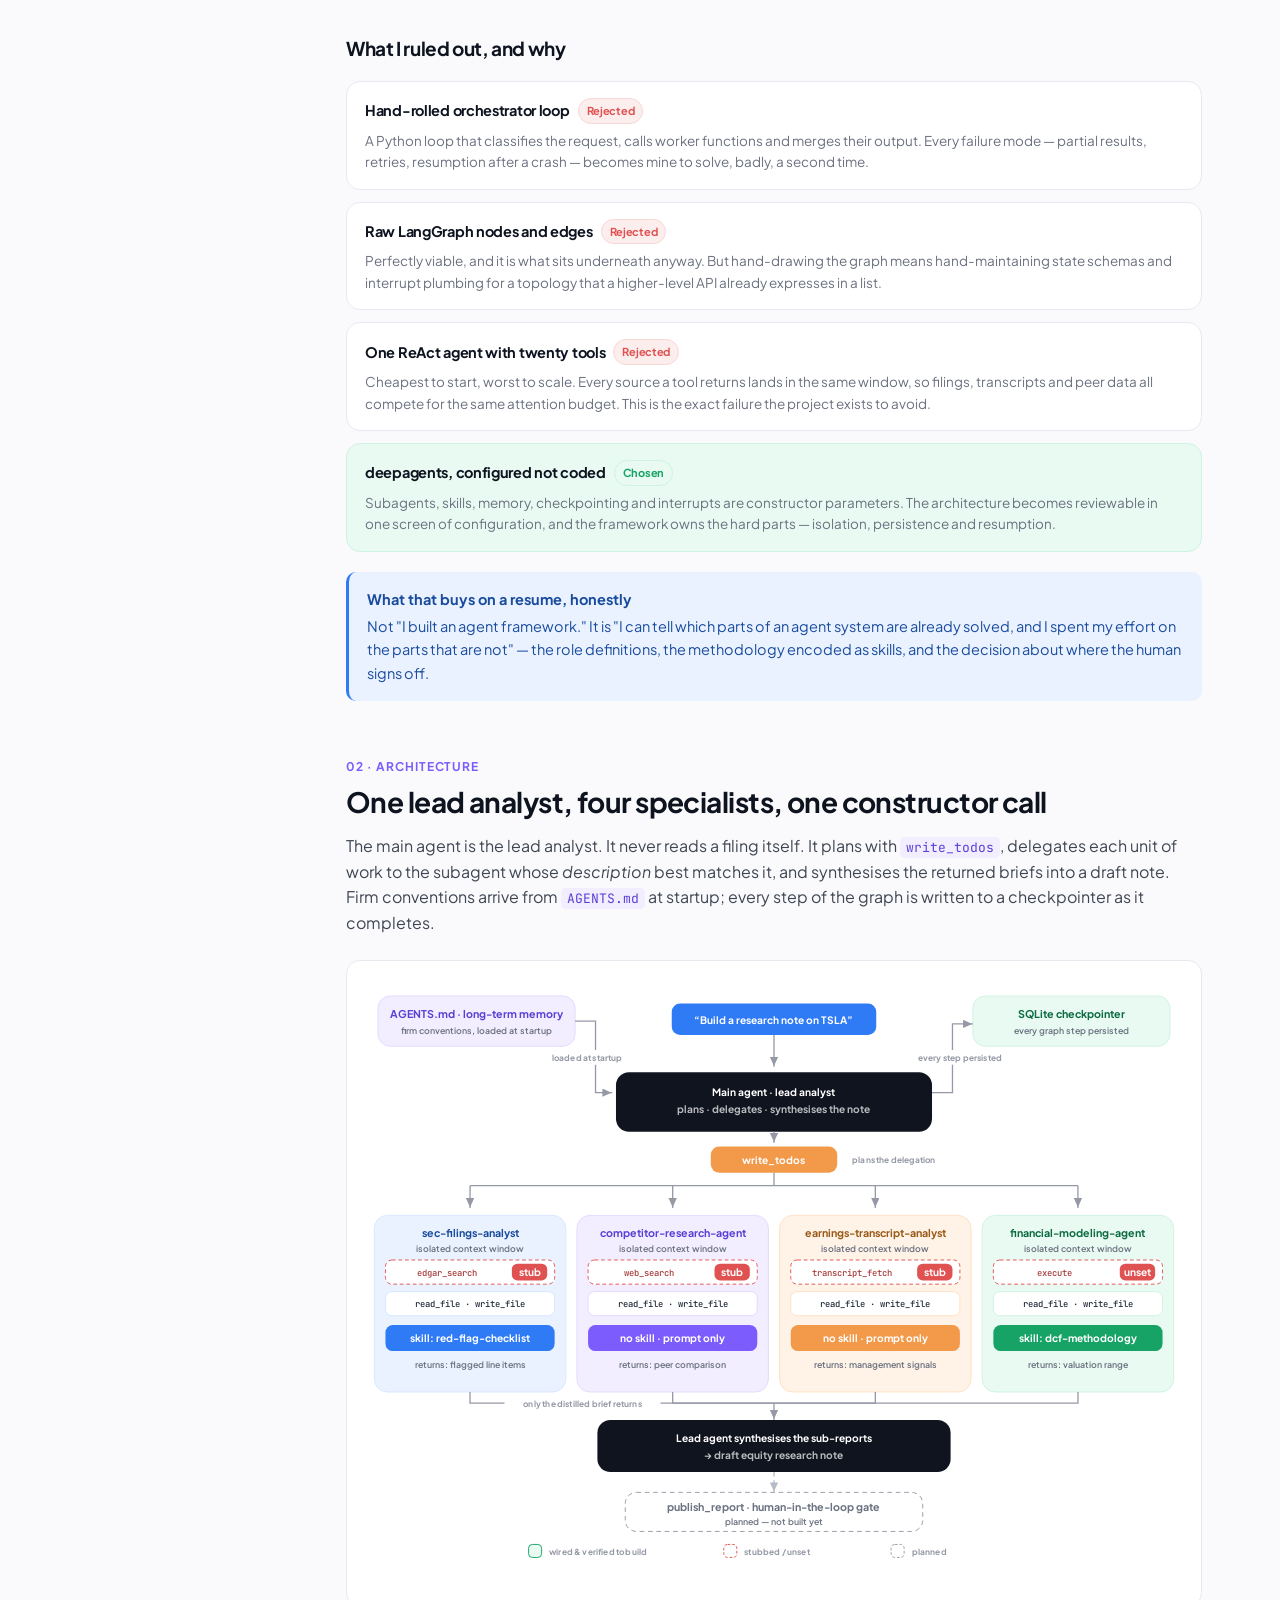
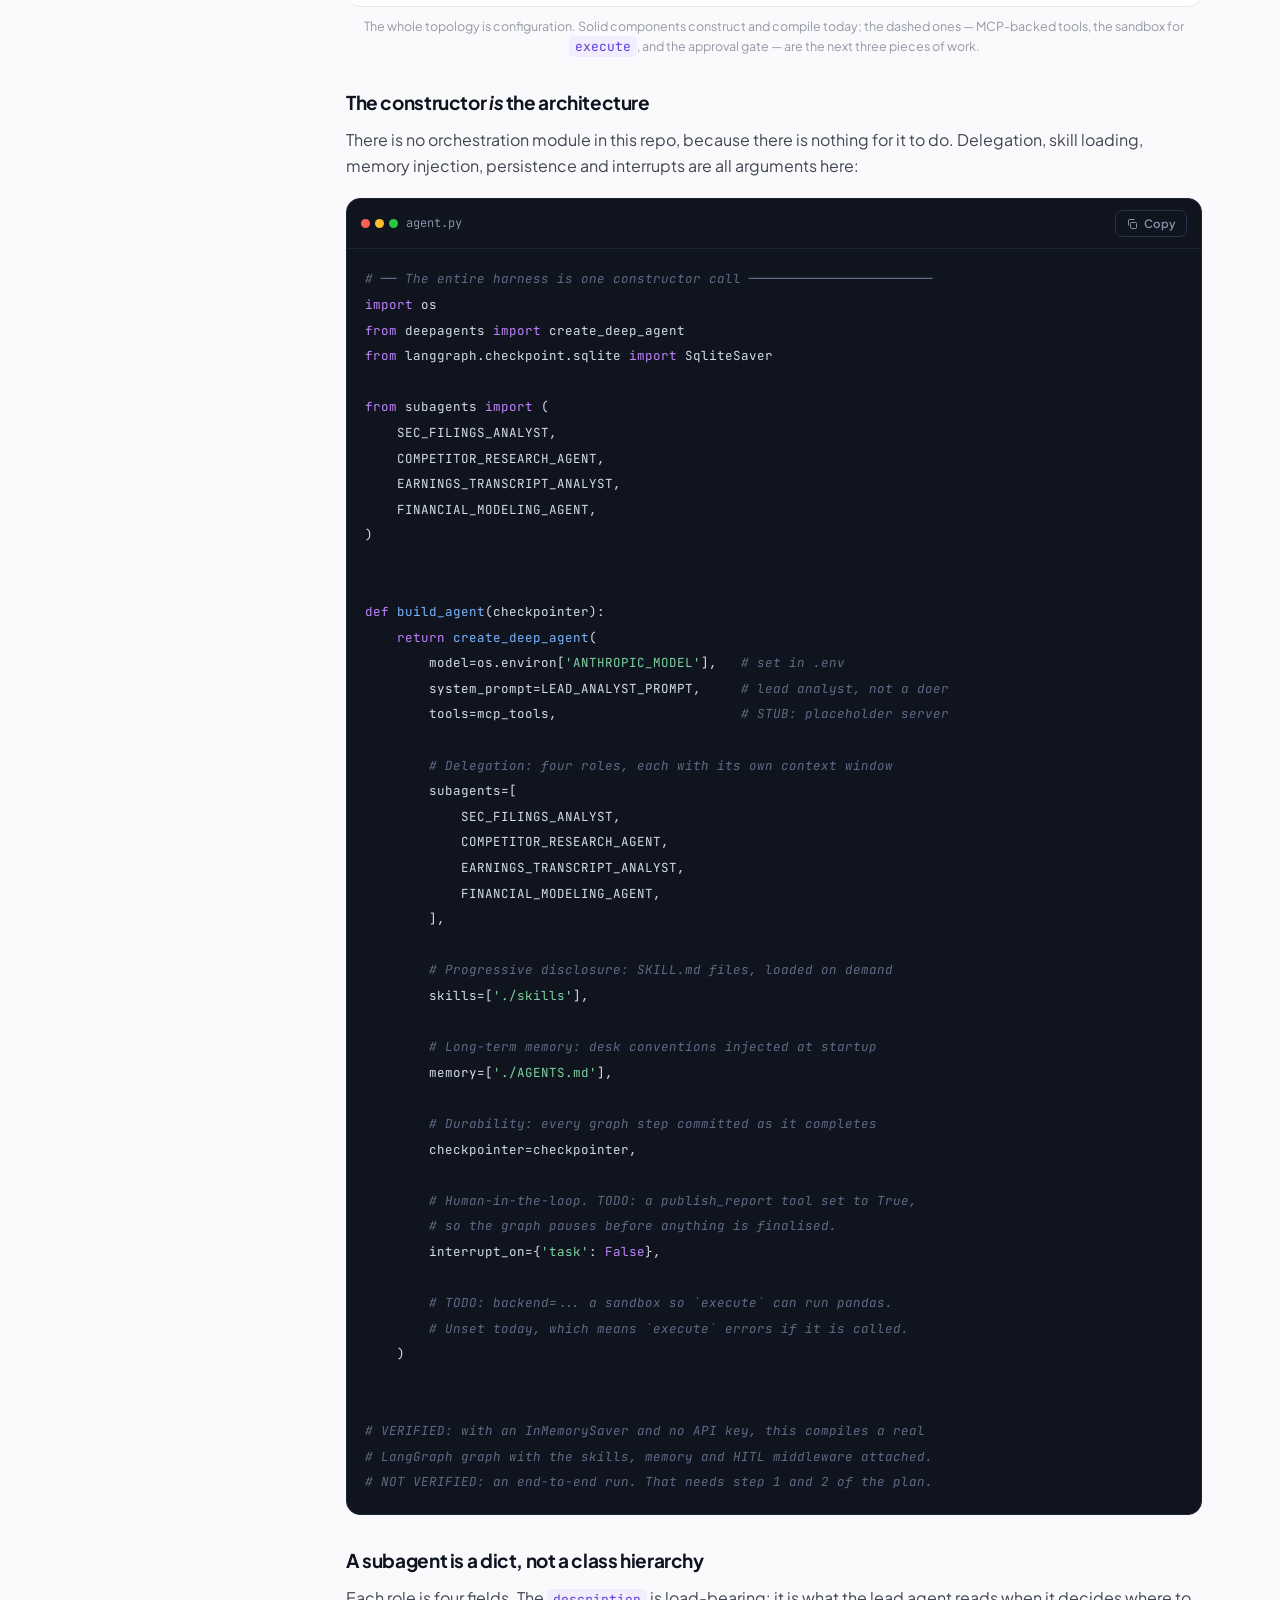
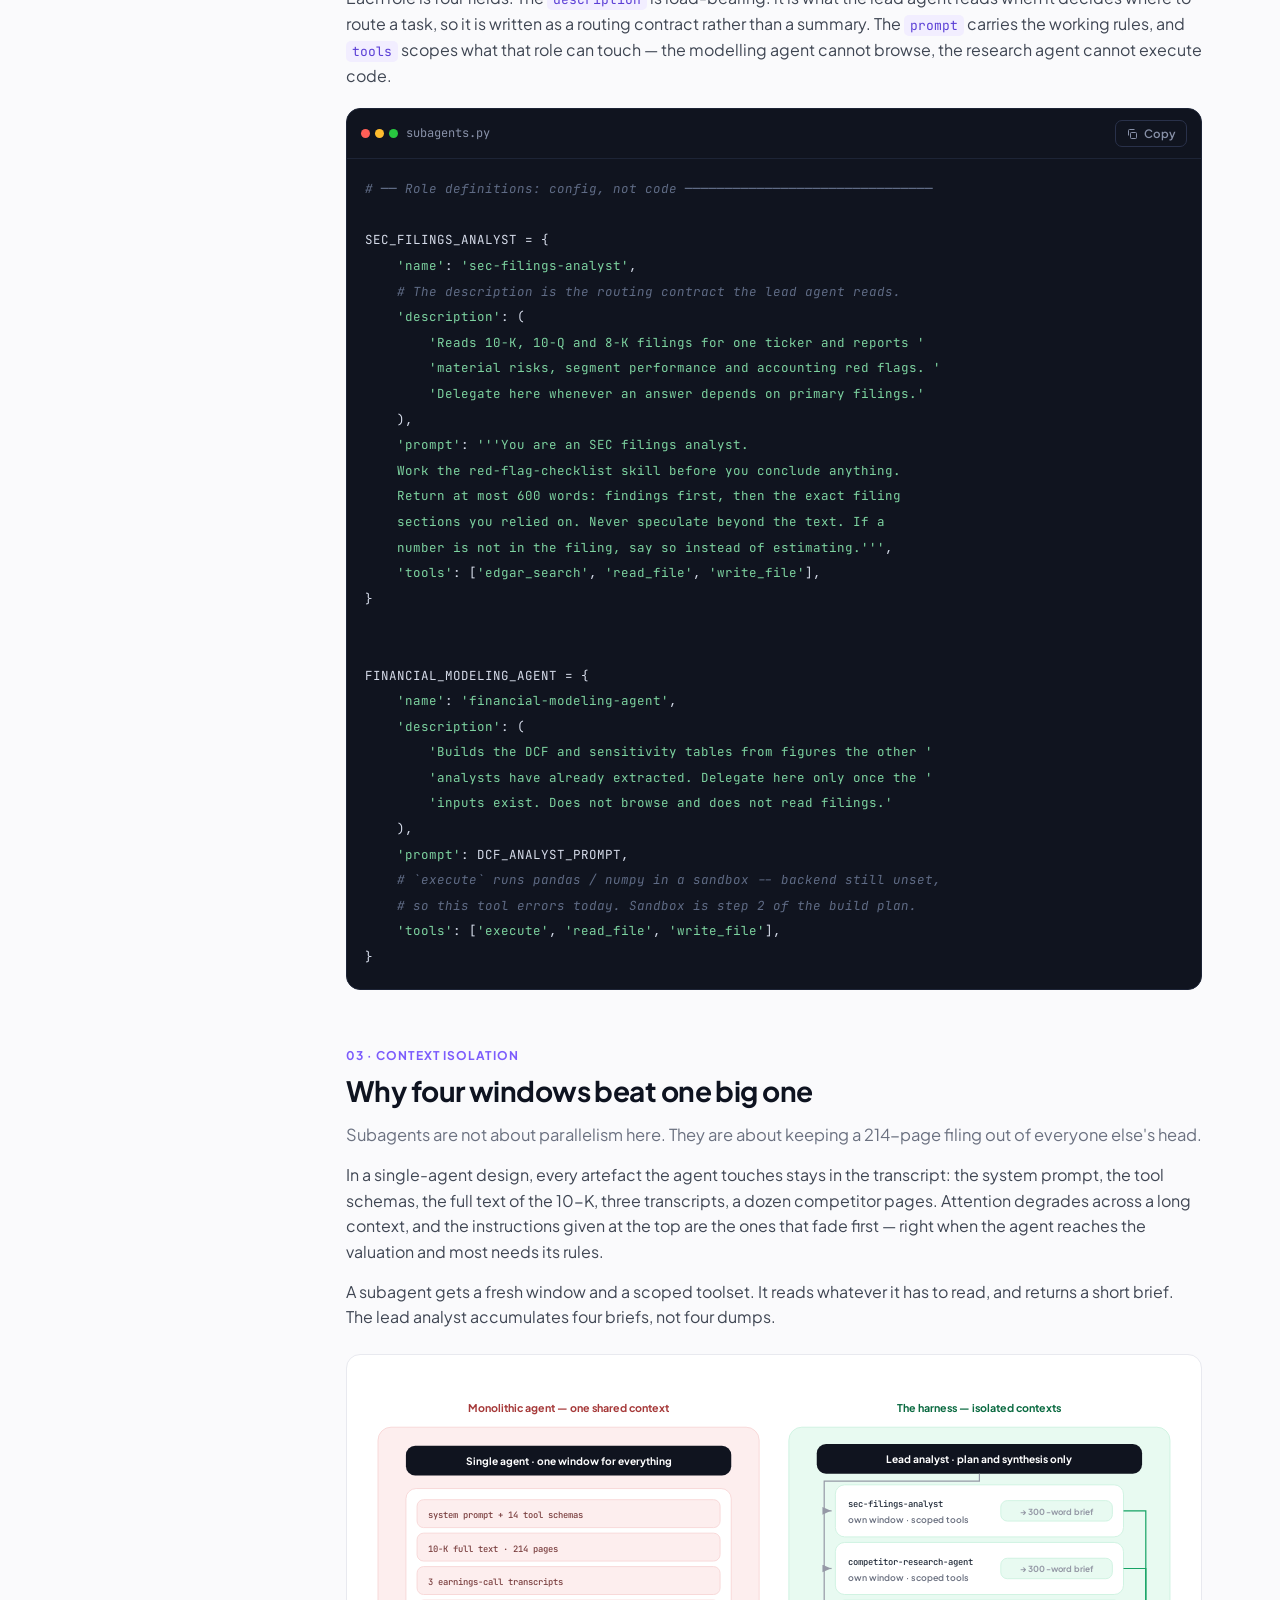
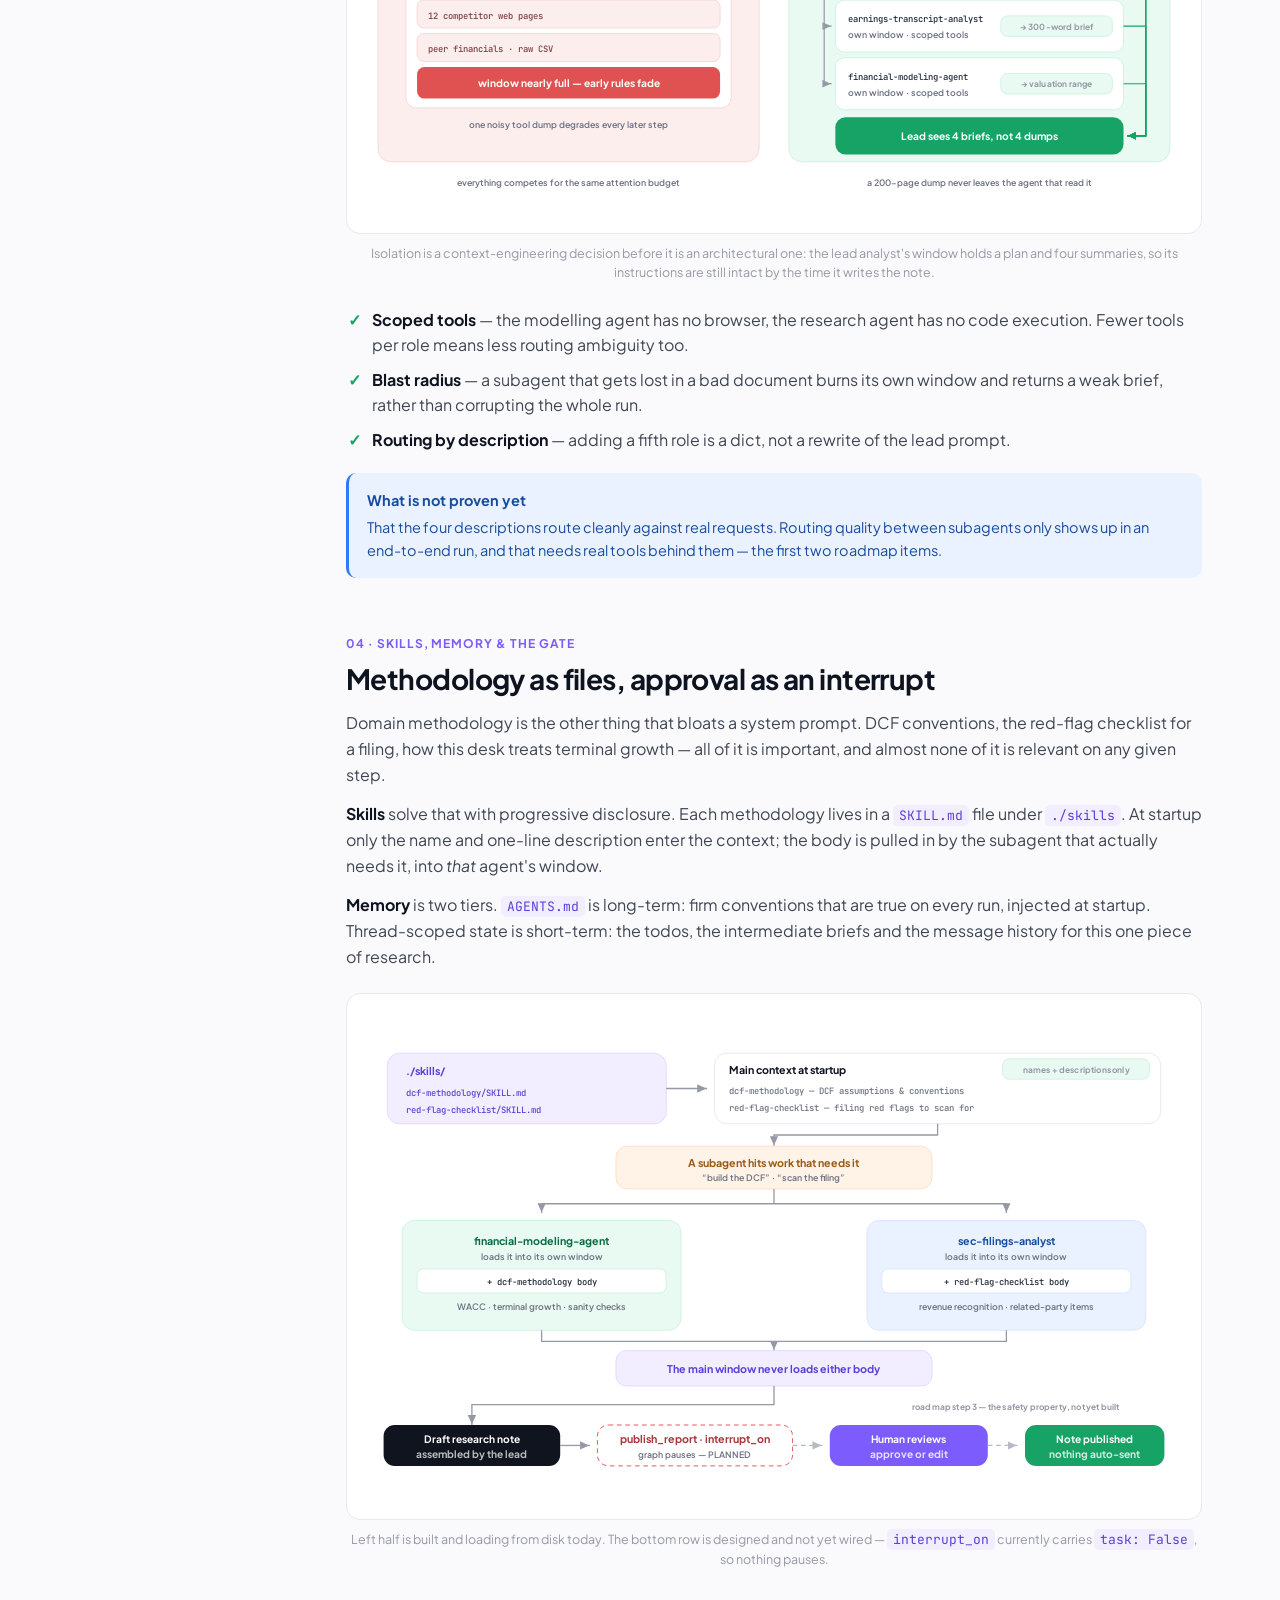
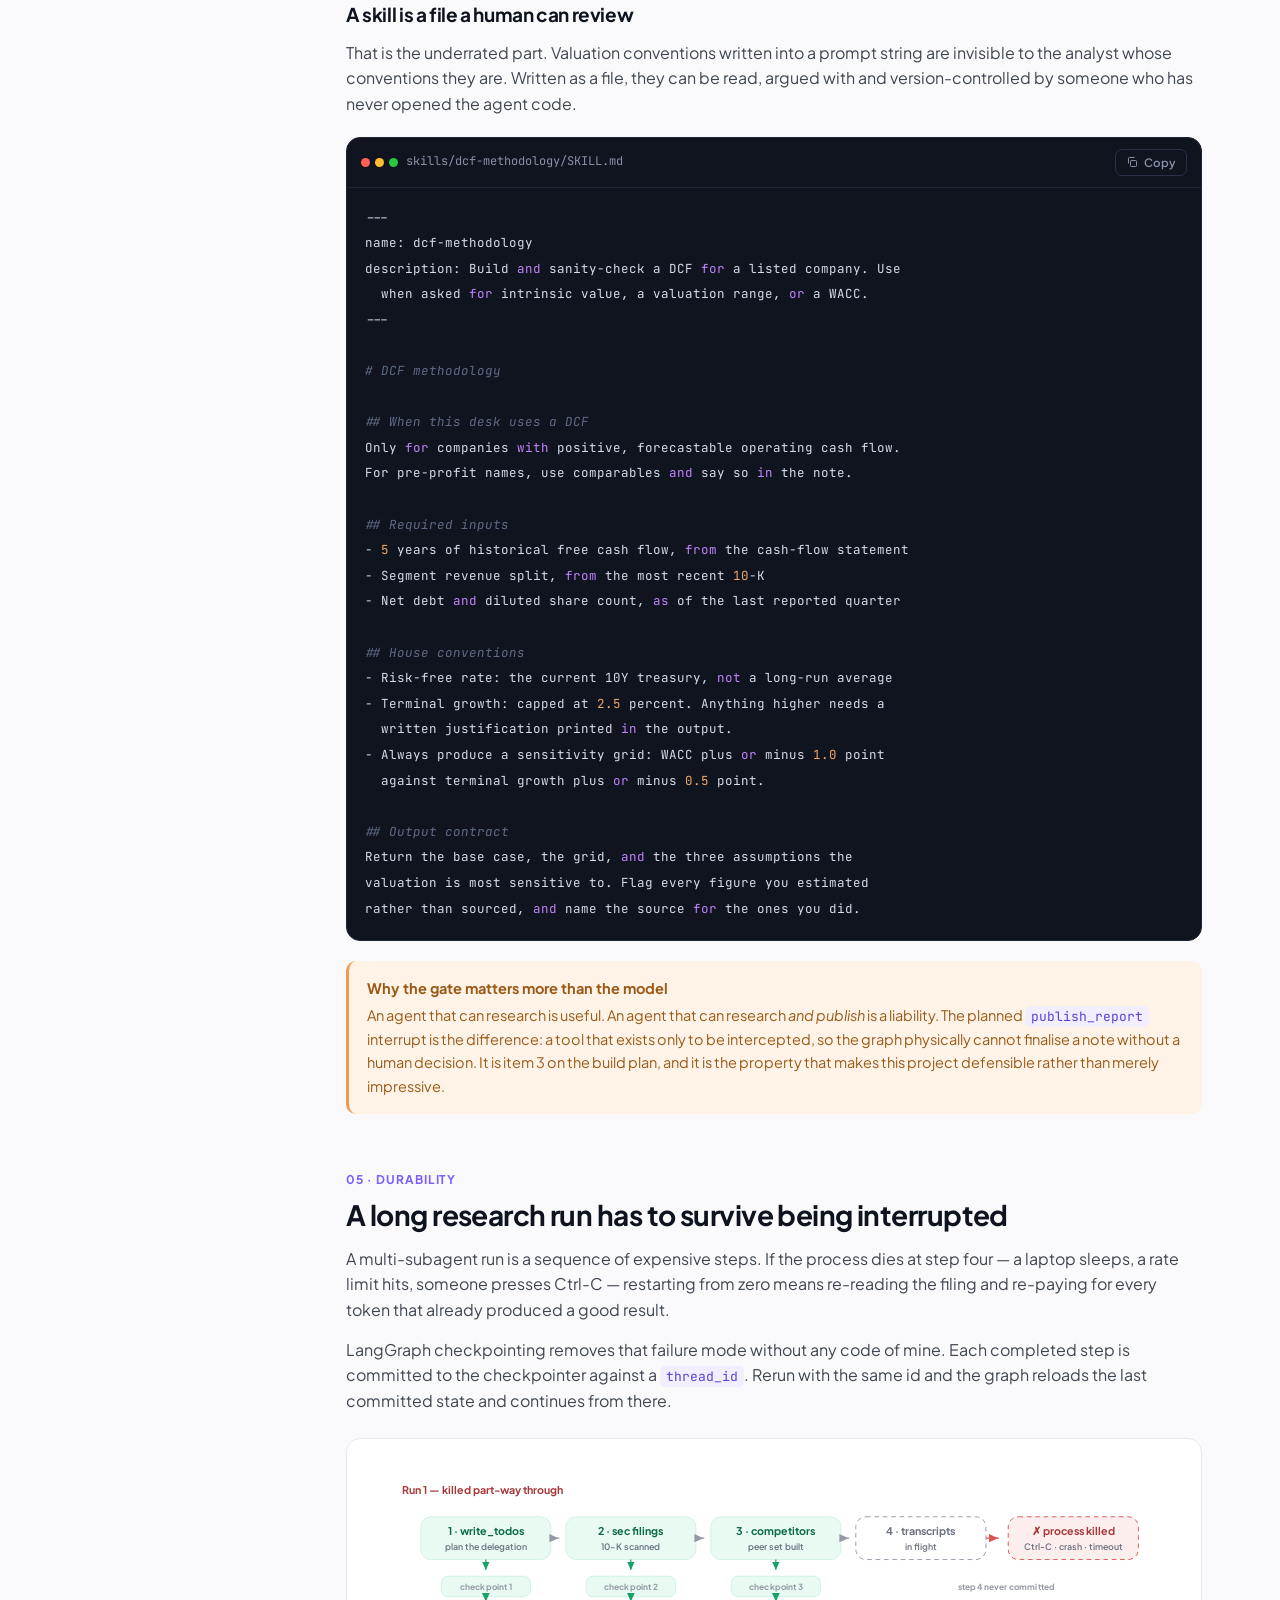
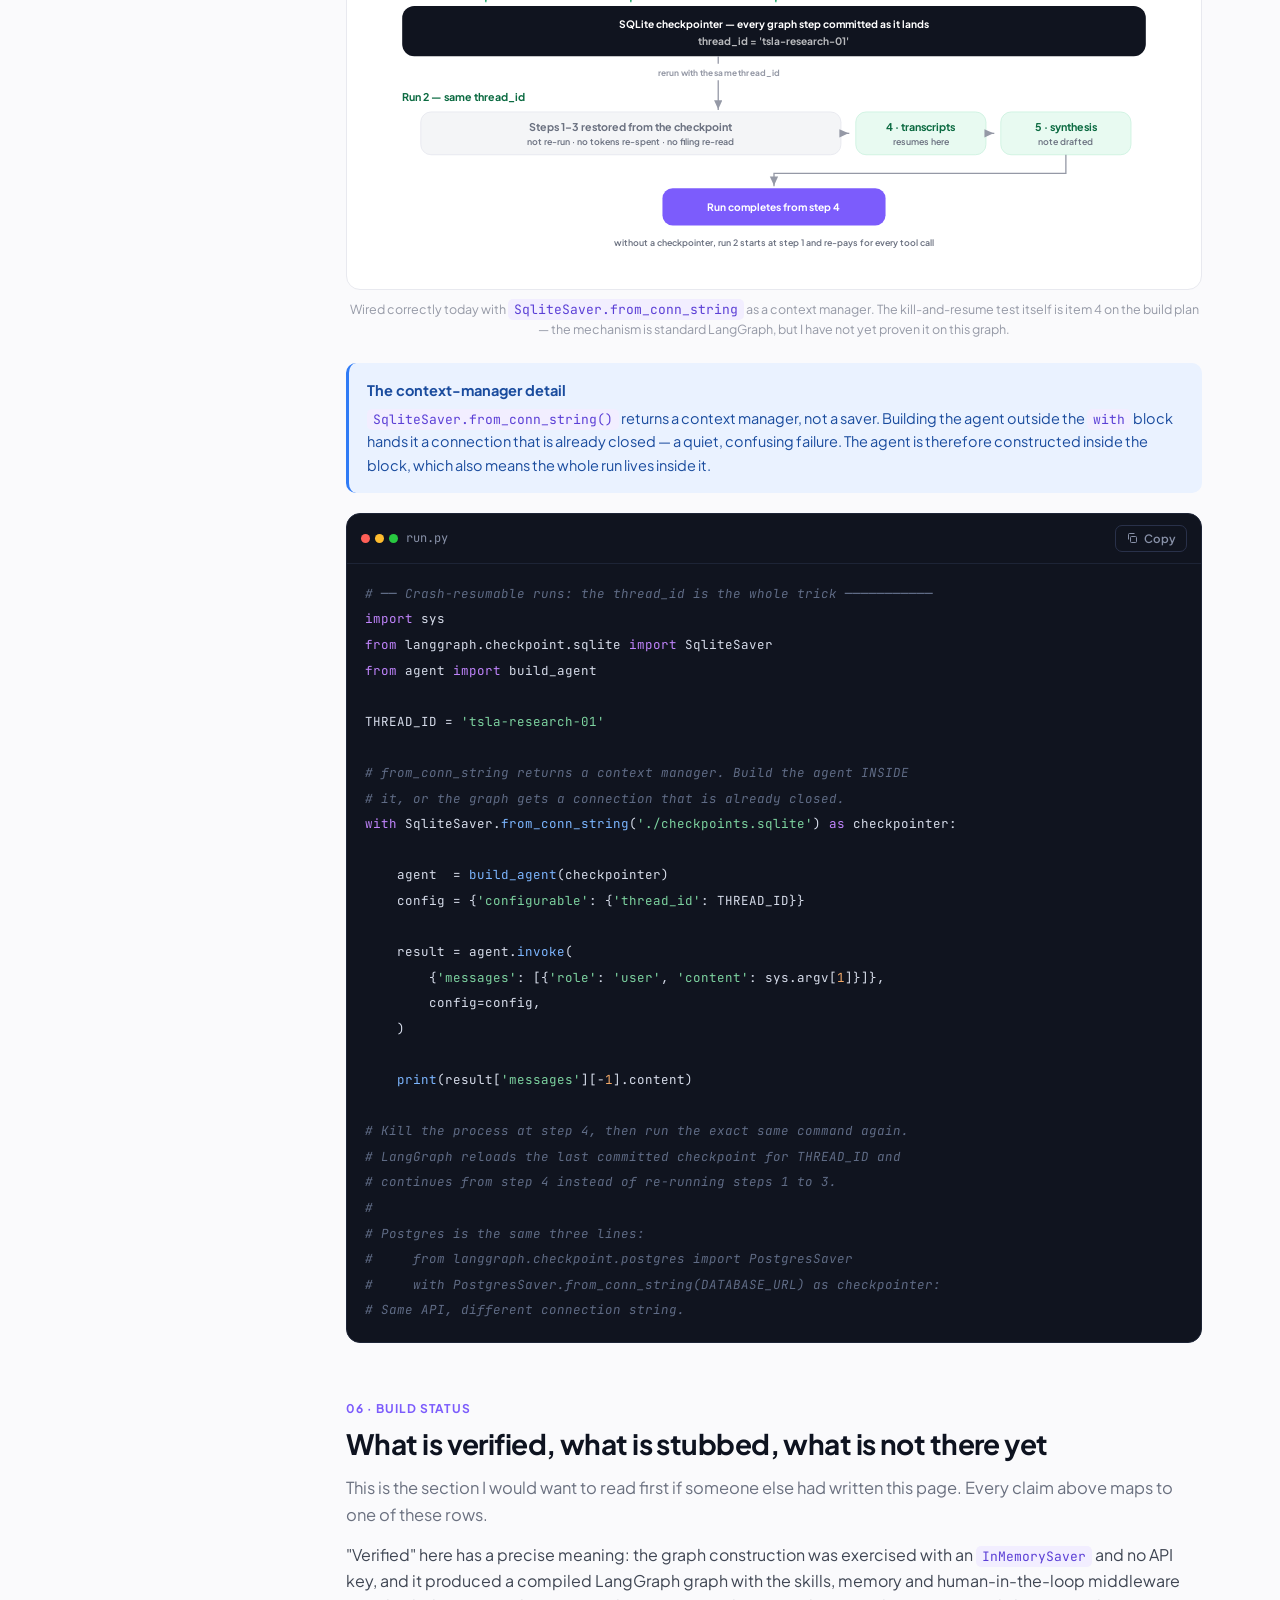
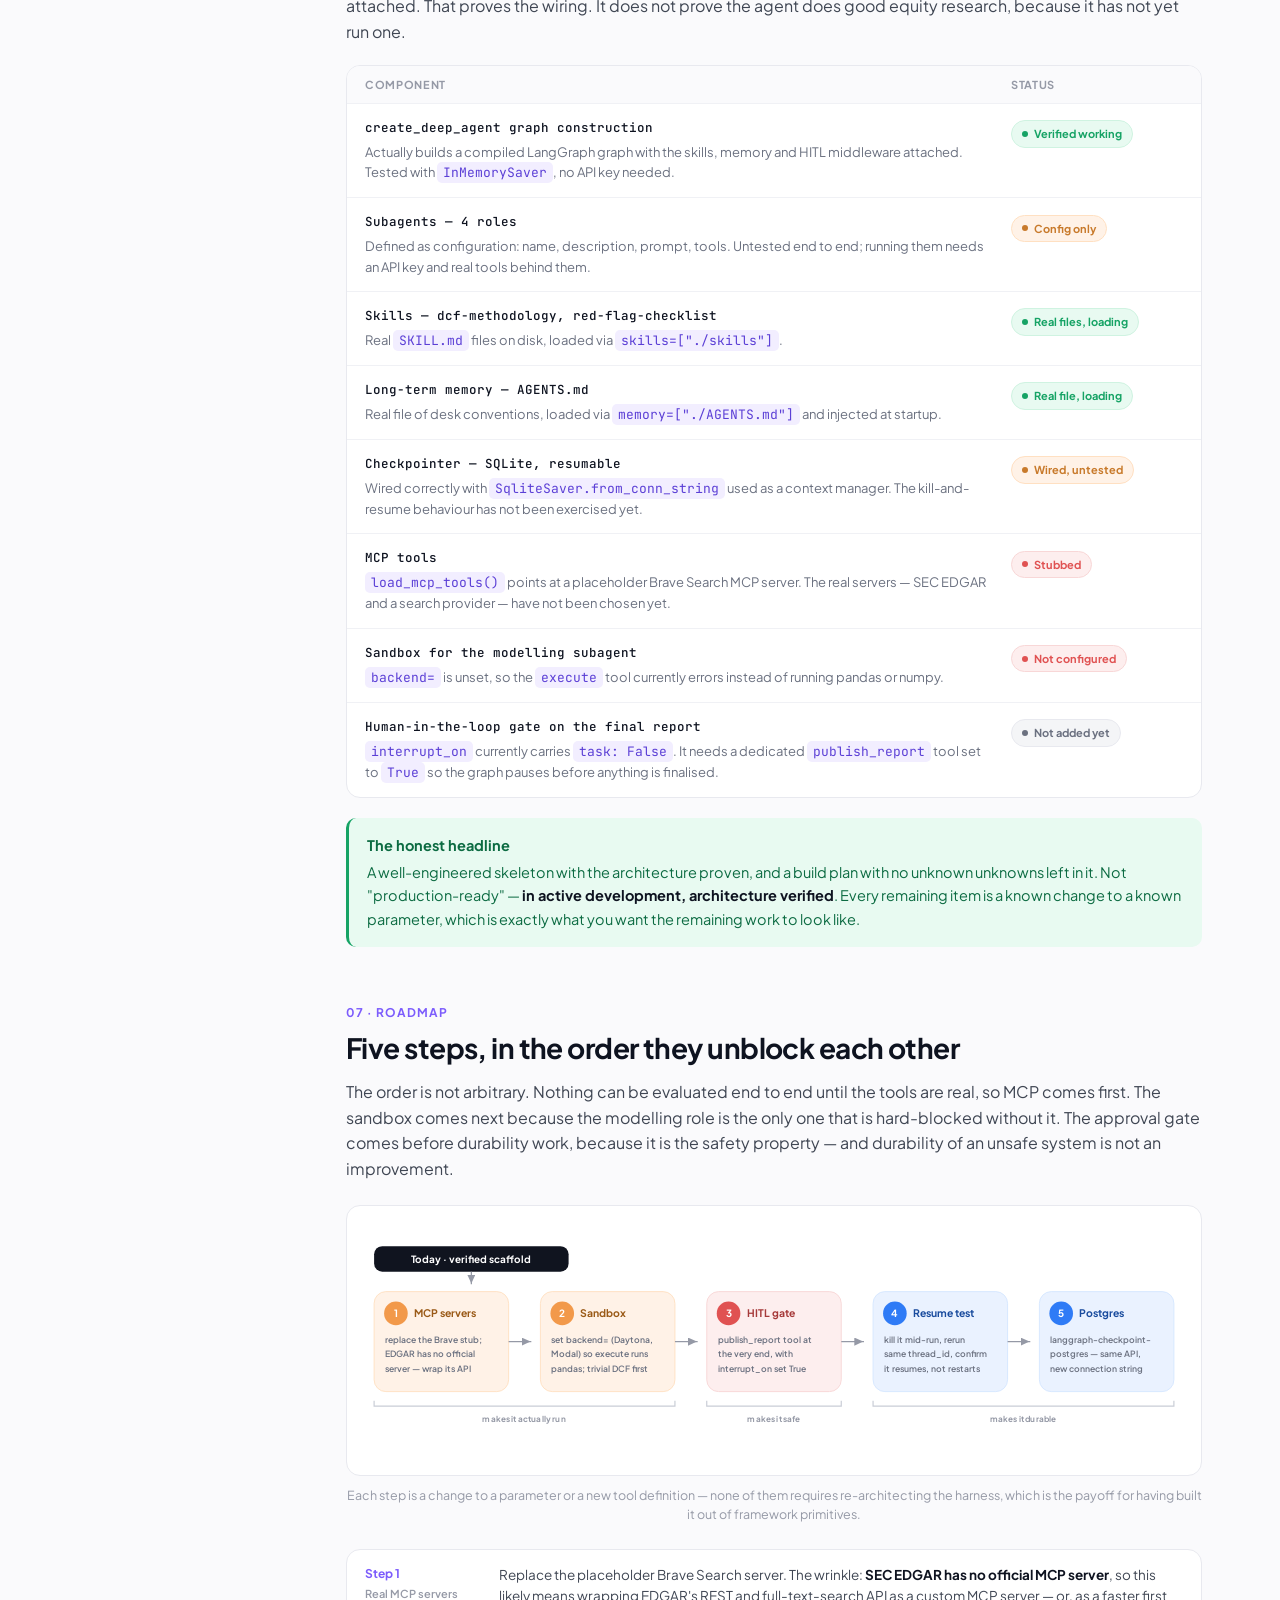
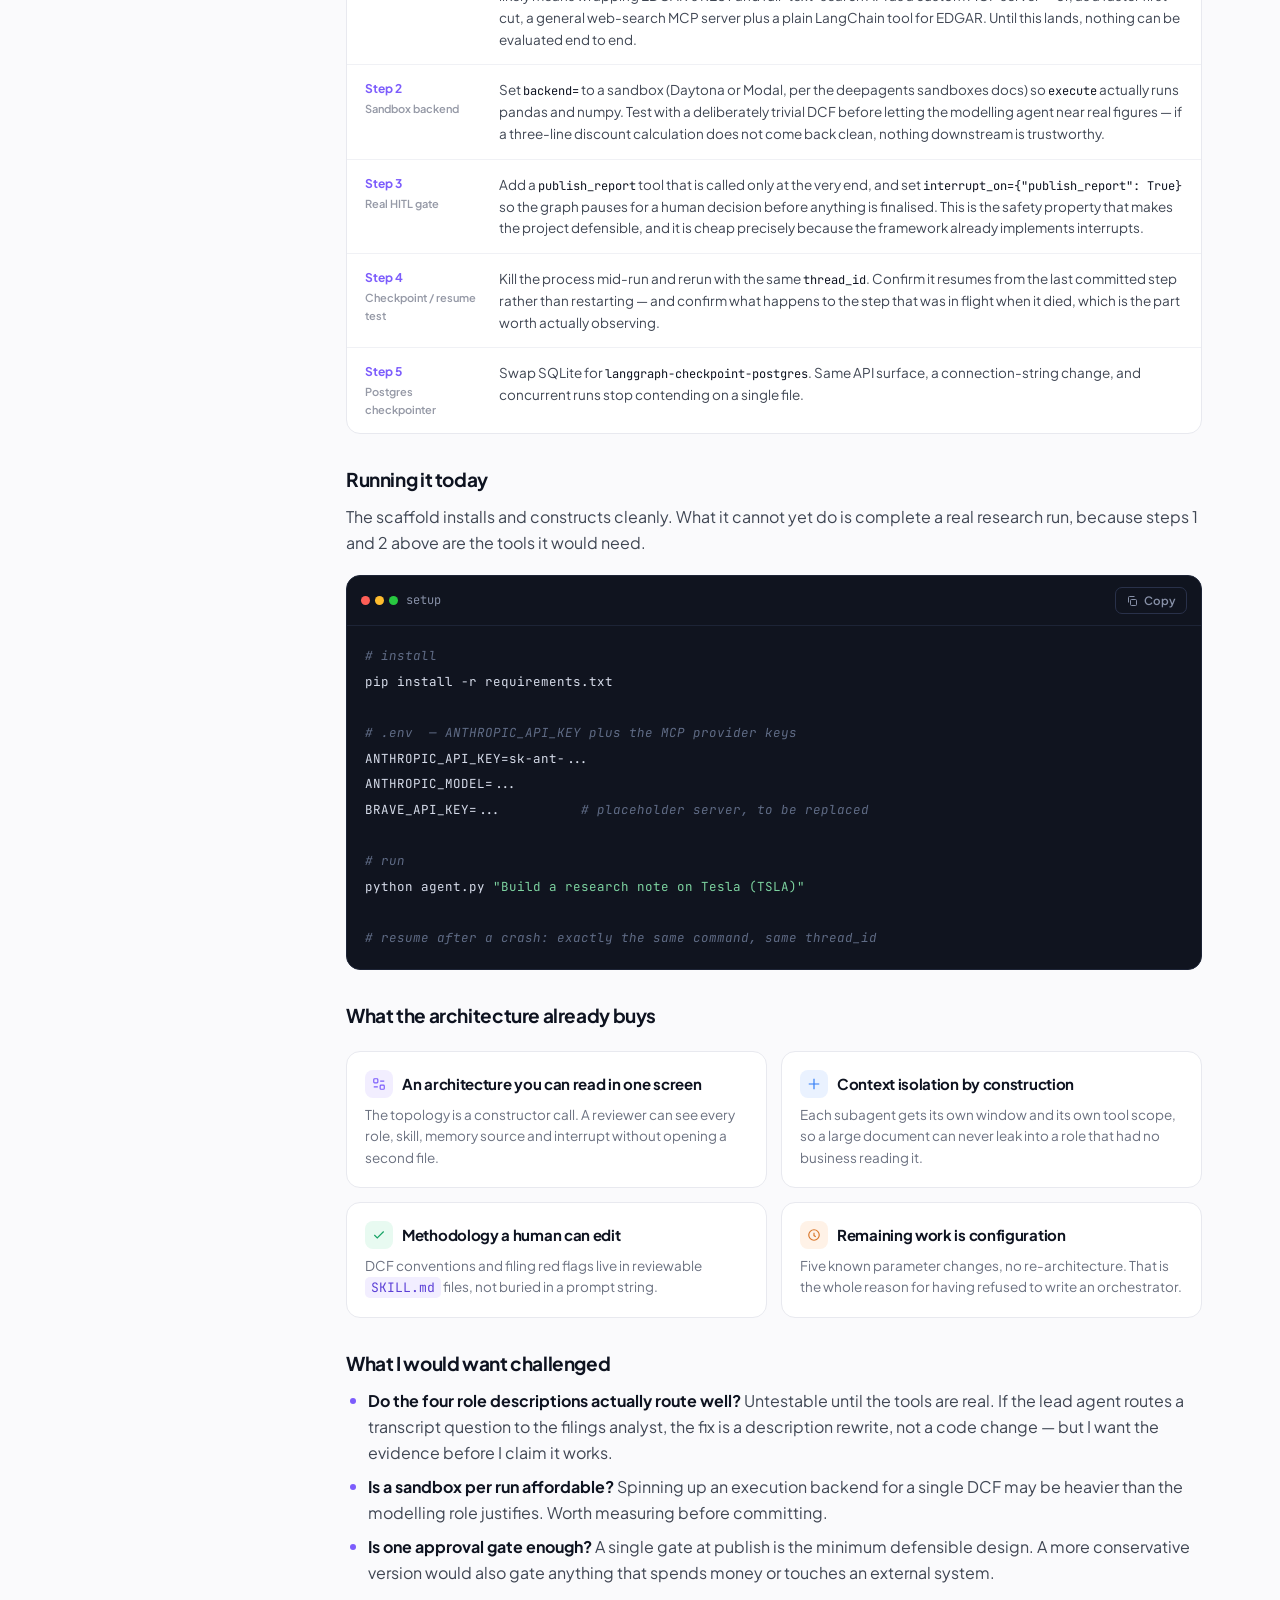
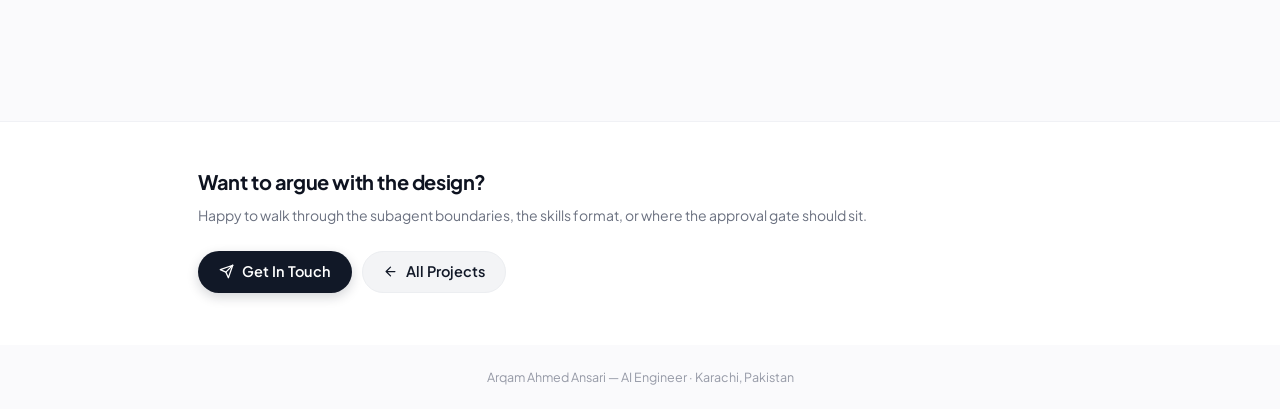
<file: projects/harness-eng.html>
<!DOCTYPE html>
<html lang="en">
<head>
<meta charset="UTF-8">
<meta name="viewport" content="width=device-width, initial-scale=1, viewport-fit=cover">
<title>Harness Eng — Autonomous Equity Research Agent | Arqam Ahmed Ansari</title>
<meta name="description" content="A multi-subagent equity research harness built entirely on deepagents native features — subagents, skills, memory, checkpointing and human-in-the-loop as configuration, with zero custom orchestration code. Step-1 scaffold, architecture verified.">
<link rel="preconnect" href="https://fonts.googleapis.com">
<link rel="preconnect" href="https://fonts.gstatic.com" crossorigin>
<link href="https://fonts.googleapis.com/css2?family=Plus+Jakarta+Sans:wght@400;500;600;700;800&family=JetBrains+Mono:wght@400;500&display=swap" rel="stylesheet">
<link rel="stylesheet" href="../assets/css/case.css">
<style>
  /* page-specific: amber kicker + honest status table */
  .k-orange{ background:var(--orange-bg); color:#C87A2B; border-color:var(--orange-line); }
  .status{ background:var(--surface); border:1px solid var(--border); border-radius:var(--radius-md); overflow:hidden; margin:20px 0; }
  .status-row{ display:grid; grid-template-columns:minmax(0,1fr) 172px; gap:18px; align-items:start; padding:14px 18px; border-bottom:1px solid var(--border-soft); }
  .status-row:last-child{ border-bottom:none; }
  .status-row.head{ background:var(--bg); padding-top:10px; padding-bottom:10px; }
  .status-row.head span{ font-size:11px; font-weight:700; letter-spacing:0.06em; text-transform:uppercase; color:var(--muted-2); }
  .status-row .feat b{ display:block; font-family:'JetBrains Mono',monospace; font-size:12.5px; font-weight:500; color:var(--ink); margin-bottom:4px; }
  .status-row .feat p{ margin:0; font-size:13px; color:var(--muted); line-height:1.55; }
  .pill{ display:inline-flex; align-items:center; gap:6px; font-size:11px; font-weight:700; padding:4px 10px; border-radius:999px; border:1px solid; white-space:nowrap; }
  .pill::before{ content:''; width:6px; height:6px; border-radius:50%; background:currentColor; flex-shrink:0; }
  .p-done{ color:var(--green); background:var(--green-bg); border-color:var(--green-line); }
  .p-part{ color:#C87A2B; background:var(--orange-bg); border-color:var(--orange-line); }
  .p-stub{ color:var(--red); background:var(--red-bg); border-color:var(--red-line); }
  .p-plan{ color:var(--muted); background:#F4F5F7; border-color:var(--border); }
  @media (max-width:560px){ .status-row{ grid-template-columns:1fr; gap:8px; } }
</style>
</head>
<body>

<div class="progress" id="progress"></div>

<nav class="doc-nav">
  <div class="wrap">
    <a class="back-link" href="../index.html#works">
      <svg viewBox="0 0 24 24" fill="none" stroke="currentColor" stroke-width="2" stroke-linecap="round" stroke-linejoin="round"><path d="M19 12H5M12 19l-7-7 7-7"/></svg>
      Back to Portfolio
    </a>
    <div class="nav-actions">
      <span class="nav-tag">Case Study</span>
      <button class="toc-toggle" type="button" id="tocToggle">
        <svg viewBox="0 0 24 24" fill="none" stroke="currentColor" stroke-width="2" stroke-linecap="round"><path d="M3 6h18M3 12h18M3 18h12"/></svg>
        Contents
      </button>
    </div>
  </div>
</nav>

<header class="doc-hero">
  <div class="wrap">
    <div class="kicker-row">
      <span class="kicker k-purple">Multi-Agent Harness</span>
      <span class="kicker k-orange">In Active Development</span>
      <span class="kicker k-blue">Deep Agents · LangGraph</span>
    </div>
    <h1>Harness Eng: A Multi-Subagent Equity Research Harness on Deep Agents</h1>
    <p class="standfirst">A lead-analyst agent that delegates filings, competitors, transcripts and modelling to four specialised subagents — built entirely out of <code class="inline">create_deep_agent()</code> parameters, with no bespoke orchestration, memory or checkpointing code. The restraint <em>is</em> the engineering. This page documents a verified step-1 scaffold and the build plan that follows it.</p>

    <div class="hero-meta">
      <div><span>My Role</span><b>AI Engineer — architecture &amp; build</b></div>
      <div><span>Core Stack</span><b>deepagents · LangGraph · MCP · SQLite/Postgres checkpointing</b></div>
      <div><span>Status</span><b>Step-1 scaffold · architecture verified</b></div>
    </div>

    <div class="stat-strip">
      <div class="stat-box"><b>4</b><span>Specialized subagents, each with its own context</span></div>
      <div class="stat-box"><b>2 Tiers</b><span>Long-term + thread-scoped memory</span></div>
      <div class="stat-box"><b>0</b><span>Lines of custom orchestration code</span></div>
      <div class="stat-box"><b>SQLite</b><span>Crash-resumable checkpointing, Postgres next</span></div>
    </div>
  </div>
</header>

<div class="doc-body">

  <aside class="toc" id="toc">
    <h5>On this page</h5>
    <a href="#problem" class="active">The problem</a>
    <a href="#restraint">1 · Zero custom orchestration</a>
    <a href="#architecture">2 · The harness</a>
    <a href="#isolation">3 · Context isolation</a>
    <a href="#skills">4 · Skills, memory &amp; the gate</a>
    <a href="#durability">5 · Crash-resumable runs</a>
    <a href="#status">6 · Build status, honestly</a>
    <a href="#roadmap">7 · Roadmap &amp; running it</a>
  </aside>

  <article>

    <!-- ================= PROBLEM ================= -->
    <section id="problem">
      <div class="sec-num">The Problem</div>
      <h2>Equity research is four jobs pretending to be one</h2>
      <p class="lead">Writing a research note on a listed company means reading hundreds of pages of filings, listening to three earnings calls, mapping a competitive set, and then building a model that ties all of it to a number. Each of those is a different reading mode, a different set of sources, and a different way to be wrong.</p>
      <p>The obvious way to automate it is one agent with twenty tools. That agent drowns: a single 10-K dump fills its context window, the transcript analysis then competes with the filing text for attention, and by the time it reaches the valuation it has quietly forgotten the instructions it was given at the start.</p>
      <p>So the design question is not "can an LLM read a 10-K" — it is <strong>how much of a multi-agent system do you actually have to write yourself?</strong> My answer here was: as close to none of it as possible.</p>

      <div class="callout c-orange">
        <b>Where this project actually stands — read this first</b>
        This is a <strong>step-1 scaffold in active development</strong>, not a shipped product. The graph construction is verified: <code class="inline">create_deep_agent()</code> really does compile a LangGraph graph with the skills, memory and human-in-the-loop middleware attached. The MCP tools are still a placeholder, the sandbox backend is unset, and the approval gate is designed but not wired. Nothing below claims otherwise, and section 6 is a line-by-line status table.
      </div>
    </section>

    <!-- ================= RESTRAINT ================= -->
    <section id="restraint">
      <div class="sec-num">01 · Design Principle</div>
      <h2>The interesting decision was what <em>not</em> to build</h2>
      <p>Every multi-agent project I have read starts by writing an orchestrator: a loop that picks a worker, a message bus between workers, a store for intermediate results, a retry policy, a way to persist state. That code is the fun part, and it is almost entirely a re-implementation of things <code class="inline">deepagents</code> and LangGraph already ship.</p>
      <p>So the rule for this build was simple: <strong>if the framework has a parameter for it, I do not write code for it.</strong> Delegation, progressive-disclosure skills, long-term memory, persistence and human-in-the-loop are all arguments to a single constructor. What is left for me is the part that is actually specific to equity research — the roles, the prompts, the methodology files, and the judgement about where a human has to stay in the loop.</p>

      <h3>What I ruled out, and why</h3>
      <div class="compare">
        <div class="row">
          <h4>Hand-rolled orchestrator loop <span class="badge-x">Rejected</span></h4>
          <p>A Python loop that classifies the request, calls worker functions and merges their output. Every failure mode — partial results, retries, resumption after a crash — becomes mine to solve, badly, a second time.</p>
        </div>
        <div class="row">
          <h4>Raw LangGraph nodes and edges <span class="badge-x">Rejected</span></h4>
          <p>Perfectly viable, and it is what sits underneath anyway. But hand-drawing the graph means hand-maintaining state schemas and interrupt plumbing for a topology that a higher-level API already expresses in a list.</p>
        </div>
        <div class="row">
          <h4>One ReAct agent with twenty tools <span class="badge-x">Rejected</span></h4>
          <p>Cheapest to start, worst to scale. Every source a tool returns lands in the same window, so filings, transcripts and peer data all compete for the same attention budget. This is the exact failure the project exists to avoid.</p>
        </div>
        <div class="row picked">
          <h4>deepagents, configured not coded <span class="badge-ok">Chosen</span></h4>
          <p>Subagents, skills, memory, checkpointing and interrupts are constructor parameters. The architecture becomes reviewable in one screen of configuration, and the framework owns the hard parts — isolation, persistence and resumption.</p>
        </div>
      </div>

      <div class="callout c-blue">
        <b>What that buys on a resume, honestly</b>
        Not "I built an agent framework." It is "I can tell which parts of an agent system are already solved, and I spent my effort on the parts that are not" — the role definitions, the methodology encoded as skills, and the decision about where the human signs off.
      </div>
    </section>

    <!-- ================= ARCHITECTURE ================= -->
    <section id="architecture">
      <div class="sec-num">02 · Architecture</div>
      <h2>One lead analyst, four specialists, one constructor call</h2>
      <p>The main agent is the lead analyst. It never reads a filing itself. It plans with <code class="inline">write_todos</code>, delegates each unit of work to the subagent whose <em>description</em> best matches it, and synthesises the returned briefs into a draft note. Firm conventions arrive from <code class="inline">AGENTS.md</code> at startup; every step of the graph is written to a checkpointer as it completes.</p>

      <figure>
        <div class="diagram">
          <svg viewBox="0 0 880 640" role="img" aria-label="Deep agent architecture: a lead analyst agent plans with write_todos and delegates to four subagents, each with scoped tools and an optional skill; AGENTS.md memory loads at startup, a SQLite checkpointer persists every step, and a planned publish_report gate sits after synthesis">
            <defs>
              <marker id="d1a" markerWidth="9" markerHeight="9" refX="7.6" refY="3.2" orient="auto"><path d="M0 0l7 3.2-7 3.2z" fill="#9599A6"/></marker>
              <marker id="d1b" markerWidth="9" markerHeight="9" refX="7.6" refY="3.2" orient="auto"><path d="M0 0l7 3.2-7 3.2z" fill="#B4BAC6"/></marker>
            </defs>

            <!-- top row -->
            <rect x="14" y="14" width="212" height="54" rx="13" fill="#F2EEFF" stroke="#E1D9FF"/>
            <text class="dg-title" x="120" y="38" text-anchor="middle" fill="#5B3FD6">AGENTS.md · long-term memory</text>
            <text class="dg-small" x="120" y="55" text-anchor="middle" fill="#7C5CFC">firm conventions, loaded at startup</text>

            <rect x="330" y="22" width="220" height="34" rx="9" fill="#2F7BF6"/>
            <text class="dg-label" x="440" y="44" text-anchor="middle">“Build a research note on TSLA”</text>

            <rect x="654" y="14" width="212" height="54" rx="13" fill="#E8FAF1" stroke="#CFF3E1"/>
            <text class="dg-title" x="760" y="38" text-anchor="middle" fill="#0C6B42">SQLite checkpointer</text>
            <text class="dg-small" x="760" y="55" text-anchor="middle" fill="#16A365">every graph step persisted</text>

            <!-- main agent -->
            <rect x="270" y="96" width="340" height="64" rx="14" fill="#10141F"/>
            <text class="dg-label" x="440" y="122" text-anchor="middle">Main agent · lead analyst</text>
            <text class="dg-label" x="440" y="140" text-anchor="middle" opacity="0.7">plans · delegates · synthesises the note</text>

            <g stroke="#9599A6" stroke-width="1.4" fill="none" marker-end="url(#d1a)">
              <path d="M440 56v34"/>
              <path d="M226 41h22v77h18"/>
              <path d="M610 118h22V44h22"/>
              <path d="M440 160v12"/>
            </g>
            <rect x="194" y="72" width="90" height="16" rx="8" fill="#fff"/>
            <text class="dg-edge" x="239" y="84" text-anchor="middle">loaded at startup</text>
            <rect x="584" y="72" width="112" height="16" rx="8" fill="#fff"/>
            <text class="dg-edge" x="640" y="84" text-anchor="middle">every step persisted</text>

            <!-- planner -->
            <rect x="372" y="176" width="136" height="28" rx="9" fill="#F2994A"/>
            <text class="dg-label" x="440" y="195" text-anchor="middle">write_todos</text>
            <text class="dg-edge" x="524" y="194">plans the delegation</text>

            <!-- delegation bus -->
            <g stroke="#9599A6" stroke-width="1.4" fill="none">
              <path d="M440 204v14"/>
              <path d="M113 218H767"/>
            </g>
            <g stroke="#9599A6" stroke-width="1.4" fill="none" marker-end="url(#d1a)">
              <path d="M113 218v24"/><path d="M331 218v24"/><path d="M549 218v24"/><path d="M767 218v24"/>
            </g>

            <!-- subagent 1 -->
            <rect x="10" y="250" width="206" height="190" rx="14" fill="#EAF2FF" stroke="#D6E7FF"/>
            <text class="dg-title" x="113" y="273" text-anchor="middle" fill="#1A4C9E">sec-filings-analyst</text>
            <text class="dg-small" x="113" y="289" text-anchor="middle" fill="#2F7BF6">isolated context window</text>
            <rect x="22" y="298" width="182" height="26" rx="7" fill="#fff" stroke="#E05252" stroke-dasharray="4 3"/>
            <text class="dg-mono" x="88" y="315" text-anchor="middle" fill="#A63A3A">edgar_search</text>
            <rect x="158" y="302" width="38" height="18" rx="6" fill="#E05252"/>
            <text class="dg-label" x="177" y="315" text-anchor="middle">stub</text>
            <rect x="22" y="332" width="182" height="26" rx="7" fill="#fff" stroke="#D6E7FF"/>
            <text class="dg-mono" x="113" y="349" text-anchor="middle" fill="#1F2937">read_file · write_file</text>
            <rect x="22" y="368" width="182" height="28" rx="8" fill="#2F7BF6"/>
            <text class="dg-label" x="113" y="386" text-anchor="middle">skill: red-flag-checklist</text>
            <text class="dg-small" x="113" y="414" text-anchor="middle" fill="#2F7BF6">returns: flagged line items</text>

            <!-- subagent 2 -->
            <rect x="228" y="250" width="206" height="190" rx="14" fill="#F2EEFF" stroke="#E1D9FF"/>
            <text class="dg-title" x="331" y="273" text-anchor="middle" fill="#5B3FD6">competitor-research-agent</text>
            <text class="dg-small" x="331" y="289" text-anchor="middle" fill="#7C5CFC">isolated context window</text>
            <rect x="240" y="298" width="182" height="26" rx="7" fill="#fff" stroke="#E05252" stroke-dasharray="4 3"/>
            <text class="dg-mono" x="306" y="315" text-anchor="middle" fill="#A63A3A">web_search</text>
            <rect x="376" y="302" width="38" height="18" rx="6" fill="#E05252"/>
            <text class="dg-label" x="395" y="315" text-anchor="middle">stub</text>
            <rect x="240" y="332" width="182" height="26" rx="7" fill="#fff" stroke="#E1D9FF"/>
            <text class="dg-mono" x="331" y="349" text-anchor="middle" fill="#1F2937">read_file · write_file</text>
            <rect x="240" y="368" width="182" height="28" rx="8" fill="#7C5CFC"/>
            <text class="dg-label" x="331" y="386" text-anchor="middle">no skill · prompt only</text>
            <text class="dg-small" x="331" y="414" text-anchor="middle" fill="#7C5CFC">returns: peer comparison</text>

            <!-- subagent 3 -->
            <rect x="446" y="250" width="206" height="190" rx="14" fill="#FFF2E7" stroke="#FFE0C2"/>
            <text class="dg-title" x="549" y="273" text-anchor="middle" fill="#9A5A17">earnings-transcript-analyst</text>
            <text class="dg-small" x="549" y="289" text-anchor="middle" fill="#D9772B">isolated context window</text>
            <rect x="458" y="298" width="182" height="26" rx="7" fill="#fff" stroke="#E05252" stroke-dasharray="4 3"/>
            <text class="dg-mono" x="524" y="315" text-anchor="middle" fill="#A63A3A">transcript_fetch</text>
            <rect x="594" y="302" width="38" height="18" rx="6" fill="#E05252"/>
            <text class="dg-label" x="613" y="315" text-anchor="middle">stub</text>
            <rect x="458" y="332" width="182" height="26" rx="7" fill="#fff" stroke="#FFE0C2"/>
            <text class="dg-mono" x="549" y="349" text-anchor="middle" fill="#1F2937">read_file · write_file</text>
            <rect x="458" y="368" width="182" height="28" rx="8" fill="#F2994A"/>
            <text class="dg-label" x="549" y="386" text-anchor="middle">no skill · prompt only</text>
            <text class="dg-small" x="549" y="414" text-anchor="middle" fill="#D9772B">returns: management signals</text>

            <!-- subagent 4 -->
            <rect x="664" y="250" width="206" height="190" rx="14" fill="#E8FAF1" stroke="#CFF3E1"/>
            <text class="dg-title" x="767" y="273" text-anchor="middle" fill="#0C6B42">financial-modeling-agent</text>
            <text class="dg-small" x="767" y="289" text-anchor="middle" fill="#16A365">isolated context window</text>
            <rect x="676" y="298" width="182" height="26" rx="7" fill="#fff" stroke="#E05252" stroke-dasharray="4 3"/>
            <text class="dg-mono" x="742" y="315" text-anchor="middle" fill="#A63A3A">execute</text>
            <rect x="812" y="302" width="38" height="18" rx="6" fill="#E05252"/>
            <text class="dg-label" x="831" y="315" text-anchor="middle">unset</text>
            <rect x="676" y="332" width="182" height="26" rx="7" fill="#fff" stroke="#CFF3E1"/>
            <text class="dg-mono" x="767" y="349" text-anchor="middle" fill="#1F2937">read_file · write_file</text>
            <rect x="676" y="368" width="182" height="28" rx="8" fill="#16A365"/>
            <text class="dg-label" x="767" y="386" text-anchor="middle">skill: dcf-methodology</text>
            <text class="dg-small" x="767" y="414" text-anchor="middle" fill="#16A365">returns: valuation range</text>

            <!-- return bus -->
            <g stroke="#9599A6" stroke-width="1.4" fill="none">
              <path d="M113 440v12H440"/><path d="M331 440v12H440"/>
              <path d="M549 440v12H440"/><path d="M767 440v12H440"/>
            </g>
            <path d="M440 452v18" stroke="#9599A6" stroke-width="1.4" fill="none" marker-end="url(#d1a)"/>
            <rect x="150" y="444" width="168" height="16" rx="8" fill="#fff"/>
            <text class="dg-edge" x="234" y="456" text-anchor="middle">only the distilled brief returns</text>

            <rect x="250" y="470" width="380" height="56" rx="14" fill="#10141F"/>
            <text class="dg-label" x="440" y="494" text-anchor="middle">Lead agent synthesises the sub-reports</text>
            <text class="dg-label" x="440" y="512" text-anchor="middle" opacity="0.7">→ draft equity research note</text>

            <path d="M440 526v22" stroke="#B4BAC6" stroke-width="1.4" fill="none" stroke-dasharray="5 4" marker-end="url(#d1b)"/>
            <rect x="280" y="548" width="320" height="42" rx="12" fill="#fff" stroke="#9599A6" stroke-dasharray="5 4"/>
            <text class="dg-title" x="440" y="568" text-anchor="middle" fill="#6B7180">publish_report · human-in-the-loop gate</text>
            <text class="dg-small" x="440" y="583" text-anchor="middle" fill="#9599A6">planned — not built yet</text>

            <!-- legend -->
            <rect x="176" y="604" width="14" height="14" rx="4" fill="#E8FAF1" stroke="#16A365"/>
            <text class="dg-edge" x="198" y="615">wired &amp; verified to build</text>
            <rect x="386" y="604" width="14" height="14" rx="4" fill="#fff" stroke="#E05252" stroke-dasharray="3 2"/>
            <text class="dg-edge" x="408" y="615">stubbed / unset</text>
            <rect x="566" y="604" width="14" height="14" rx="4" fill="#fff" stroke="#9599A6" stroke-dasharray="3 2"/>
            <text class="dg-edge" x="588" y="615">planned</text>
          </svg>
        </div>
        <figcaption>The whole topology is configuration. Solid components construct and compile today; the dashed ones — MCP-backed tools, the sandbox for <code class="inline">execute</code>, and the approval gate — are the next three pieces of work.</figcaption>
      </figure>

      <h3>The constructor <em>is</em> the architecture</h3>
      <p>There is no orchestration module in this repo, because there is nothing for it to do. Delegation, skill loading, memory injection, persistence and interrupts are all arguments here:</p>

      <div class="code-card">
        <div class="code-top">
          <div class="code-file"><span class="dots"><i style="background:#FF5F57"></i><i style="background:#FEBC2E"></i><i style="background:#28C840"></i></span> agent.py</div>
          <button class="copy-btn" type="button" data-copy>
            <svg viewBox="0 0 24 24" fill="none" stroke="currentColor" stroke-width="2" style="width:12px;height:12px"><rect x="9" y="9" width="12" height="12" rx="2"/><path d="M5 15V5a2 2 0 012-2h10"/></svg>
            <span>Copy</span>
          </button>
        </div>
<pre><code># ── The entire harness is one constructor call ───────────────────────
import os
from deepagents import create_deep_agent
from langgraph.checkpoint.sqlite import SqliteSaver

from subagents import (
    SEC_FILINGS_ANALYST,
    COMPETITOR_RESEARCH_AGENT,
    EARNINGS_TRANSCRIPT_ANALYST,
    FINANCIAL_MODELING_AGENT,
)


def build_agent(checkpointer):
    return create_deep_agent(
        model=os.environ['ANTHROPIC_MODEL'],   # set in .env
        system_prompt=LEAD_ANALYST_PROMPT,     # lead analyst, not a doer
        tools=mcp_tools,                       # STUB: placeholder server

        # Delegation: four roles, each with its own context window
        subagents=[
            SEC_FILINGS_ANALYST,
            COMPETITOR_RESEARCH_AGENT,
            EARNINGS_TRANSCRIPT_ANALYST,
            FINANCIAL_MODELING_AGENT,
        ],

        # Progressive disclosure: SKILL.md files, loaded on demand
        skills=['./skills'],

        # Long-term memory: desk conventions injected at startup
        memory=['./AGENTS.md'],

        # Durability: every graph step committed as it completes
        checkpointer=checkpointer,

        # Human-in-the-loop. TODO: a publish_report tool set to True,
        # so the graph pauses before anything is finalised.
        interrupt_on={'task': False},

        # TODO: backend=... a sandbox so `execute` can run pandas.
        # Unset today, which means `execute` errors if it is called.
    )


# VERIFIED: with an InMemorySaver and no API key, this compiles a real
# LangGraph graph with the skills, memory and HITL middleware attached.
# NOT VERIFIED: an end-to-end run. That needs step 1 and 2 of the plan.</code></pre>
      </div>

      <h3>A subagent is a dict, not a class hierarchy</h3>
      <p>Each role is four fields. The <code class="inline">description</code> is load-bearing: it is what the lead agent reads when it decides where to route a task, so it is written as a routing contract rather than a summary. The <code class="inline">prompt</code> carries the working rules, and <code class="inline">tools</code> scopes what that role can touch — the modelling agent cannot browse, the research agent cannot execute code.</p>

      <div class="code-card">
        <div class="code-top">
          <div class="code-file"><span class="dots"><i style="background:#FF5F57"></i><i style="background:#FEBC2E"></i><i style="background:#28C840"></i></span> subagents.py</div>
          <button class="copy-btn" type="button" data-copy>
            <svg viewBox="0 0 24 24" fill="none" stroke="currentColor" stroke-width="2" style="width:12px;height:12px"><rect x="9" y="9" width="12" height="12" rx="2"/><path d="M5 15V5a2 2 0 012-2h10"/></svg>
            <span>Copy</span>
          </button>
        </div>
<pre><code># ── Role definitions: config, not code ───────────────────────────────

SEC_FILINGS_ANALYST = {
    'name': 'sec-filings-analyst',
    # The description is the routing contract the lead agent reads.
    'description': (
        'Reads 10-K, 10-Q and 8-K filings for one ticker and reports '
        'material risks, segment performance and accounting red flags. '
        'Delegate here whenever an answer depends on primary filings.'
    ),
    'prompt': '''You are an SEC filings analyst.
    Work the red-flag-checklist skill before you conclude anything.
    Return at most 600 words: findings first, then the exact filing
    sections you relied on. Never speculate beyond the text. If a
    number is not in the filing, say so instead of estimating.''',
    'tools': ['edgar_search', 'read_file', 'write_file'],
}


FINANCIAL_MODELING_AGENT = {
    'name': 'financial-modeling-agent',
    'description': (
        'Builds the DCF and sensitivity tables from figures the other '
        'analysts have already extracted. Delegate here only once the '
        'inputs exist. Does not browse and does not read filings.'
    ),
    'prompt': DCF_ANALYST_PROMPT,
    # `execute` runs pandas / numpy in a sandbox -- backend still unset,
    # so this tool errors today. Sandbox is step 2 of the build plan.
    'tools': ['execute', 'read_file', 'write_file'],
}</code></pre>
      </div>
    </section>

    <!-- ================= ISOLATION ================= -->
    <section id="isolation">
      <div class="sec-num">03 · Context Isolation</div>
      <h2>Why four windows beat one big one</h2>
      <p class="lead">Subagents are not about parallelism here. They are about keeping a 214-page filing out of everyone else's head.</p>
      <p>In a single-agent design, every artefact the agent touches stays in the transcript: the system prompt, the tool schemas, the full text of the 10-K, three transcripts, a dozen competitor pages. Attention degrades across a long context, and the instructions given at the top are the ones that fade first — right when the agent reaches the valuation and most needs its rules.</p>
      <p>A subagent gets a fresh window and a scoped toolset. It reads whatever it has to read, and returns a short brief. The lead analyst accumulates four briefs, not four dumps.</p>

      <figure>
        <div class="diagram">
          <svg viewBox="0 0 880 460" role="img" aria-label="Context isolation: a monolithic agent whose single window fills with filings, transcripts, competitor pages and raw financials, contrasted with the harness where four subagents each hold their own isolated window and return only a short brief to the lead analyst">
            <defs>
              <marker id="d2a" markerWidth="9" markerHeight="9" refX="7.6" refY="3.2" orient="auto"><path d="M0 0l7 3.2-7 3.2z" fill="#9599A6"/></marker>
              <marker id="d2b" markerWidth="9" markerHeight="9" refX="7.6" refY="3.2" orient="auto"><path d="M0 0l7 3.2-7 3.2z" fill="#16A365"/></marker>
            </defs>

            <!-- LEFT -->
            <text class="dg-title" x="219" y="38" text-anchor="middle" fill="#A63A3A">Monolithic agent — one shared context</text>
            <rect x="14" y="54" width="410" height="360" rx="14" fill="#FDEEEE" stroke="#F8D7D7"/>
            <rect x="44" y="74" width="350" height="32" rx="10" fill="#10141F"/>
            <text class="dg-label" x="219" y="95" text-anchor="middle">Single agent · one window for everything</text>

            <rect x="44" y="120" width="350" height="236" rx="11" fill="#fff" stroke="#F8D7D7"/>
            <rect x="56" y="132" width="326" height="30" rx="7" fill="#FDEEEE" stroke="#F8D7D7"/>
            <text class="dg-mono" x="68" y="152" fill="#7A3F3F">system prompt + 14 tool schemas</text>
            <rect x="56" y="168" width="326" height="30" rx="7" fill="#FDEEEE" stroke="#F8D7D7"/>
            <text class="dg-mono" x="68" y="188" fill="#7A3F3F">10-K full text · 214 pages</text>
            <rect x="56" y="204" width="326" height="30" rx="7" fill="#FDEEEE" stroke="#F8D7D7"/>
            <text class="dg-mono" x="68" y="224" fill="#7A3F3F">3 earnings-call transcripts</text>
            <rect x="56" y="240" width="326" height="30" rx="7" fill="#FDEEEE" stroke="#F8D7D7"/>
            <text class="dg-mono" x="68" y="260" fill="#7A3F3F">12 competitor web pages</text>
            <rect x="56" y="276" width="326" height="30" rx="7" fill="#FDEEEE" stroke="#F8D7D7"/>
            <text class="dg-mono" x="68" y="296" fill="#7A3F3F">peer financials · raw CSV</text>
            <rect x="56" y="312" width="326" height="34" rx="8" fill="#E05252"/>
            <text class="dg-label" x="219" y="334" text-anchor="middle">window nearly full — early rules fade</text>
            <text class="dg-small" x="219" y="378" text-anchor="middle" fill="#A63A3A">one noisy tool dump degrades every later step</text>

            <!-- RIGHT -->
            <text class="dg-title" x="661" y="38" text-anchor="middle" fill="#0C6B42">The harness — isolated contexts</text>
            <rect x="456" y="54" width="410" height="360" rx="14" fill="#E8FAF1" stroke="#CFF3E1"/>
            <rect x="486" y="72" width="350" height="32" rx="10" fill="#10141F"/>
            <text class="dg-label" x="661" y="93" text-anchor="middle">Lead analyst · plan and synthesis only</text>

            <path d="M661 104v8H494V330" stroke="#9599A6" stroke-width="1.3" fill="none"/>
            <g stroke="#9599A6" stroke-width="1.3" fill="none" marker-end="url(#d2a)">
              <path d="M494 144h8"/><path d="M494 206h8"/><path d="M494 268h8"/><path d="M494 330h8"/>
            </g>

            <rect x="506" y="116" width="310" height="56" rx="10" fill="#fff" stroke="#CFF3E1"/>
            <text class="dg-mono" x="520" y="140" fill="#1F2937">sec-filings-analyst</text>
            <text class="dg-small" x="520" y="157">own window · scoped tools</text>
            <rect x="684" y="133" width="120" height="22" rx="7" fill="#E8FAF1" stroke="#CFF3E1"/>
            <text class="dg-edge" x="744" y="148" text-anchor="middle" fill="#0C6B42">→ 300-word brief</text>

            <rect x="506" y="178" width="310" height="56" rx="10" fill="#fff" stroke="#CFF3E1"/>
            <text class="dg-mono" x="520" y="202" fill="#1F2937">competitor-research-agent</text>
            <text class="dg-small" x="520" y="219">own window · scoped tools</text>
            <rect x="684" y="195" width="120" height="22" rx="7" fill="#E8FAF1" stroke="#CFF3E1"/>
            <text class="dg-edge" x="744" y="210" text-anchor="middle" fill="#0C6B42">→ 300-word brief</text>

            <rect x="506" y="240" width="310" height="56" rx="10" fill="#fff" stroke="#CFF3E1"/>
            <text class="dg-mono" x="520" y="264" fill="#1F2937">earnings-transcript-analyst</text>
            <text class="dg-small" x="520" y="281">own window · scoped tools</text>
            <rect x="684" y="257" width="120" height="22" rx="7" fill="#E8FAF1" stroke="#CFF3E1"/>
            <text class="dg-edge" x="744" y="272" text-anchor="middle" fill="#0C6B42">→ 300-word brief</text>

            <rect x="506" y="302" width="310" height="56" rx="10" fill="#fff" stroke="#CFF3E1"/>
            <text class="dg-mono" x="520" y="326" fill="#1F2937">financial-modeling-agent</text>
            <text class="dg-small" x="520" y="343">own window · scoped tools</text>
            <rect x="684" y="319" width="120" height="22" rx="7" fill="#E8FAF1" stroke="#CFF3E1"/>
            <text class="dg-edge" x="744" y="334" text-anchor="middle" fill="#0C6B42">→ valuation range</text>

            <g stroke="#16A365" stroke-width="1.3" fill="none" marker-end="url(#d2b)">
              <path d="M816 144h24v242H820"/>
              <path d="M816 206h24v180H820"/>
              <path d="M816 268h24v118H820"/>
              <path d="M816 330h24v56H820"/>
            </g>

            <rect x="506" y="366" width="310" height="40" rx="11" fill="#16A365"/>
            <text class="dg-label" x="661" y="390" text-anchor="middle">Lead sees 4 briefs, not 4 dumps</text>

            <text class="dg-small" x="219" y="440" text-anchor="middle">everything competes for the same attention budget</text>
            <text class="dg-small" x="661" y="440" text-anchor="middle">a 200-page dump never leaves the agent that read it</text>
          </svg>
        </div>
        <figcaption>Isolation is a context-engineering decision before it is an architectural one: the lead analyst's window holds a plan and four summaries, so its instructions are still intact by the time it writes the note.</figcaption>
      </figure>

      <ul class="checks">
        <li><strong>Scoped tools</strong> — the modelling agent has no browser, the research agent has no code execution. Fewer tools per role means less routing ambiguity too.</li>
        <li><strong>Blast radius</strong> — a subagent that gets lost in a bad document burns its own window and returns a weak brief, rather than corrupting the whole run.</li>
        <li><strong>Routing by description</strong> — adding a fifth role is a dict, not a rewrite of the lead prompt.</li>
      </ul>

      <div class="callout c-blue">
        <b>What is not proven yet</b>
        That the four descriptions route cleanly against real requests. Routing quality between subagents only shows up in an end-to-end run, and that needs real tools behind them — the first two roadmap items.
      </div>
    </section>

    <!-- ================= SKILLS + HITL ================= -->
    <section id="skills">
      <div class="sec-num">04 · Skills, Memory &amp; the Gate</div>
      <h2>Methodology as files, approval as an interrupt</h2>
      <p>Domain methodology is the other thing that bloats a system prompt. DCF conventions, the red-flag checklist for a filing, how this desk treats terminal growth — all of it is important, and almost none of it is relevant on any given step.</p>
      <p><strong>Skills</strong> solve that with progressive disclosure. Each methodology lives in a <code class="inline">SKILL.md</code> file under <code class="inline">./skills</code>. At startup only the name and one-line description enter the context; the body is pulled in by the subagent that actually needs it, into <em>that</em> agent's window.</p>
      <p><strong>Memory</strong> is two tiers. <code class="inline">AGENTS.md</code> is long-term: firm conventions that are true on every run, injected at startup. Thread-scoped state is short-term: the todos, the intermediate briefs and the message history for this one piece of research.</p>

      <figure>
        <div class="diagram">
          <svg viewBox="0 0 880 510" role="img" aria-label="Progressive disclosure and the planned approval gate: SKILL.md files contribute only names and descriptions to the main context at startup, their full bodies load into the subagent that needs them, and a planned publish_report interrupt pauses the graph for human approval before the note is published">
            <defs>
              <marker id="d4a" markerWidth="9" markerHeight="9" refX="7.6" refY="3.2" orient="auto"><path d="M0 0l7 3.2-7 3.2z" fill="#9599A6"/></marker>
              <marker id="d4b" markerWidth="9" markerHeight="9" refX="7.6" refY="3.2" orient="auto"><path d="M0 0l7 3.2-7 3.2z" fill="#B4BAC6"/></marker>
            </defs>

            <rect x="24" y="40" width="300" height="76" rx="13" fill="#F2EEFF" stroke="#E1D9FF"/>
            <text class="dg-title" x="44" y="64" fill="#5B3FD6">./skills/</text>
            <text class="dg-mono" x="44" y="86" fill="#5B3FD6">dcf-methodology/SKILL.md</text>
            <text class="dg-mono" x="44" y="104" fill="#5B3FD6">red-flag-checklist/SKILL.md</text>

            <path d="M324 78h44" stroke="#9599A6" stroke-width="1.4" fill="none" marker-end="url(#d4a)"/>

            <rect x="376" y="40" width="480" height="76" rx="13" fill="#fff" stroke="#E8E9EF"/>
            <text class="dg-title" x="392" y="62" fill="#0E1320">Main context at startup</text>
            <text class="dg-mono" x="392" y="84" fill="#6B7180">dcf-methodology — DCF assumptions &amp; conventions</text>
            <text class="dg-mono" x="392" y="102" fill="#6B7180">red-flag-checklist — filing red flags to scan for</text>
            <rect x="686" y="46" width="158" height="22" rx="7" fill="#E8FAF1" stroke="#CFF3E1"/>
            <text class="dg-edge" x="765" y="61" text-anchor="middle" fill="#0C6B42">names + descriptions only</text>

            <path d="M616 116v12H440v12" stroke="#9599A6" stroke-width="1.4" fill="none" marker-end="url(#d4a)"/>

            <rect x="270" y="140" width="340" height="46" rx="12" fill="#FFF2E7" stroke="#FFE0C2"/>
            <text class="dg-title" x="440" y="162" text-anchor="middle" fill="#9A5A17">A subagent hits work that needs it</text>
            <text class="dg-small" x="440" y="178" text-anchor="middle" fill="#D9772B">“build the DCF” · “scan the filing”</text>

            <g stroke="#9599A6" stroke-width="1.4" fill="none">
              <path d="M440 186v16"/><path d="M190 202H690"/>
            </g>
            <g stroke="#9599A6" stroke-width="1.4" fill="none" marker-end="url(#d4a)">
              <path d="M190 202v10"/><path d="M690 202v10"/>
            </g>

            <rect x="40" y="220" width="300" height="118" rx="13" fill="#E8FAF1" stroke="#CFF3E1"/>
            <text class="dg-title" x="190" y="246" text-anchor="middle" fill="#0C6B42">financial-modeling-agent</text>
            <text class="dg-small" x="190" y="262" text-anchor="middle" fill="#16A365">loads it into its own window</text>
            <rect x="56" y="272" width="268" height="26" rx="7" fill="#fff" stroke="#CFF3E1"/>
            <text class="dg-mono" x="190" y="289" text-anchor="middle" fill="#1F2937">+ dcf-methodology body</text>
            <text class="dg-small" x="190" y="316" text-anchor="middle" fill="#16A365">WACC · terminal growth · sanity checks</text>

            <rect x="540" y="220" width="300" height="118" rx="13" fill="#EAF2FF" stroke="#D6E7FF"/>
            <text class="dg-title" x="690" y="246" text-anchor="middle" fill="#1A4C9E">sec-filings-analyst</text>
            <text class="dg-small" x="690" y="262" text-anchor="middle" fill="#2F7BF6">loads it into its own window</text>
            <rect x="556" y="272" width="268" height="26" rx="7" fill="#fff" stroke="#D6E7FF"/>
            <text class="dg-mono" x="690" y="289" text-anchor="middle" fill="#1F2937">+ red-flag-checklist body</text>
            <text class="dg-small" x="690" y="316" text-anchor="middle" fill="#2F7BF6">revenue recognition · related-party items</text>

            <g stroke="#9599A6" stroke-width="1.4" fill="none">
              <path d="M190 338v12H440"/><path d="M690 338v12H440"/>
            </g>
            <path d="M440 350v10" stroke="#9599A6" stroke-width="1.4" fill="none" marker-end="url(#d4a)"/>

            <rect x="270" y="360" width="340" height="38" rx="11" fill="#F2EEFF" stroke="#E1D9FF"/>
            <text class="dg-title" x="440" y="384" text-anchor="middle" fill="#5B3FD6">The main window never loads either body</text>

            <path d="M440 398v20H115v22" stroke="#9599A6" stroke-width="1.4" fill="none" marker-end="url(#d4a)"/>
            <text class="dg-edge" x="700" y="424" text-anchor="middle">roadmap step 3 — the safety property, not yet built</text>

            <rect x="20" y="440" width="190" height="44" rx="12" fill="#10141F"/>
            <text class="dg-label" x="115" y="459" text-anchor="middle">Draft research note</text>
            <text class="dg-label" x="115" y="475" text-anchor="middle" opacity="0.7">assembled by the lead</text>

            <path d="M210 462h32" stroke="#9599A6" stroke-width="1.4" fill="none" marker-end="url(#d4a)"/>

            <rect x="250" y="440" width="210" height="44" rx="12" fill="#fff" stroke="#E05252" stroke-dasharray="5 4"/>
            <text class="dg-title" x="355" y="459" text-anchor="middle" fill="#A63A3A">publish_report · interrupt_on</text>
            <text class="dg-small" x="355" y="475" text-anchor="middle" fill="#E05252">graph pauses — PLANNED</text>

            <path d="M460 462h32" stroke="#B4BAC6" stroke-width="1.4" fill="none" stroke-dasharray="5 4" marker-end="url(#d4b)"/>

            <rect x="500" y="440" width="170" height="44" rx="12" fill="#7C5CFC"/>
            <text class="dg-label" x="585" y="459" text-anchor="middle">Human reviews</text>
            <text class="dg-label" x="585" y="475" text-anchor="middle" opacity="0.8">approve or edit</text>

            <path d="M670 462h32" stroke="#B4BAC6" stroke-width="1.4" fill="none" stroke-dasharray="5 4" marker-end="url(#d4b)"/>

            <rect x="710" y="440" width="150" height="44" rx="12" fill="#16A365"/>
            <text class="dg-label" x="785" y="459" text-anchor="middle">Note published</text>
            <text class="dg-label" x="785" y="475" text-anchor="middle" opacity="0.8">nothing auto-sent</text>
          </svg>
        </div>
        <figcaption>Left half is built and loading from disk today. The bottom row is designed and not yet wired — <code class="inline">interrupt_on</code> currently carries <code class="inline">task: False</code>, so nothing pauses.</figcaption>
      </figure>

      <h3>A skill is a file a human can review</h3>
      <p>That is the underrated part. Valuation conventions written into a prompt string are invisible to the analyst whose conventions they are. Written as a file, they can be read, argued with and version-controlled by someone who has never opened the agent code.</p>

      <div class="code-card">
        <div class="code-top">
          <div class="code-file"><span class="dots"><i style="background:#FF5F57"></i><i style="background:#FEBC2E"></i><i style="background:#28C840"></i></span> skills/dcf-methodology/SKILL.md</div>
          <button class="copy-btn" type="button" data-copy>
            <svg viewBox="0 0 24 24" fill="none" stroke="currentColor" stroke-width="2" style="width:12px;height:12px"><rect x="9" y="9" width="12" height="12" rx="2"/><path d="M5 15V5a2 2 0 012-2h10"/></svg>
            <span>Copy</span>
          </button>
        </div>
<pre><code>---
name: dcf-methodology
description: Build and sanity-check a DCF for a listed company. Use
  when asked for intrinsic value, a valuation range, or a WACC.
---

# DCF methodology

## When this desk uses a DCF
Only for companies with positive, forecastable operating cash flow.
For pre-profit names, use comparables and say so in the note.

## Required inputs
- 5 years of historical free cash flow, from the cash-flow statement
- Segment revenue split, from the most recent 10-K
- Net debt and diluted share count, as of the last reported quarter

## House conventions
- Risk-free rate: the current 10Y treasury, not a long-run average
- Terminal growth: capped at 2.5 percent. Anything higher needs a
  written justification printed in the output.
- Always produce a sensitivity grid: WACC plus or minus 1.0 point
  against terminal growth plus or minus 0.5 point.

## Output contract
Return the base case, the grid, and the three assumptions the
valuation is most sensitive to. Flag every figure you estimated
rather than sourced, and name the source for the ones you did.</code></pre>
      </div>

      <div class="callout c-orange">
        <b>Why the gate matters more than the model</b>
        An agent that can research is useful. An agent that can research <em>and publish</em> is a liability. The planned <code class="inline">publish_report</code> interrupt is the difference: a tool that exists only to be intercepted, so the graph physically cannot finalise a note without a human decision. It is item 3 on the build plan, and it is the property that makes this project defensible rather than merely impressive.
      </div>
    </section>

    <!-- ================= DURABILITY ================= -->
    <section id="durability">
      <div class="sec-num">05 · Durability</div>
      <h2>A long research run has to survive being interrupted</h2>
      <p>A multi-subagent run is a sequence of expensive steps. If the process dies at step four — a laptop sleeps, a rate limit hits, someone presses Ctrl-C — restarting from zero means re-reading the filing and re-paying for every token that already produced a good result.</p>
      <p>LangGraph checkpointing removes that failure mode without any code of mine. Each completed step is committed to the checkpointer against a <code class="inline">thread_id</code>. Rerun with the same id and the graph reloads the last committed state and continues from there.</p>

      <figure>
        <div class="diagram">
          <svg viewBox="0 0 880 430" role="img" aria-label="Crash-resumable execution timeline: run one completes and checkpoints three steps before being killed during step four; run two with the same thread_id restores steps one to three from the checkpointer and resumes at step four">
            <defs>
              <marker id="d3a" markerWidth="9" markerHeight="9" refX="7.6" refY="3.2" orient="auto"><path d="M0 0l7 3.2-7 3.2z" fill="#9599A6"/></marker>
              <marker id="d3r" markerWidth="9" markerHeight="9" refX="7.6" refY="3.2" orient="auto"><path d="M0 0l7 3.2-7 3.2z" fill="#E05252"/></marker>
              <marker id="d3g" markerWidth="9" markerHeight="9" refX="7.6" refY="3.2" orient="auto"><path d="M0 0l7 3.2-7 3.2z" fill="#16A365"/></marker>
            </defs>

            <text class="dg-title" x="40" y="36" fill="#A63A3A">Run 1 — killed part-way through</text>

            <rect x="60" y="60" width="140" height="46" rx="11" fill="#E8FAF1" stroke="#CFF3E1"/>
            <text class="dg-title" x="130" y="80" text-anchor="middle" fill="#0C6B42">1 · write_todos</text>
            <text class="dg-small" x="130" y="96" text-anchor="middle" fill="#16A365">plan the delegation</text>

            <rect x="216" y="60" width="140" height="46" rx="11" fill="#E8FAF1" stroke="#CFF3E1"/>
            <text class="dg-title" x="286" y="80" text-anchor="middle" fill="#0C6B42">2 · sec filings</text>
            <text class="dg-small" x="286" y="96" text-anchor="middle" fill="#16A365">10-K scanned</text>

            <rect x="372" y="60" width="140" height="46" rx="11" fill="#E8FAF1" stroke="#CFF3E1"/>
            <text class="dg-title" x="442" y="80" text-anchor="middle" fill="#0C6B42">3 · competitors</text>
            <text class="dg-small" x="442" y="96" text-anchor="middle" fill="#16A365">peer set built</text>

            <rect x="528" y="60" width="140" height="46" rx="11" fill="#fff" stroke="#9599A6" stroke-dasharray="5 4"/>
            <text class="dg-title" x="598" y="80" text-anchor="middle" fill="#6B7180">4 · transcripts</text>
            <text class="dg-small" x="598" y="96" text-anchor="middle">in flight</text>

            <g stroke="#9599A6" stroke-width="1.4" fill="none" marker-end="url(#d3a)">
              <path d="M200 83h9"/><path d="M356 83h9"/><path d="M512 83h9"/>
            </g>
            <path d="M668 83h14" stroke="#E05252" stroke-width="1.4" fill="none" marker-end="url(#d3r)"/>

            <rect x="692" y="60" width="140" height="46" rx="11" fill="#FDEEEE" stroke="#E05252" stroke-dasharray="5 4"/>
            <text class="dg-title" x="762" y="80" text-anchor="middle" fill="#A63A3A">✗ process killed</text>
            <text class="dg-small" x="762" y="96" text-anchor="middle" fill="#E05252">Ctrl-C · crash · timeout</text>

            <g stroke="#16A365" stroke-width="1.3" fill="none" stroke-dasharray="4 3" marker-end="url(#d3g)">
              <path d="M130 106v12"/><path d="M286 106v12"/><path d="M442 106v12"/>
            </g>

            <rect x="82" y="124" width="96" height="22" rx="7" fill="#E8FAF1" stroke="#CFF3E1"/>
            <text class="dg-edge" x="130" y="139" text-anchor="middle" fill="#0C6B42">checkpoint 1</text>
            <rect x="238" y="124" width="96" height="22" rx="7" fill="#E8FAF1" stroke="#CFF3E1"/>
            <text class="dg-edge" x="286" y="139" text-anchor="middle" fill="#0C6B42">checkpoint 2</text>
            <rect x="394" y="124" width="96" height="22" rx="7" fill="#E8FAF1" stroke="#CFF3E1"/>
            <text class="dg-edge" x="442" y="139" text-anchor="middle" fill="#0C6B42">checkpoint 3</text>
            <text class="dg-edge" x="690" y="139" text-anchor="middle" fill="#A63A3A">step 4 never committed</text>

            <g stroke="#16A365" stroke-width="1.3" fill="none" marker-end="url(#d3g)">
              <path d="M130 146v6"/><path d="M286 146v6"/><path d="M442 146v6"/>
            </g>

            <rect x="40" y="156" width="800" height="54" rx="13" fill="#10141F"/>
            <text class="dg-label" x="440" y="180" text-anchor="middle">SQLite checkpointer — every graph step committed as it lands</text>
            <text class="dg-label" x="440" y="198" text-anchor="middle" opacity="0.7">thread_id = 'tsla-research-01'</text>

            <path d="M380 210v58" stroke="#9599A6" stroke-width="1.4" fill="none" marker-end="url(#d3a)"/>
            <rect x="306" y="218" width="150" height="18" rx="9" fill="#fff"/>
            <text class="dg-edge" x="381" y="231" text-anchor="middle">rerun with the same thread_id</text>

            <text class="dg-title" x="40" y="258" fill="#0C6B42">Run 2 — same thread_id</text>

            <rect x="60" y="270" width="452" height="46" rx="11" fill="#F4F5F7" stroke="#E8E9EF"/>
            <text class="dg-title" x="286" y="290" text-anchor="middle" fill="#6B7180">Steps 1–3 restored from the checkpoint</text>
            <text class="dg-small" x="286" y="306" text-anchor="middle">not re-run · no tokens re-spent · no filing re-read</text>

            <rect x="528" y="270" width="140" height="46" rx="11" fill="#E8FAF1" stroke="#CFF3E1"/>
            <text class="dg-title" x="598" y="290" text-anchor="middle" fill="#0C6B42">4 · transcripts</text>
            <text class="dg-small" x="598" y="306" text-anchor="middle" fill="#16A365">resumes here</text>

            <rect x="684" y="270" width="140" height="46" rx="11" fill="#E8FAF1" stroke="#CFF3E1"/>
            <text class="dg-title" x="754" y="290" text-anchor="middle" fill="#0C6B42">5 · synthesis</text>
            <text class="dg-small" x="754" y="306" text-anchor="middle" fill="#16A365">note drafted</text>

            <g stroke="#9599A6" stroke-width="1.4" fill="none" marker-end="url(#d3a)">
              <path d="M512 293h9"/><path d="M668 293h9"/>
              <path d="M754 316v20H440v14"/>
            </g>

            <rect x="320" y="352" width="240" height="40" rx="11" fill="#7C5CFC"/>
            <text class="dg-label" x="440" y="376" text-anchor="middle">Run completes from step 4</text>

            <text class="dg-small" x="440" y="414" text-anchor="middle">without a checkpointer, run 2 starts at step 1 and re-pays for every tool call</text>
          </svg>
        </div>
        <figcaption>Wired correctly today with <code class="inline">SqliteSaver.from_conn_string</code> as a context manager. The kill-and-resume test itself is item 4 on the build plan — the mechanism is standard LangGraph, but I have not yet proven it on this graph.</figcaption>
      </figure>

      <div class="callout c-blue">
        <b>The context-manager detail</b>
        <code class="inline">SqliteSaver.from_conn_string()</code> returns a context manager, not a saver. Building the agent outside the <code class="inline">with</code> block hands it a connection that is already closed — a quiet, confusing failure. The agent is therefore constructed inside the block, which also means the whole run lives inside it.
      </div>

      <div class="code-card">
        <div class="code-top">
          <div class="code-file"><span class="dots"><i style="background:#FF5F57"></i><i style="background:#FEBC2E"></i><i style="background:#28C840"></i></span> run.py</div>
          <button class="copy-btn" type="button" data-copy>
            <svg viewBox="0 0 24 24" fill="none" stroke="currentColor" stroke-width="2" style="width:12px;height:12px"><rect x="9" y="9" width="12" height="12" rx="2"/><path d="M5 15V5a2 2 0 012-2h10"/></svg>
            <span>Copy</span>
          </button>
        </div>
<pre><code># ── Crash-resumable runs: the thread_id is the whole trick ───────────
import sys
from langgraph.checkpoint.sqlite import SqliteSaver
from agent import build_agent

THREAD_ID = 'tsla-research-01'

# from_conn_string returns a context manager. Build the agent INSIDE
# it, or the graph gets a connection that is already closed.
with SqliteSaver.from_conn_string('./checkpoints.sqlite') as checkpointer:

    agent  = build_agent(checkpointer)
    config = {'configurable': {'thread_id': THREAD_ID}}

    result = agent.invoke(
        {'messages': [{'role': 'user', 'content': sys.argv[1]}]},
        config=config,
    )

    print(result['messages'][-1].content)

# Kill the process at step 4, then run the exact same command again.
# LangGraph reloads the last committed checkpoint for THREAD_ID and
# continues from step 4 instead of re-running steps 1 to 3.
#
# Postgres is the same three lines:
#     from langgraph.checkpoint.postgres import PostgresSaver
#     with PostgresSaver.from_conn_string(DATABASE_URL) as checkpointer:
# Same API, different connection string.</code></pre>
      </div>
    </section>

    <!-- ================= STATUS ================= -->
    <section id="status">
      <div class="sec-num">06 · Build Status</div>
      <h2>What is verified, what is stubbed, what is not there yet</h2>
      <p class="lead">This is the section I would want to read first if someone else had written this page. Every claim above maps to one of these rows.</p>
      <p>"Verified" here has a precise meaning: the graph construction was exercised with an <code class="inline">InMemorySaver</code> and no API key, and it produced a compiled LangGraph graph with the skills, memory and human-in-the-loop middleware attached. That proves the wiring. It does not prove the agent does good equity research, because it has not yet run one.</p>

      <div class="status">
        <div class="status-row head"><span>Component</span><span>Status</span></div>

        <div class="status-row">
          <div class="feat">
            <b>create_deep_agent graph construction</b>
            <p>Actually builds a compiled LangGraph graph with the skills, memory and HITL middleware attached. Tested with <code class="inline">InMemorySaver</code>, no API key needed.</p>
          </div>
          <div><span class="pill p-done">Verified working</span></div>
        </div>

        <div class="status-row">
          <div class="feat">
            <b>Subagents — 4 roles</b>
            <p>Defined as configuration: name, description, prompt, tools. Untested end to end; running them needs an API key and real tools behind them.</p>
          </div>
          <div><span class="pill p-part">Config only</span></div>
        </div>

        <div class="status-row">
          <div class="feat">
            <b>Skills — dcf-methodology, red-flag-checklist</b>
            <p>Real <code class="inline">SKILL.md</code> files on disk, loaded via <code class="inline">skills=["./skills"]</code>.</p>
          </div>
          <div><span class="pill p-done">Real files, loading</span></div>
        </div>

        <div class="status-row">
          <div class="feat">
            <b>Long-term memory — AGENTS.md</b>
            <p>Real file of desk conventions, loaded via <code class="inline">memory=["./AGENTS.md"]</code> and injected at startup.</p>
          </div>
          <div><span class="pill p-done">Real file, loading</span></div>
        </div>

        <div class="status-row">
          <div class="feat">
            <b>Checkpointer — SQLite, resumable</b>
            <p>Wired correctly with <code class="inline">SqliteSaver.from_conn_string</code> used as a context manager. The kill-and-resume behaviour has not been exercised yet.</p>
          </div>
          <div><span class="pill p-part">Wired, untested</span></div>
        </div>

        <div class="status-row">
          <div class="feat">
            <b>MCP tools</b>
            <p><code class="inline">load_mcp_tools()</code> points at a placeholder Brave Search MCP server. The real servers — SEC EDGAR and a search provider — have not been chosen yet.</p>
          </div>
          <div><span class="pill p-stub">Stubbed</span></div>
        </div>

        <div class="status-row">
          <div class="feat">
            <b>Sandbox for the modelling subagent</b>
            <p><code class="inline">backend=</code> is unset, so the <code class="inline">execute</code> tool currently errors instead of running pandas or numpy.</p>
          </div>
          <div><span class="pill p-stub">Not configured</span></div>
        </div>

        <div class="status-row">
          <div class="feat">
            <b>Human-in-the-loop gate on the final report</b>
            <p><code class="inline">interrupt_on</code> currently carries <code class="inline">task: False</code>. It needs a dedicated <code class="inline">publish_report</code> tool set to <code class="inline">True</code> so the graph pauses before anything is finalised.</p>
          </div>
          <div><span class="pill p-plan">Not added yet</span></div>
        </div>
      </div>

      <div class="callout c-green">
        <b>The honest headline</b>
        A well-engineered skeleton with the architecture proven, and a build plan with no unknown unknowns left in it. Not "production-ready" — <strong>in active development, architecture verified</strong>. Every remaining item is a known change to a known parameter, which is exactly what you want the remaining work to look like.
      </div>
    </section>

    <!-- ================= ROADMAP ================= -->
    <section id="roadmap">
      <div class="sec-num">07 · Roadmap</div>
      <h2>Five steps, in the order they unblock each other</h2>
      <p>The order is not arbitrary. Nothing can be evaluated end to end until the tools are real, so MCP comes first. The sandbox comes next because the modelling role is the only one that is hard-blocked without it. The approval gate comes before durability work, because it is the safety property — and durability of an unsafe system is not an improvement.</p>

      <figure>
        <div class="diagram">
          <svg viewBox="0 0 900 240" role="img" aria-label="Build order: real MCP servers, then a sandbox backend, then the human-in-the-loop gate, then a checkpoint resume test, then swapping SQLite for Postgres — grouped into making it run, making it safe and making it durable">
            <defs>
              <marker id="d5a" markerWidth="9" markerHeight="9" refX="7.6" refY="3.2" orient="auto"><path d="M0 0l7 3.2-7 3.2z" fill="#9599A6"/></marker>
            </defs>

            <rect x="10" y="20" width="214" height="28" rx="9" fill="#10141F"/>
            <text class="dg-label" x="117" y="39" text-anchor="middle">Today · verified scaffold</text>
            <path d="M117 48v14" stroke="#9599A6" stroke-width="1.4" fill="none" marker-end="url(#d5a)"/>

            <rect x="10" y="70" width="148" height="110" rx="13" fill="#FFF2E7" stroke="#FFE0C2"/>
            <circle cx="34" cy="94" r="13" fill="#F2994A"/>
            <text class="dg-label" x="34" y="98" text-anchor="middle">1</text>
            <text class="dg-title" x="54" y="98" fill="#9A5A17">MCP servers</text>
            <text class="dg-small" x="22" y="126">replace the Brave stub;</text>
            <text class="dg-small" x="22" y="142">EDGAR has no official</text>
            <text class="dg-small" x="22" y="158">server — wrap its API</text>

            <rect x="193" y="70" width="148" height="110" rx="13" fill="#FFF2E7" stroke="#FFE0C2"/>
            <circle cx="217" cy="94" r="13" fill="#F2994A"/>
            <text class="dg-label" x="217" y="98" text-anchor="middle">2</text>
            <text class="dg-title" x="237" y="98" fill="#9A5A17">Sandbox</text>
            <text class="dg-small" x="205" y="126">set backend= (Daytona,</text>
            <text class="dg-small" x="205" y="142">Modal) so execute runs</text>
            <text class="dg-small" x="205" y="158">pandas; trivial DCF first</text>

            <rect x="376" y="70" width="148" height="110" rx="13" fill="#FDEEEE" stroke="#F8D7D7"/>
            <circle cx="400" cy="94" r="13" fill="#E05252"/>
            <text class="dg-label" x="400" y="98" text-anchor="middle">3</text>
            <text class="dg-title" x="420" y="98" fill="#A63A3A">HITL gate</text>
            <text class="dg-small" x="388" y="126">publish_report tool at</text>
            <text class="dg-small" x="388" y="142">the very end, with</text>
            <text class="dg-small" x="388" y="158">interrupt_on set True</text>

            <rect x="559" y="70" width="148" height="110" rx="13" fill="#EAF2FF" stroke="#D6E7FF"/>
            <circle cx="583" cy="94" r="13" fill="#2F7BF6"/>
            <text class="dg-label" x="583" y="98" text-anchor="middle">4</text>
            <text class="dg-title" x="603" y="98" fill="#1A4C9E">Resume test</text>
            <text class="dg-small" x="571" y="126">kill it mid-run, rerun</text>
            <text class="dg-small" x="571" y="142">same thread_id, confirm</text>
            <text class="dg-small" x="571" y="158">it resumes, not restarts</text>

            <rect x="742" y="70" width="148" height="110" rx="13" fill="#EAF2FF" stroke="#D6E7FF"/>
            <circle cx="766" cy="94" r="13" fill="#2F7BF6"/>
            <text class="dg-label" x="766" y="98" text-anchor="middle">5</text>
            <text class="dg-title" x="786" y="98" fill="#1A4C9E">Postgres</text>
            <text class="dg-small" x="754" y="126">langgraph-checkpoint-</text>
            <text class="dg-small" x="754" y="142">postgres — same API,</text>
            <text class="dg-small" x="754" y="158">new connection string</text>

            <g stroke="#9599A6" stroke-width="1.4" fill="none" marker-end="url(#d5a)">
              <path d="M158 125h25"/><path d="M341 125h25"/><path d="M524 125h25"/><path d="M707 125h25"/>
            </g>

            <g stroke="#C9CDD6" stroke-width="1.3" fill="none">
              <path d="M10 190v6h331v-6"/>
              <path d="M376 190v6h148v-6"/>
              <path d="M559 190v6h331v-6"/>
            </g>
            <text class="dg-edge" x="175" y="214" text-anchor="middle">makes it actually run</text>
            <text class="dg-edge" x="450" y="214" text-anchor="middle">makes it safe</text>
            <text class="dg-edge" x="724" y="214" text-anchor="middle">makes it durable</text>
          </svg>
        </div>
        <figcaption>Each step is a change to a parameter or a new tool definition — none of them requires re-architecting the harness, which is the payoff for having built it out of framework primitives.</figcaption>
      </figure>

      <div class="trace">
        <div class="trace-row">
          <div class="step">Step 1<span>Real MCP servers</span></div>
          <div class="what">Replace the placeholder Brave Search server. The wrinkle: <strong>SEC EDGAR has no official MCP server</strong>, so this likely means wrapping EDGAR's REST and full-text-search API as a custom MCP server — or, as a faster first cut, a general web-search MCP server plus a plain LangChain tool for EDGAR. Until this lands, nothing can be evaluated end to end.</div>
        </div>
        <div class="trace-row">
          <div class="step">Step 2<span>Sandbox backend</span></div>
          <div class="what">Set <code>backend=</code> to a sandbox (Daytona or Modal, per the deepagents sandboxes docs) so <code>execute</code> actually runs pandas and numpy. Test with a deliberately trivial DCF before letting the modelling agent near real figures — if a three-line discount calculation does not come back clean, nothing downstream is trustworthy.</div>
        </div>
        <div class="trace-row">
          <div class="step">Step 3<span>Real HITL gate</span></div>
          <div class="what">Add a <code>publish_report</code> tool that is called only at the very end, and set <code>interrupt_on={"publish_report": True}</code> so the graph pauses for a human decision before anything is finalised. This is the safety property that makes the project defensible, and it is cheap precisely because the framework already implements interrupts.</div>
        </div>
        <div class="trace-row">
          <div class="step">Step 4<span>Checkpoint / resume test</span></div>
          <div class="what">Kill the process mid-run and rerun with the same <code>thread_id</code>. Confirm it resumes from the last committed step rather than restarting — and confirm what happens to the step that was in flight when it died, which is the part worth actually observing.</div>
        </div>
        <div class="trace-row">
          <div class="step">Step 5<span>Postgres checkpointer</span></div>
          <div class="what">Swap SQLite for <code>langgraph-checkpoint-postgres</code>. Same API surface, a connection-string change, and concurrent runs stop contending on a single file.</div>
        </div>
      </div>

      <h3>Running it today</h3>
      <p>The scaffold installs and constructs cleanly. What it cannot yet do is complete a real research run, because steps 1 and 2 above are the tools it would need.</p>

      <div class="code-card">
        <div class="code-top">
          <div class="code-file"><span class="dots"><i style="background:#FF5F57"></i><i style="background:#FEBC2E"></i><i style="background:#28C840"></i></span> setup</div>
          <button class="copy-btn" type="button" data-copy>
            <svg viewBox="0 0 24 24" fill="none" stroke="currentColor" stroke-width="2" style="width:12px;height:12px"><rect x="9" y="9" width="12" height="12" rx="2"/><path d="M5 15V5a2 2 0 012-2h10"/></svg>
            <span>Copy</span>
          </button>
        </div>
<pre><code># install
pip install -r requirements.txt

# .env  — ANTHROPIC_API_KEY plus the MCP provider keys
ANTHROPIC_API_KEY=sk-ant-...
ANTHROPIC_MODEL=...
BRAVE_API_KEY=...          # placeholder server, to be replaced

# run
python agent.py "Build a research note on Tesla (TSLA)"

# resume after a crash: exactly the same command, same thread_id</code></pre>
      </div>

      <h3>What the architecture already buys</h3>
      <div class="outcomes">
        <div class="outcome">
          <h4><span class="ic" style="background:var(--purple-bg); color:var(--purple)"><svg viewBox="0 0 24 24" fill="none" stroke="currentColor" stroke-width="2"><rect x="3" y="3" width="7" height="7" rx="1.5"/><rect x="14" y="14" width="7" height="7" rx="1.5"/><path d="M14 7h7M3 17h7"/></svg></span>An architecture you can read in one screen</h4>
          <p>The topology is a constructor call. A reviewer can see every role, skill, memory source and interrupt without opening a second file.</p>
        </div>
        <div class="outcome">
          <h4><span class="ic" style="background:var(--blue-bg); color:var(--blue)"><svg viewBox="0 0 24 24" fill="none" stroke="currentColor" stroke-width="2"><path d="M12 3v18M3 12h18"/></svg></span>Context isolation by construction</h4>
          <p>Each subagent gets its own window and its own tool scope, so a large document can never leak into a role that had no business reading it.</p>
        </div>
        <div class="outcome">
          <h4><span class="ic" style="background:var(--green-bg); color:var(--green)"><svg viewBox="0 0 24 24" fill="none" stroke="currentColor" stroke-width="2"><path d="M20 6L9 17l-5-5"/></svg></span>Methodology a human can edit</h4>
          <p>DCF conventions and filing red flags live in reviewable <code class="inline">SKILL.md</code> files, not buried in a prompt string.</p>
        </div>
        <div class="outcome">
          <h4><span class="ic" style="background:var(--orange-bg); color:#D9772B"><svg viewBox="0 0 24 24" fill="none" stroke="currentColor" stroke-width="2"><path d="M12 8v5l3 2"/><circle cx="12" cy="12" r="9"/></svg></span>Remaining work is configuration</h4>
          <p>Five known parameter changes, no re-architecture. That is the whole reason for having refused to write an orchestrator.</p>
        </div>
      </div>

      <h3>What I would want challenged</h3>
      <ul class="bullets">
        <li><strong>Do the four role descriptions actually route well?</strong> Untestable until the tools are real. If the lead agent routes a transcript question to the filings analyst, the fix is a description rewrite, not a code change — but I want the evidence before I claim it works.</li>
        <li><strong>Is a sandbox per run affordable?</strong> Spinning up an execution backend for a single DCF may be heavier than the modelling role justifies. Worth measuring before committing.</li>
        <li><strong>Is one approval gate enough?</strong> A single gate at publish is the minimum defensible design. A more conservative version would also gate anything that spends money or touches an external system.</li>
      </ul>
    </section>

  </article>
</div>

<footer class="doc-foot">
  <div class="wrap foot-card">
    <div>
      <h3>Want to argue with the design?</h3>
      <p>Happy to walk through the subagent boundaries, the skills format, or where the approval gate should sit.</p>
    </div>
    <div class="foot-actions">
      <a class="btn btn-dark" href="../index.html#contact">
        <svg viewBox="0 0 24 24" fill="none" stroke="currentColor" stroke-width="2" stroke-linecap="round" stroke-linejoin="round"><path d="M22 2L11 13"/><path d="M22 2l-7 20-4-9-9-4 20-7z"/></svg>
        Get In Touch
      </a>
      <a class="btn btn-light" href="../index.html#works">
        <svg viewBox="0 0 24 24" fill="none" stroke="currentColor" stroke-width="2" stroke-linecap="round" stroke-linejoin="round"><path d="M19 12H5M12 19l-7-7 7-7"/></svg>
        All Projects
      </a>
    </div>
  </div>
</footer>
<div class="copyright">Arqam Ahmed Ansari — AI Engineer · Karachi, Pakistan</div>

<a class="to-top" href="#" id="toTop" aria-label="Back to top">
  <svg viewBox="0 0 24 24" fill="none" stroke="currentColor" stroke-width="2.2" stroke-linecap="round" stroke-linejoin="round"><path d="M12 19V5M5 12l7-7 7 7"/></svg>
</a>

<script src="../assets/js/case.js"></script>

</body>
</html>
</file>
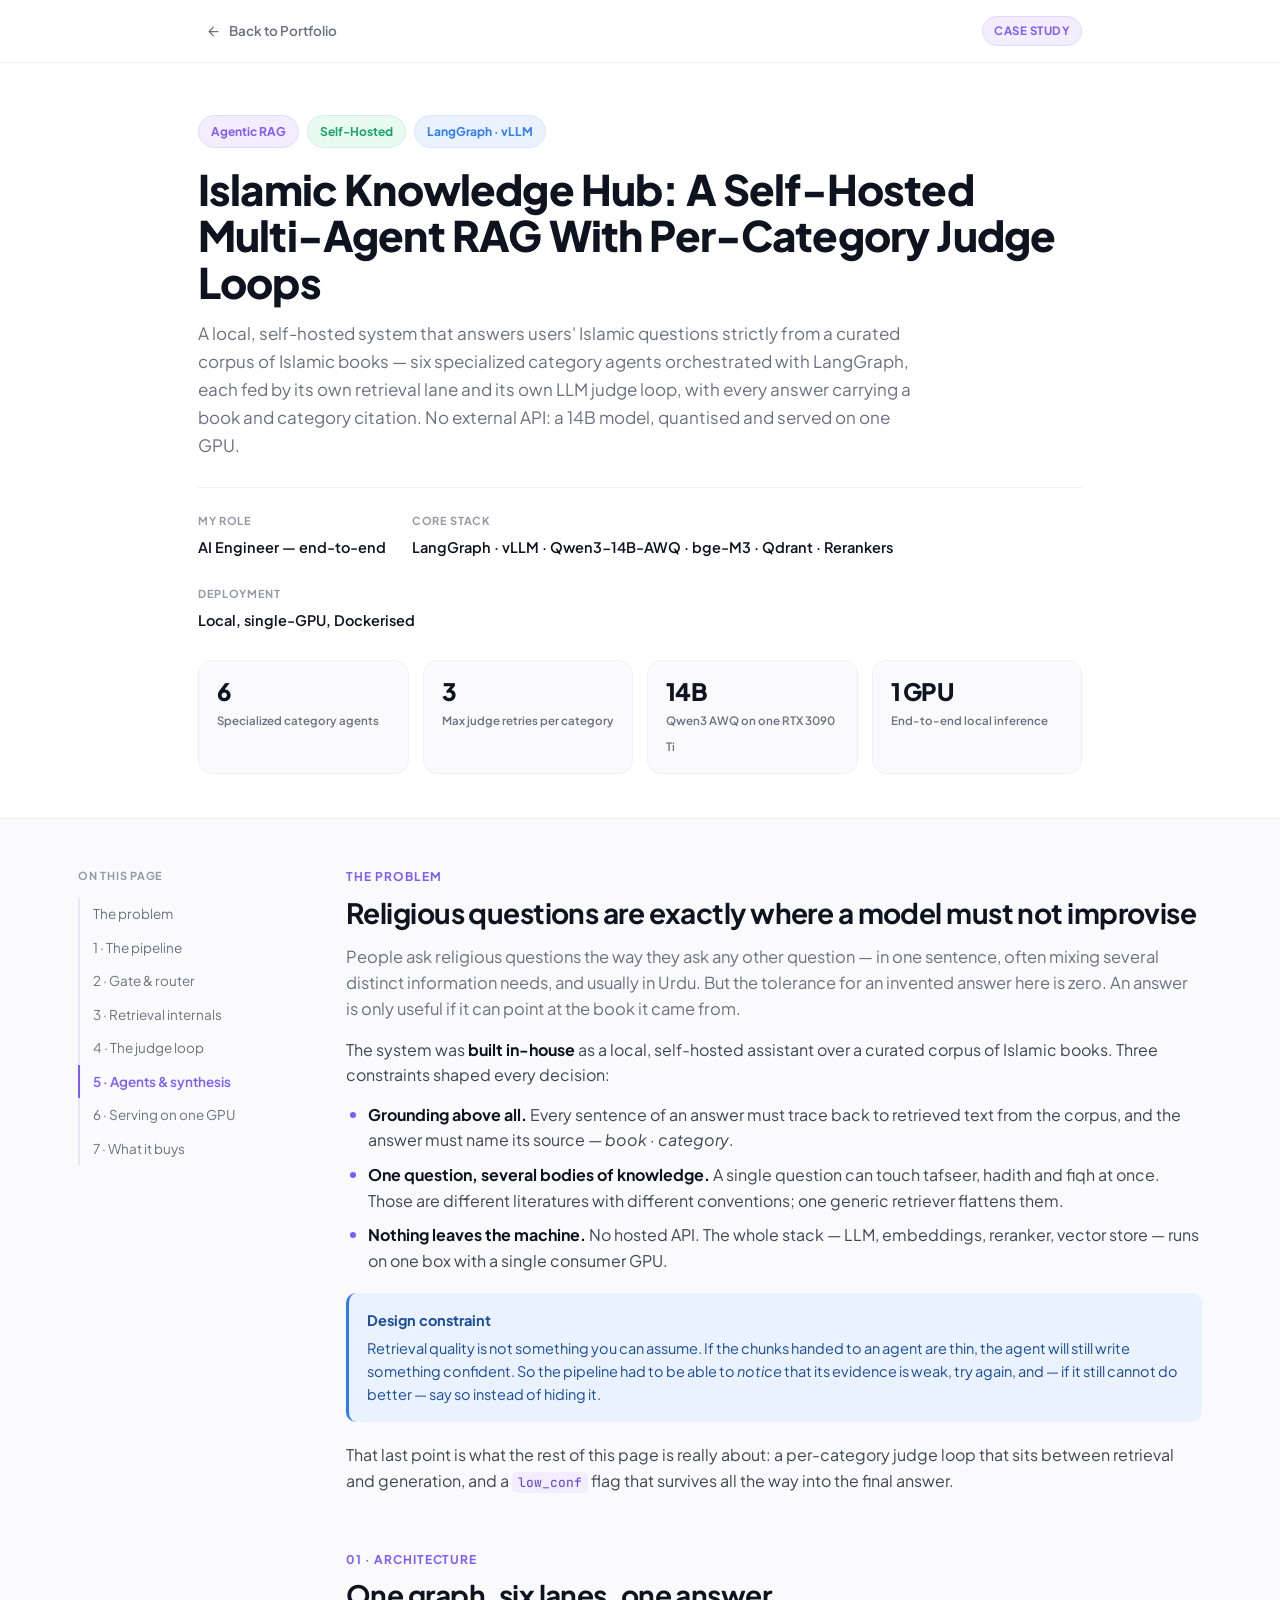
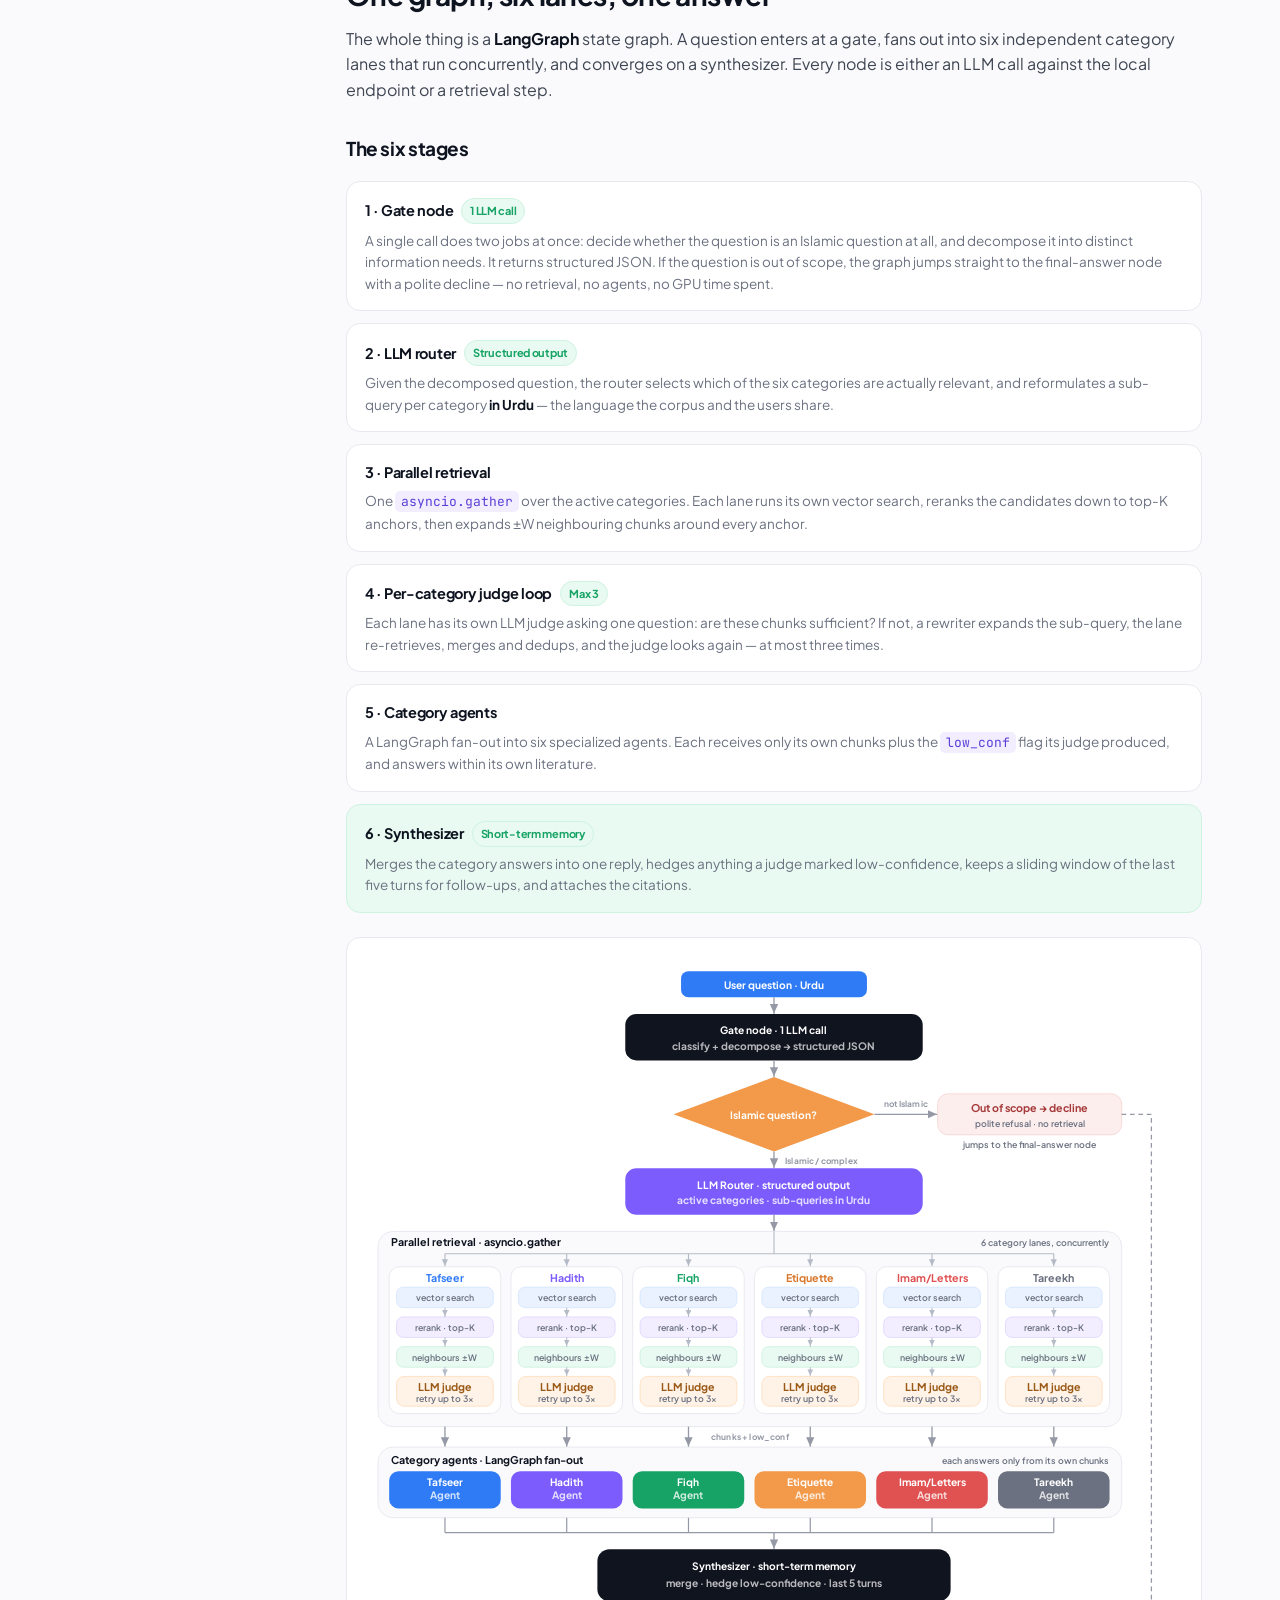
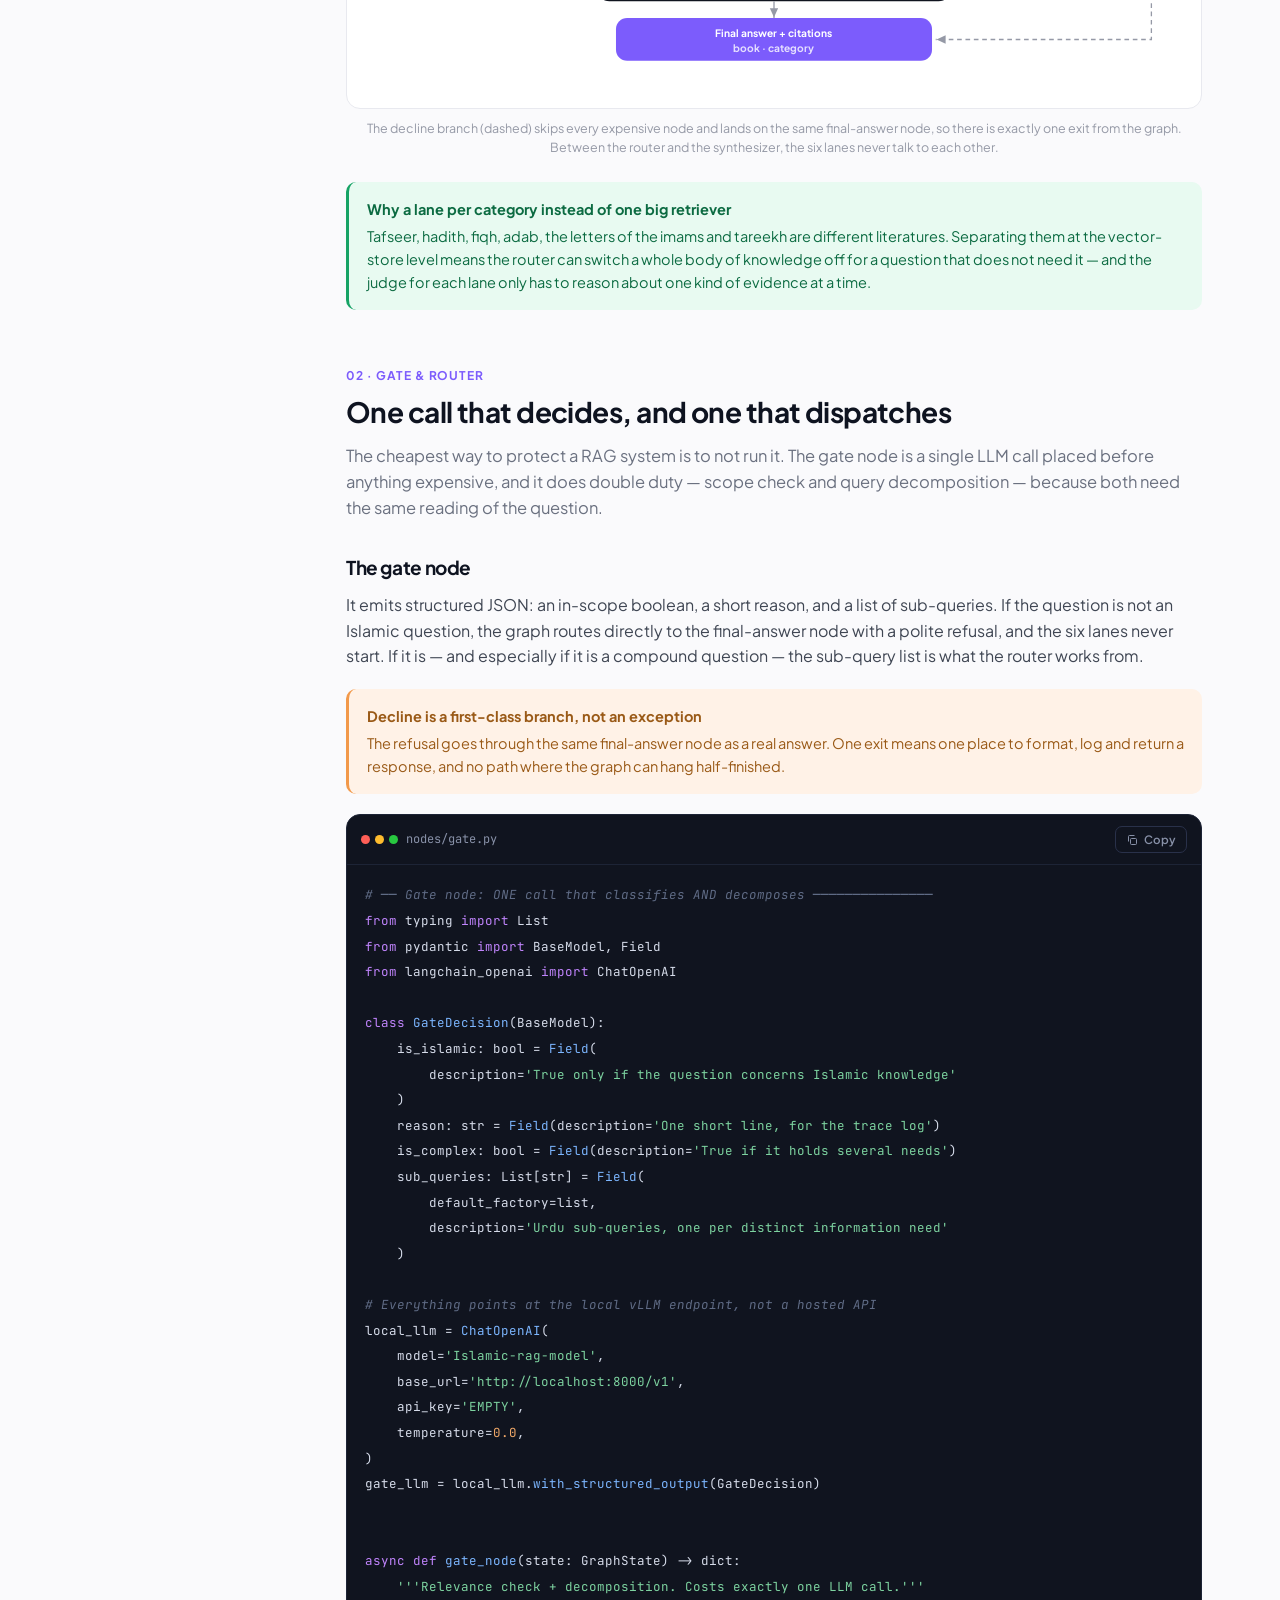
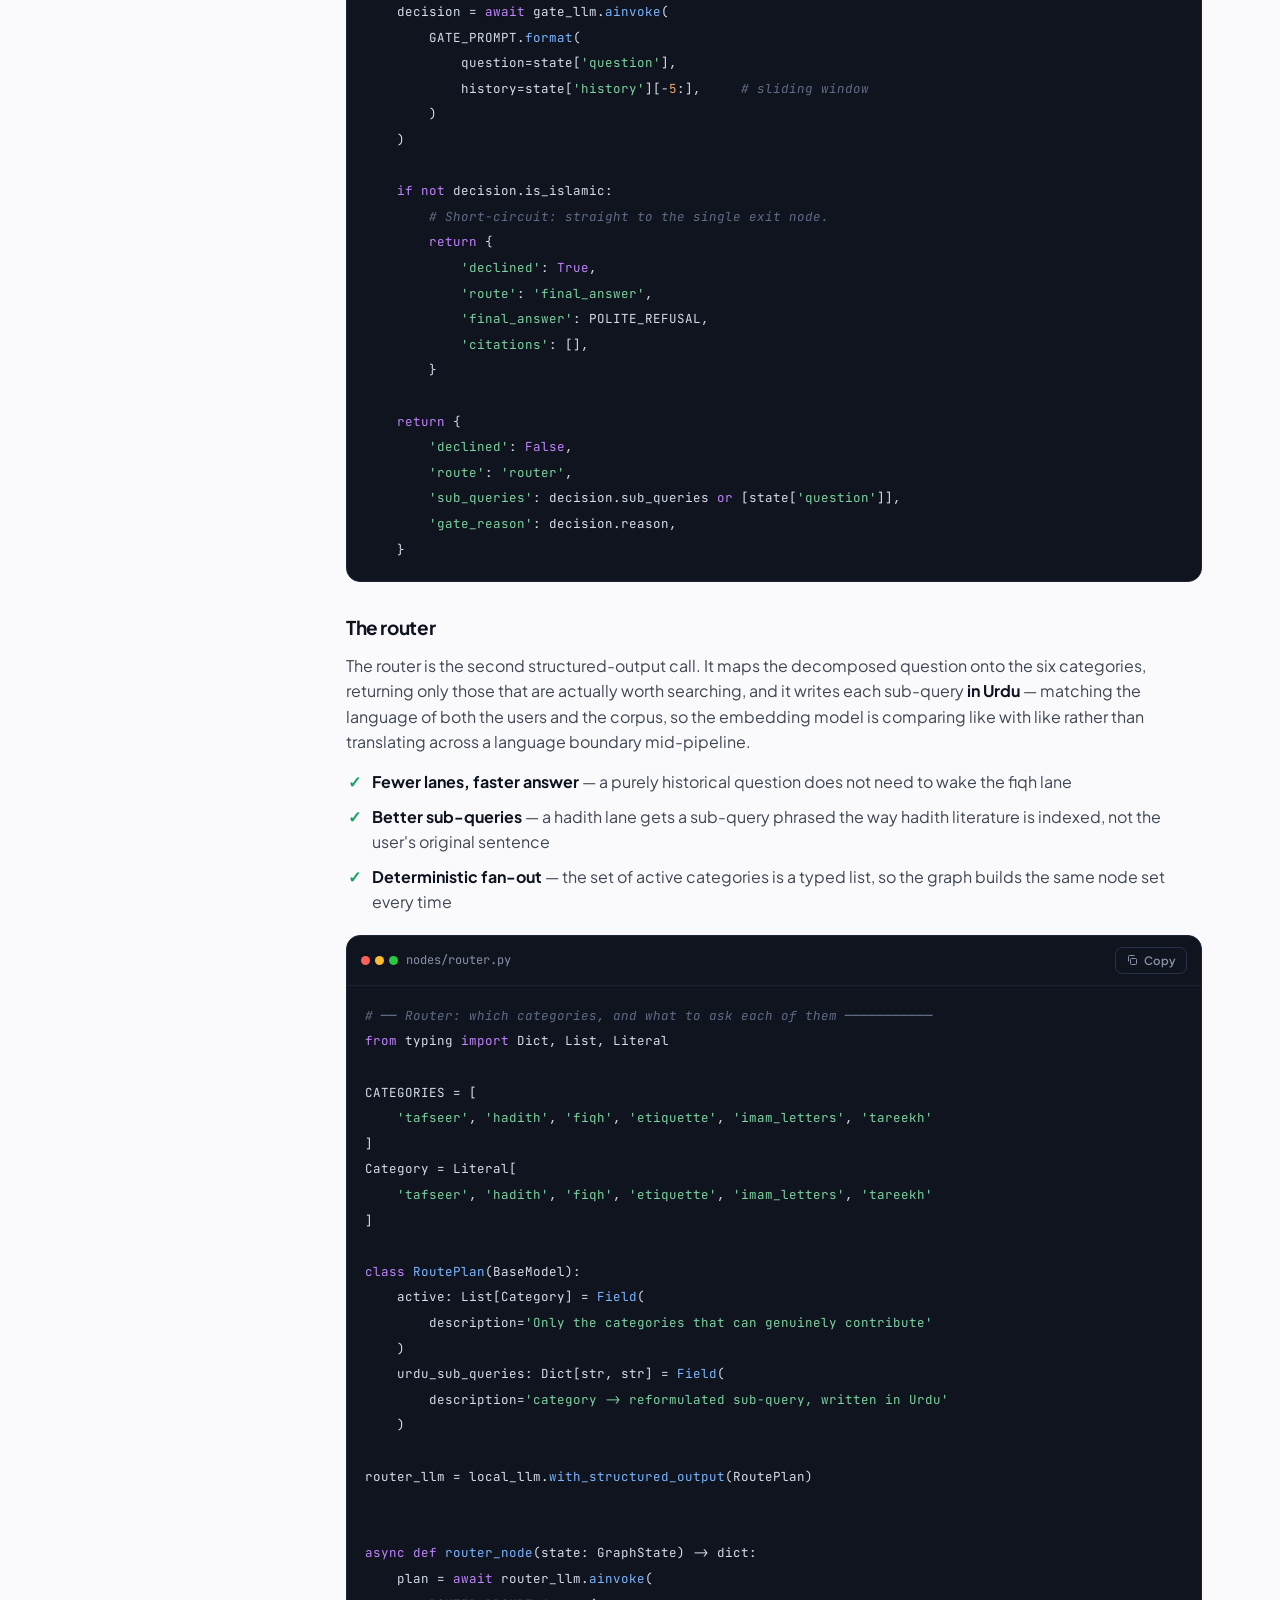
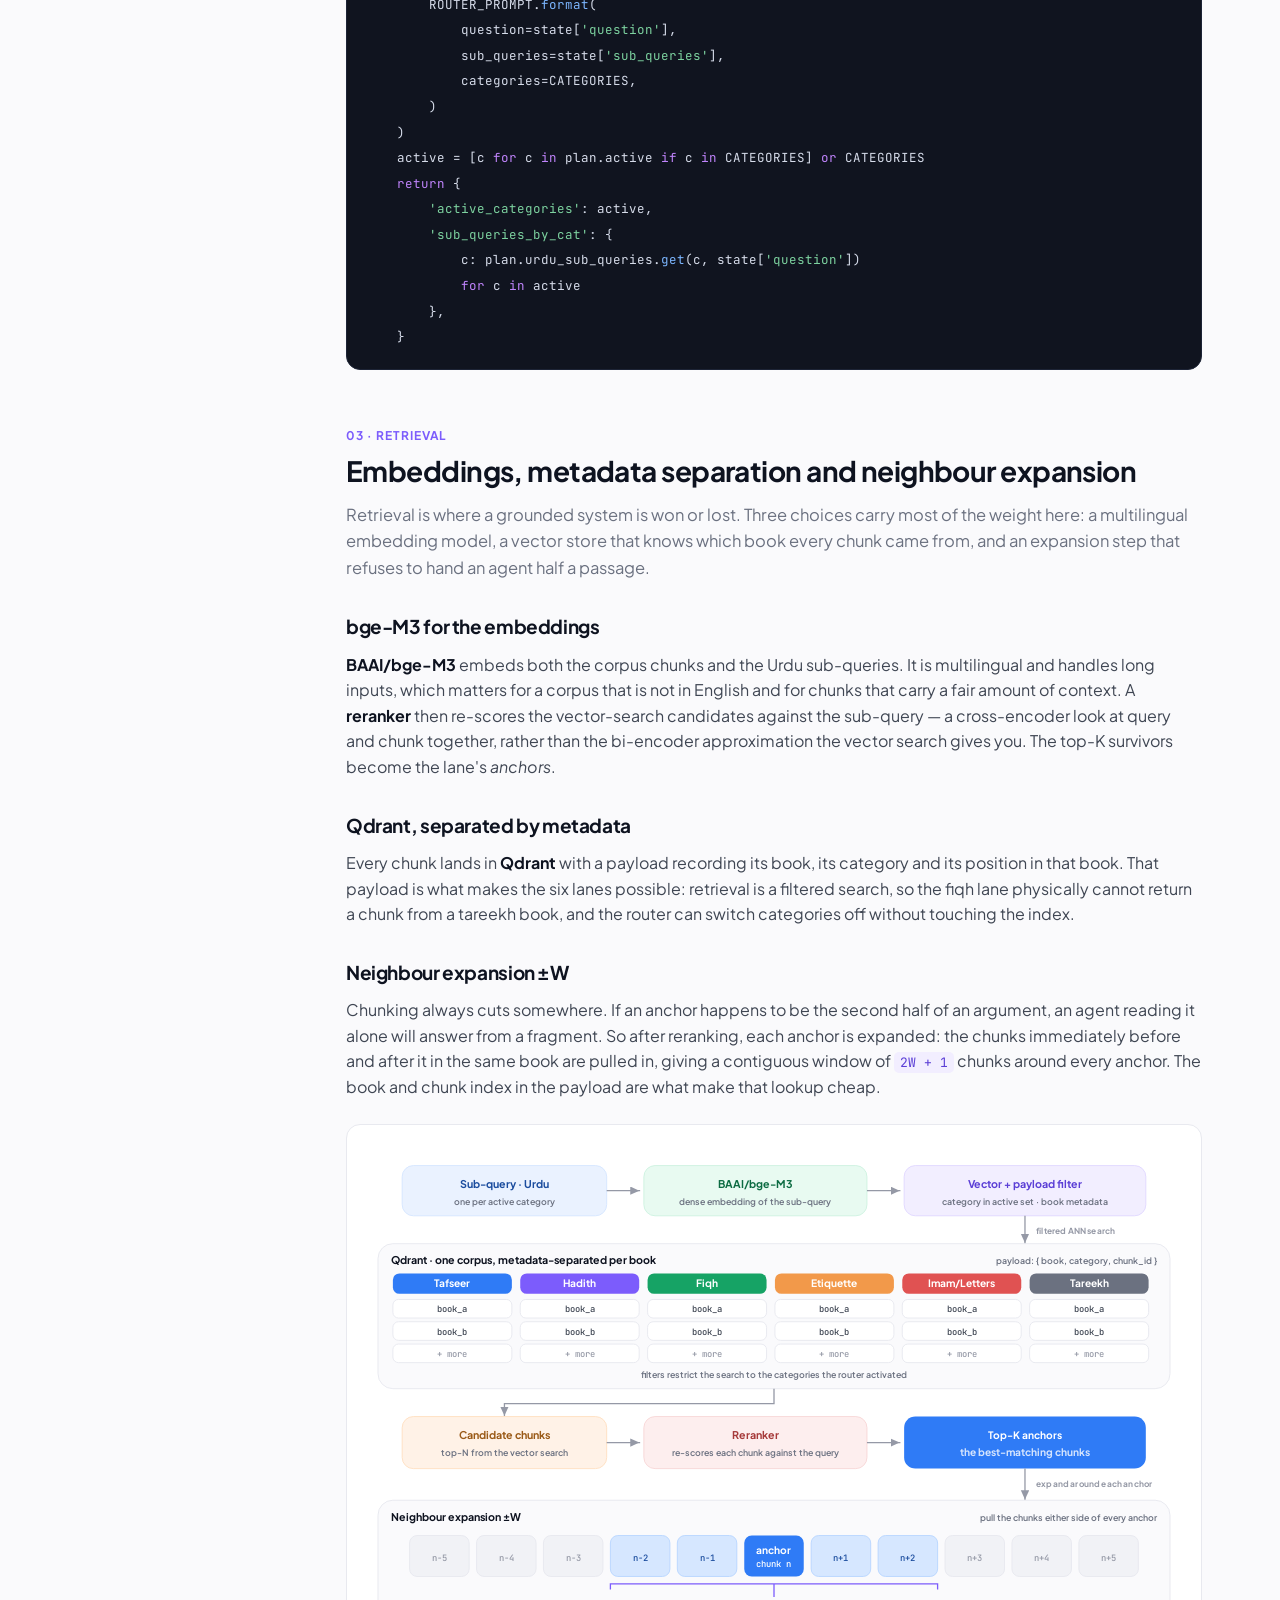
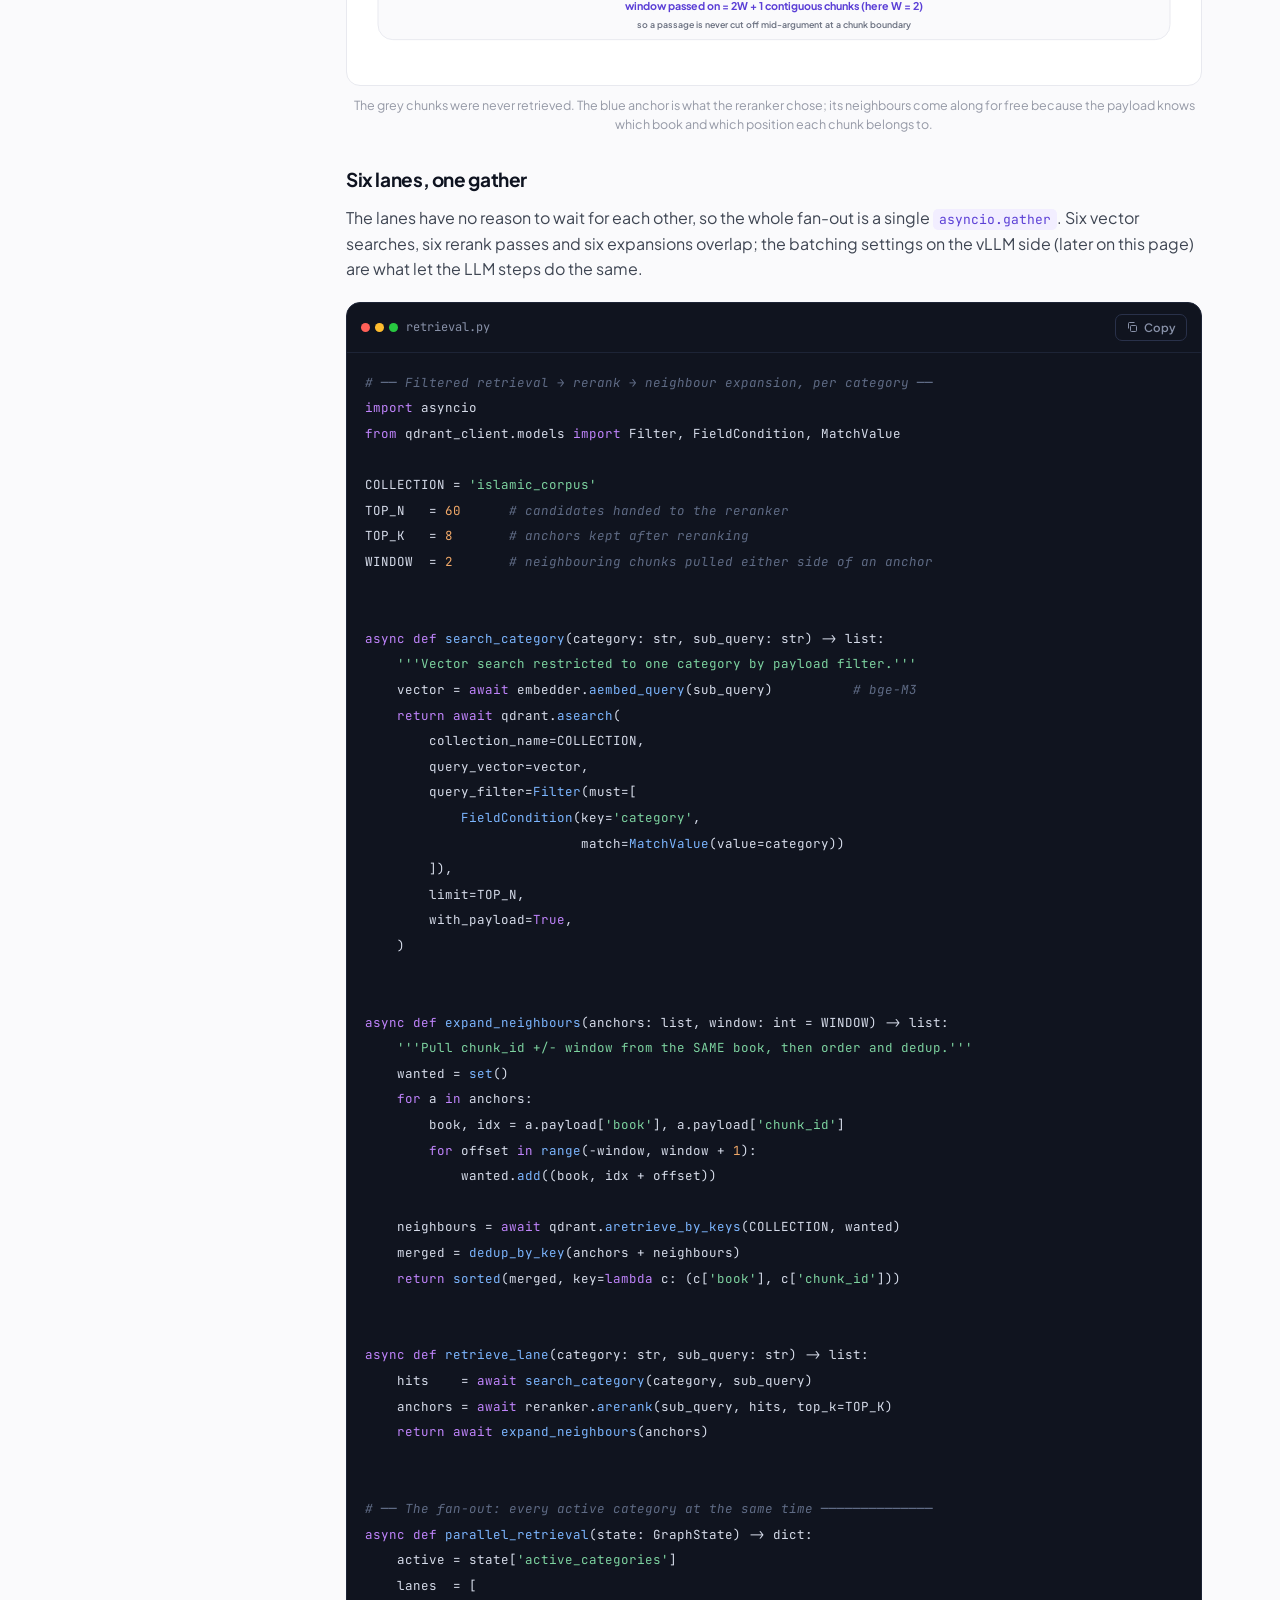
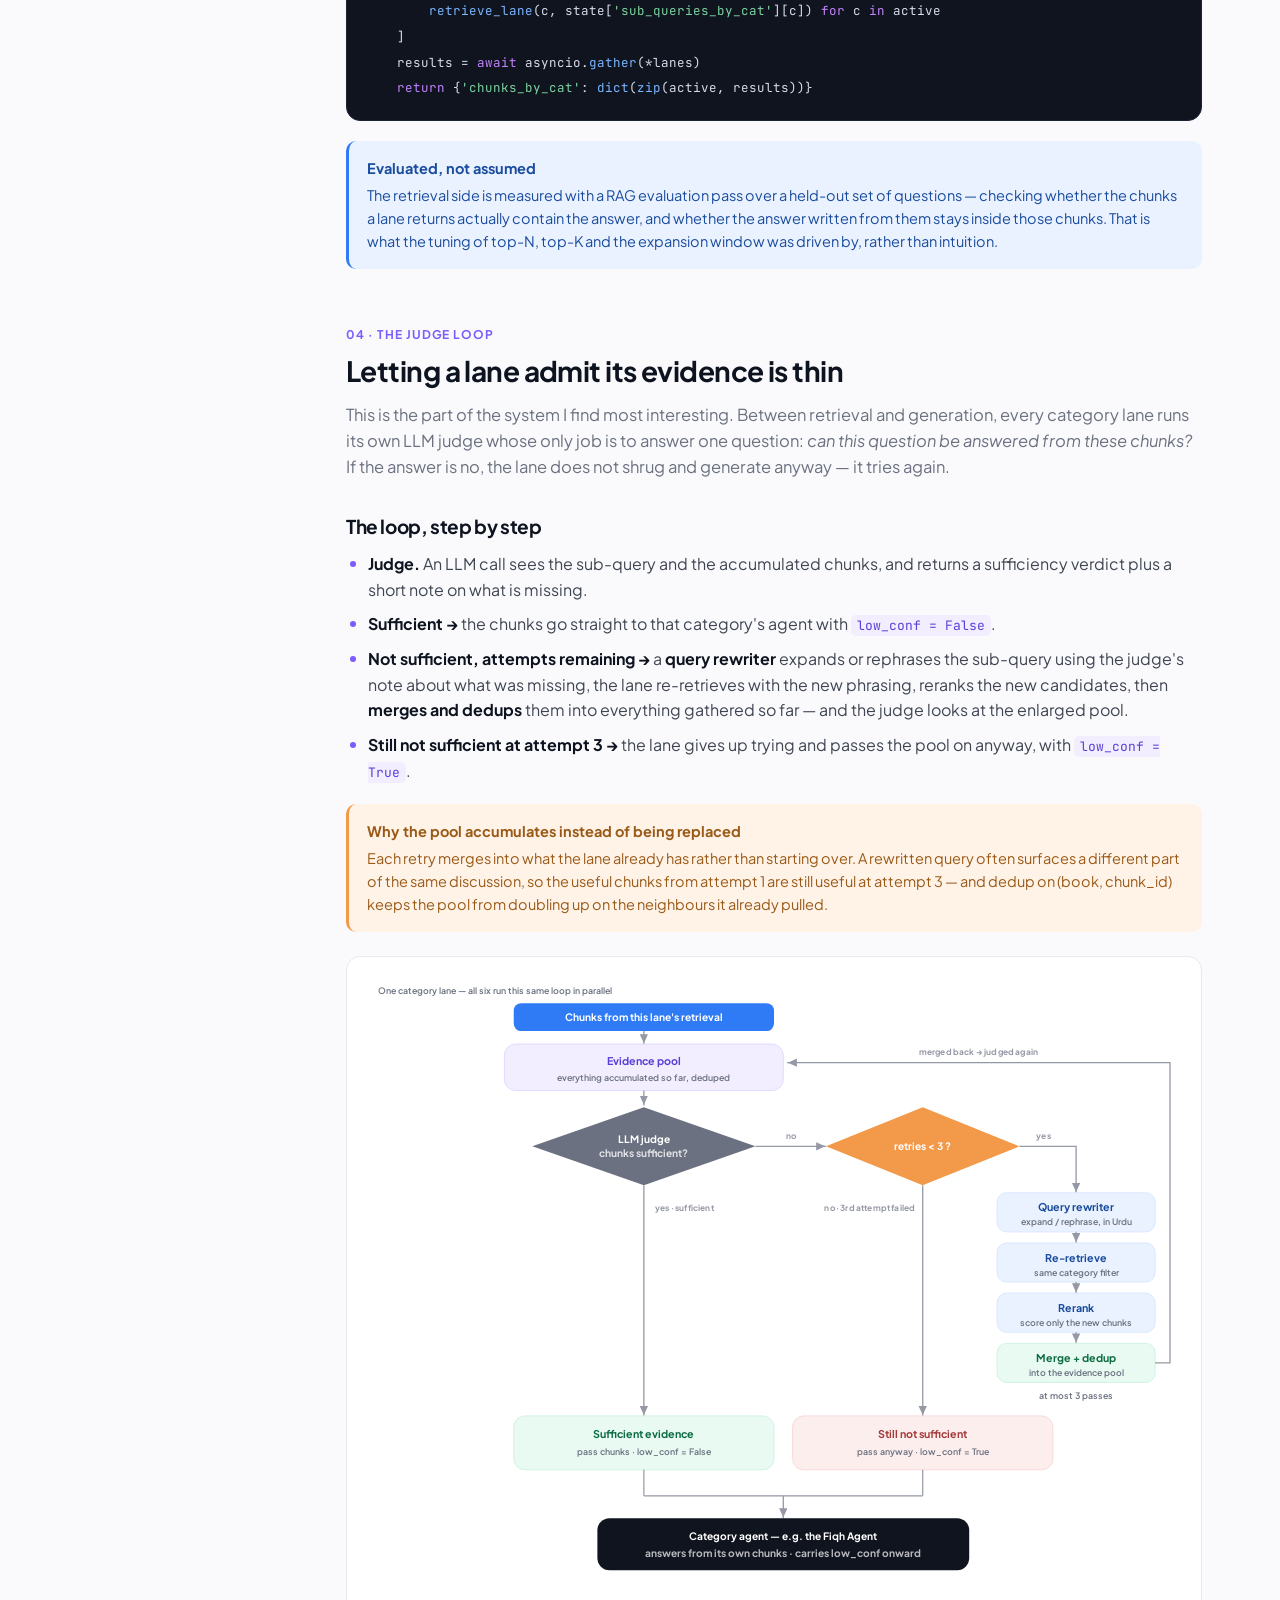
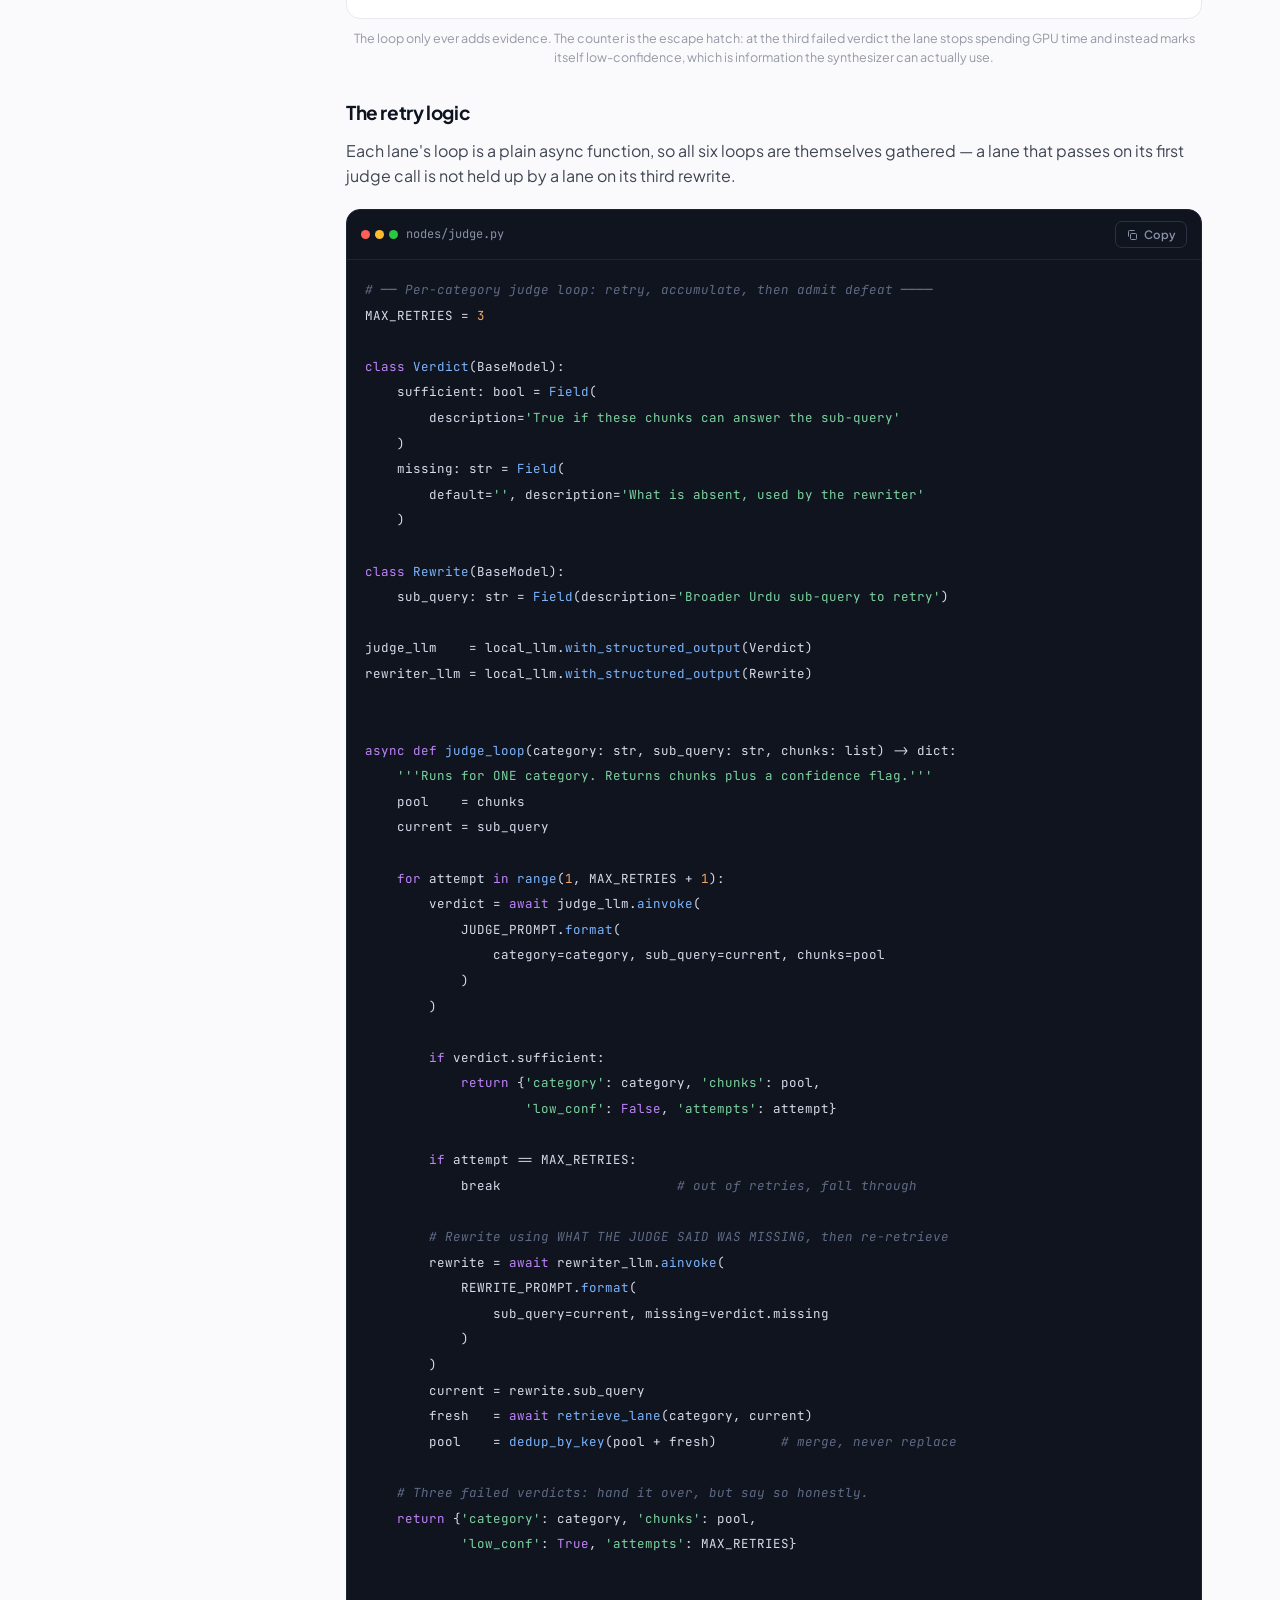
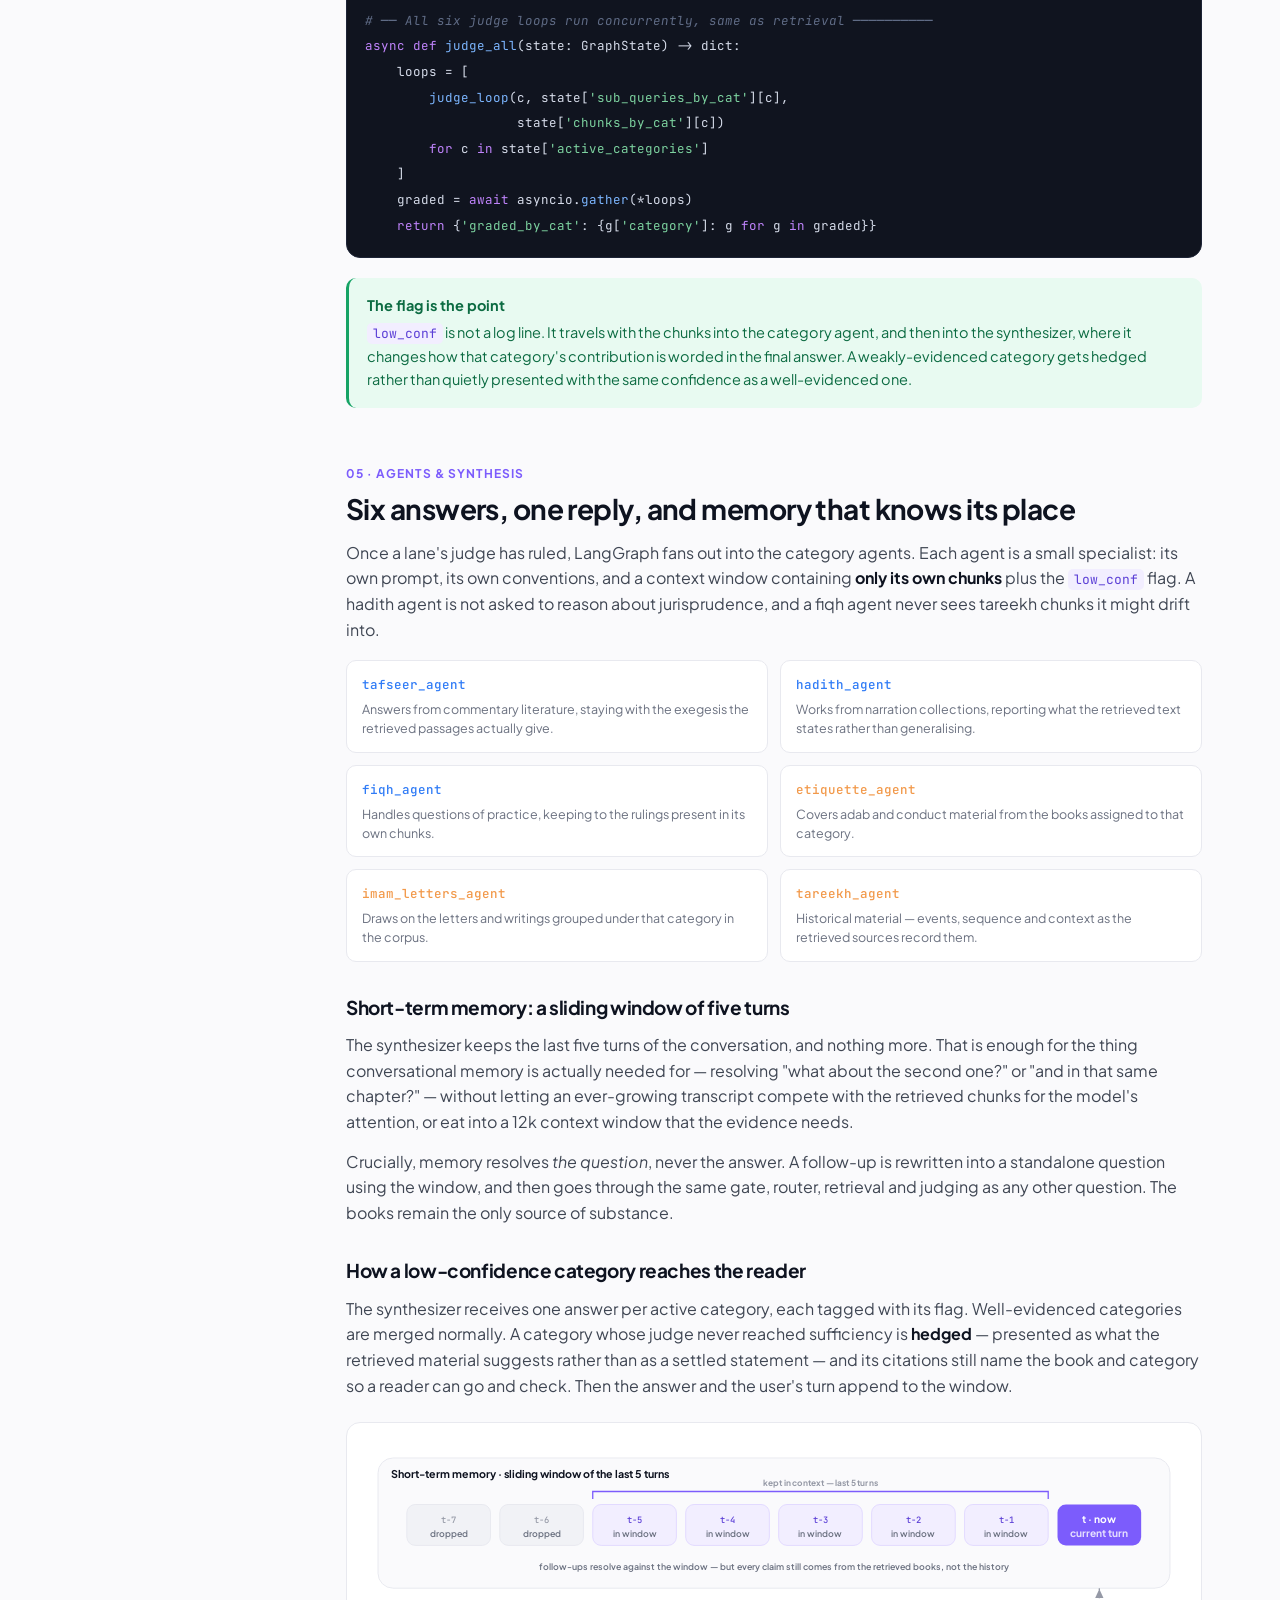
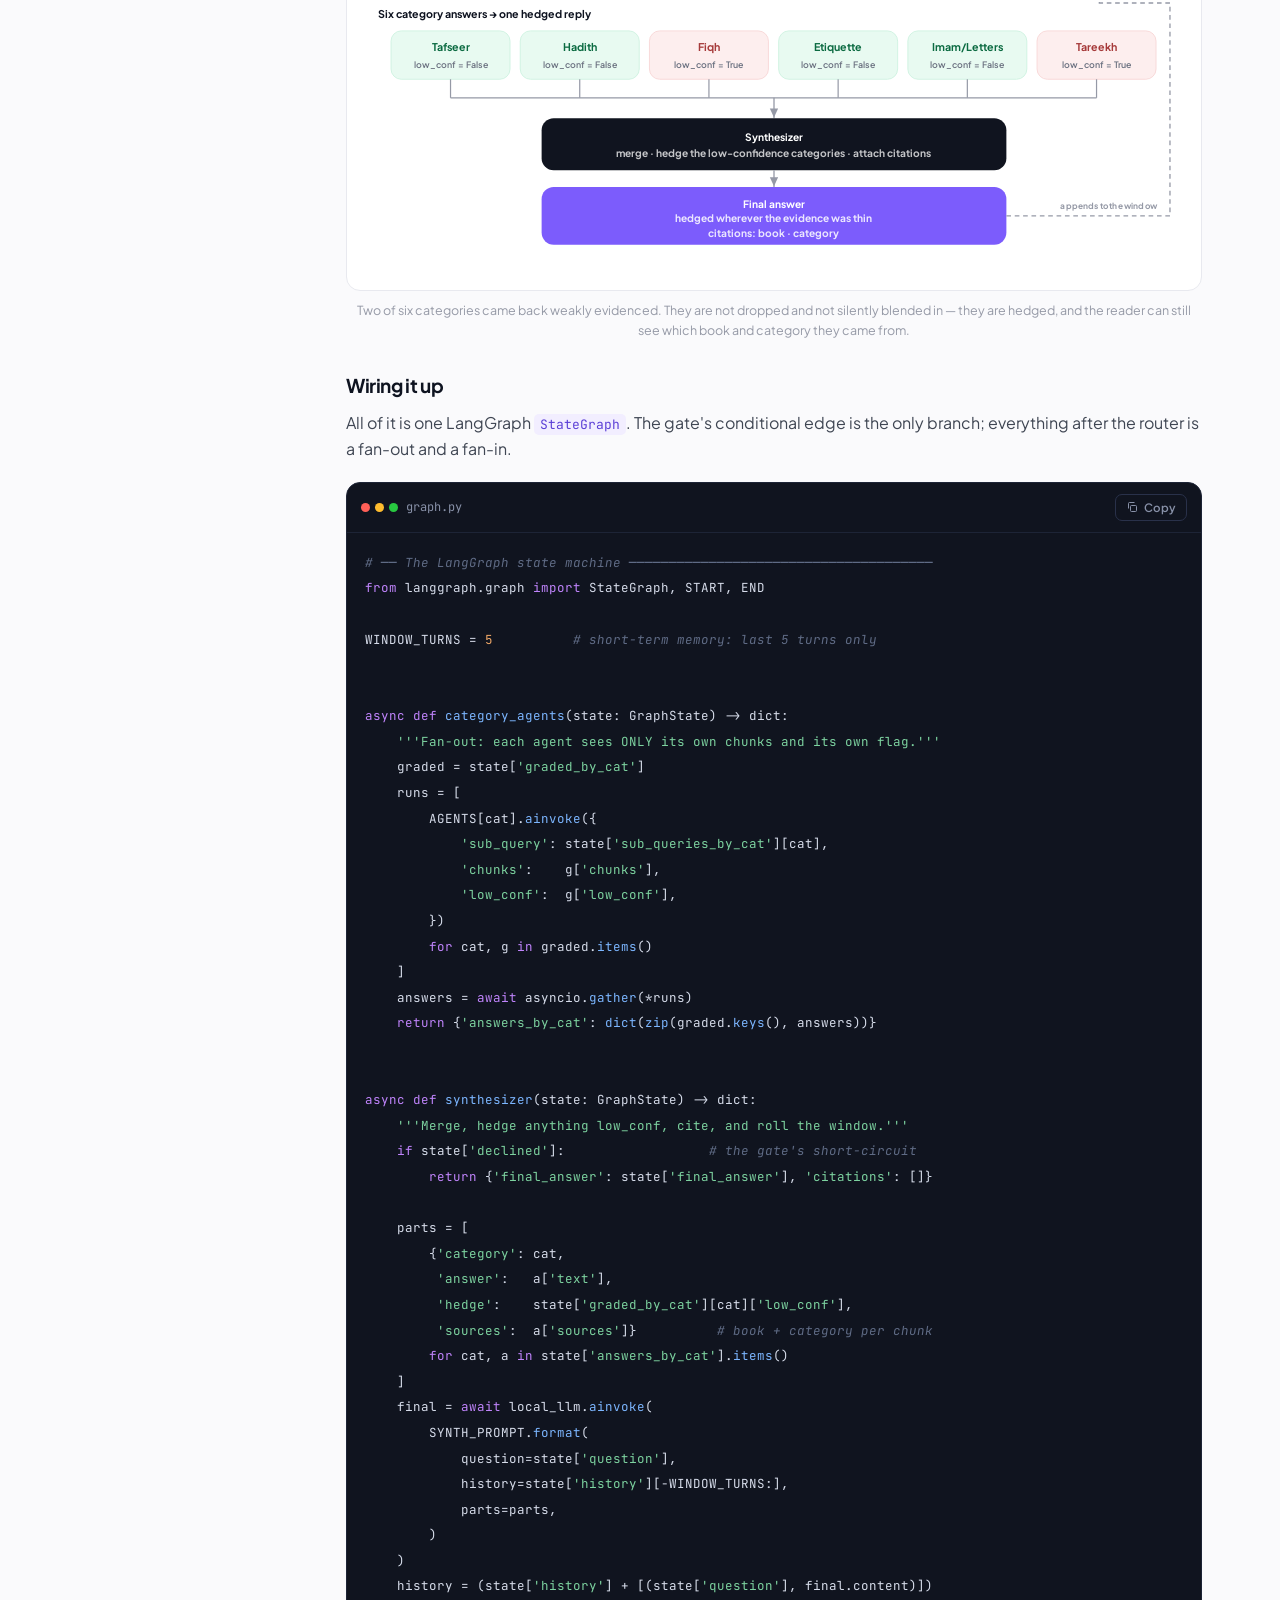
<file: projects/knowledge-hub.html>
<!DOCTYPE html>
<html lang="en">
<head>
<meta charset="UTF-8">
<meta name="viewport" content="width=device-width, initial-scale=1, viewport-fit=cover">
<title>Islamic Knowledge Hub — Multi-Agent RAG | Arqam Ahmed Ansari</title>
<meta name="description" content="A self-hosted multi-agent RAG system that answers Islamic questions strictly from a corpus of books: LangGraph orchestration, six category agents, per-category LLM judge loops, bge-M3 + Qdrant retrieval and Qwen3-14B-AWQ served with vLLM on a single RTX 3090 Ti.">
<link rel="preconnect" href="https://fonts.googleapis.com">
<link rel="preconnect" href="https://fonts.gstatic.com" crossorigin>
<link href="https://fonts.googleapis.com/css2?family=Plus+Jakarta+Sans:wght@400;500;600;700;800&family=JetBrains+Mono:wght@400;500&display=swap" rel="stylesheet">
<link rel="stylesheet" href="../assets/css/case.css">
</head>
<body>

<div class="progress" id="progress"></div>

<nav class="doc-nav">
  <div class="wrap">
    <a class="back-link" href="../index.html#works">
      <svg viewBox="0 0 24 24" fill="none" stroke="currentColor" stroke-width="2" stroke-linecap="round" stroke-linejoin="round"><path d="M19 12H5M12 19l-7-7 7-7"/></svg>
      Back to Portfolio
    </a>
    <div class="nav-actions">
      <span class="nav-tag">Case Study</span>
      <button class="toc-toggle" type="button" id="tocToggle">
        <svg viewBox="0 0 24 24" fill="none" stroke="currentColor" stroke-width="2" stroke-linecap="round"><path d="M3 6h18M3 12h18M3 18h12"/></svg>
        Contents
      </button>
    </div>
  </div>
</nav>

<header class="doc-hero">
  <div class="wrap">
    <div class="kicker-row">
      <span class="kicker k-purple">Agentic RAG</span>
      <span class="kicker k-green">Self-Hosted</span>
      <span class="kicker k-blue">LangGraph · vLLM</span>
    </div>
    <h1>Islamic Knowledge Hub: A Self-Hosted Multi-Agent RAG With Per-Category Judge Loops</h1>
    <p class="standfirst">A local, self-hosted system that answers users' Islamic questions strictly from a curated corpus of Islamic books — six specialized category agents orchestrated with LangGraph, each fed by its own retrieval lane and its own LLM judge loop, with every answer carrying a book and category citation. No external API: a 14B model, quantised and served on one GPU.</p>

    <div class="hero-meta">
      <div><span>My Role</span><b>AI Engineer — end-to-end</b></div>
      <div><span>Core Stack</span><b>LangGraph · vLLM · Qwen3-14B-AWQ · bge-M3 · Qdrant · Rerankers</b></div>
      <div><span>Deployment</span><b>Local, single-GPU, Dockerised</b></div>
    </div>

    <div class="stat-strip">
      <div class="stat-box"><b>6</b><span>Specialized category agents</span></div>
      <div class="stat-box"><b>3</b><span>Max judge retries per category</span></div>
      <div class="stat-box"><b>14B</b><span>Qwen3 AWQ on one RTX 3090 Ti</span></div>
      <div class="stat-box"><b>1 GPU</b><span>End-to-end local inference</span></div>
    </div>
  </div>
</header>

<div class="doc-body">

  <aside class="toc" id="toc">
    <h5>On this page</h5>
    <a href="#problem" class="active">The problem</a>
    <a href="#pipeline">1 · The pipeline</a>
    <a href="#gate">2 · Gate &amp; router</a>
    <a href="#retrieval">3 · Retrieval internals</a>
    <a href="#judge">4 · The judge loop</a>
    <a href="#synthesis">5 · Agents &amp; synthesis</a>
    <a href="#serving">6 · Serving on one GPU</a>
    <a href="#outcomes">7 · What it buys</a>
  </aside>

  <article>

    <!-- ================= PROBLEM ================= -->
    <section id="problem">
      <div class="sec-num">The Problem</div>
      <h2>Religious questions are exactly where a model must not improvise</h2>
      <p class="lead">People ask religious questions the way they ask any other question — in one sentence, often mixing several distinct information needs, and usually in Urdu. But the tolerance for an invented answer here is zero. An answer is only useful if it can point at the book it came from.</p>
      <p>The system was <strong>built in-house</strong> as a local, self-hosted assistant over a curated corpus of Islamic books. Three constraints shaped every decision:</p>
      <ul class="bullets">
        <li><strong>Grounding above all.</strong> Every sentence of an answer must trace back to retrieved text from the corpus, and the answer must name its source — <em>book · category</em>.</li>
        <li><strong>One question, several bodies of knowledge.</strong> A single question can touch tafseer, hadith and fiqh at once. Those are different literatures with different conventions; one generic retriever flattens them.</li>
        <li><strong>Nothing leaves the machine.</strong> No hosted API. The whole stack — LLM, embeddings, reranker, vector store — runs on one box with a single consumer GPU.</li>
      </ul>
      <div class="callout c-blue">
        <b>Design constraint</b>
        Retrieval quality is not something you can assume. If the chunks handed to an agent are thin, the agent will still write something confident. So the pipeline had to be able to <em>notice</em> that its evidence is weak, try again, and — if it still cannot do better — say so instead of hiding it.
      </div>
      <p>That last point is what the rest of this page is really about: a per-category judge loop that sits between retrieval and generation, and a <code class="inline">low_conf</code> flag that survives all the way into the final answer.</p>
    </section>

    <!-- ================= PIPELINE ================= -->
    <section id="pipeline">
      <div class="sec-num">01 · Architecture</div>
      <h2>One graph, six lanes, one answer</h2>
      <p>The whole thing is a <strong>LangGraph</strong> state graph. A question enters at a gate, fans out into six independent category lanes that run concurrently, and converges on a synthesizer. Every node is either an LLM call against the local endpoint or a retrieval step.</p>

      <h3>The six stages</h3>
      <div class="compare">
        <div class="row">
          <h4>1 · Gate node <span class="badge-ok">1 LLM call</span></h4>
          <p>A single call does two jobs at once: decide whether the question is an Islamic question at all, and decompose it into distinct information needs. It returns structured JSON. If the question is out of scope, the graph jumps straight to the final-answer node with a polite decline — no retrieval, no agents, no GPU time spent.</p>
        </div>
        <div class="row">
          <h4>2 · LLM router <span class="badge-ok">Structured output</span></h4>
          <p>Given the decomposed question, the router selects which of the six categories are actually relevant, and reformulates a sub-query per category <strong>in Urdu</strong> — the language the corpus and the users share.</p>
        </div>
        <div class="row">
          <h4>3 · Parallel retrieval</h4>
          <p>One <code class="inline">asyncio.gather</code> over the active categories. Each lane runs its own vector search, reranks the candidates down to top-K anchors, then expands ±W neighbouring chunks around every anchor.</p>
        </div>
        <div class="row">
          <h4>4 · Per-category judge loop <span class="badge-ok">Max 3</span></h4>
          <p>Each lane has its own LLM judge asking one question: are these chunks sufficient? If not, a rewriter expands the sub-query, the lane re-retrieves, merges and dedups, and the judge looks again — at most three times.</p>
        </div>
        <div class="row">
          <h4>5 · Category agents</h4>
          <p>A LangGraph fan-out into six specialized agents. Each receives only its own chunks plus the <code class="inline">low_conf</code> flag its judge produced, and answers within its own literature.</p>
        </div>
        <div class="row picked">
          <h4>6 · Synthesizer <span class="badge-ok">Short-term memory</span></h4>
          <p>Merges the category answers into one reply, hedges anything a judge marked low-confidence, keeps a sliding window of the last five turns for follow-ups, and attaches the citations.</p>
        </div>
      </div>

      <figure>
        <div class="diagram">
          <svg viewBox="0 0 880 774" role="img" aria-label="End-to-end pipeline: a user question passes a gate node that either declines or continues, an LLM router picks active categories and writes Urdu sub-queries, six parallel lanes each run vector search, reranking, neighbour expansion and an LLM judge, six category agents answer, and a synthesizer produces the final answer with citations">
            <defs>
              <marker id="d1a" markerWidth="9" markerHeight="9" refX="7.6" refY="3.2" orient="auto"><path d="M0 0l7 3.2-7 3.2z" fill="#9599A6"/></marker>
              <marker id="d1b" markerWidth="8" markerHeight="8" refX="6.8" refY="2.8" orient="auto"><path d="M0 0l6 2.8-6 2.8z" fill="#B4BAC6"/></marker>
            </defs>

            <rect x="340" y="12" width="200" height="28" rx="8" fill="#2F7BF6"/>
            <text class="dg-label" x="440" y="31" text-anchor="middle">User question · Urdu</text>
            <path d="M440 40v18" stroke="#9599A6" stroke-width="1.4" fill="none" marker-end="url(#d1a)"/>

            <rect x="280" y="58" width="320" height="50" rx="12" fill="#10141F"/>
            <text class="dg-label" x="440" y="80" text-anchor="middle">Gate node · 1 LLM call</text>
            <text class="dg-label" x="440" y="97" text-anchor="middle" opacity="0.7">classify + decompose → structured JSON</text>
            <path d="M440 108v18" stroke="#9599A6" stroke-width="1.4" fill="none" marker-end="url(#d1a)"/>

            <path d="M440 126l108 40-108 40-108-40z" fill="#F2994A"/>
            <text class="dg-label" x="440" y="171" text-anchor="middle">Islamic question?</text>

            <path d="M548 166h68" stroke="#9599A6" stroke-width="1.4" fill="none" marker-end="url(#d1a)"/>
            <text class="dg-edge" x="582" y="158" text-anchor="middle">not Islamic</text>
            <rect x="616" y="144" width="198" height="44" rx="11" fill="#FDEEEE" stroke="#F8D7D7"/>
            <text class="dg-title" x="715" y="164" text-anchor="middle" fill="#A63A3A">Out of scope → decline</text>
            <text class="dg-small" x="715" y="180" text-anchor="middle" fill="#E05252">polite refusal · no retrieval</text>
            <text class="dg-small" x="715" y="202" text-anchor="middle" fill="#9599A6">jumps to the final-answer node</text>

            <path d="M440 206v18" stroke="#9599A6" stroke-width="1.4" fill="none" marker-end="url(#d1a)"/>
            <text class="dg-edge" x="452" y="220">Islamic / complex</text>

            <rect x="280" y="224" width="320" height="50" rx="12" fill="#7C5CFC"/>
            <text class="dg-label" x="440" y="246" text-anchor="middle">LLM Router · structured output</text>
            <text class="dg-label" x="440" y="263" text-anchor="middle" opacity="0.8">active categories · sub-queries in Urdu</text>
            <path d="M440 274v18" stroke="#9599A6" stroke-width="1.4" fill="none" marker-end="url(#d1a)"/>

            <!-- band A : parallel lanes -->
            <rect x="14" y="292" width="800" height="210" rx="16" fill="#FAFAFC" stroke="#E8E9EF"/>
            <text class="dg-title" x="28" y="308" fill="#0E1320">Parallel retrieval · asyncio.gather</text>
            <text class="dg-small" x="800" y="308" text-anchor="end" fill="#6B7180">6 category lanes, concurrently</text>
            <g stroke="#B4BAC6" stroke-width="1.2" fill="none">
              <path d="M440 292v24"/>
              <path d="M86 316h655"/>
            </g>
            <g stroke="#B4BAC6" stroke-width="1.2" fill="none" marker-end="url(#d1b)">
              <path d="M86 316v14"/><path d="M217 316v14"/><path d="M348 316v14"/>
              <path d="M479 316v14"/><path d="M610 316v14"/><path d="M741 316v14"/>
            </g>

            <g>
              <rect x="26" y="330" width="120" height="158" rx="11" fill="#FFFFFF" stroke="#E8E9EF"/>
              <rect x="157" y="330" width="120" height="158" rx="11" fill="#FFFFFF" stroke="#E8E9EF"/>
              <rect x="288" y="330" width="120" height="158" rx="11" fill="#FFFFFF" stroke="#E8E9EF"/>
              <rect x="419" y="330" width="120" height="158" rx="11" fill="#FFFFFF" stroke="#E8E9EF"/>
              <rect x="550" y="330" width="120" height="158" rx="11" fill="#FFFFFF" stroke="#E8E9EF"/>
              <rect x="681" y="330" width="120" height="158" rx="11" fill="#FFFFFF" stroke="#E8E9EF"/>
            </g>
            <g class="dg-title" text-anchor="middle">
              <text x="86" y="346" fill="#2F7BF6">Tafseer</text>
              <text x="217" y="346" fill="#7C5CFC">Hadith</text>
              <text x="348" y="346" fill="#16A365">Fiqh</text>
              <text x="479" y="346" fill="#D9772B">Etiquette</text>
              <text x="610" y="346" fill="#E05252">Imam/Letters</text>
              <text x="741" y="346" fill="#6B7180">Tareekh</text>
            </g>

            <g fill="#EAF2FF" stroke="#D6E7FF">
              <rect x="34" y="352" width="104" height="22" rx="7"/><rect x="165" y="352" width="104" height="22" rx="7"/>
              <rect x="296" y="352" width="104" height="22" rx="7"/><rect x="427" y="352" width="104" height="22" rx="7"/>
              <rect x="558" y="352" width="104" height="22" rx="7"/><rect x="689" y="352" width="104" height="22" rx="7"/>
            </g>
            <g class="dg-small" text-anchor="middle" fill="#1A4C9E">
              <text x="86" y="367">vector search</text><text x="217" y="367">vector search</text><text x="348" y="367">vector search</text>
              <text x="479" y="367">vector search</text><text x="610" y="367">vector search</text><text x="741" y="367">vector search</text>
            </g>

            <g fill="#F2EEFF" stroke="#E1D9FF">
              <rect x="34" y="384" width="104" height="22" rx="7"/><rect x="165" y="384" width="104" height="22" rx="7"/>
              <rect x="296" y="384" width="104" height="22" rx="7"/><rect x="427" y="384" width="104" height="22" rx="7"/>
              <rect x="558" y="384" width="104" height="22" rx="7"/><rect x="689" y="384" width="104" height="22" rx="7"/>
            </g>
            <g class="dg-small" text-anchor="middle" fill="#5B3FD6">
              <text x="86" y="399">rerank · top-K</text><text x="217" y="399">rerank · top-K</text><text x="348" y="399">rerank · top-K</text>
              <text x="479" y="399">rerank · top-K</text><text x="610" y="399">rerank · top-K</text><text x="741" y="399">rerank · top-K</text>
            </g>

            <g fill="#E8FAF1" stroke="#CFF3E1">
              <rect x="34" y="416" width="104" height="22" rx="7"/><rect x="165" y="416" width="104" height="22" rx="7"/>
              <rect x="296" y="416" width="104" height="22" rx="7"/><rect x="427" y="416" width="104" height="22" rx="7"/>
              <rect x="558" y="416" width="104" height="22" rx="7"/><rect x="689" y="416" width="104" height="22" rx="7"/>
            </g>
            <g class="dg-small" text-anchor="middle" fill="#0C6B42">
              <text x="86" y="431">neighbours ±W</text><text x="217" y="431">neighbours ±W</text><text x="348" y="431">neighbours ±W</text>
              <text x="479" y="431">neighbours ±W</text><text x="610" y="431">neighbours ±W</text><text x="741" y="431">neighbours ±W</text>
            </g>

            <g stroke="#B4BAC6" stroke-width="1.1" fill="none" marker-end="url(#d1b)">
              <path d="M86 374v10"/><path d="M217 374v10"/><path d="M348 374v10"/><path d="M479 374v10"/><path d="M610 374v10"/><path d="M741 374v10"/>
              <path d="M86 406v10"/><path d="M217 406v10"/><path d="M348 406v10"/><path d="M479 406v10"/><path d="M610 406v10"/><path d="M741 406v10"/>
              <path d="M86 438v10"/><path d="M217 438v10"/><path d="M348 438v10"/><path d="M479 438v10"/><path d="M610 438v10"/><path d="M741 438v10"/>
            </g>

            <g fill="#FFF2E7" stroke="#FFE0C2">
              <rect x="34" y="448" width="104" height="32" rx="8"/><rect x="165" y="448" width="104" height="32" rx="8"/>
              <rect x="296" y="448" width="104" height="32" rx="8"/><rect x="427" y="448" width="104" height="32" rx="8"/>
              <rect x="558" y="448" width="104" height="32" rx="8"/><rect x="689" y="448" width="104" height="32" rx="8"/>
            </g>
            <g class="dg-title" text-anchor="middle" fill="#9A5A17">
              <text x="86" y="464">LLM judge</text><text x="217" y="464">LLM judge</text><text x="348" y="464">LLM judge</text>
              <text x="479" y="464">LLM judge</text><text x="610" y="464">LLM judge</text><text x="741" y="464">LLM judge</text>
            </g>
            <g class="dg-small" text-anchor="middle" fill="#D9772B">
              <text x="86" y="476">retry up to 3×</text><text x="217" y="476">retry up to 3×</text><text x="348" y="476">retry up to 3×</text>
              <text x="479" y="476">retry up to 3×</text><text x="610" y="476">retry up to 3×</text><text x="741" y="476">retry up to 3×</text>
            </g>

            <g stroke="#9599A6" stroke-width="1.4" fill="none" marker-end="url(#d1a)">
              <path d="M86 502v22"/><path d="M217 502v22"/><path d="M348 502v22"/>
              <path d="M479 502v22"/><path d="M610 502v22"/><path d="M741 502v22"/>
            </g>
            <text class="dg-edge" x="414" y="516" text-anchor="middle">chunks + low_conf</text>

            <!-- band C : agents -->
            <rect x="14" y="524" width="800" height="76" rx="16" fill="#FAFAFC" stroke="#E8E9EF"/>
            <text class="dg-title" x="28" y="542" fill="#0E1320">Category agents · LangGraph fan-out</text>
            <text class="dg-small" x="800" y="542" text-anchor="end" fill="#6B7180">each answers only from its own chunks</text>
            <g>
              <rect x="26" y="550" width="120" height="40" rx="10" fill="#2F7BF6"/>
              <rect x="157" y="550" width="120" height="40" rx="10" fill="#7C5CFC"/>
              <rect x="288" y="550" width="120" height="40" rx="10" fill="#16A365"/>
              <rect x="419" y="550" width="120" height="40" rx="10" fill="#F2994A"/>
              <rect x="550" y="550" width="120" height="40" rx="10" fill="#E05252"/>
              <rect x="681" y="550" width="120" height="40" rx="10" fill="#6B7180"/>
            </g>
            <g class="dg-label" text-anchor="middle">
              <text x="86" y="566">Tafseer</text><text x="86" y="580" opacity="0.8">Agent</text>
              <text x="217" y="566">Hadith</text><text x="217" y="580" opacity="0.8">Agent</text>
              <text x="348" y="566">Fiqh</text><text x="348" y="580" opacity="0.8">Agent</text>
              <text x="479" y="566">Etiquette</text><text x="479" y="580" opacity="0.8">Agent</text>
              <text x="610" y="566">Imam/Letters</text><text x="610" y="580" opacity="0.8">Agent</text>
              <text x="741" y="566">Tareekh</text><text x="741" y="580" opacity="0.8">Agent</text>
            </g>

            <g stroke="#9599A6" stroke-width="1.3" fill="none">
              <path d="M86 600v16"/><path d="M217 600v16"/><path d="M348 600v16"/>
              <path d="M479 600v16"/><path d="M610 600v16"/><path d="M741 600v16"/>
              <path d="M86 616h655"/>
            </g>
            <path d="M440 616v18" stroke="#9599A6" stroke-width="1.4" fill="none" marker-end="url(#d1a)"/>

            <rect x="250" y="634" width="380" height="56" rx="13" fill="#10141F"/>
            <text class="dg-label" x="440" y="656" text-anchor="middle">Synthesizer · short-term memory</text>
            <text class="dg-label" x="440" y="674" text-anchor="middle" opacity="0.7">merge · hedge low-confidence · last 5 turns</text>
            <path d="M440 690v18" stroke="#9599A6" stroke-width="1.4" fill="none" marker-end="url(#d1a)"/>

            <rect x="270" y="708" width="340" height="46" rx="12" fill="#7C5CFC"/>
            <text class="dg-label" x="440" y="728" text-anchor="middle">Final answer + citations</text>
            <text class="dg-label" x="440" y="744" text-anchor="middle" opacity="0.8">book · category</text>

            <path d="M814 166h32v565H614" stroke="#9599A6" stroke-width="1.4" fill="none" stroke-dasharray="5 4" marker-end="url(#d1a)"/>
          </svg>
        </div>
        <figcaption>The decline branch (dashed) skips every expensive node and lands on the same final-answer node, so there is exactly one exit from the graph. Between the router and the synthesizer, the six lanes never talk to each other.</figcaption>
      </figure>

      <div class="callout c-green">
        <b>Why a lane per category instead of one big retriever</b>
        Tafseer, hadith, fiqh, adab, the letters of the imams and tareekh are different literatures. Separating them at the vector-store level means the router can switch a whole body of knowledge off for a question that does not need it — and the judge for each lane only has to reason about one kind of evidence at a time.
      </div>
    </section>

    <!-- ================= GATE ================= -->
    <section id="gate">
      <div class="sec-num">02 · Gate &amp; Router</div>
      <h2>One call that decides, and one that dispatches</h2>
      <p class="lead">The cheapest way to protect a RAG system is to not run it. The gate node is a single LLM call placed before anything expensive, and it does double duty — scope check and query decomposition — because both need the same reading of the question.</p>

      <h3>The gate node</h3>
      <p>It emits structured JSON: an in-scope boolean, a short reason, and a list of sub-queries. If the question is not an Islamic question, the graph routes directly to the final-answer node with a polite refusal, and the six lanes never start. If it is — and especially if it is a compound question — the sub-query list is what the router works from.</p>

      <div class="callout c-orange">
        <b>Decline is a first-class branch, not an exception</b>
        The refusal goes through the same final-answer node as a real answer. One exit means one place to format, log and return a response, and no path where the graph can hang half-finished.
      </div>

      <div class="code-card">
        <div class="code-top">
          <div class="code-file"><span class="dots"><i style="background:#FF5F57"></i><i style="background:#FEBC2E"></i><i style="background:#28C840"></i></span> nodes/gate.py</div>
          <button class="copy-btn" type="button" data-copy>
            <svg viewBox="0 0 24 24" fill="none" stroke="currentColor" stroke-width="2" style="width:12px;height:12px"><rect x="9" y="9" width="12" height="12" rx="2"/><path d="M5 15V5a2 2 0 012-2h10"/></svg>
            <span>Copy</span>
          </button>
        </div>
<pre><code># ── Gate node: ONE call that classifies AND decomposes ───────────────
from typing import List
from pydantic import BaseModel, Field
from langchain_openai import ChatOpenAI

class GateDecision(BaseModel):
    is_islamic: bool = Field(
        description='True only if the question concerns Islamic knowledge'
    )
    reason: str = Field(description='One short line, for the trace log')
    is_complex: bool = Field(description='True if it holds several needs')
    sub_queries: List[str] = Field(
        default_factory=list,
        description='Urdu sub-queries, one per distinct information need'
    )

# Everything points at the local vLLM endpoint, not a hosted API
local_llm = ChatOpenAI(
    model='Islamic-rag-model',
    base_url='http://localhost:8000/v1',
    api_key='EMPTY',
    temperature=0.0,
)
gate_llm = local_llm.with_structured_output(GateDecision)


async def gate_node(state: GraphState) -> dict:
    '''Relevance check + decomposition. Costs exactly one LLM call.'''
    decision = await gate_llm.ainvoke(
        GATE_PROMPT.format(
            question=state['question'],
            history=state['history'][-5:],     # sliding window
        )
    )

    if not decision.is_islamic:
        # Short-circuit: straight to the single exit node.
        return {
            'declined': True,
            'route': 'final_answer',
            'final_answer': POLITE_REFUSAL,
            'citations': [],
        }

    return {
        'declined': False,
        'route': 'router',
        'sub_queries': decision.sub_queries or [state['question']],
        'gate_reason': decision.reason,
    }</code></pre>
      </div>

      <h3>The router</h3>
      <p>The router is the second structured-output call. It maps the decomposed question onto the six categories, returning only those that are actually worth searching, and it writes each sub-query <strong>in Urdu</strong> — matching the language of both the users and the corpus, so the embedding model is comparing like with like rather than translating across a language boundary mid-pipeline.</p>
      <ul class="checks">
        <li><strong>Fewer lanes, faster answer</strong> — a purely historical question does not need to wake the fiqh lane</li>
        <li><strong>Better sub-queries</strong> — a hadith lane gets a sub-query phrased the way hadith literature is indexed, not the user's original sentence</li>
        <li><strong>Deterministic fan-out</strong> — the set of active categories is a typed list, so the graph builds the same node set every time</li>
      </ul>

      <div class="code-card">
        <div class="code-top">
          <div class="code-file"><span class="dots"><i style="background:#FF5F57"></i><i style="background:#FEBC2E"></i><i style="background:#28C840"></i></span> nodes/router.py</div>
          <button class="copy-btn" type="button" data-copy>
            <svg viewBox="0 0 24 24" fill="none" stroke="currentColor" stroke-width="2" style="width:12px;height:12px"><rect x="9" y="9" width="12" height="12" rx="2"/><path d="M5 15V5a2 2 0 012-2h10"/></svg>
            <span>Copy</span>
          </button>
        </div>
<pre><code># ── Router: which categories, and what to ask each of them ───────────
from typing import Dict, List, Literal

CATEGORIES = [
    'tafseer', 'hadith', 'fiqh', 'etiquette', 'imam_letters', 'tareekh'
]
Category = Literal[
    'tafseer', 'hadith', 'fiqh', 'etiquette', 'imam_letters', 'tareekh'
]

class RoutePlan(BaseModel):
    active: List[Category] = Field(
        description='Only the categories that can genuinely contribute'
    )
    urdu_sub_queries: Dict[str, str] = Field(
        description='category -> reformulated sub-query, written in Urdu'
    )

router_llm = local_llm.with_structured_output(RoutePlan)


async def router_node(state: GraphState) -> dict:
    plan = await router_llm.ainvoke(
        ROUTER_PROMPT.format(
            question=state['question'],
            sub_queries=state['sub_queries'],
            categories=CATEGORIES,
        )
    )
    active = [c for c in plan.active if c in CATEGORIES] or CATEGORIES
    return {
        'active_categories': active,
        'sub_queries_by_cat': {
            c: plan.urdu_sub_queries.get(c, state['question'])
            for c in active
        },
    }</code></pre>
      </div>
    </section>

    <!-- ================= RETRIEVAL ================= -->
    <section id="retrieval">
      <div class="sec-num">03 · Retrieval</div>
      <h2>Embeddings, metadata separation and neighbour expansion</h2>
      <p class="lead">Retrieval is where a grounded system is won or lost. Three choices carry most of the weight here: a multilingual embedding model, a vector store that knows which book every chunk came from, and an expansion step that refuses to hand an agent half a passage.</p>

      <h3>bge-M3 for the embeddings</h3>
      <p><strong>BAAI/bge-M3</strong> embeds both the corpus chunks and the Urdu sub-queries. It is multilingual and handles long inputs, which matters for a corpus that is not in English and for chunks that carry a fair amount of context. A <strong>reranker</strong> then re-scores the vector-search candidates against the sub-query — a cross-encoder look at query and chunk together, rather than the bi-encoder approximation the vector search gives you. The top-K survivors become the lane's <em>anchors</em>.</p>

      <h3>Qdrant, separated by metadata</h3>
      <p>Every chunk lands in <strong>Qdrant</strong> with a payload recording its book, its category and its position in that book. That payload is what makes the six lanes possible: retrieval is a filtered search, so the fiqh lane physically cannot return a chunk from a tareekh book, and the router can switch categories off without touching the index.</p>

      <h3>Neighbour expansion ±W</h3>
      <p>Chunking always cuts somewhere. If an anchor happens to be the second half of an argument, an agent reading it alone will answer from a fragment. So after reranking, each anchor is expanded: the chunks immediately before and after it in the same book are pulled in, giving a contiguous window of <code class="inline">2W + 1</code> chunks around every anchor. The book and chunk index in the payload are what make that lookup cheap.</p>

      <figure>
        <div class="diagram">
          <svg viewBox="0 0 880 548" role="img" aria-label="Retrieval internals: an Urdu sub-query is embedded with bge-M3 into a query vector with a payload filter, searched against a Qdrant corpus separated by book and category, the candidate chunks are reranked into top-K anchors, and each anchor is expanded with its neighbouring chunks either side">
            <defs>
              <marker id="d3a" markerWidth="9" markerHeight="9" refX="7.6" refY="3.2" orient="auto"><path d="M0 0l7 3.2-7 3.2z" fill="#9599A6"/></marker>
            </defs>

            <rect x="40" y="20" width="220" height="54" rx="12" fill="#EAF2FF" stroke="#D6E7FF"/>
            <text class="dg-title" x="150" y="44" text-anchor="middle" fill="#1A4C9E">Sub-query · Urdu</text>
            <text class="dg-small" x="150" y="62" text-anchor="middle" fill="#2F7BF6">one per active category</text>
            <path d="M260 47h36" stroke="#9599A6" stroke-width="1.4" fill="none" marker-end="url(#d3a)"/>

            <rect x="300" y="20" width="240" height="54" rx="12" fill="#E8FAF1" stroke="#CFF3E1"/>
            <text class="dg-title" x="420" y="44" text-anchor="middle" fill="#0C6B42">BAAI/bge-M3</text>
            <text class="dg-small" x="420" y="62" text-anchor="middle" fill="#16A365">dense embedding of the sub-query</text>
            <path d="M540 47h36" stroke="#9599A6" stroke-width="1.4" fill="none" marker-end="url(#d3a)"/>

            <rect x="580" y="20" width="260" height="54" rx="12" fill="#F2EEFF" stroke="#E1D9FF"/>
            <text class="dg-title" x="710" y="44" text-anchor="middle" fill="#5B3FD6">Vector + payload filter</text>
            <text class="dg-small" x="710" y="62" text-anchor="middle" fill="#7C5CFC">category in active set · book metadata</text>
            <path d="M710 74v30" stroke="#9599A6" stroke-width="1.4" fill="none" marker-end="url(#d3a)"/>
            <text class="dg-edge" x="722" y="94">filtered ANN search</text>

            <rect x="14" y="104" width="852" height="156" rx="16" fill="#FAFAFC" stroke="#E8E9EF"/>
            <text class="dg-title" x="28" y="126" fill="#0E1320">Qdrant · one corpus, metadata-separated per book</text>
            <text class="dg-small" x="852" y="126" text-anchor="end" fill="#6B7180">payload: { book, category, chunk_id }</text>

            <g>
              <rect x="30" y="136" width="128" height="22" rx="7" fill="#2F7BF6"/>
              <rect x="167" y="136" width="128" height="22" rx="7" fill="#7C5CFC"/>
              <rect x="304" y="136" width="128" height="22" rx="7" fill="#16A365"/>
              <rect x="441" y="136" width="128" height="22" rx="7" fill="#F2994A"/>
              <rect x="578" y="136" width="128" height="22" rx="7" fill="#E05252"/>
              <rect x="715" y="136" width="128" height="22" rx="7" fill="#6B7180"/>
            </g>
            <g class="dg-label" text-anchor="middle">
              <text x="94" y="151">Tafseer</text><text x="231" y="151">Hadith</text><text x="368" y="151">Fiqh</text>
              <text x="505" y="151">Etiquette</text><text x="642" y="151">Imam/Letters</text><text x="779" y="151">Tareekh</text>
            </g>

            <g fill="#FFFFFF" stroke="#E8E9EF">
              <rect x="30" y="164" width="128" height="20" rx="6"/><rect x="167" y="164" width="128" height="20" rx="6"/><rect x="304" y="164" width="128" height="20" rx="6"/>
              <rect x="441" y="164" width="128" height="20" rx="6"/><rect x="578" y="164" width="128" height="20" rx="6"/><rect x="715" y="164" width="128" height="20" rx="6"/>
              <rect x="30" y="188" width="128" height="20" rx="6"/><rect x="167" y="188" width="128" height="20" rx="6"/><rect x="304" y="188" width="128" height="20" rx="6"/>
              <rect x="441" y="188" width="128" height="20" rx="6"/><rect x="578" y="188" width="128" height="20" rx="6"/><rect x="715" y="188" width="128" height="20" rx="6"/>
              <rect x="30" y="212" width="128" height="20" rx="6"/><rect x="167" y="212" width="128" height="20" rx="6"/><rect x="304" y="212" width="128" height="20" rx="6"/>
              <rect x="441" y="212" width="128" height="20" rx="6"/><rect x="578" y="212" width="128" height="20" rx="6"/><rect x="715" y="212" width="128" height="20" rx="6"/>
            </g>
            <g class="dg-mono" text-anchor="middle" fill="#3F4653">
              <text x="94" y="178">book_a</text><text x="231" y="178">book_a</text><text x="368" y="178">book_a</text>
              <text x="505" y="178">book_a</text><text x="642" y="178">book_a</text><text x="779" y="178">book_a</text>
              <text x="94" y="202">book_b</text><text x="231" y="202">book_b</text><text x="368" y="202">book_b</text>
              <text x="505" y="202">book_b</text><text x="642" y="202">book_b</text><text x="779" y="202">book_b</text>
            </g>
            <g class="dg-mono" text-anchor="middle" fill="#9599A6">
              <text x="94" y="226">+ more</text><text x="231" y="226">+ more</text><text x="368" y="226">+ more</text>
              <text x="505" y="226">+ more</text><text x="642" y="226">+ more</text><text x="779" y="226">+ more</text>
            </g>
            <text class="dg-small" x="440" y="248" text-anchor="middle" fill="#6B7180">filters restrict the search to the categories the router activated</text>

            <path d="M440 260v16H150v14" stroke="#9599A6" stroke-width="1.4" fill="none" marker-end="url(#d3a)"/>

            <rect x="40" y="290" width="220" height="56" rx="12" fill="#FFF2E7" stroke="#FFE0C2"/>
            <text class="dg-title" x="150" y="314" text-anchor="middle" fill="#9A5A17">Candidate chunks</text>
            <text class="dg-small" x="150" y="332" text-anchor="middle" fill="#D9772B">top-N from the vector search</text>
            <path d="M260 318h36" stroke="#9599A6" stroke-width="1.4" fill="none" marker-end="url(#d3a)"/>

            <rect x="300" y="290" width="240" height="56" rx="12" fill="#FDEEEE" stroke="#F8D7D7"/>
            <text class="dg-title" x="420" y="314" text-anchor="middle" fill="#A63A3A">Reranker</text>
            <text class="dg-small" x="420" y="332" text-anchor="middle" fill="#E05252">re-scores each chunk against the query</text>
            <path d="M540 318h36" stroke="#9599A6" stroke-width="1.4" fill="none" marker-end="url(#d3a)"/>

            <rect x="580" y="290" width="260" height="56" rx="12" fill="#2F7BF6"/>
            <text class="dg-label" x="710" y="314" text-anchor="middle">Top-K anchors</text>
            <text class="dg-label" x="710" y="332" text-anchor="middle" opacity="0.8">the best-matching chunks</text>
            <path d="M710 346v34" stroke="#9599A6" stroke-width="1.4" fill="none" marker-end="url(#d3a)"/>
            <text class="dg-edge" x="722" y="366">expand around each anchor</text>

            <rect x="14" y="380" width="852" height="150" rx="16" fill="#FAFAFC" stroke="#E8E9EF"/>
            <text class="dg-title" x="28" y="402" fill="#0E1320">Neighbour expansion ±W</text>
            <text class="dg-small" x="852" y="402" text-anchor="end" fill="#6B7180">pull the chunks either side of every anchor</text>

            <g fill="#F1F2F6" stroke="#E8E9EF">
              <rect x="48" y="418" width="64" height="44" rx="8"/>
              <rect x="120" y="418" width="64" height="44" rx="8"/>
              <rect x="192" y="418" width="64" height="44" rx="8"/>
              <rect x="624" y="418" width="64" height="44" rx="8"/>
              <rect x="696" y="418" width="64" height="44" rx="8"/>
              <rect x="768" y="418" width="64" height="44" rx="8"/>
            </g>
            <g fill="#D6E7FF" stroke="#B9D6FF">
              <rect x="264" y="418" width="64" height="44" rx="8"/>
              <rect x="336" y="418" width="64" height="44" rx="8"/>
              <rect x="480" y="418" width="64" height="44" rx="8"/>
              <rect x="552" y="418" width="64" height="44" rx="8"/>
            </g>
            <rect x="408" y="418" width="64" height="44" rx="8" fill="#2F7BF6"/>

            <g class="dg-mono" text-anchor="middle" fill="#9599A6">
              <text x="80" y="445">n−5</text><text x="152" y="445">n−4</text><text x="224" y="445">n−3</text>
              <text x="656" y="445">n+3</text><text x="728" y="445">n+4</text><text x="800" y="445">n+5</text>
            </g>
            <g class="dg-mono" text-anchor="middle" fill="#1A4C9E">
              <text x="296" y="445">n−2</text><text x="368" y="445">n−1</text>
              <text x="512" y="445">n+1</text><text x="584" y="445">n+2</text>
            </g>
            <text class="dg-label" x="440" y="438" text-anchor="middle">anchor</text>
            <text class="dg-mono" x="440" y="452" text-anchor="middle" fill="#FFFFFF">chunk n</text>

            <path d="M264 476v-6h352v6" stroke="#7C5CFC" stroke-width="1.4" fill="none"/>
            <path d="M440 470v14" stroke="#7C5CFC" stroke-width="1.4" fill="none"/>
            <text class="dg-title" x="440" y="498" text-anchor="middle" fill="#5B3FD6">window passed on = 2W + 1 contiguous chunks (here W = 2)</text>
            <text class="dg-small" x="440" y="518" text-anchor="middle" fill="#6B7180">so a passage is never cut off mid-argument at a chunk boundary</text>
          </svg>
        </div>
        <figcaption>The grey chunks were never retrieved. The blue anchor is what the reranker chose; its neighbours come along for free because the payload knows which book and which position each chunk belongs to.</figcaption>
      </figure>

      <h3>Six lanes, one gather</h3>
      <p>The lanes have no reason to wait for each other, so the whole fan-out is a single <code class="inline">asyncio.gather</code>. Six vector searches, six rerank passes and six expansions overlap; the batching settings on the vLLM side (later on this page) are what let the LLM steps do the same.</p>

      <div class="code-card">
        <div class="code-top">
          <div class="code-file"><span class="dots"><i style="background:#FF5F57"></i><i style="background:#FEBC2E"></i><i style="background:#28C840"></i></span> retrieval.py</div>
          <button class="copy-btn" type="button" data-copy>
            <svg viewBox="0 0 24 24" fill="none" stroke="currentColor" stroke-width="2" style="width:12px;height:12px"><rect x="9" y="9" width="12" height="12" rx="2"/><path d="M5 15V5a2 2 0 012-2h10"/></svg>
            <span>Copy</span>
          </button>
        </div>
<pre><code># ── Filtered retrieval → rerank → neighbour expansion, per category ──
import asyncio
from qdrant_client.models import Filter, FieldCondition, MatchValue

COLLECTION = 'islamic_corpus'
TOP_N   = 60      # candidates handed to the reranker
TOP_K   = 8       # anchors kept after reranking
WINDOW  = 2       # neighbouring chunks pulled either side of an anchor


async def search_category(category: str, sub_query: str) -> list:
    '''Vector search restricted to one category by payload filter.'''
    vector = await embedder.aembed_query(sub_query)          # bge-M3
    return await qdrant.asearch(
        collection_name=COLLECTION,
        query_vector=vector,
        query_filter=Filter(must=[
            FieldCondition(key='category',
                           match=MatchValue(value=category))
        ]),
        limit=TOP_N,
        with_payload=True,
    )


async def expand_neighbours(anchors: list, window: int = WINDOW) -> list:
    '''Pull chunk_id +/- window from the SAME book, then order and dedup.'''
    wanted = set()
    for a in anchors:
        book, idx = a.payload['book'], a.payload['chunk_id']
        for offset in range(-window, window + 1):
            wanted.add((book, idx + offset))

    neighbours = await qdrant.aretrieve_by_keys(COLLECTION, wanted)
    merged = dedup_by_key(anchors + neighbours)
    return sorted(merged, key=lambda c: (c['book'], c['chunk_id']))


async def retrieve_lane(category: str, sub_query: str) -> list:
    hits    = await search_category(category, sub_query)
    anchors = await reranker.arerank(sub_query, hits, top_k=TOP_K)
    return await expand_neighbours(anchors)


# ── The fan-out: every active category at the same time ──────────────
async def parallel_retrieval(state: GraphState) -> dict:
    active = state['active_categories']
    lanes  = [
        retrieve_lane(c, state['sub_queries_by_cat'][c]) for c in active
    ]
    results = await asyncio.gather(*lanes)
    return {'chunks_by_cat': dict(zip(active, results))}</code></pre>
      </div>

      <div class="callout c-blue">
        <b>Evaluated, not assumed</b>
        The retrieval side is measured with a RAG evaluation pass over a held-out set of questions — checking whether the chunks a lane returns actually contain the answer, and whether the answer written from them stays inside those chunks. That is what the tuning of top-N, top-K and the expansion window was driven by, rather than intuition.
      </div>
    </section>

    <!-- ================= JUDGE ================= -->
    <section id="judge">
      <div class="sec-num">04 · The Judge Loop</div>
      <h2>Letting a lane admit its evidence is thin</h2>
      <p class="lead">This is the part of the system I find most interesting. Between retrieval and generation, every category lane runs its own LLM judge whose only job is to answer one question: <em>can this question be answered from these chunks?</em> If the answer is no, the lane does not shrug and generate anyway — it tries again.</p>

      <h3>The loop, step by step</h3>
      <ul class="bullets">
        <li><strong>Judge.</strong> An LLM call sees the sub-query and the accumulated chunks, and returns a sufficiency verdict plus a short note on what is missing.</li>
        <li><strong>Sufficient →</strong> the chunks go straight to that category's agent with <code class="inline">low_conf = False</code>.</li>
        <li><strong>Not sufficient, attempts remaining →</strong> a <strong>query rewriter</strong> expands or rephrases the sub-query using the judge's note about what was missing, the lane re-retrieves with the new phrasing, reranks the new candidates, then <strong>merges and dedups</strong> them into everything gathered so far — and the judge looks at the enlarged pool.</li>
        <li><strong>Still not sufficient at attempt 3 →</strong> the lane gives up trying and passes the pool on anyway, with <code class="inline">low_conf = True</code>.</li>
      </ul>

      <div class="callout c-orange">
        <b>Why the pool accumulates instead of being replaced</b>
        Each retry merges into what the lane already has rather than starting over. A rewritten query often surfaces a different part of the same discussion, so the useful chunks from attempt 1 are still useful at attempt 3 — and dedup on (book, chunk_id) keeps the pool from doubling up on the neighbours it already pulled.
      </div>

      <figure>
        <div class="diagram">
          <svg viewBox="0 0 880 656" role="img" aria-label="One category lane in detail: an LLM judge decides whether the accumulated chunks are sufficient; if yes the chunks go to the agent with low_conf false; if no and fewer than three attempts have been made, a query rewriter, re-retrieval, reranking and a merge and dedup step feed the evidence pool and the judge runs again; at the third failed attempt the chunks are passed anyway with low_conf true">
            <defs>
              <marker id="d2a" markerWidth="9" markerHeight="9" refX="7.6" refY="3.2" orient="auto"><path d="M0 0l7 3.2-7 3.2z" fill="#9599A6"/></marker>
            </defs>

            <text class="dg-small" x="14" y="16" fill="#6B7180">One category lane — all six run this same loop in parallel</text>

            <rect x="160" y="26" width="280" height="30" rx="8" fill="#2F7BF6"/>
            <text class="dg-label" x="300" y="45" text-anchor="middle">Chunks from this lane's retrieval</text>
            <path d="M300 56v14" stroke="#9599A6" stroke-width="1.4" fill="none" marker-end="url(#d2a)"/>

            <rect x="150" y="70" width="300" height="50" rx="12" fill="#F2EEFF" stroke="#E1D9FF"/>
            <text class="dg-title" x="300" y="92" text-anchor="middle" fill="#5B3FD6">Evidence pool</text>
            <text class="dg-small" x="300" y="110" text-anchor="middle" fill="#7C5CFC">everything accumulated so far, deduped</text>
            <path d="M300 120v16" stroke="#9599A6" stroke-width="1.4" fill="none" marker-end="url(#d2a)"/>

            <path d="M300 138l120 42-120 42-120-42z" fill="#6B7180"/>
            <text class="dg-label" x="300" y="176" text-anchor="middle">LLM judge</text>
            <text class="dg-label" x="300" y="192" text-anchor="middle" opacity="0.8">chunks sufficient?</text>

            <path d="M420 180h76" stroke="#9599A6" stroke-width="1.4" fill="none" marker-end="url(#d2a)"/>
            <text class="dg-edge" x="458" y="172" text-anchor="middle">no</text>

            <path d="M600 138l104 42-104 42-104-42z" fill="#F2994A"/>
            <text class="dg-label" x="600" y="184" text-anchor="middle">retries &lt; 3 ?</text>

            <path d="M704 180h61v50" stroke="#9599A6" stroke-width="1.4" fill="none" marker-end="url(#d2a)"/>
            <text class="dg-edge" x="730" y="172" text-anchor="middle">yes</text>

            <rect x="680" y="230" width="170" height="42" rx="10" fill="#EAF2FF" stroke="#D6E7FF"/>
            <text class="dg-title" x="765" y="250" text-anchor="middle" fill="#1A4C9E">Query rewriter</text>
            <text class="dg-small" x="765" y="265" text-anchor="middle" fill="#2F7BF6">expand / rephrase, in Urdu</text>
            <path d="M765 272v12" stroke="#9599A6" stroke-width="1.4" fill="none" marker-end="url(#d2a)"/>

            <rect x="680" y="284" width="170" height="42" rx="10" fill="#EAF2FF" stroke="#D6E7FF"/>
            <text class="dg-title" x="765" y="304" text-anchor="middle" fill="#1A4C9E">Re-retrieve</text>
            <text class="dg-small" x="765" y="319" text-anchor="middle" fill="#2F7BF6">same category filter</text>
            <path d="M765 326v12" stroke="#9599A6" stroke-width="1.4" fill="none" marker-end="url(#d2a)"/>

            <rect x="680" y="338" width="170" height="42" rx="10" fill="#EAF2FF" stroke="#D6E7FF"/>
            <text class="dg-title" x="765" y="358" text-anchor="middle" fill="#1A4C9E">Rerank</text>
            <text class="dg-small" x="765" y="373" text-anchor="middle" fill="#2F7BF6">score only the new chunks</text>
            <path d="M765 380v12" stroke="#9599A6" stroke-width="1.4" fill="none" marker-end="url(#d2a)"/>

            <rect x="680" y="392" width="170" height="42" rx="10" fill="#E8FAF1" stroke="#CFF3E1"/>
            <text class="dg-title" x="765" y="412" text-anchor="middle" fill="#0C6B42">Merge + dedup</text>
            <text class="dg-small" x="765" y="427" text-anchor="middle" fill="#16A365">into the evidence pool</text>

            <path d="M850 413h16V90H454" stroke="#9599A6" stroke-width="1.4" fill="none" marker-end="url(#d2a)"/>
            <text class="dg-edge" x="660" y="82" text-anchor="middle">merged back → judged again</text>
            <text class="dg-small" x="765" y="452" text-anchor="middle" fill="#6B7180">at most 3 passes</text>

            <path d="M300 222v248" stroke="#9599A6" stroke-width="1.4" fill="none" marker-end="url(#d2a)"/>
            <text class="dg-edge" x="312" y="250">yes · sufficient</text>

            <path d="M600 222v248" stroke="#9599A6" stroke-width="1.4" fill="none" marker-end="url(#d2a)"/>
            <text class="dg-edge" x="592" y="250" text-anchor="end">no · 3rd attempt failed</text>

            <rect x="160" y="470" width="280" height="58" rx="12" fill="#E8FAF1" stroke="#CFF3E1"/>
            <text class="dg-title" x="300" y="494" text-anchor="middle" fill="#0C6B42">Sufficient evidence</text>
            <text class="dg-small" x="300" y="512" text-anchor="middle" fill="#16A365">pass chunks · low_conf = False</text>

            <rect x="460" y="470" width="280" height="58" rx="12" fill="#FDEEEE" stroke="#F8D7D7"/>
            <text class="dg-title" x="600" y="494" text-anchor="middle" fill="#A63A3A">Still not sufficient</text>
            <text class="dg-small" x="600" y="512" text-anchor="middle" fill="#E05252">pass anyway · low_conf = True</text>

            <g stroke="#9599A6" stroke-width="1.3" fill="none">
              <path d="M300 528v28"/><path d="M600 528v28"/><path d="M300 556h300"/>
            </g>
            <path d="M450 556v24" stroke="#9599A6" stroke-width="1.4" fill="none" marker-end="url(#d2a)"/>

            <rect x="250" y="580" width="400" height="56" rx="13" fill="#10141F"/>
            <text class="dg-label" x="450" y="604" text-anchor="middle">Category agent — e.g. the Fiqh Agent</text>
            <text class="dg-label" x="450" y="622" text-anchor="middle" opacity="0.7">answers from its own chunks · carries low_conf onward</text>
          </svg>
        </div>
        <figcaption>The loop only ever adds evidence. The counter is the escape hatch: at the third failed verdict the lane stops spending GPU time and instead marks itself low-confidence, which is information the synthesizer can actually use.</figcaption>
      </figure>

      <h3>The retry logic</h3>
      <p>Each lane's loop is a plain async function, so all six loops are themselves gathered — a lane that passes on its first judge call is not held up by a lane on its third rewrite.</p>

      <div class="code-card">
        <div class="code-top">
          <div class="code-file"><span class="dots"><i style="background:#FF5F57"></i><i style="background:#FEBC2E"></i><i style="background:#28C840"></i></span> nodes/judge.py</div>
          <button class="copy-btn" type="button" data-copy>
            <svg viewBox="0 0 24 24" fill="none" stroke="currentColor" stroke-width="2" style="width:12px;height:12px"><rect x="9" y="9" width="12" height="12" rx="2"/><path d="M5 15V5a2 2 0 012-2h10"/></svg>
            <span>Copy</span>
          </button>
        </div>
<pre><code># ── Per-category judge loop: retry, accumulate, then admit defeat ────
MAX_RETRIES = 3

class Verdict(BaseModel):
    sufficient: bool = Field(
        description='True if these chunks can answer the sub-query'
    )
    missing: str = Field(
        default='', description='What is absent, used by the rewriter'
    )

class Rewrite(BaseModel):
    sub_query: str = Field(description='Broader Urdu sub-query to retry')

judge_llm    = local_llm.with_structured_output(Verdict)
rewriter_llm = local_llm.with_structured_output(Rewrite)


async def judge_loop(category: str, sub_query: str, chunks: list) -> dict:
    '''Runs for ONE category. Returns chunks plus a confidence flag.'''
    pool    = chunks
    current = sub_query

    for attempt in range(1, MAX_RETRIES + 1):
        verdict = await judge_llm.ainvoke(
            JUDGE_PROMPT.format(
                category=category, sub_query=current, chunks=pool
            )
        )

        if verdict.sufficient:
            return {'category': category, 'chunks': pool,
                    'low_conf': False, 'attempts': attempt}

        if attempt == MAX_RETRIES:
            break                      # out of retries, fall through

        # Rewrite using WHAT THE JUDGE SAID WAS MISSING, then re-retrieve
        rewrite = await rewriter_llm.ainvoke(
            REWRITE_PROMPT.format(
                sub_query=current, missing=verdict.missing
            )
        )
        current = rewrite.sub_query
        fresh   = await retrieve_lane(category, current)
        pool    = dedup_by_key(pool + fresh)        # merge, never replace

    # Three failed verdicts: hand it over, but say so honestly.
    return {'category': category, 'chunks': pool,
            'low_conf': True, 'attempts': MAX_RETRIES}


# ── All six judge loops run concurrently, same as retrieval ──────────
async def judge_all(state: GraphState) -> dict:
    loops = [
        judge_loop(c, state['sub_queries_by_cat'][c],
                   state['chunks_by_cat'][c])
        for c in state['active_categories']
    ]
    graded = await asyncio.gather(*loops)
    return {'graded_by_cat': {g['category']: g for g in graded}}</code></pre>
      </div>

      <div class="callout c-green">
        <b>The flag is the point</b>
        <code class="inline">low_conf</code> is not a log line. It travels with the chunks into the category agent, and then into the synthesizer, where it changes how that category's contribution is worded in the final answer. A weakly-evidenced category gets hedged rather than quietly presented with the same confidence as a well-evidenced one.
      </div>
    </section>

    <!-- ================= SYNTHESIS ================= -->
    <section id="synthesis">
      <div class="sec-num">05 · Agents &amp; Synthesis</div>
      <h2>Six answers, one reply, and memory that knows its place</h2>
      <p>Once a lane's judge has ruled, LangGraph fans out into the category agents. Each agent is a small specialist: its own prompt, its own conventions, and a context window containing <strong>only its own chunks</strong> plus the <code class="inline">low_conf</code> flag. A hadith agent is not asked to reason about jurisprudence, and a fiqh agent never sees tareekh chunks it might drift into.</p>

      <div class="tool-grid">
        <div class="tool t-knowledge"><b>tafseer_agent</b><p>Answers from commentary literature, staying with the exegesis the retrieved passages actually give.</p></div>
        <div class="tool t-knowledge"><b>hadith_agent</b><p>Works from narration collections, reporting what the retrieved text states rather than generalising.</p></div>
        <div class="tool t-knowledge"><b>fiqh_agent</b><p>Handles questions of practice, keeping to the rulings present in its own chunks.</p></div>
        <div class="tool t-action"><b>etiquette_agent</b><p>Covers adab and conduct material from the books assigned to that category.</p></div>
        <div class="tool t-action"><b>imam_letters_agent</b><p>Draws on the letters and writings grouped under that category in the corpus.</p></div>
        <div class="tool t-action"><b>tareekh_agent</b><p>Historical material — events, sequence and context as the retrieved sources record them.</p></div>
      </div>

      <h3>Short-term memory: a sliding window of five turns</h3>
      <p>The synthesizer keeps the last five turns of the conversation, and nothing more. That is enough for the thing conversational memory is actually needed for — resolving "what about the second one?" or "and in that same chapter?" — without letting an ever-growing transcript compete with the retrieved chunks for the model's attention, or eat into a 12k context window that the evidence needs.</p>
      <p>Crucially, memory resolves <em>the question</em>, never the answer. A follow-up is rewritten into a standalone question using the window, and then goes through the same gate, router, retrieval and judging as any other question. The books remain the only source of substance.</p>

      <h3>How a low-confidence category reaches the reader</h3>
      <p>The synthesizer receives one answer per active category, each tagged with its flag. Well-evidenced categories are merged normally. A category whose judge never reached sufficiency is <strong>hedged</strong> — presented as what the retrieved material suggests rather than as a settled statement — and its citations still name the book and category so a reader can go and check. Then the answer and the user's turn append to the window.</p>

      <figure>
        <div class="diagram">
          <svg viewBox="0 0 880 448" role="img" aria-label="Memory and hedging: a sliding window keeps the last five conversation turns while older turns drop out; six category answers each carry a low confidence flag into the synthesizer, which hedges the low confidence ones and attaches citations to the final answer, and the finished turn appends back into the window">
            <defs>
              <marker id="d5a" markerWidth="9" markerHeight="9" refX="7.6" refY="3.2" orient="auto"><path d="M0 0l7 3.2-7 3.2z" fill="#9599A6"/></marker>
            </defs>

            <rect x="14" y="14" width="852" height="140" rx="16" fill="#FAFAFC" stroke="#E8E9EF"/>
            <text class="dg-title" x="28" y="36" fill="#0E1320">Short-term memory · sliding window of the last 5 turns</text>
            <path d="M245 58v-8h490v8" stroke="#7C5CFC" stroke-width="1.4" fill="none"/>
            <text class="dg-edge" x="490" y="44" text-anchor="middle" fill="#7C5CFC">kept in context — last 5 turns</text>

            <g fill="#F1F2F6" stroke="#E8E9EF">
              <rect x="45" y="64" width="90" height="44" rx="9"/>
              <rect x="145" y="64" width="90" height="44" rx="9"/>
            </g>
            <g fill="#F2EEFF" stroke="#E1D9FF">
              <rect x="245" y="64" width="90" height="44" rx="9"/>
              <rect x="345" y="64" width="90" height="44" rx="9"/>
              <rect x="445" y="64" width="90" height="44" rx="9"/>
              <rect x="545" y="64" width="90" height="44" rx="9"/>
              <rect x="645" y="64" width="90" height="44" rx="9"/>
            </g>
            <rect x="745" y="64" width="90" height="44" rx="9" fill="#7C5CFC"/>

            <g class="dg-mono" text-anchor="middle" fill="#9599A6">
              <text x="90" y="84">t−7</text><text x="190" y="84">t−6</text>
            </g>
            <g class="dg-small" text-anchor="middle" fill="#9599A6">
              <text x="90" y="99">dropped</text><text x="190" y="99">dropped</text>
            </g>
            <g class="dg-mono" text-anchor="middle" fill="#5B3FD6">
              <text x="290" y="84">t−5</text><text x="390" y="84">t−4</text><text x="490" y="84">t−3</text>
              <text x="590" y="84">t−2</text><text x="690" y="84">t−1</text>
            </g>
            <g class="dg-small" text-anchor="middle" fill="#7C5CFC">
              <text x="290" y="99">in window</text><text x="390" y="99">in window</text><text x="490" y="99">in window</text>
              <text x="590" y="99">in window</text><text x="690" y="99">in window</text>
            </g>
            <text class="dg-label" x="790" y="84" text-anchor="middle">t · now</text>
            <text class="dg-label" x="790" y="99" text-anchor="middle" opacity="0.8">current turn</text>

            <text class="dg-small" x="440" y="134" text-anchor="middle" fill="#6B7180">follow-ups resolve against the window — but every claim still comes from the retrieved books, not the history</text>

            <text class="dg-title" x="14" y="186" fill="#0E1320">Six category answers → one hedged reply</text>

            <g fill="#E8FAF1" stroke="#CFF3E1">
              <rect x="28" y="200" width="128" height="52" rx="11"/>
              <rect x="167" y="200" width="128" height="52" rx="11"/>
              <rect x="445" y="200" width="128" height="52" rx="11"/>
              <rect x="584" y="200" width="128" height="52" rx="11"/>
            </g>
            <g fill="#FDEEEE" stroke="#F8D7D7">
              <rect x="306" y="200" width="128" height="52" rx="11"/>
              <rect x="723" y="200" width="128" height="52" rx="11"/>
            </g>
            <g class="dg-title" text-anchor="middle" fill="#0C6B42">
              <text x="92" y="222">Tafseer</text><text x="231" y="222">Hadith</text>
              <text x="509" y="222">Etiquette</text><text x="648" y="222">Imam/Letters</text>
            </g>
            <g class="dg-small" text-anchor="middle" fill="#16A365">
              <text x="92" y="240">low_conf = False</text><text x="231" y="240">low_conf = False</text>
              <text x="509" y="240">low_conf = False</text><text x="648" y="240">low_conf = False</text>
            </g>
            <g class="dg-title" text-anchor="middle" fill="#A63A3A">
              <text x="370" y="222">Fiqh</text><text x="787" y="222">Tareekh</text>
            </g>
            <g class="dg-small" text-anchor="middle" fill="#E05252">
              <text x="370" y="240">low_conf = True</text><text x="787" y="240">low_conf = True</text>
            </g>

            <g stroke="#9599A6" stroke-width="1.3" fill="none">
              <path d="M92 252v20"/><path d="M231 252v20"/><path d="M370 252v20"/>
              <path d="M509 252v20"/><path d="M648 252v20"/><path d="M787 252v20"/>
              <path d="M92 272h695"/>
            </g>
            <path d="M440 272v22" stroke="#9599A6" stroke-width="1.4" fill="none" marker-end="url(#d5a)"/>

            <rect x="190" y="294" width="500" height="56" rx="13" fill="#10141F"/>
            <text class="dg-label" x="440" y="318" text-anchor="middle">Synthesizer</text>
            <text class="dg-label" x="440" y="336" text-anchor="middle" opacity="0.75">merge · hedge the low-confidence categories · attach citations</text>
            <path d="M440 350v18" stroke="#9599A6" stroke-width="1.4" fill="none" marker-end="url(#d5a)"/>

            <rect x="190" y="368" width="500" height="62" rx="13" fill="#7C5CFC"/>
            <text class="dg-label" x="440" y="390" text-anchor="middle">Final answer</text>
            <text class="dg-label" x="440" y="406" text-anchor="middle" opacity="0.85">hedged wherever the evidence was thin</text>
            <text class="dg-label" x="440" y="422" text-anchor="middle" opacity="0.85">citations: book · category</text>

            <path d="M690 399h176V170H790v-16" stroke="#9599A6" stroke-width="1.4" fill="none" stroke-dasharray="5 4" marker-end="url(#d5a)"/>
            <text class="dg-edge" x="852" y="392" text-anchor="end">appends to the window</text>
          </svg>
        </div>
        <figcaption>Two of six categories came back weakly evidenced. They are not dropped and not silently blended in — they are hedged, and the reader can still see which book and category they came from.</figcaption>
      </figure>

      <h3>Wiring it up</h3>
      <p>All of it is one LangGraph <code class="inline">StateGraph</code>. The gate's conditional edge is the only branch; everything after the router is a fan-out and a fan-in.</p>

      <div class="code-card">
        <div class="code-top">
          <div class="code-file"><span class="dots"><i style="background:#FF5F57"></i><i style="background:#FEBC2E"></i><i style="background:#28C840"></i></span> graph.py</div>
          <button class="copy-btn" type="button" data-copy>
            <svg viewBox="0 0 24 24" fill="none" stroke="currentColor" stroke-width="2" style="width:12px;height:12px"><rect x="9" y="9" width="12" height="12" rx="2"/><path d="M5 15V5a2 2 0 012-2h10"/></svg>
            <span>Copy</span>
          </button>
        </div>
<pre><code># ── The LangGraph state machine ──────────────────────────────────────
from langgraph.graph import StateGraph, START, END

WINDOW_TURNS = 5          # short-term memory: last 5 turns only


async def category_agents(state: GraphState) -> dict:
    '''Fan-out: each agent sees ONLY its own chunks and its own flag.'''
    graded = state['graded_by_cat']
    runs = [
        AGENTS[cat].ainvoke({
            'sub_query': state['sub_queries_by_cat'][cat],
            'chunks':    g['chunks'],
            'low_conf':  g['low_conf'],
        })
        for cat, g in graded.items()
    ]
    answers = await asyncio.gather(*runs)
    return {'answers_by_cat': dict(zip(graded.keys(), answers))}


async def synthesizer(state: GraphState) -> dict:
    '''Merge, hedge anything low_conf, cite, and roll the window.'''
    if state['declined']:                  # the gate's short-circuit
        return {'final_answer': state['final_answer'], 'citations': []}

    parts = [
        {'category': cat,
         'answer':   a['text'],
         'hedge':    state['graded_by_cat'][cat]['low_conf'],
         'sources':  a['sources']}          # book + category per chunk
        for cat, a in state['answers_by_cat'].items()
    ]
    final = await local_llm.ainvoke(
        SYNTH_PROMPT.format(
            question=state['question'],
            history=state['history'][-WINDOW_TURNS:],
            parts=parts,
        )
    )
    history = (state['history'] + [(state['question'], final.content)])
    return {
        'final_answer': final.content,
        'citations': collect_citations(parts),
        'history': history[-WINDOW_TURNS:],     # slide the window
    }


graph = StateGraph(GraphState)
graph.add_node('gate', gate_node)
graph.add_node('router', router_node)
graph.add_node('retrieve', parallel_retrieval)
graph.add_node('judge', judge_all)
graph.add_node('agents', category_agents)
graph.add_node('final_answer', synthesizer)

graph.add_edge(START, 'gate')
graph.add_conditional_edges(
    'gate',
    lambda s: s['route'],                 # 'router' or 'final_answer'
    {'router': 'router', 'final_answer': 'final_answer'},
)
graph.add_edge('router', 'retrieve')
graph.add_edge('retrieve', 'judge')
graph.add_edge('judge', 'agents')
graph.add_edge('agents', 'final_answer')
graph.add_edge('final_answer', END)

app = graph.compile()</code></pre>
      </div>
    </section>

    <!-- ================= SERVING ================= -->
    <section id="serving">
      <div class="sec-num">06 · Serving</div>
      <h2>A 14B model, six concurrent agents, one RTX 3090 Ti</h2>
      <p class="lead">Every LLM call in this system — the gate, the router, six judges, the rewriters, six agents and the synthesizer — hits the same local endpoint. There is no hosted API anywhere in the pipeline, which means the serving configuration is not an afterthought: it is the thing that decides whether the architecture is even runnable.</p>

      <p><strong>Qwen3-14B-AWQ</strong> is served with <strong>vLLM</strong> in a container, exposing an OpenAI-compatible endpoint that LangChain talks to unchanged. A 14B model in fp16 would not fit on a 24 GB card alongside a KV cache large enough for six concurrent requests, so the configuration trades precision for room in the places where precision costs least.</p>

      <figure>
        <div class="diagram">
          <svg viewBox="0 0 880 568" role="img" aria-label="Serving stack: all LangGraph nodes call one local vLLM container running Qwen3-14B-AWQ with four-bit weights, an fp8 KV cache, prefix caching and continuous batching, on a single RTX 3090 Ti, while the bge-M3 embedding model, the reranker and Qdrant run on the same machine">
            <defs>
              <marker id="d4a" markerWidth="9" markerHeight="9" refX="7.6" refY="3.2" orient="auto"><path d="M0 0l7 3.2-7 3.2z" fill="#9599A6"/></marker>
            </defs>

            <rect x="14" y="14" width="852" height="64" rx="14" fill="#F2EEFF" stroke="#E1D9FF"/>
            <text class="dg-title" x="440" y="34" text-anchor="middle" fill="#5B3FD6">LangGraph nodes — every LLM call hits the same local endpoint</text>
            <g fill="#FFFFFF" stroke="#E1D9FF">
              <rect x="37" y="44" width="150" height="24" rx="7"/>
              <rect x="201" y="44" width="150" height="24" rx="7"/>
              <rect x="365" y="44" width="150" height="24" rx="7"/>
              <rect x="529" y="44" width="150" height="24" rx="7"/>
              <rect x="693" y="44" width="150" height="24" rx="7"/>
            </g>
            <g class="dg-mono" text-anchor="middle" fill="#5B3FD6">
              <text x="112" y="60">gate ×1</text><text x="276" y="60">router ×1</text><text x="440" y="60">judges ×6</text>
              <text x="604" y="60">agents ×6</text><text x="768" y="60">synthesizer ×1</text>
            </g>

            <path d="M440 78v32" stroke="#9599A6" stroke-width="1.4" fill="none" marker-end="url(#d4a)"/>
            <text class="dg-edge" x="452" y="96">OpenAI-compatible HTTP</text>
            <path d="M750 78v32" stroke="#9599A6" stroke-width="1.4" fill="none" marker-end="url(#d4a)"/>
            <text class="dg-edge" x="762" y="96">retrieval path</text>

            <rect x="14" y="110" width="600" height="300" rx="16" fill="#10141F"/>
            <text class="dg-label" x="34" y="136">vLLM container · vllm/vllm-openai:latest</text>
            <text class="dg-mono" x="34" y="152" fill="#8891A8">--served-model-name Islamic-rag-model</text>

            <rect x="34" y="168" width="270" height="72" rx="12" fill="#EAF2FF" stroke="#D6E7FF"/>
            <text class="dg-title" x="169" y="192" text-anchor="middle" fill="#1A4C9E">Qwen3-14B-AWQ</text>
            <text class="dg-small" x="169" y="210" text-anchor="middle" fill="#2F7BF6">4-bit weights · awq_marlin kernels</text>
            <text class="dg-small" x="169" y="226" text-anchor="middle" fill="#6B7180">14B params inside 24 GB</text>

            <rect x="324" y="168" width="270" height="72" rx="12" fill="#F2EEFF" stroke="#E1D9FF"/>
            <text class="dg-title" x="459" y="192" text-anchor="middle" fill="#5B3FD6">fp8 KV cache</text>
            <text class="dg-small" x="459" y="210" text-anchor="middle" fill="#7C5CFC">half the bytes per cached token</text>
            <text class="dg-small" x="459" y="226" text-anchor="middle" fill="#6B7180">longer context, more requests</text>

            <rect x="34" y="256" width="270" height="72" rx="12" fill="#E8FAF1" stroke="#CFF3E1"/>
            <text class="dg-title" x="169" y="280" text-anchor="middle" fill="#0C6B42">Prefix caching</text>
            <text class="dg-small" x="169" y="298" text-anchor="middle" fill="#16A365">shared system prompt reused</text>
            <text class="dg-small" x="169" y="314" text-anchor="middle" fill="#6B7180">not recomputed on every call</text>

            <rect x="324" y="256" width="270" height="72" rx="12" fill="#FFF2E7" stroke="#FFE0C2"/>
            <text class="dg-title" x="459" y="280" text-anchor="middle" fill="#9A5A17">Continuous batching</text>
            <text class="dg-small" x="459" y="298" text-anchor="middle" fill="#D9772B">6 category calls in flight at once</text>
            <text class="dg-small" x="459" y="314" text-anchor="middle" fill="#6B7180">max-num-seqs 16 · 65,536 tokens</text>

            <rect x="34" y="344" width="560" height="48" rx="11" fill="#1D2436" stroke="#29314A"/>
            <text class="dg-mono" x="314" y="364" text-anchor="middle" fill="#A9B4CC">--max-model-len 12000     --gpu-memory-utilization 0.93</text>
            <text class="dg-mono" x="314" y="380" text-anchor="middle" fill="#A9B4CC">--quantization awq_marlin     --kv-cache-dtype fp8</text>

            <path d="M314 410v20" stroke="#9599A6" stroke-width="1.4" fill="none" marker-end="url(#d4a)"/>
            <text class="dg-edge" x="326" y="424">runs on</text>

            <rect x="14" y="430" width="600" height="56" rx="14" fill="#EAF2FF" stroke="#D6E7FF"/>
            <text class="dg-title" x="314" y="454" text-anchor="middle" fill="#1A4C9E">NVIDIA RTX 3090 Ti · 24 GB VRAM · one card</text>
            <text class="dg-small" x="314" y="472" text-anchor="middle" fill="#2F7BF6">--gpus all · --ipc=host · everything shares this GPU</text>

            <rect x="634" y="110" width="232" height="90" rx="14" fill="#E8FAF1" stroke="#CFF3E1"/>
            <text class="dg-title" x="750" y="136" text-anchor="middle" fill="#0C6B42">BAAI/bge-M3</text>
            <text class="dg-small" x="750" y="156" text-anchor="middle" fill="#16A365">embeds the Urdu sub-queries</text>
            <text class="dg-small" x="750" y="172" text-anchor="middle" fill="#16A365">and every corpus chunk</text>
            <text class="dg-small" x="750" y="190" text-anchor="middle" fill="#6B7180">served locally</text>
            <path d="M750 200v14" stroke="#9599A6" stroke-width="1.4" fill="none" marker-end="url(#d4a)"/>

            <rect x="634" y="214" width="232" height="90" rx="14" fill="#FDEEEE" stroke="#F8D7D7"/>
            <text class="dg-title" x="750" y="240" text-anchor="middle" fill="#A63A3A">Reranker</text>
            <text class="dg-small" x="750" y="260" text-anchor="middle" fill="#E05252">cross-encoder re-scoring</text>
            <text class="dg-small" x="750" y="276" text-anchor="middle" fill="#E05252">candidates → top-K anchors</text>
            <text class="dg-small" x="750" y="294" text-anchor="middle" fill="#6B7180">same machine</text>
            <path d="M750 304v14" stroke="#9599A6" stroke-width="1.4" fill="none" marker-end="url(#d4a)"/>

            <rect x="634" y="318" width="232" height="90" rx="14" fill="#F2EEFF" stroke="#E1D9FF"/>
            <text class="dg-title" x="750" y="344" text-anchor="middle" fill="#5B3FD6">Qdrant</text>
            <text class="dg-small" x="750" y="364" text-anchor="middle" fill="#7C5CFC">vector DB · payload filters</text>
            <text class="dg-small" x="750" y="380" text-anchor="middle" fill="#7C5CFC">per book and per category</text>
            <text class="dg-small" x="750" y="398" text-anchor="middle" fill="#6B7180">local service</text>

            <rect x="634" y="430" width="232" height="56" rx="14" fill="#FFFFFF" stroke="#E8E9EF"/>
            <text class="dg-small" x="750" y="452" text-anchor="middle" fill="#3F4653">No external API calls —</text>
            <text class="dg-small" x="750" y="468" text-anchor="middle" fill="#3F4653">inference never leaves the box</text>

            <path d="M314 486v20" stroke="#9599A6" stroke-width="1.4" fill="none" marker-end="url(#d4a)"/>
            <rect x="14" y="506" width="852" height="46" rx="12" fill="#FAFAFC" stroke="#E8E9EF"/>
            <text class="dg-small" x="440" y="526" text-anchor="middle" fill="#3F4653">-v /mnt/f/huggingface:/root/.cache/huggingface — weights persist across container restarts</text>
            <text class="dg-small" x="440" y="542" text-anchor="middle" fill="#6B7180">--restart unless-stopped — the endpoint comes back with the machine</text>
          </svg>
        </div>
        <figcaption>One GPU carries the whole system. The four boxes inside the container are the only reason a 14B model can serve six concurrent category calls on a single consumer card.</figcaption>
      </figure>

      <h3>The deployment command</h3>

      <div class="code-card">
        <div class="code-top">
          <div class="code-file"><span class="dots"><i style="background:#FF5F57"></i><i style="background:#FEBC2E"></i><i style="background:#28C840"></i></span> serve.sh</div>
          <button class="copy-btn" type="button" data-copy>
            <svg viewBox="0 0 24 24" fill="none" stroke="currentColor" stroke-width="2" style="width:12px;height:12px"><rect x="9" y="9" width="12" height="12" rx="2"/><path d="M5 15V5a2 2 0 012-2h10"/></svg>
            <span>Copy</span>
          </button>
        </div>
<pre><code>docker run --gpus all \
  --ipc=host \
  --restart unless-stopped \
  -p 8000:8000 \
  -v /mnt/f/huggingface:/root/.cache/huggingface \
  vllm/vllm-openai:latest \
  --model Qwen/Qwen3-14B-AWQ \
  --quantization awq_marlin \
  --kv-cache-dtype fp8 \
  --max-model-len 12000 \
  --gpu-memory-utilization 0.93 \
  --enable-prefix-caching \
  --max-num-seqs 16 \
  --max-num-batched-tokens 65536 \
  --served-model-name Islamic-rag-model</code></pre>
      </div>

      <h3>What each flag is buying</h3>
      <div class="trace">
        <div class="trace-row"><div class="step">Weights<span>AWQ 4-bit</span></div><div class="what"><code>--quantization awq_marlin</code> — the model is an AWQ 4-bit checkpoint, so the weights occupy roughly a quarter of what fp16 would need. That is what makes a 14B model fit on a 24 GB card with room left over. <code>awq_marlin</code> selects the Marlin kernels for AWQ, which are considerably faster than the reference AWQ path on Ampere-class hardware.</div></div>
        <div class="trace-row"><div class="step">KV cache<span>fp8</span></div><div class="what"><code>--kv-cache-dtype fp8</code> — the attention cache is stored at 8-bit instead of 16-bit. The cache, not the weights, is what grows with context length and concurrency, so halving its footprint is what lets six long-context requests coexist.</div></div>
        <div class="trace-row"><div class="step">Context<span>12k tokens</span></div><div class="what"><code>--max-model-len 12000</code> — sized for the real payload: a system prompt, a handful of conversation turns and an expanded chunk window. Capping it deliberately keeps the per-sequence cache budget predictable instead of letting one request starve the others.</div></div>
        <div class="trace-row"><div class="step">VRAM<span>93%</span></div><div class="what"><code>--gpu-memory-utilization 0.93</code> — vLLM pre-allocates this fraction of the card for weights plus KV cache. Pushing it to 0.93 hands almost the whole GPU to the server; the remaining headroom covers the display and other processes on the box.</div></div>
        <div class="trace-row"><div class="step">Prefix cache<span>reuse</span></div><div class="what"><code>--enable-prefix-caching</code> — the six category agents and the six judges share long, identical instruction prefixes. With prefix caching, that shared prefix is prefilled once and reused, instead of being recomputed on every one of the dozen-plus calls a single question triggers.</div></div>
        <div class="trace-row"><div class="step">Batching<span>throughput</span></div><div class="what"><code>--max-num-seqs 16</code> and <code>--max-num-batched-tokens 65536</code> — the scheduler keeps up to 16 sequences in flight and can pack 65,536 tokens into a batched step. That is what turns six parallel category calls from six sequential generations into one continuous batch.</div></div>
        <div class="trace-row"><div class="step">Cache mount<span>persistence</span></div><div class="what"><code>-v /mnt/f/huggingface:/root/.cache/huggingface</code> — model weights live on the host, so recreating the container does not re-download tens of gigabytes.</div></div>
        <div class="trace-row"><div class="step">Lifecycle<span>always-on</span></div><div class="what"><code>--restart unless-stopped</code> keeps the endpoint up across reboots and crashes; <code>--ipc=host</code> gives the container the shared memory that the worker processes need; <code>-p 8000:8000</code> is the OpenAI-compatible port LangChain points at.</div></div>
      </div>

      <div class="callout c-orange">
        <b>The trade being made</b>
        4-bit weights and an 8-bit KV cache are lossy. The reason it is an acceptable trade here is that the model is not being asked to recall facts from its parameters — it is being asked to read retrieved passages and write from them. Grounding does the work that precision would otherwise have to.
      </div>
    </section>

    <!-- ================= OUTCOMES ================= -->
    <section id="outcomes">
      <div class="sec-num">07 · Outcomes</div>
      <h2>What the architecture buys</h2>

      <div class="outcomes">
        <div class="outcome">
          <h4><span class="ic" style="background:var(--blue-bg); color:var(--blue)"><svg viewBox="0 0 24 24" fill="none" stroke="currentColor" stroke-width="2"><path d="M4 19.5A2.5 2.5 0 016.5 17H20"/><path d="M6.5 2H20v20H6.5A2.5 2.5 0 014 19.5v-15A2.5 2.5 0 016.5 2z"/></svg></span>Answers you can check</h4>
          <p>Every answer names the book and the category it came from, and the metadata separation in Qdrant is what makes that citation trustworthy rather than decorative.</p>
        </div>
        <div class="outcome">
          <h4><span class="ic" style="background:var(--green-bg); color:var(--green)"><svg viewBox="0 0 24 24" fill="none" stroke="currentColor" stroke-width="2"><path d="M20 6L9 17l-5-5"/></svg></span>Honest about weak evidence</h4>
          <p>The judge loop gives a lane three chances to find better material, and a way to say it did not. Low-confidence categories reach the reader hedged, not disguised.</p>
        </div>
        <div class="outcome">
          <h4><span class="ic" style="background:var(--purple-bg); color:var(--purple)"><svg viewBox="0 0 24 24" fill="none" stroke="currentColor" stroke-width="2"><path d="M12 2v20M2 12h20"/></svg></span>Specialists, not one generalist</h4>
          <p>Six agents with six prompts and six filtered corpora keep each literature's conventions intact, and keep one category's material from leaking into another's answer.</p>
        </div>
        <div class="outcome">
          <h4><span class="ic" style="background:var(--orange-bg); color:#D9772B"><svg viewBox="0 0 24 24" fill="none" stroke="currentColor" stroke-width="2"><rect x="3" y="3" width="7" height="7" rx="1.5"/><rect x="14" y="14" width="7" height="7" rx="1.5"/><path d="M14 7h7M3 17h7"/></svg></span>Entirely self-hosted</h4>
          <p>Model, embeddings, reranker and vector store all run on one machine with one consumer GPU. No per-token cost, no data leaving the box, no dependency on an external provider.</p>
        </div>
      </div>

      <h3>What I would revisit next</h3>
      <ul class="bullets">
        <li>A hybrid retrieval pass — sparse lexical matching alongside the dense vectors — for questions that hinge on a specific term the embedding smooths over</li>
        <li>Adaptive <code class="inline">W</code>: expanding further around an anchor when the judge's complaint is specifically about truncated context, rather than using a fixed window everywhere</li>
        <li>Persisting the graph state to a checkpointer so conversations survive a restart, instead of holding the window in process memory</li>
        <li>Turning the RAG evaluation pass into a scheduled run, so a change to chunking, prompts or the reranker is caught by a regression rather than by a user</li>
      </ul>
    </section>

  </article>
</div>

<footer class="doc-foot">
  <div class="wrap foot-card">
    <div>
      <h3>Want the deeper version?</h3>
      <p>Happy to walk through the judge loop, the chunking and expansion strategy, or the single-GPU serving setup in detail.</p>
    </div>
    <div class="foot-actions">
      <a class="btn btn-dark" href="../index.html#contact">
        <svg viewBox="0 0 24 24" fill="none" stroke="currentColor" stroke-width="2" stroke-linecap="round" stroke-linejoin="round"><path d="M22 2L11 13"/><path d="M22 2l-7 20-4-9-9-4 20-7z"/></svg>
        Get In Touch
      </a>
      <a class="btn btn-light" href="../index.html#works">
        <svg viewBox="0 0 24 24" fill="none" stroke="currentColor" stroke-width="2" stroke-linecap="round" stroke-linejoin="round"><path d="M19 12H5M12 19l-7-7 7-7"/></svg>
        All Projects
      </a>
    </div>
  </div>
</footer>
<div class="copyright">Arqam Ahmed Ansari — AI Engineer · Karachi, Pakistan</div>

<a class="to-top" href="#" id="toTop" aria-label="Back to top">
  <svg viewBox="0 0 24 24" fill="none" stroke="currentColor" stroke-width="2.2" stroke-linecap="round" stroke-linejoin="round"><path d="M12 19V5M5 12l7-7 7 7"/></svg>
</a>

<script src="../assets/js/case.js"></script>

</body>
</html>
</file>
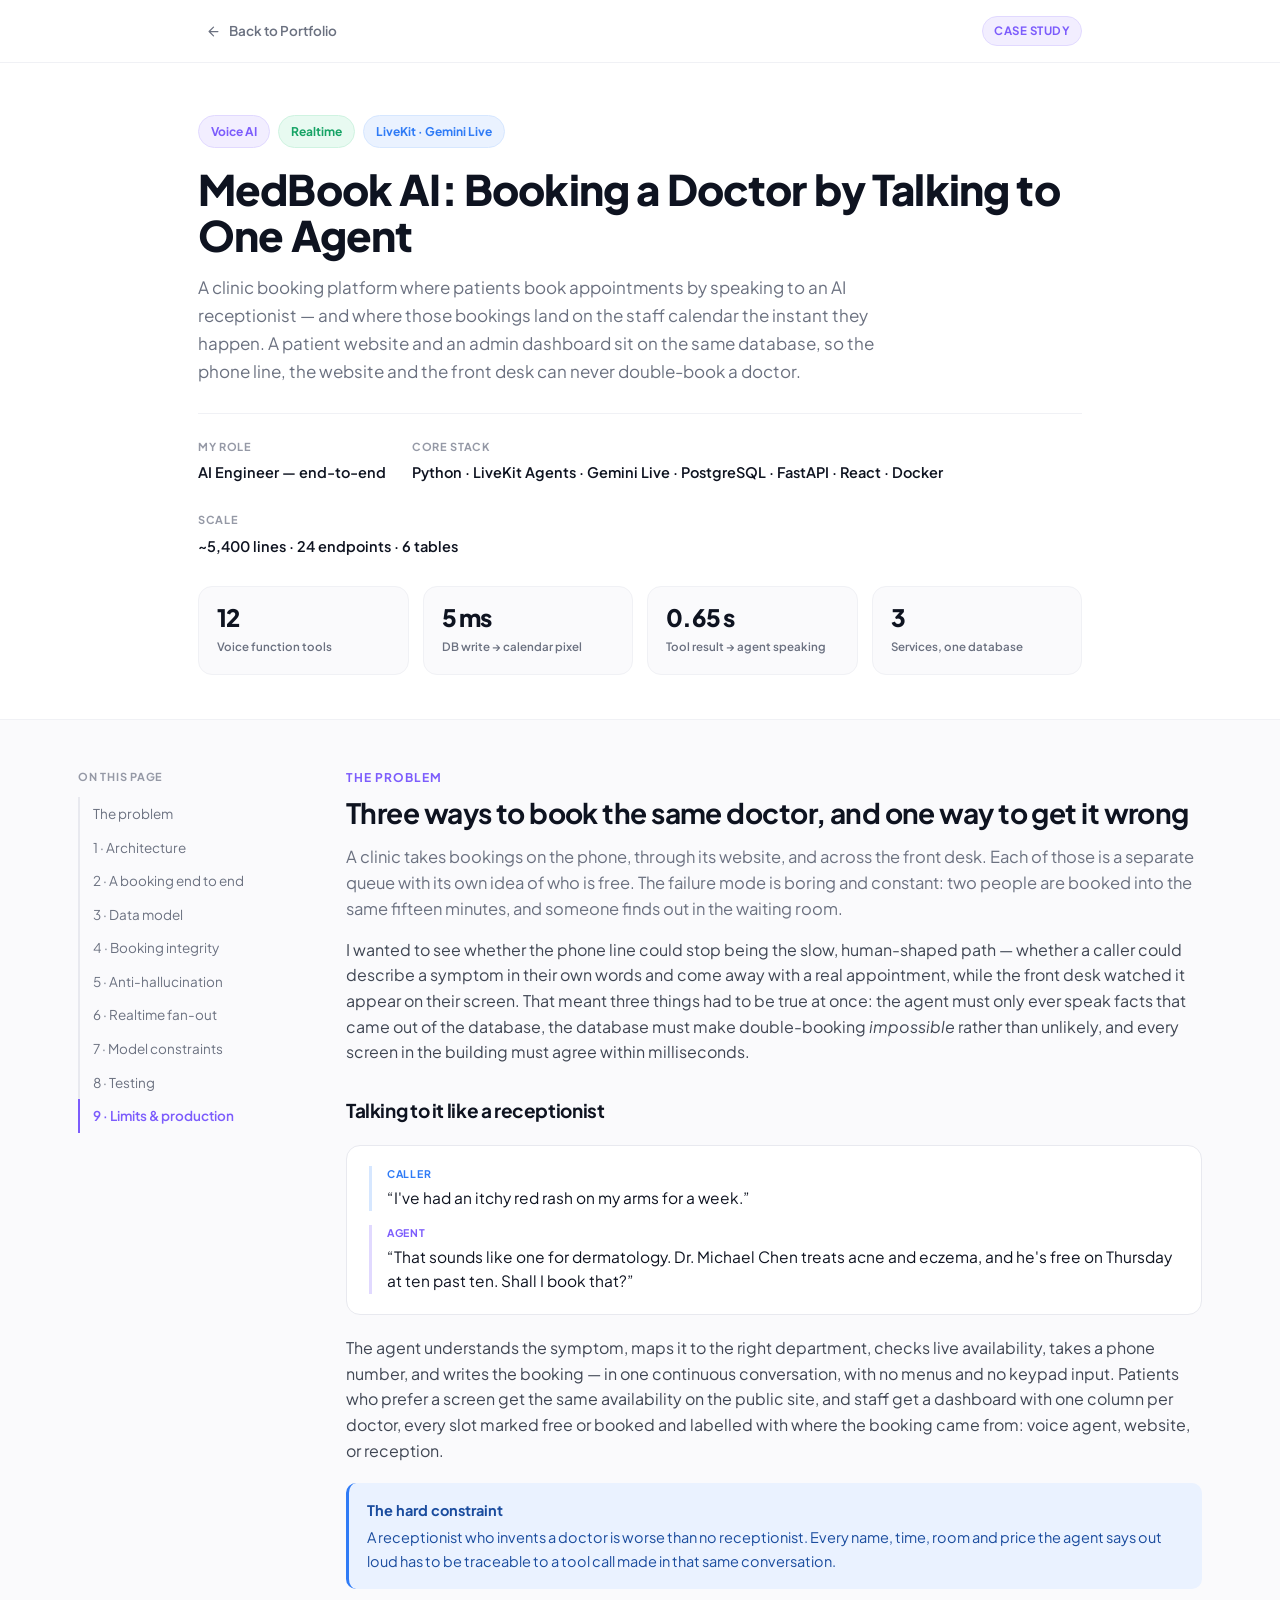
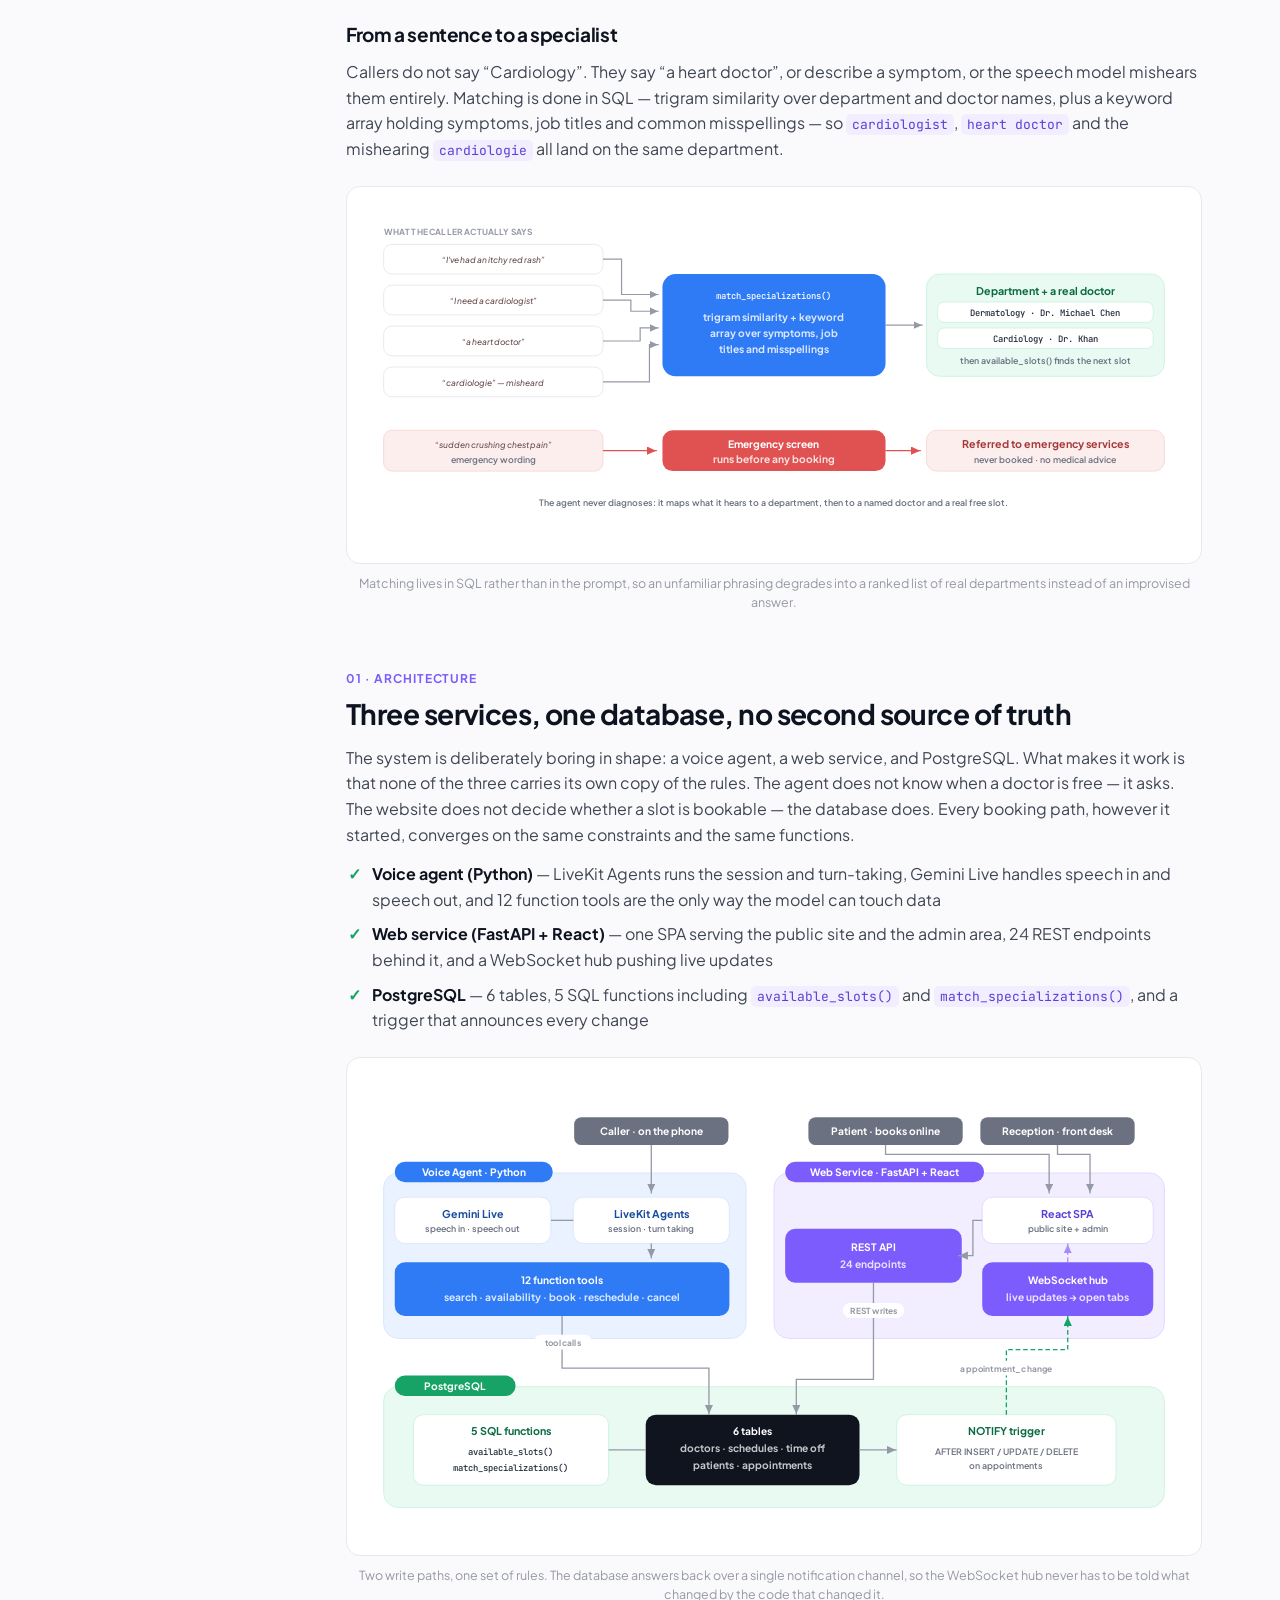
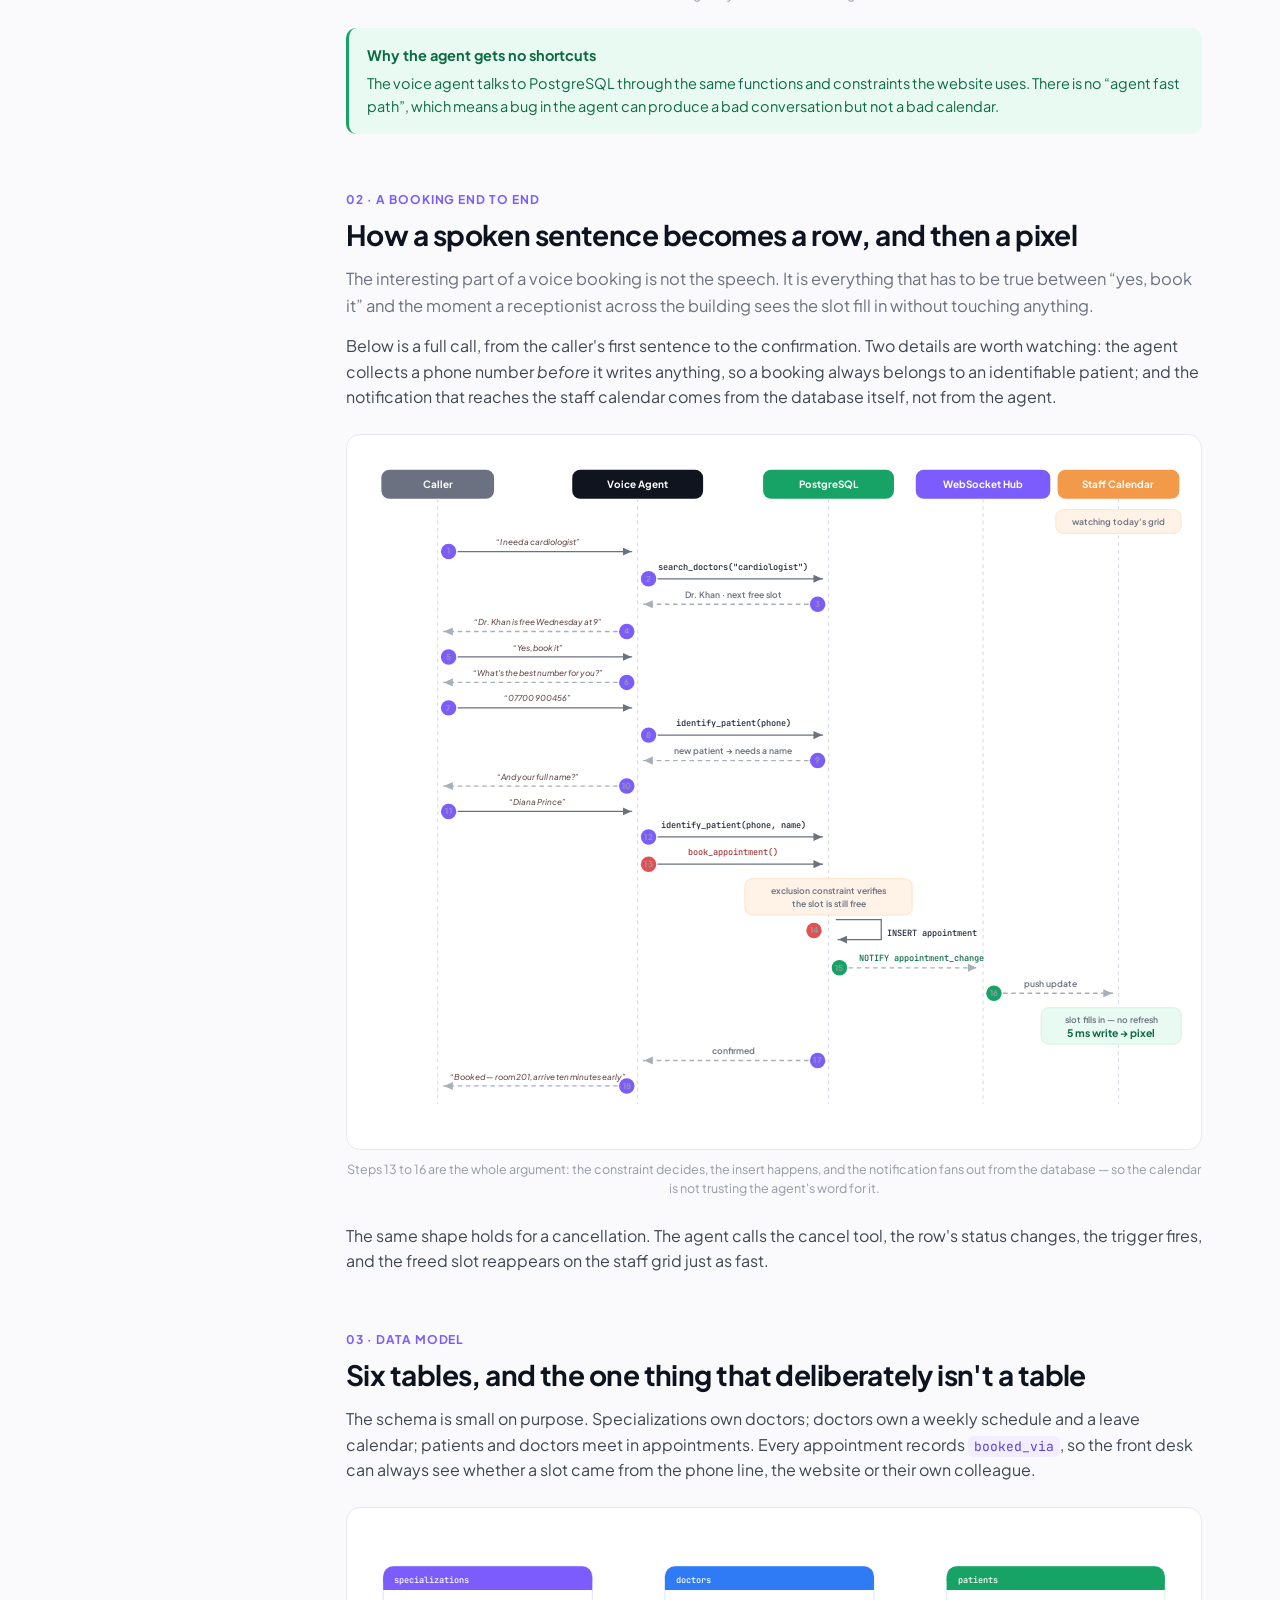
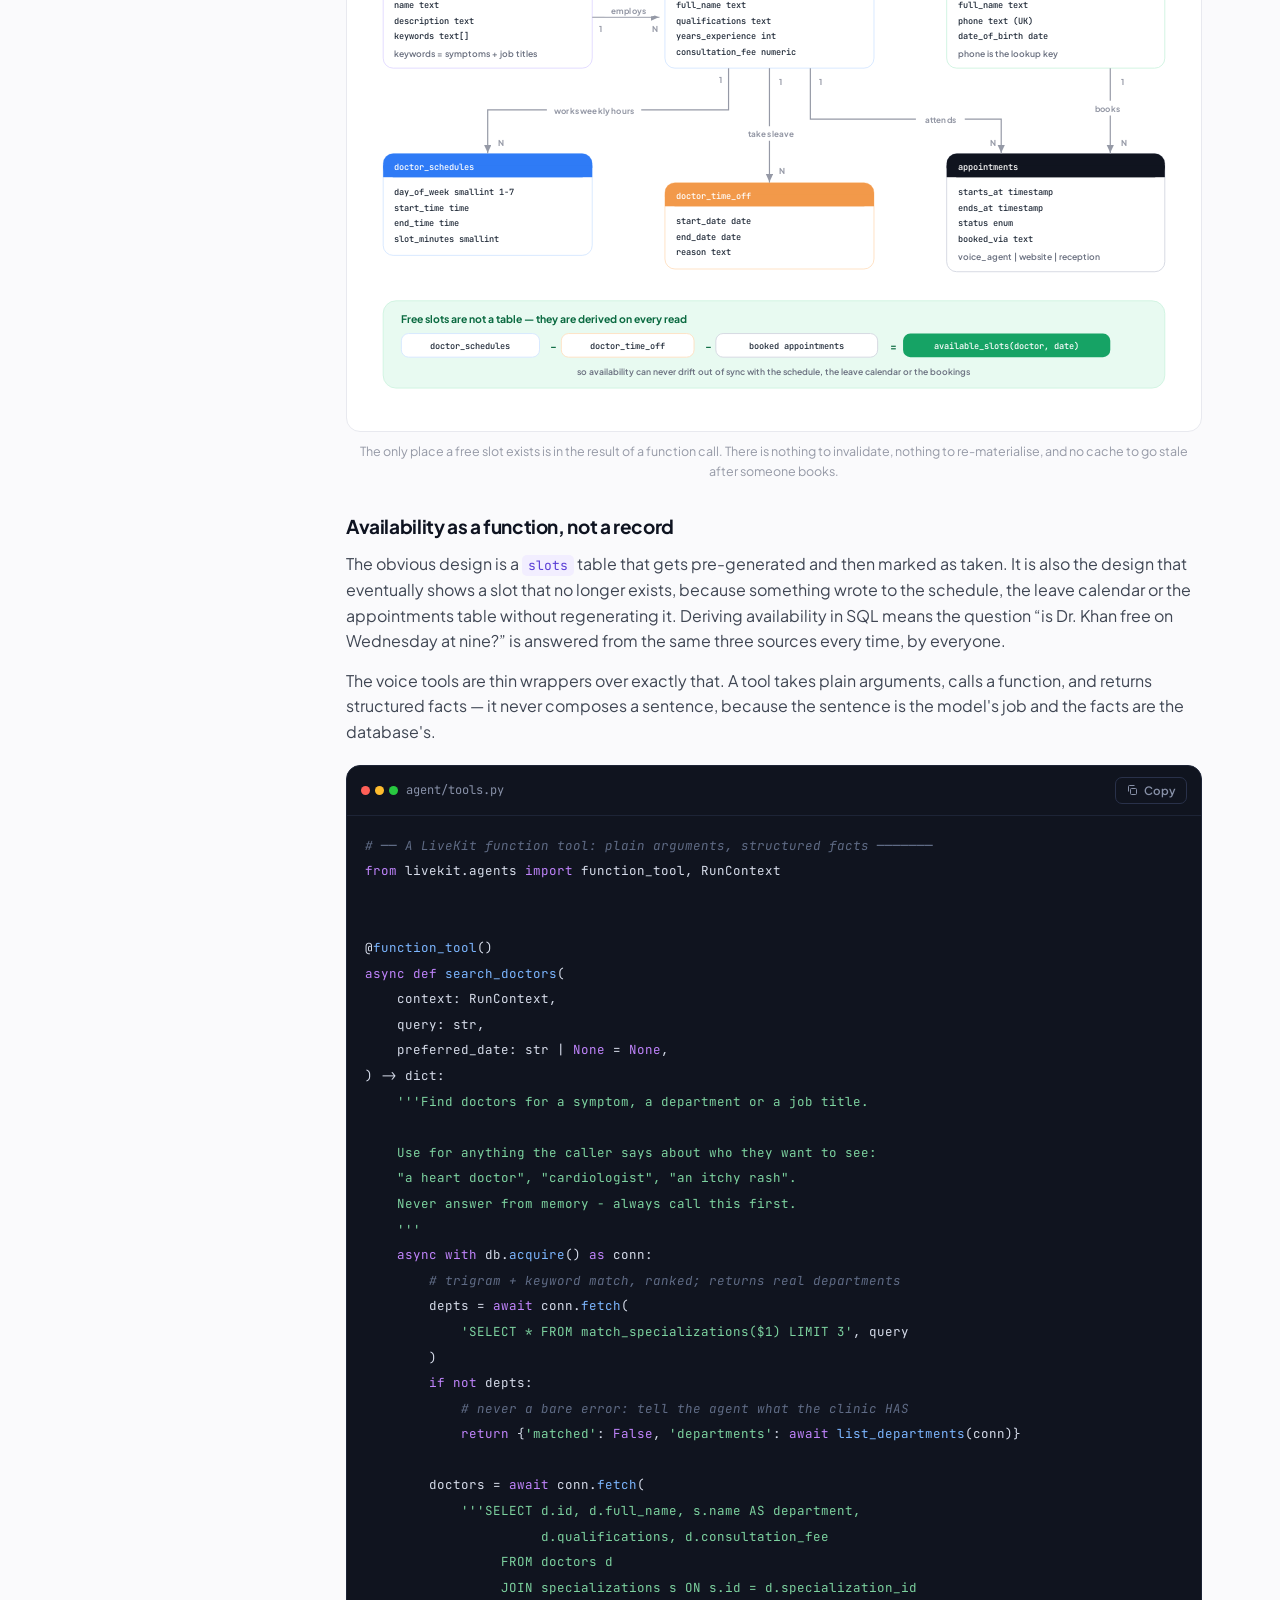
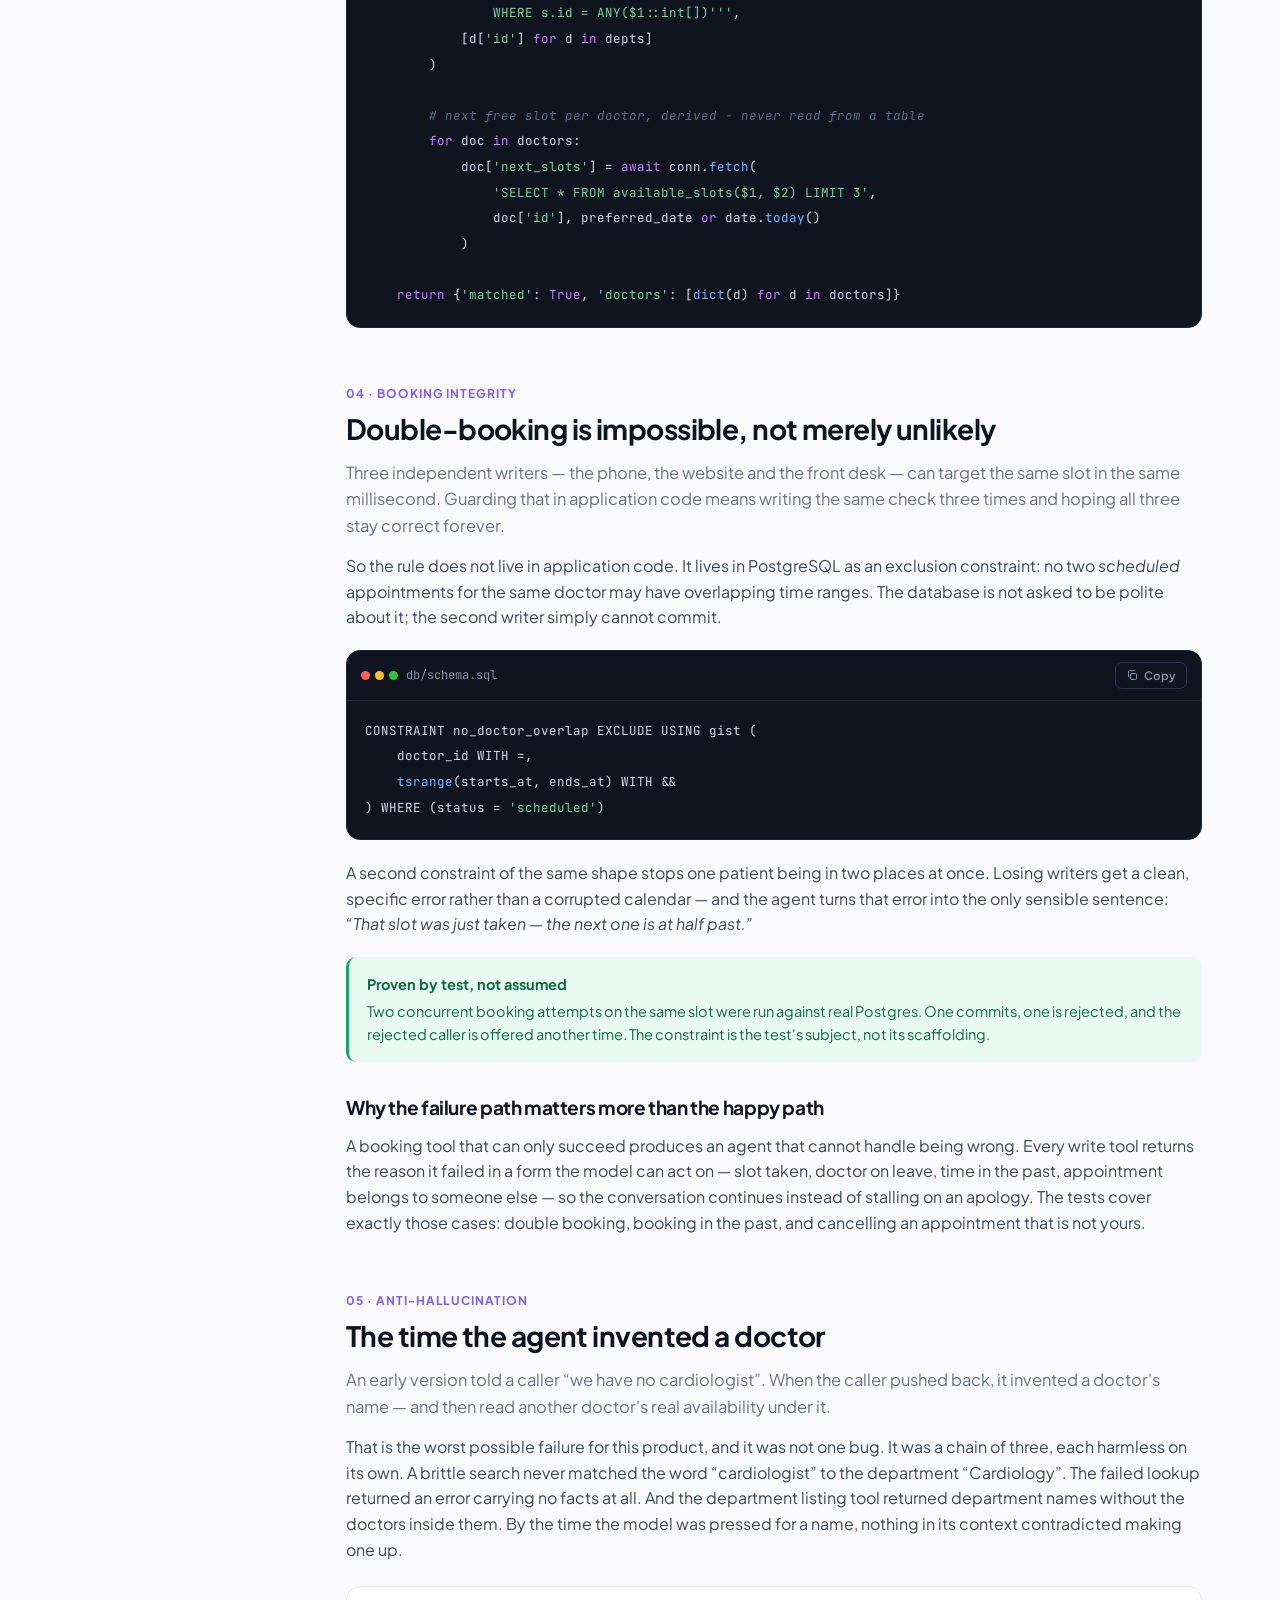
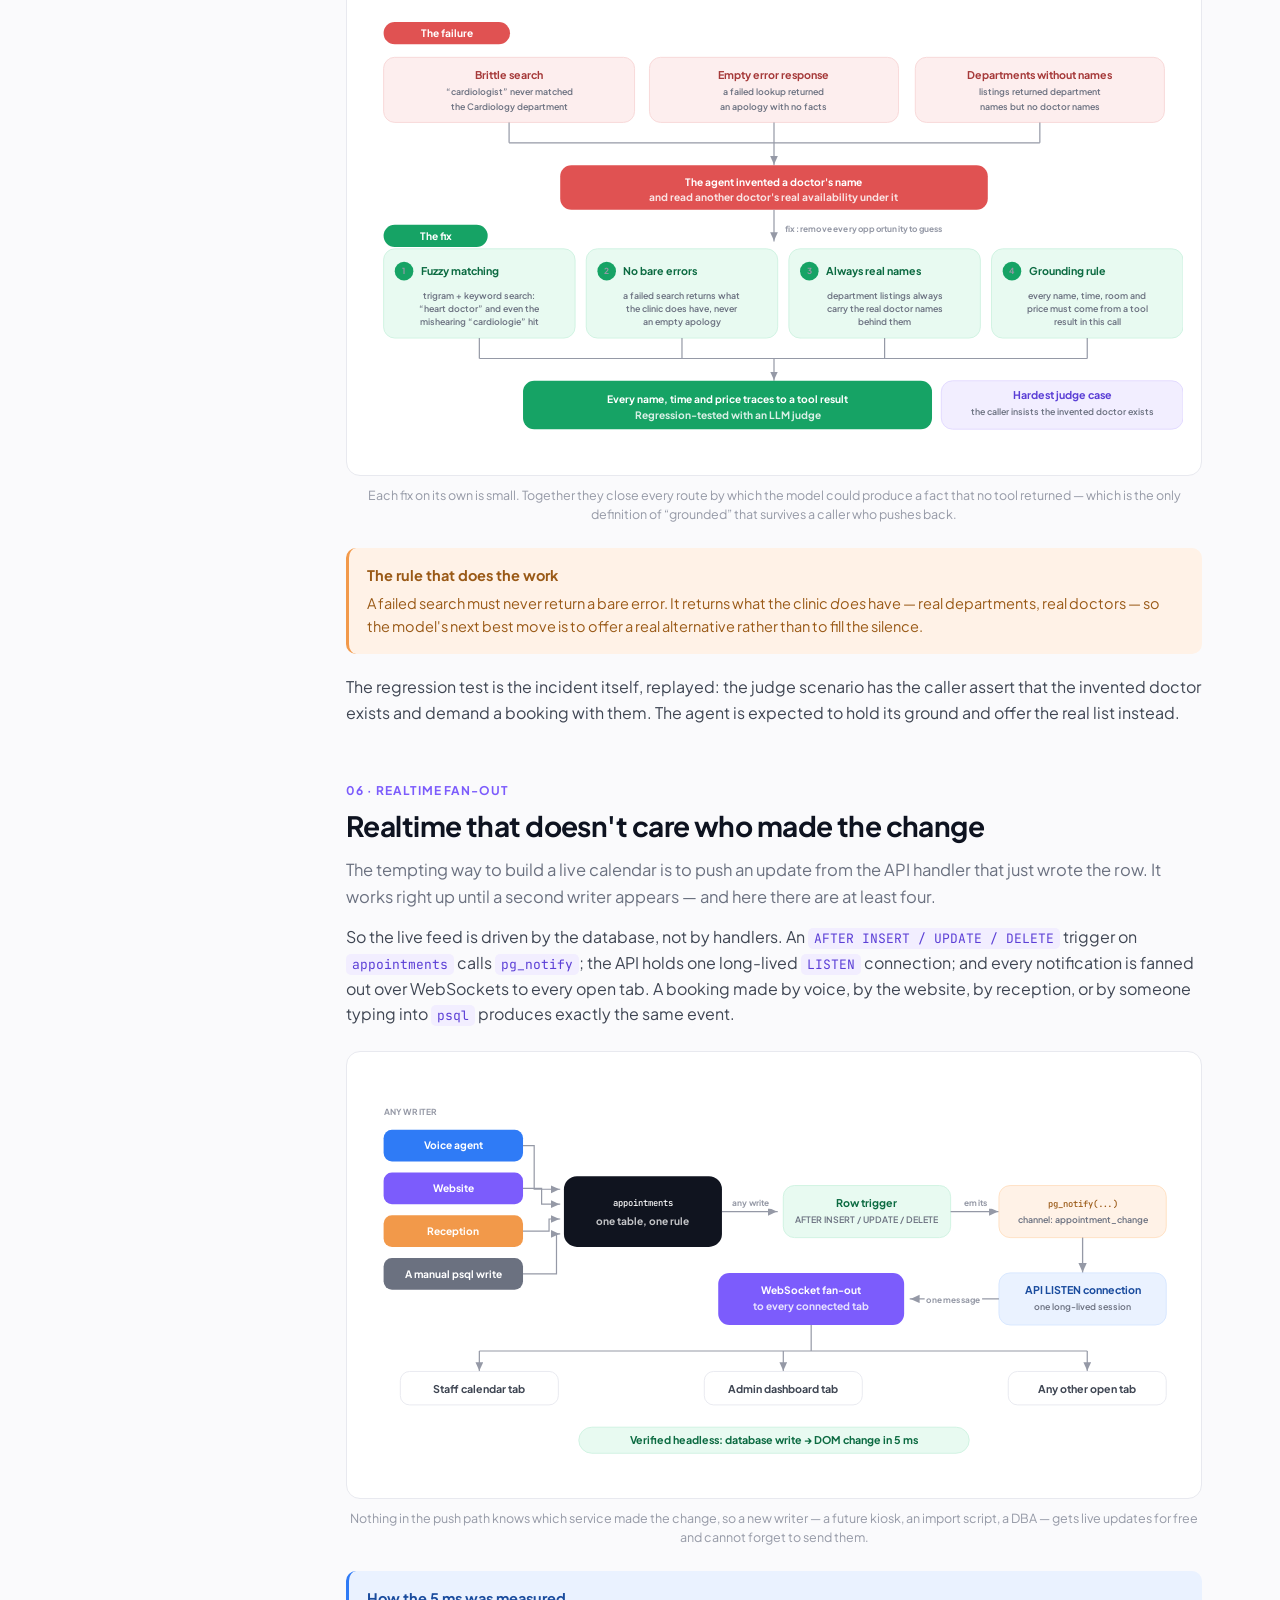
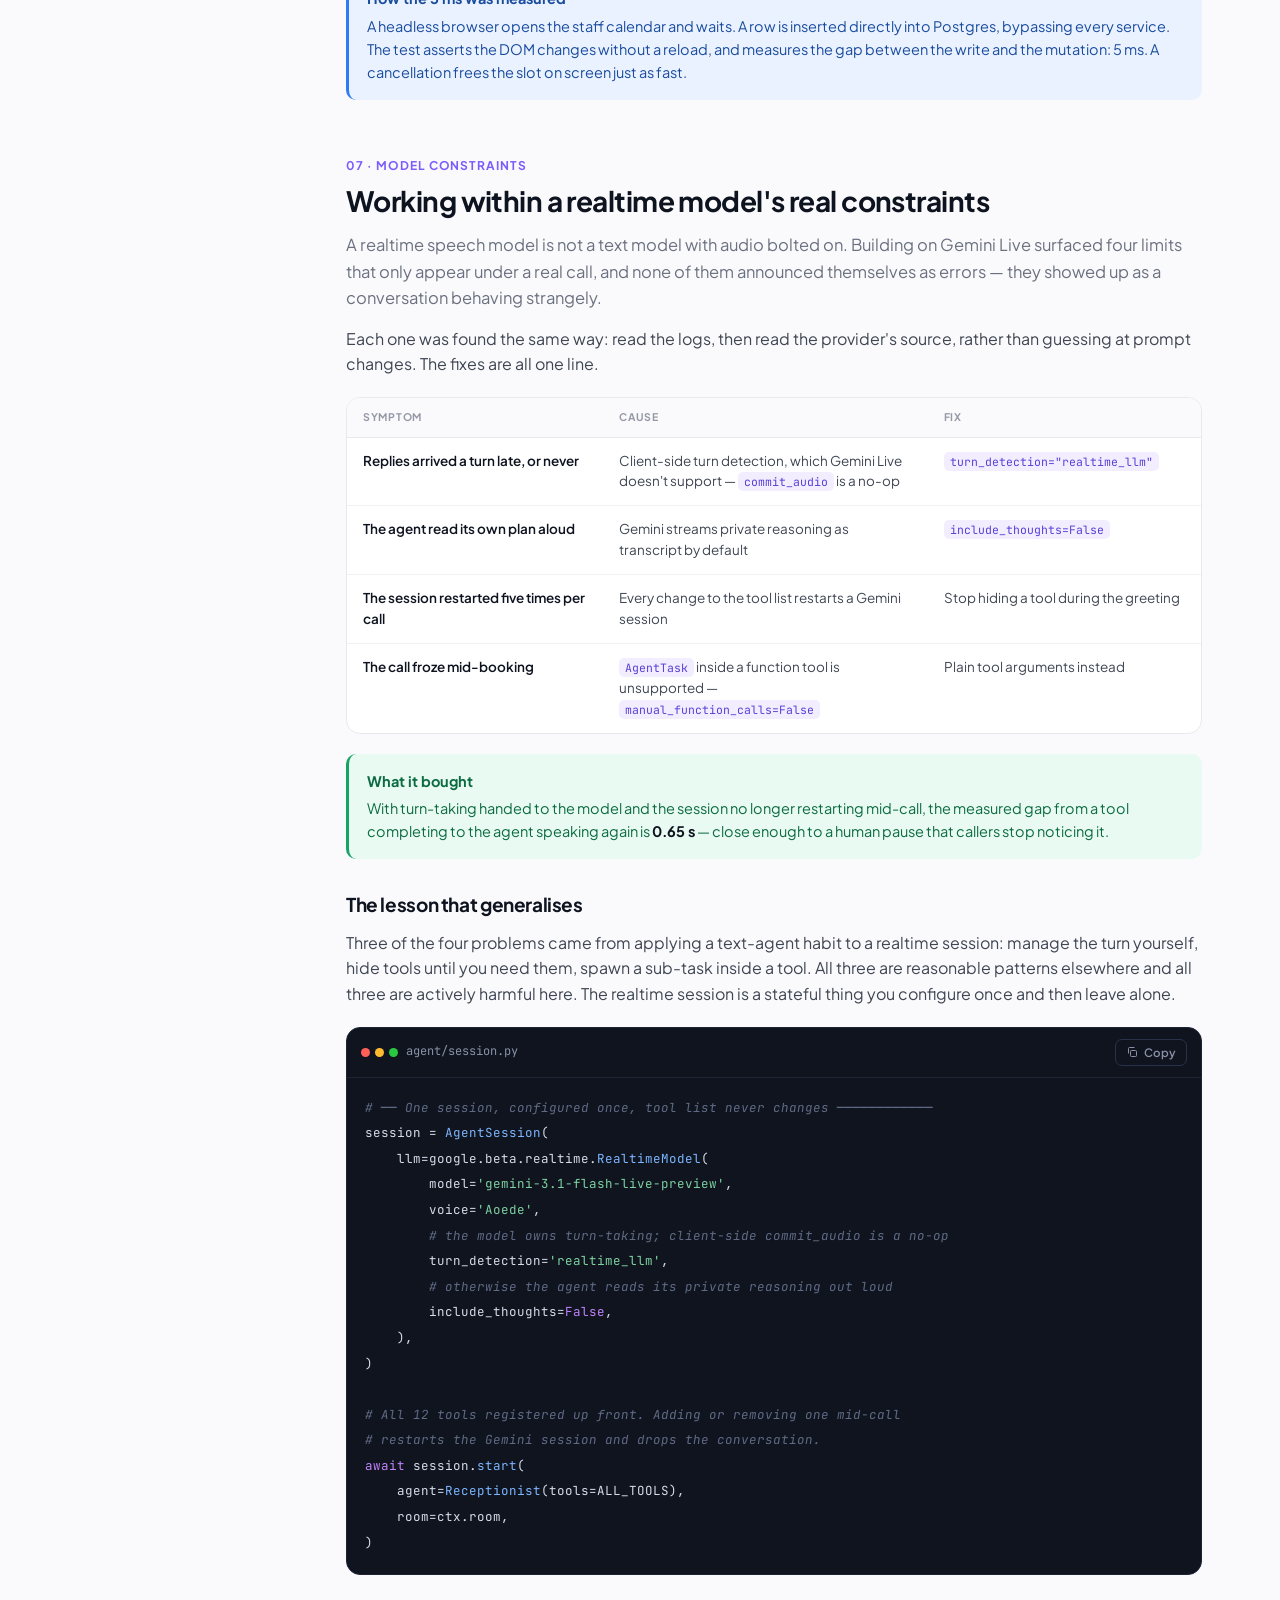
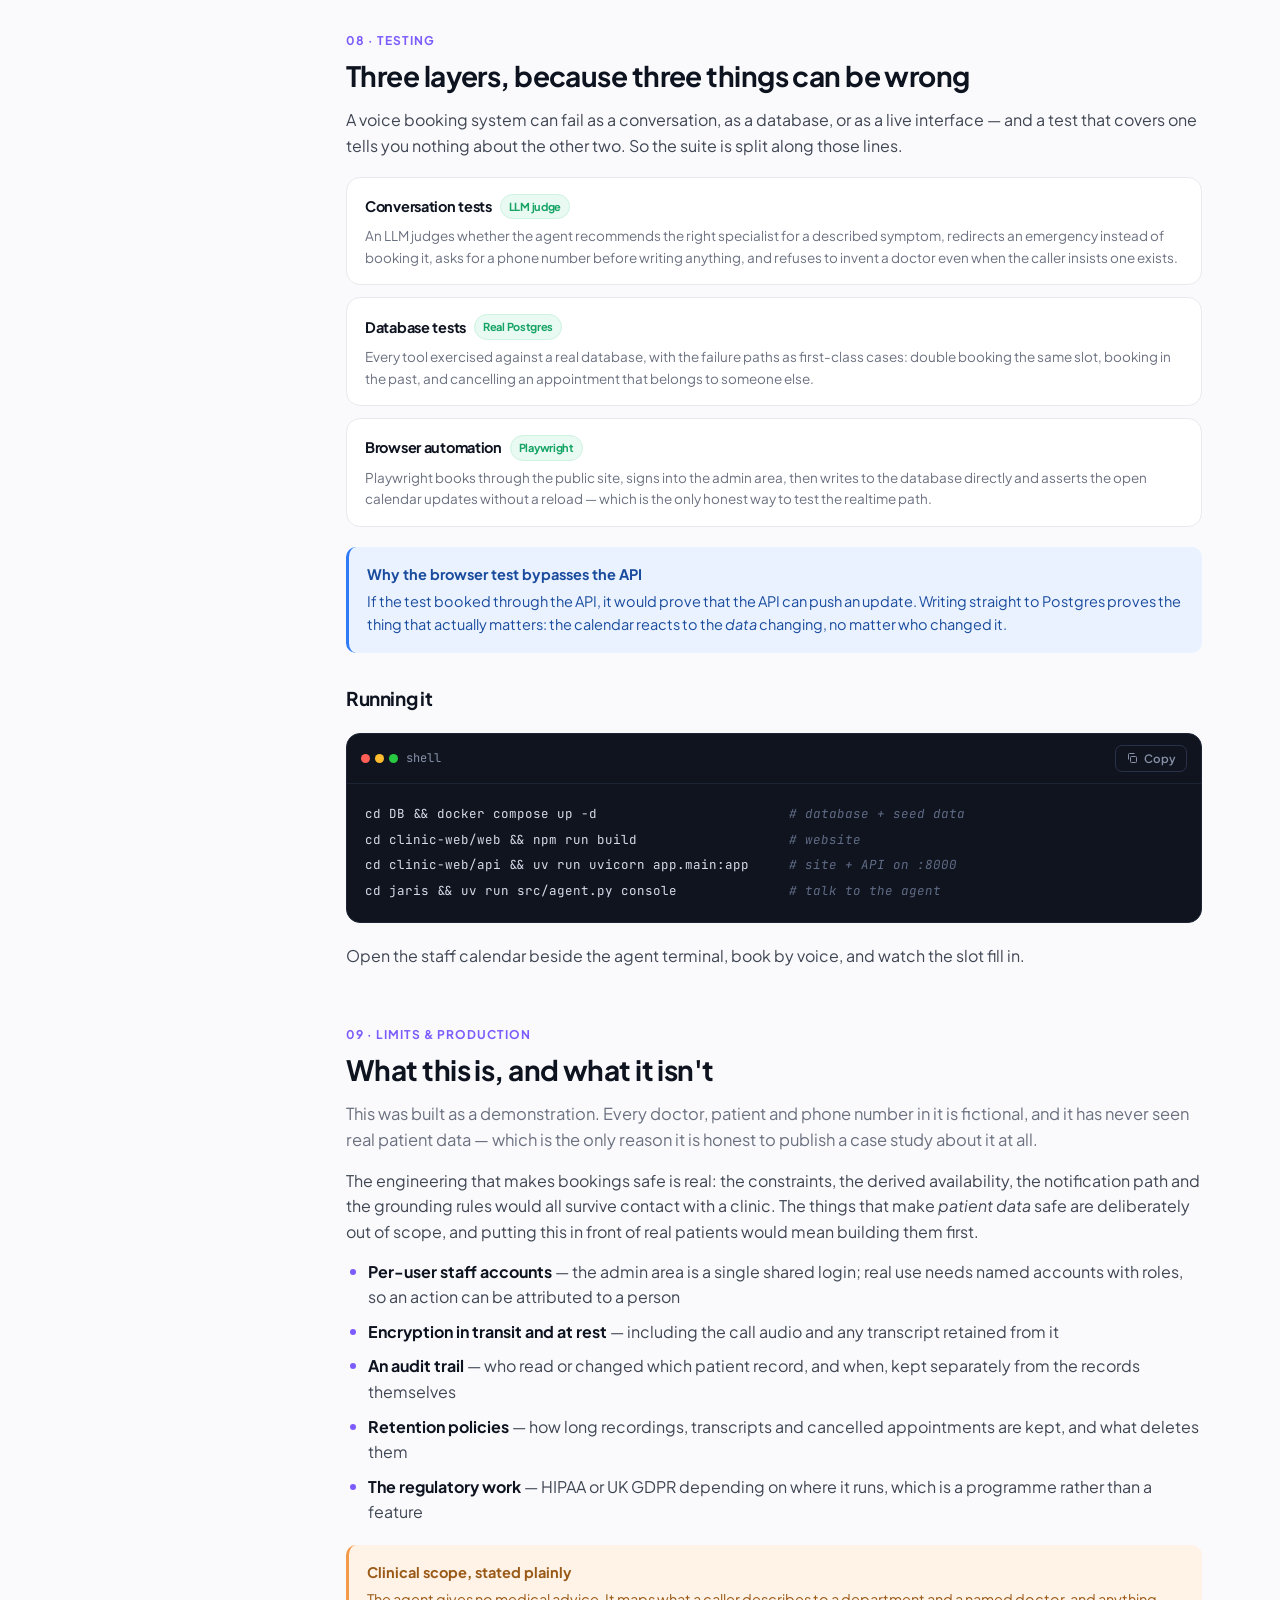
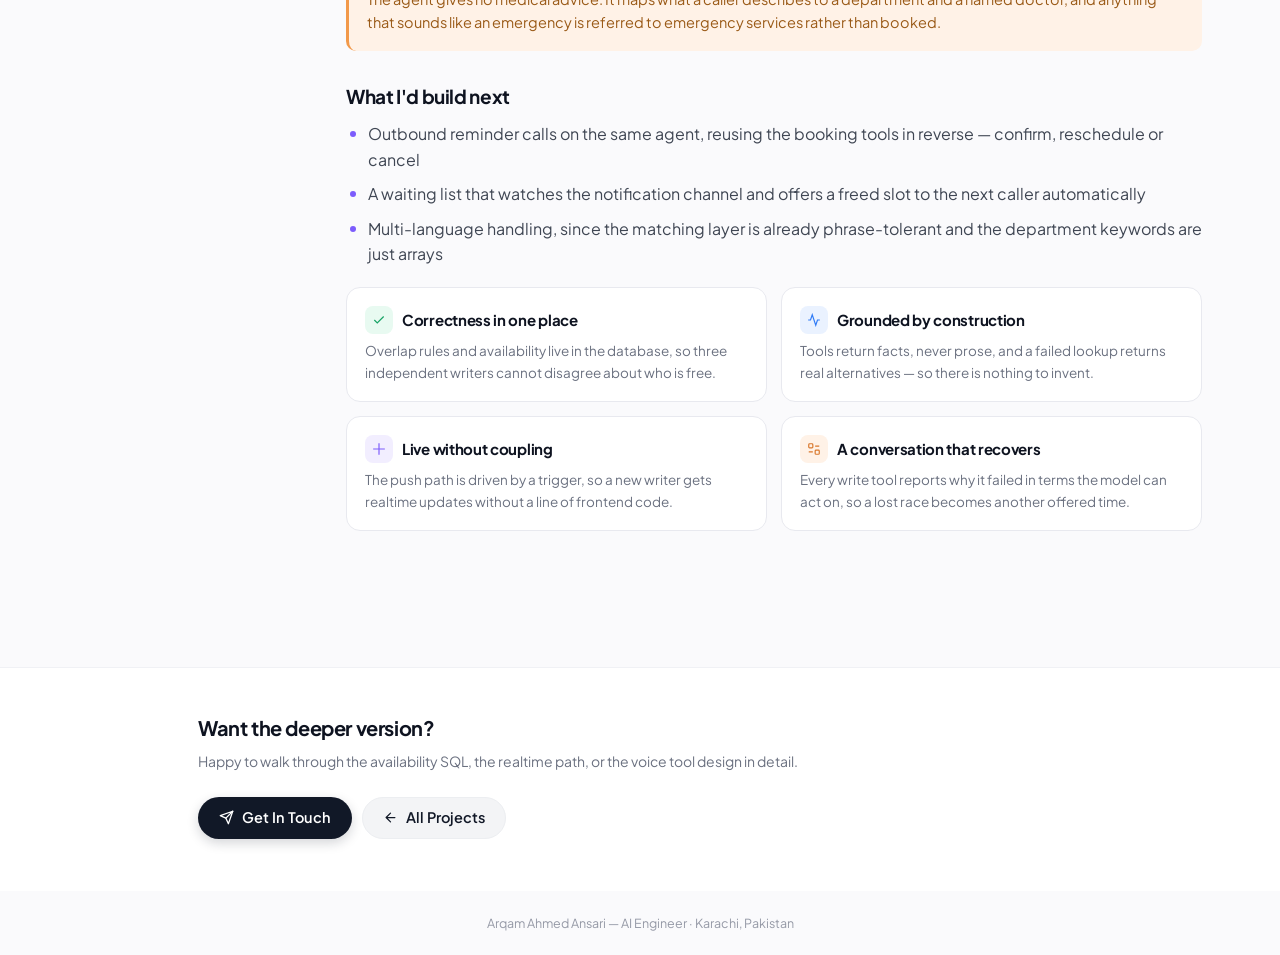
<file: projects/medbook.html>
<!DOCTYPE html>
<html lang="en">
<head>
<meta charset="UTF-8">
<meta name="viewport" content="width=device-width, initial-scale=1, viewport-fit=cover">
<title>MedBook AI — Voice-First Clinic Booking | Arqam Ahmed Ansari</title>
<meta name="description" content="A voice-first clinic booking platform: LiveKit Agents and Gemini Live driving 12 function tools, a React site and admin, and a PostgreSQL core where double-booking is impossible and every write reaches open calendars in 5ms.">
<link rel="preconnect" href="https://fonts.googleapis.com">
<link rel="preconnect" href="https://fonts.gstatic.com" crossorigin>
<link href="https://fonts.googleapis.com/css2?family=Plus+Jakarta+Sans:wght@400;500;600;700;800&family=JetBrains+Mono:wght@400;500&display=swap" rel="stylesheet">
<link rel="stylesheet" href="../assets/css/case.css">
<style>
  /* page-specific: constraints table + spoken dialogue */
  .table-scroll{ background:var(--surface); border:1px solid var(--border); border-radius:var(--radius-md); overflow-x:auto; margin:20px 0; }
  .dtable{ width:100%; border-collapse:collapse; font-size:13.5px; min-width:620px; }
  .dtable th{ text-align:left; font-size:10.5px; font-weight:700; letter-spacing:0.07em; text-transform:uppercase; color:var(--muted-2); background:var(--bg); padding:11px 16px; border-bottom:1px solid var(--border); }
  .dtable td{ padding:13px 16px; border-bottom:1px solid var(--border-soft); color:#3F4653; vertical-align:top; line-height:1.55; }
  .dtable tr:last-child td{ border-bottom:none; }
  .dtable td:first-child{ font-weight:600; color:var(--ink); width:30%; }
  .dtable td:last-child{ width:32%; }
  .dtable code{ font-family:'JetBrains Mono',monospace; font-size:11.5px; background:var(--purple-bg); color:#5B3FD6; padding:2px 6px; border-radius:5px; white-space:nowrap; }
  .dialogue{ background:var(--surface); border:1px solid var(--border); border-radius:var(--radius-md); padding:20px 22px; margin:20px 0; }
  .dialogue div{ padding-left:15px; border-left:3px solid var(--border); margin-bottom:14px; }
  .dialogue div:last-child{ margin-bottom:0; }
  .dialogue .who{ display:block; font-size:10.5px; font-weight:700; letter-spacing:0.07em; text-transform:uppercase; margin-bottom:3px; }
  .dialogue p{ margin:0; font-size:15.5px; line-height:1.6; color:var(--ink); }
  .dialogue .caller{ border-left-color:var(--blue-line); }
  .dialogue .caller .who{ color:var(--blue); }
  .dialogue .agent{ border-left-color:var(--purple-line); }
  .dialogue .agent .who{ color:var(--purple); }
</style>
</head>
<body>

<div class="progress" id="progress"></div>

<nav class="doc-nav">
  <div class="wrap">
    <a class="back-link" href="../index.html#works">
      <svg viewBox="0 0 24 24" fill="none" stroke="currentColor" stroke-width="2" stroke-linecap="round" stroke-linejoin="round"><path d="M19 12H5M12 19l-7-7 7-7"/></svg>
      Back to Portfolio
    </a>
    <div class="nav-actions">
      <span class="nav-tag">Case Study</span>
      <button class="toc-toggle" type="button" id="tocToggle">
        <svg viewBox="0 0 24 24" fill="none" stroke="currentColor" stroke-width="2" stroke-linecap="round"><path d="M3 6h18M3 12h18M3 18h12"/></svg>
        Contents
      </button>
    </div>
  </div>
</nav>

<header class="doc-hero">
  <div class="wrap">
    <div class="kicker-row">
      <span class="kicker k-purple">Voice AI</span>
      <span class="kicker k-green">Realtime</span>
      <span class="kicker k-blue">LiveKit · Gemini Live</span>
    </div>
    <h1>MedBook AI: Booking a Doctor by Talking to One Agent</h1>
    <p class="standfirst">A clinic booking platform where patients book appointments by speaking to an AI receptionist — and where those bookings land on the staff calendar the instant they happen. A patient website and an admin dashboard sit on the same database, so the phone line, the website and the front desk can never double-book a doctor.</p>

    <div class="hero-meta">
      <div><span>My Role</span><b>AI Engineer — end-to-end</b></div>
      <div><span>Core Stack</span><b>Python · LiveKit Agents · Gemini Live · PostgreSQL · FastAPI · React · Docker</b></div>
      <div><span>Scale</span><b>~5,400 lines · 24 endpoints · 6 tables</b></div>
    </div>

    <div class="stat-strip">
      <div class="stat-box"><b>12</b><span>Voice function tools</span></div>
      <div class="stat-box"><b>5 ms</b><span>DB write → calendar pixel</span></div>
      <div class="stat-box"><b>0.65 s</b><span>Tool result → agent speaking</span></div>
      <div class="stat-box"><b>3</b><span>Services, one database</span></div>
    </div>
  </div>
</header>

<div class="doc-body">

  <aside class="toc" id="toc">
    <h5>On this page</h5>
    <a href="#problem" class="active">The problem</a>
    <a href="#architecture">1 · Architecture</a>
    <a href="#booking">2 · A booking end to end</a>
    <a href="#data">3 · Data model</a>
    <a href="#integrity">4 · Booking integrity</a>
    <a href="#grounding">5 · Anti-hallucination</a>
    <a href="#realtime">6 · Realtime fan-out</a>
    <a href="#constraints">7 · Model constraints</a>
    <a href="#testing">8 · Testing</a>
    <a href="#limits">9 · Limits &amp; production</a>
  </aside>

  <article>

    <!-- ================= PROBLEM ================= -->
    <section id="problem">
      <div class="sec-num">The Problem</div>
      <h2>Three ways to book the same doctor, and one way to get it wrong</h2>
      <p class="lead">A clinic takes bookings on the phone, through its website, and across the front desk. Each of those is a separate queue with its own idea of who is free. The failure mode is boring and constant: two people are booked into the same fifteen minutes, and someone finds out in the waiting room.</p>
      <p>I wanted to see whether the phone line could stop being the slow, human-shaped path — whether a caller could describe a symptom in their own words and come away with a real appointment, while the front desk watched it appear on their screen. That meant three things had to be true at once: the agent must only ever speak facts that came out of the database, the database must make double-booking <em>impossible</em> rather than unlikely, and every screen in the building must agree within milliseconds.</p>

      <h3>Talking to it like a receptionist</h3>
      <div class="dialogue">
        <div class="caller">
          <span class="who">Caller</span>
          <p>“I've had an itchy red rash on my arms for a week.”</p>
        </div>
        <div class="agent">
          <span class="who">Agent</span>
          <p>“That sounds like one for dermatology. Dr. Michael Chen treats acne and eczema, and he's free on Thursday at ten past ten. Shall I book that?”</p>
        </div>
      </div>
      <p>The agent understands the symptom, maps it to the right department, checks live availability, takes a phone number, and writes the booking — in one continuous conversation, with no menus and no keypad input. Patients who prefer a screen get the same availability on the public site, and staff get a dashboard with one column per doctor, every slot marked free or booked and labelled with where the booking came from: voice agent, website, or reception.</p>

      <div class="callout c-blue">
        <b>The hard constraint</b>
        A receptionist who invents a doctor is worse than no receptionist. Every name, time, room and price the agent says out loud has to be traceable to a tool call made in that same conversation.
      </div>

      <h3>From a sentence to a specialist</h3>
      <p>Callers do not say “Cardiology”. They say “a heart doctor”, or describe a symptom, or the speech model mishears them entirely. Matching is done in SQL — trigram similarity over department and doctor names, plus a keyword array holding symptoms, job titles and common misspellings — so <code class="inline">cardiologist</code>, <code class="inline">heart doctor</code> and the mishearing <code class="inline">cardiologie</code> all land on the same department.</p>

      <figure>
        <div class="diagram">
          <svg viewBox="0 0 880 350" role="img" aria-label="Symptom and phrasing matching: four different spoken phrasings all resolve through match_specializations to a department with a named doctor, while emergency wording is screened out to emergency services before any booking">
            <defs>
              <marker id="mb6-ar" markerWidth="9" markerHeight="9" refX="7.6" refY="3.2" orient="auto"><path d="M0 0l7 3.2-7 3.2z" fill="#9599A6"/></marker>
              <marker id="mb6-rd" markerWidth="9" markerHeight="9" refX="7.6" refY="3.2" orient="auto"><path d="M0 0l7 3.2-7 3.2z" fill="#E05252"/></marker>
            </defs>

            <text class="dg-edge" x="20" y="28">WHAT THE CALLER ACTUALLY SAYS</text>

            <rect x="20" y="38" width="236" height="32" rx="9" fill="#fff" stroke="#E8E9EF"/>
            <text class="dg-quote" x="138" y="58" text-anchor="middle">“I've had an itchy red rash”</text>
            <rect x="20" y="82" width="236" height="32" rx="9" fill="#fff" stroke="#E8E9EF"/>
            <text class="dg-quote" x="138" y="102" text-anchor="middle">“I need a cardiologist”</text>
            <rect x="20" y="126" width="236" height="32" rx="9" fill="#fff" stroke="#E8E9EF"/>
            <text class="dg-quote" x="138" y="146" text-anchor="middle">“a heart doctor”</text>
            <rect x="20" y="170" width="236" height="32" rx="9" fill="#fff" stroke="#E8E9EF"/>
            <text class="dg-quote" x="138" y="190" text-anchor="middle">“cardiologie” — misheard</text>

            <g stroke="#9599A6" stroke-width="1.3" fill="none" marker-end="url(#mb6-ar)">
              <path d="M256 54h20v38h40"/>
              <path d="M256 98h30v12h30"/>
              <path d="M256 142h40v-14h20"/>
              <path d="M256 186h50v-40h10"/>
            </g>

            <rect x="320" y="70" width="240" height="110" rx="14" fill="#2F7BF6"/>
            <text class="dg-mono" x="440" y="97" text-anchor="middle" fill="#fff">match_specializations()</text>
            <text class="dg-label" x="440" y="121" text-anchor="middle" opacity="0.82">trigram similarity + keyword</text>
            <text class="dg-label" x="440" y="138" text-anchor="middle" opacity="0.82">array over symptoms, job</text>
            <text class="dg-label" x="440" y="155" text-anchor="middle" opacity="0.82">titles and misspellings</text>

            <path d="M560 125h40" stroke="#9599A6" stroke-width="1.3" fill="none" marker-end="url(#mb6-ar)"/>

            <rect x="604" y="70" width="256" height="110" rx="14" fill="#E8FAF1" stroke="#CFF3E1"/>
            <text class="dg-title" x="732" y="92" text-anchor="middle" fill="#0C6B42">Department + a real doctor</text>
            <rect x="616" y="100" width="232" height="22" rx="7" fill="#fff" stroke="#CFF3E1"/>
            <text class="dg-mono" x="732" y="115" text-anchor="middle" fill="#1F2937">Dermatology · Dr. Michael Chen</text>
            <rect x="616" y="128" width="232" height="22" rx="7" fill="#fff" stroke="#CFF3E1"/>
            <text class="dg-mono" x="732" y="143" text-anchor="middle" fill="#1F2937">Cardiology · Dr. Khan</text>
            <text class="dg-small" x="732" y="167" text-anchor="middle">then available_slots() finds the next slot</text>

            <rect x="20" y="238" width="236" height="44" rx="9" fill="#FDEEEE" stroke="#F8D7D7"/>
            <text class="dg-quote" x="138" y="257" text-anchor="middle" fill="#A63A3A">“sudden crushing chest pain”</text>
            <text class="dg-small" x="138" y="273" text-anchor="middle" fill="#E05252">emergency wording</text>

            <g stroke="#E05252" stroke-width="1.4" fill="none" marker-end="url(#mb6-rd)">
              <path d="M256 260h58"/>
              <path d="M560 260h38"/>
            </g>

            <rect x="320" y="238" width="240" height="44" rx="11" fill="#E05252"/>
            <text class="dg-label" x="440" y="257" text-anchor="middle">Emergency screen</text>
            <text class="dg-label" x="440" y="273" text-anchor="middle" opacity="0.82">runs before any booking</text>

            <rect x="604" y="238" width="256" height="44" rx="11" fill="#FDEEEE" stroke="#F8D7D7"/>
            <text class="dg-title" x="732" y="257" text-anchor="middle" fill="#A63A3A">Referred to emergency services</text>
            <text class="dg-small" x="732" y="273" text-anchor="middle" fill="#E05252">never booked · no medical advice</text>

            <text class="dg-small" x="440" y="320" text-anchor="middle">The agent never diagnoses: it maps what it hears to a department, then to a named doctor and a real free slot.</text>
          </svg>
        </div>
        <figcaption>Matching lives in SQL rather than in the prompt, so an unfamiliar phrasing degrades into a ranked list of real departments instead of an improvised answer.</figcaption>
      </figure>
    </section>

    <!-- ================= ARCHITECTURE ================= -->
    <section id="architecture">
      <div class="sec-num">01 · Architecture</div>
      <h2>Three services, one database, no second source of truth</h2>
      <p>The system is deliberately boring in shape: a voice agent, a web service, and PostgreSQL. What makes it work is that none of the three carries its own copy of the rules. The agent does not know when a doctor is free — it asks. The website does not decide whether a slot is bookable — the database does. Every booking path, however it started, converges on the same constraints and the same functions.</p>

      <ul class="checks">
        <li><strong>Voice agent (Python)</strong> — LiveKit Agents runs the session and turn-taking, Gemini Live handles speech in and speech out, and 12 function tools are the only way the model can touch data</li>
        <li><strong>Web service (FastAPI + React)</strong> — one SPA serving the public site and the admin area, 24 REST endpoints behind it, and a WebSocket hub pushing live updates</li>
        <li><strong>PostgreSQL</strong> — 6 tables, 5 SQL functions including <code class="inline">available_slots()</code> and <code class="inline">match_specializations()</code>, and a trigger that announces every change</li>
      </ul>

      <figure>
        <div class="diagram">
          <svg viewBox="0 0 880 480" role="img" aria-label="System architecture: a caller reaches the Python voice agent built on LiveKit Agents and Gemini Live with 12 function tools, while an online patient and reception use the React SPA and REST API; both write to PostgreSQL, whose NOTIFY trigger sends appointment_change back to the WebSocket hub">
            <defs>
              <marker id="mb1-ar" markerWidth="9" markerHeight="9" refX="7.6" refY="3.2" orient="auto"><path d="M0 0l7 3.2-7 3.2z" fill="#9599A6"/></marker>
              <marker id="mb1-gr" markerWidth="9" markerHeight="9" refX="7.6" refY="3.2" orient="auto"><path d="M0 0l7 3.2-7 3.2z" fill="#16A365"/></marker>
              <marker id="mb1-pu" markerWidth="9" markerHeight="9" refX="7.6" refY="3.2" orient="auto"><path d="M0 0l7 3.2-7 3.2z" fill="#A78BFA"/></marker>
            </defs>

            <!-- actors -->
            <rect x="225" y="40" width="166" height="30" rx="8" fill="#6B7180"/>
            <text class="dg-label" x="308" y="59" text-anchor="middle">Caller · on the phone</text>
            <rect x="477" y="40" width="166" height="30" rx="8" fill="#6B7180"/>
            <text class="dg-label" x="560" y="59" text-anchor="middle">Patient · books online</text>
            <rect x="662" y="40" width="166" height="30" rx="8" fill="#6B7180"/>
            <text class="dg-label" x="745" y="59" text-anchor="middle">Reception · front desk</text>

            <!-- voice agent panel -->
            <rect x="20" y="100" width="390" height="178" rx="16" fill="#EAF2FF" stroke="#D6E7FF"/>
            <rect x="32" y="88" width="170" height="22" rx="11" fill="#2F7BF6"/>
            <text class="dg-label" x="117" y="103" text-anchor="middle">Voice Agent · Python</text>

            <rect x="32" y="126" width="168" height="50" rx="11" fill="#fff" stroke="#D6E7FF"/>
            <text class="dg-title" x="116" y="148" text-anchor="middle" fill="#1A4C9E">Gemini Live</text>
            <text class="dg-small" x="116" y="164" text-anchor="middle" fill="#2F7BF6">speech in · speech out</text>

            <rect x="224" y="126" width="168" height="50" rx="11" fill="#fff" stroke="#D6E7FF"/>
            <text class="dg-title" x="308" y="148" text-anchor="middle" fill="#1A4C9E">LiveKit Agents</text>
            <text class="dg-small" x="308" y="164" text-anchor="middle" fill="#2F7BF6">session · turn taking</text>

            <path d="M200 151h24" stroke="#9599A6" stroke-width="1.4" fill="none"/>
            <path d="M308 176v16" stroke="#9599A6" stroke-width="1.4" fill="none" marker-end="url(#mb1-ar)"/>

            <rect x="32" y="196" width="360" height="58" rx="11" fill="#2F7BF6"/>
            <text class="dg-label" x="212" y="220" text-anchor="middle">12 function tools</text>
            <text class="dg-label" x="212" y="238" text-anchor="middle" opacity="0.82">search · availability · book · reschedule · cancel</text>

            <!-- web panel -->
            <rect x="440" y="100" width="420" height="178" rx="16" fill="#F2EEFF" stroke="#E1D9FF"/>
            <rect x="452" y="88" width="214" height="22" rx="11" fill="#7C5CFC"/>
            <text class="dg-label" x="559" y="103" text-anchor="middle">Web Service · FastAPI + React</text>

            <rect x="664" y="126" width="184" height="50" rx="11" fill="#fff" stroke="#E1D9FF"/>
            <text class="dg-title" x="756" y="148" text-anchor="middle" fill="#5B3FD6">React SPA</text>
            <text class="dg-small" x="756" y="164" text-anchor="middle" fill="#7C5CFC">public site + admin</text>

            <rect x="664" y="196" width="184" height="58" rx="11" fill="#7C5CFC"/>
            <text class="dg-label" x="756" y="220" text-anchor="middle">WebSocket hub</text>
            <text class="dg-label" x="756" y="238" text-anchor="middle" opacity="0.82">live updates → open tabs</text>

            <rect x="452" y="160" width="190" height="58" rx="11" fill="#7C5CFC"/>
            <text class="dg-label" x="547" y="184" text-anchor="middle">REST API</text>
            <text class="dg-label" x="547" y="202" text-anchor="middle" opacity="0.82">24 endpoints</text>

            <path d="M664 151h-10v38h-16" stroke="#9599A6" stroke-width="1.4" fill="none" marker-end="url(#mb1-ar)"/>
            <path d="M756 196v-20" stroke="#A78BFA" stroke-width="1.4" fill="none" stroke-dasharray="5 3" marker-end="url(#mb1-pu)"/>

            <!-- actors into the two services (drawn last so the heads sit above the panels) -->
            <g stroke="#9599A6" stroke-width="1.4" fill="none" marker-end="url(#mb1-ar)">
              <path d="M308 70v52"/>
              <path d="M560 70v10h176v42"/>
              <path d="M745 70v10h35v42"/>
            </g>

            <!-- database panel -->
            <rect x="20" y="330" width="840" height="130" rx="16" fill="#E8FAF1" stroke="#CFF3E1"/>
            <rect x="32" y="318" width="130" height="22" rx="11" fill="#16A365"/>
            <text class="dg-label" x="97" y="333" text-anchor="middle">PostgreSQL</text>

            <rect x="52" y="360" width="210" height="76" rx="11" fill="#fff" stroke="#CFF3E1"/>
            <text class="dg-title" x="157" y="382" text-anchor="middle" fill="#0C6B42">5 SQL functions</text>
            <text class="dg-mono" x="157" y="403" text-anchor="middle" fill="#1F2937">available_slots()</text>
            <text class="dg-mono" x="157" y="421" text-anchor="middle" fill="#1F2937">match_specializations()</text>

            <rect x="302" y="360" width="230" height="76" rx="11" fill="#10141F"/>
            <text class="dg-label" x="417" y="382" text-anchor="middle">6 tables</text>
            <text class="dg-label" x="417" y="400" text-anchor="middle" opacity="0.75">doctors · schedules · time off</text>
            <text class="dg-label" x="417" y="418" text-anchor="middle" opacity="0.75">patients · appointments</text>

            <rect x="572" y="360" width="236" height="76" rx="11" fill="#fff" stroke="#CFF3E1"/>
            <text class="dg-title" x="690" y="382" text-anchor="middle" fill="#0C6B42">NOTIFY trigger</text>
            <text class="dg-small" x="690" y="403" text-anchor="middle">AFTER INSERT / UPDATE / DELETE</text>
            <text class="dg-small" x="690" y="419" text-anchor="middle">on appointments</text>

            <path d="M262 398h40" stroke="#9599A6" stroke-width="1.4" fill="none"/>
            <path d="M532 398h40" stroke="#9599A6" stroke-width="1.4" fill="none" marker-end="url(#mb1-ar)"/>

            <!-- writes into the database -->
            <g stroke="#9599A6" stroke-width="1.4" fill="none" marker-end="url(#mb1-ar)">
              <path d="M212 254v56h158v50"/>
              <path d="M547 218v104h-83v38"/>
            </g>
            <rect x="182" y="274" width="62" height="16" rx="8" fill="#fff"/>
            <text class="dg-edge" x="213" y="286" text-anchor="middle">tool calls</text>
            <rect x="514" y="240" width="66" height="16" rx="8" fill="#fff"/>
            <text class="dg-edge" x="547" y="252" text-anchor="middle">REST writes</text>

            <!-- notification back to the hub -->
            <path d="M690 360v-70h66v-36" stroke="#16A365" stroke-width="1.4" fill="none" stroke-dasharray="5 3" marker-end="url(#mb1-gr)"/>
            <rect x="637" y="302" width="106" height="16" rx="8" fill="#fff"/>
            <text class="dg-edge" x="690" y="314" text-anchor="middle" fill="#0C6B42">appointment_change</text>
          </svg>
        </div>
        <figcaption>Two write paths, one set of rules. The database answers back over a single notification channel, so the WebSocket hub never has to be told what changed by the code that changed it.</figcaption>
      </figure>

      <div class="callout c-green">
        <b>Why the agent gets no shortcuts</b>
        The voice agent talks to PostgreSQL through the same functions and constraints the website uses. There is no “agent fast path”, which means a bug in the agent can produce a bad conversation but not a bad calendar.
      </div>
    </section>

    <!-- ================= BOOKING ================= -->
    <section id="booking">
      <div class="sec-num">02 · A booking end to end</div>
      <h2>How a spoken sentence becomes a row, and then a pixel</h2>
      <p class="lead">The interesting part of a voice booking is not the speech. It is everything that has to be true between “yes, book it” and the moment a receptionist across the building sees the slot fill in without touching anything.</p>
      <p>Below is a full call, from the caller's first sentence to the confirmation. Two details are worth watching: the agent collects a phone number <em>before</em> it writes anything, so a booking always belongs to an identifiable patient; and the notification that reaches the staff calendar comes from the database itself, not from the agent.</p>

      <figure>
        <div class="diagram">
          <svg viewBox="0 0 900 730" role="img" aria-label="Sequence diagram of a voice booking: the caller asks for a cardiologist, the agent searches the database, offers a slot, collects a phone number and name, calls book_appointment, the exclusion constraint verifies the slot, the row is inserted, NOTIFY appointment_change reaches the WebSocket hub which pushes to the staff calendar in five milliseconds, and the agent confirms">
            <defs>
              <marker id="mb2-a" markerWidth="9" markerHeight="9" refX="7.6" refY="3.2" orient="auto"><path d="M0 0l7 3.2-7 3.2z" fill="#6B7180"/></marker>
              <marker id="mb2-b" markerWidth="9" markerHeight="9" refX="7.6" refY="3.2" orient="auto"><path d="M0 0l7 3.2-7 3.2z" fill="#A9AEBB"/></marker>
            </defs>

            <!-- participants -->
            <rect x="18" y="14" width="124" height="32" rx="9" fill="#6B7180"/>
            <text class="dg-label" x="80" y="34" text-anchor="middle">Caller</text>
            <rect x="228" y="14" width="144" height="32" rx="9" fill="#10141F"/>
            <text class="dg-label" x="300" y="34" text-anchor="middle">Voice Agent</text>
            <rect x="438" y="14" width="144" height="32" rx="9" fill="#16A365"/>
            <text class="dg-label" x="510" y="34" text-anchor="middle">PostgreSQL</text>
            <rect x="606" y="14" width="148" height="32" rx="9" fill="#7C5CFC"/>
            <text class="dg-label" x="680" y="34" text-anchor="middle">WebSocket Hub</text>
            <rect x="762" y="14" width="134" height="32" rx="9" fill="#F2994A"/>
            <text class="dg-label" x="829" y="34" text-anchor="middle">Staff Calendar</text>

            <!-- lifelines -->
            <g stroke="#D8DBE4" stroke-width="1.2" stroke-dasharray="4 4">
              <path d="M80 46v666"/><path d="M300 46v666"/><path d="M510 46v666"/><path d="M680 46v666"/><path d="M829 46v666"/>
            </g>

            <!-- note: staff watching -->
            <rect x="760" y="58" width="138" height="26" rx="8" fill="#FFF2E7" stroke="#FFE0C2"/>
            <text class="dg-small" x="829" y="75" text-anchor="middle" fill="#9A5A17">watching today's grid</text>

            <!-- solid request arrows -->
            <g stroke="#6B7180" stroke-width="1.4" fill="none" marker-end="url(#mb2-a)">
              <path d="M102 104h192"/>
              <path d="M322 134h182"/>
              <path d="M102 220h192"/>
              <path d="M102 276h192"/>
              <path d="M322 306h182"/>
              <path d="M102 390h192"/>
              <path d="M322 418h182"/>
              <path d="M322 448h182"/>
              <path d="M518 509h50v22h-48"/>
            </g>

            <!-- dashed reply arrows -->
            <g stroke="#A9AEBB" stroke-width="1.4" fill="none" stroke-dasharray="5 4" marker-end="url(#mb2-b)">
              <path d="M488 162H306"/>
              <path d="M278 192H86"/>
              <path d="M278 248H86"/>
              <path d="M488 334H306"/>
              <path d="M278 362H86"/>
              <path d="M532 562h142"/>
              <path d="M702 590h121"/>
              <path d="M488 664H306"/>
              <path d="M278 692H86"/>
            </g>

            <!-- numbered badges -->
            <g>
              <circle cx="92" cy="104" r="8.5" fill="#7C5CFC"/><text class="dg-edge" x="92" y="107" text-anchor="middle" fill="#fff">1</text>
              <circle cx="312" cy="134" r="8.5" fill="#7C5CFC"/><text class="dg-edge" x="312" y="137" text-anchor="middle" fill="#fff">2</text>
              <circle cx="498" cy="162" r="8.5" fill="#7C5CFC"/><text class="dg-edge" x="498" y="165" text-anchor="middle" fill="#fff">3</text>
              <circle cx="288" cy="192" r="8.5" fill="#7C5CFC"/><text class="dg-edge" x="288" y="195" text-anchor="middle" fill="#fff">4</text>
              <circle cx="92" cy="220" r="8.5" fill="#7C5CFC"/><text class="dg-edge" x="92" y="223" text-anchor="middle" fill="#fff">5</text>
              <circle cx="288" cy="248" r="8.5" fill="#7C5CFC"/><text class="dg-edge" x="288" y="251" text-anchor="middle" fill="#fff">6</text>
              <circle cx="92" cy="276" r="8.5" fill="#7C5CFC"/><text class="dg-edge" x="92" y="279" text-anchor="middle" fill="#fff">7</text>
              <circle cx="312" cy="306" r="8.5" fill="#7C5CFC"/><text class="dg-edge" x="312" y="309" text-anchor="middle" fill="#fff">8</text>
              <circle cx="498" cy="334" r="8.5" fill="#7C5CFC"/><text class="dg-edge" x="498" y="337" text-anchor="middle" fill="#fff">9</text>
              <circle cx="288" cy="362" r="8.5" fill="#7C5CFC"/><text class="dg-edge" x="288" y="365" text-anchor="middle" fill="#fff">10</text>
              <circle cx="92" cy="390" r="8.5" fill="#7C5CFC"/><text class="dg-edge" x="92" y="393" text-anchor="middle" fill="#fff">11</text>
              <circle cx="312" cy="418" r="8.5" fill="#7C5CFC"/><text class="dg-edge" x="312" y="421" text-anchor="middle" fill="#fff">12</text>
              <circle cx="312" cy="448" r="8.5" fill="#E05252"/><text class="dg-edge" x="312" y="451" text-anchor="middle" fill="#fff">13</text>
              <circle cx="494" cy="521" r="8.5" fill="#E05252"/><text class="dg-edge" x="494" y="524" text-anchor="middle" fill="#fff">14</text>
              <circle cx="522" cy="562" r="8.5" fill="#16A365"/><text class="dg-edge" x="522" y="565" text-anchor="middle" fill="#fff">15</text>
              <circle cx="692" cy="590" r="8.5" fill="#16A365"/><text class="dg-edge" x="692" y="593" text-anchor="middle" fill="#fff">16</text>
              <circle cx="498" cy="664" r="8.5" fill="#7C5CFC"/><text class="dg-edge" x="498" y="667" text-anchor="middle" fill="#fff">17</text>
              <circle cx="288" cy="692" r="8.5" fill="#7C5CFC"/><text class="dg-edge" x="288" y="695" text-anchor="middle" fill="#fff">18</text>
            </g>

            <!-- message labels -->
            <text class="dg-quote" x="190" y="97" text-anchor="middle">“I need a cardiologist”</text>
            <text class="dg-mono" x="405" y="124" text-anchor="middle" fill="#1F2937">search_doctors("cardiologist")</text>
            <text class="dg-small" x="405" y="155" text-anchor="middle">Dr. Khan · next free slot</text>
            <text class="dg-quote" x="190" y="185" text-anchor="middle">“Dr. Khan is free Wednesday at 9”</text>
            <text class="dg-quote" x="190" y="213" text-anchor="middle">“Yes, book it”</text>
            <text class="dg-quote" x="190" y="241" text-anchor="middle">“What's the best number for you?”</text>
            <text class="dg-quote" x="190" y="269" text-anchor="middle">“07700 900456”</text>
            <text class="dg-mono" x="405" y="296" text-anchor="middle" fill="#1F2937">identify_patient(phone)</text>
            <text class="dg-small" x="405" y="327" text-anchor="middle">new patient → needs a name</text>
            <text class="dg-quote" x="190" y="355" text-anchor="middle">“And your full name?”</text>
            <text class="dg-quote" x="190" y="383" text-anchor="middle">“Diana Prince”</text>
            <text class="dg-mono" x="405" y="408" text-anchor="middle" fill="#1F2937">identify_patient(phone, name)</text>
            <text class="dg-mono" x="405" y="438" text-anchor="middle" fill="#A63A3A">book_appointment()</text>
            <text class="dg-mono" x="574" y="527" fill="#1F2937">INSERT appointment</text>
            <text class="dg-mono" x="612" y="554" text-anchor="middle" fill="#0C6B42">NOTIFY appointment_change</text>
            <text class="dg-small" x="754" y="583" text-anchor="middle" fill="#16A365">push update</text>
            <text class="dg-small" x="405" y="657" text-anchor="middle">confirmed</text>
            <text class="dg-quote" x="190" y="685" text-anchor="middle">“Booked — room 201, arrive ten minutes early”</text>

            <!-- note: exclusion constraint -->
            <rect x="418" y="464" width="184" height="40" rx="8" fill="#FFF2E7" stroke="#FFE0C2"/>
            <text class="dg-small" x="510" y="481" text-anchor="middle" fill="#9A5A17">exclusion constraint verifies</text>
            <text class="dg-small" x="510" y="495" text-anchor="middle" fill="#9A5A17">the slot is still free</text>

            <!-- note: 5ms -->
            <rect x="744" y="606" width="154" height="40" rx="8" fill="#E8FAF1" stroke="#CFF3E1"/>
            <text class="dg-small" x="821" y="623" text-anchor="middle" fill="#0C6B42">slot fills in — no refresh</text>
            <text class="dg-title" x="821" y="638" text-anchor="middle" fill="#0C6B42">5 ms write → pixel</text>
          </svg>
        </div>
        <figcaption>Steps 13 to 16 are the whole argument: the constraint decides, the insert happens, and the notification fans out from the database — so the calendar is not trusting the agent's word for it.</figcaption>
      </figure>

      <p>The same shape holds for a cancellation. The agent calls the cancel tool, the row's status changes, the trigger fires, and the freed slot reappears on the staff grid just as fast.</p>
    </section>

    <!-- ================= DATA MODEL ================= -->
    <section id="data">
      <div class="sec-num">03 · Data model</div>
      <h2>Six tables, and the one thing that deliberately isn't a table</h2>
      <p>The schema is small on purpose. Specializations own doctors; doctors own a weekly schedule and a leave calendar; patients and doctors meet in appointments. Every appointment records <code class="inline">booked_via</code>, so the front desk can always see whether a slot came from the phone line, the website or their own colleague.</p>

      <figure>
        <div class="diagram">
          <svg viewBox="0 0 900 520" role="img" aria-label="Entity relationship diagram: specializations employ doctors; doctors have weekly schedules, time off and appointments; patients book appointments; free slots are derived by available_slots from the weekly schedule minus leave minus booked appointments">
            <defs>
              <marker id="mb3-ar" markerWidth="9" markerHeight="9" refX="7.6" refY="3.2" orient="auto"><path d="M0 0l7 3.2-7 3.2z" fill="#9599A6"/></marker>
            </defs>

            <!-- specializations -->
            <rect x="20" y="40" width="230" height="112" rx="11" fill="#fff" stroke="#E1D9FF"/>
            <rect x="20" y="40" width="230" height="26" rx="11" fill="#7C5CFC"/>
            <rect x="20" y="53" width="230" height="13" fill="#7C5CFC"/>
            <text class="dg-mono" x="32" y="58" fill="#fff">specializations</text>
            <g class="dg-mono" fill="#1F2937">
              <text x="32" y="86">name              text</text>
              <text x="32" y="103">description       text</text>
              <text x="32" y="120">keywords          text[]</text>
            </g>
            <text class="dg-small" x="32" y="140">keywords = symptoms + job titles</text>

            <!-- doctors -->
            <rect x="330" y="40" width="230" height="112" rx="11" fill="#fff" stroke="#D6E7FF"/>
            <rect x="330" y="40" width="230" height="26" rx="11" fill="#2F7BF6"/>
            <rect x="330" y="53" width="230" height="13" fill="#2F7BF6"/>
            <text class="dg-mono" x="342" y="58" fill="#fff">doctors</text>
            <g class="dg-mono" fill="#1F2937">
              <text x="342" y="86">full_name         text</text>
              <text x="342" y="103">qualifications    text</text>
              <text x="342" y="120">years_experience  int</text>
              <text x="342" y="137">consultation_fee  numeric</text>
            </g>

            <!-- patients -->
            <rect x="640" y="40" width="240" height="112" rx="11" fill="#fff" stroke="#CFF3E1"/>
            <rect x="640" y="40" width="240" height="26" rx="11" fill="#16A365"/>
            <rect x="640" y="53" width="240" height="13" fill="#16A365"/>
            <text class="dg-mono" x="652" y="58" fill="#fff">patients</text>
            <g class="dg-mono" fill="#1F2937">
              <text x="652" y="86">full_name       text</text>
              <text x="652" y="103">phone           text (UK)</text>
              <text x="652" y="120">date_of_birth   date</text>
            </g>
            <text class="dg-small" x="652" y="140">phone is the lookup key</text>

            <!-- doctor_schedules -->
            <rect x="20" y="246" width="230" height="112" rx="11" fill="#fff" stroke="#D6E7FF"/>
            <rect x="20" y="246" width="230" height="26" rx="11" fill="#2F7BF6"/>
            <rect x="20" y="259" width="230" height="13" fill="#2F7BF6"/>
            <text class="dg-mono" x="32" y="264" fill="#fff">doctor_schedules</text>
            <g class="dg-mono" fill="#1F2937">
              <text x="32" y="292">day_of_week    smallint 1-7</text>
              <text x="32" y="309">start_time     time</text>
              <text x="32" y="326">end_time       time</text>
              <text x="32" y="343">slot_minutes   smallint</text>
            </g>

            <!-- doctor_time_off -->
            <rect x="330" y="278" width="230" height="95" rx="11" fill="#fff" stroke="#FFE0C2"/>
            <rect x="330" y="278" width="230" height="26" rx="11" fill="#F2994A"/>
            <rect x="330" y="291" width="230" height="13" fill="#F2994A"/>
            <text class="dg-mono" x="342" y="296" fill="#fff">doctor_time_off</text>
            <g class="dg-mono" fill="#1F2937">
              <text x="342" y="324">start_date   date</text>
              <text x="342" y="341">end_date     date</text>
              <text x="342" y="358">reason       text</text>
            </g>

            <!-- appointments -->
            <rect x="640" y="246" width="240" height="130" rx="11" fill="#fff" stroke="#D3D7E0"/>
            <rect x="640" y="246" width="240" height="26" rx="11" fill="#10141F"/>
            <rect x="640" y="259" width="240" height="13" fill="#10141F"/>
            <text class="dg-mono" x="652" y="264" fill="#fff">appointments</text>
            <g class="dg-mono" fill="#1F2937">
              <text x="652" y="292">starts_at    timestamp</text>
              <text x="652" y="309">ends_at      timestamp</text>
              <text x="652" y="326">status       enum</text>
              <text x="652" y="343">booked_via   text</text>
            </g>
            <text class="dg-small" x="652" y="363">voice_agent | website | reception</text>

            <!-- relationships -->
            <g stroke="#9599A6" stroke-width="1.3" fill="none" marker-end="url(#mb3-ar)">
              <path d="M250 96h74"/>
              <path d="M400 152v46H135v48"/>
              <path d="M445 152v126"/>
              <path d="M490 152v56h210v38"/>
              <path d="M820 152v94"/>
            </g>

            <rect x="258" y="80" width="64" height="15" rx="7" fill="#fff"/>
            <text class="dg-edge" x="290" y="92" text-anchor="middle">employs</text>
            <rect x="200" y="190" width="104" height="16" rx="8" fill="#fff"/>
            <text class="dg-edge" x="252" y="202" text-anchor="middle">works weekly hours</text>
            <rect x="414" y="216" width="66" height="16" rx="8" fill="#fff"/>
            <text class="dg-edge" x="447" y="228" text-anchor="middle">takes leave</text>
            <rect x="606" y="200" width="54" height="16" rx="8" fill="#fff"/>
            <text class="dg-edge" x="633" y="212" text-anchor="middle">attends</text>
            <rect x="792" y="188" width="50" height="16" rx="8" fill="#fff"/>
            <text class="dg-edge" x="817" y="200" text-anchor="middle">books</text>

            <g class="dg-edge" fill="#6B7180">
              <text x="258" y="112">1</text><text x="316" y="112">N</text>
              <text x="390" y="168">1</text><text x="146" y="238">N</text>
              <text x="456" y="170">1</text><text x="456" y="268">N</text>
              <text x="500" y="170">1</text><text x="688" y="238">N</text>
              <text x="832" y="170">1</text><text x="832" y="238">N</text>
            </g>

            <!-- derived availability callout -->
            <rect x="20" y="408" width="860" height="96" rx="14" fill="#E8FAF1" stroke="#CFF3E1"/>
            <text class="dg-title" x="40" y="432" fill="#0C6B42">Free slots are not a table — they are derived on every read</text>

            <rect x="40" y="444" width="152" height="26" rx="8" fill="#fff" stroke="#D6E7FF"/>
            <text class="dg-mono" x="116" y="461" text-anchor="middle" fill="#1F2937">doctor_schedules</text>
            <text class="dg-title" x="204" y="462" fill="#0C6B42">−</text>
            <rect x="216" y="444" width="146" height="26" rx="8" fill="#fff" stroke="#FFE0C2"/>
            <text class="dg-mono" x="289" y="461" text-anchor="middle" fill="#1F2937">doctor_time_off</text>
            <text class="dg-title" x="374" y="462" fill="#0C6B42">−</text>
            <rect x="386" y="444" width="178" height="26" rx="8" fill="#fff" stroke="#D3D7E0"/>
            <text class="dg-mono" x="475" y="461" text-anchor="middle" fill="#1F2937">booked appointments</text>
            <text class="dg-title" x="578" y="462" fill="#0C6B42">=</text>
            <rect x="592" y="444" width="228" height="26" rx="8" fill="#16A365"/>
            <text class="dg-mono" x="706" y="461" text-anchor="middle" fill="#fff">available_slots(doctor, date)</text>

            <text class="dg-small" x="450" y="490" text-anchor="middle">so availability can never drift out of sync with the schedule, the leave calendar or the bookings</text>
          </svg>
        </div>
        <figcaption>The only place a free slot exists is in the result of a function call. There is nothing to invalidate, nothing to re-materialise, and no cache to go stale after someone books.</figcaption>
      </figure>

      <h3>Availability as a function, not a record</h3>
      <p>The obvious design is a <code class="inline">slots</code> table that gets pre-generated and then marked as taken. It is also the design that eventually shows a slot that no longer exists, because something wrote to the schedule, the leave calendar or the appointments table without regenerating it. Deriving availability in SQL means the question “is Dr. Khan free on Wednesday at nine?” is answered from the same three sources every time, by everyone.</p>
      <p>The voice tools are thin wrappers over exactly that. A tool takes plain arguments, calls a function, and returns structured facts — it never composes a sentence, because the sentence is the model's job and the facts are the database's.</p>

      <div class="code-card">
        <div class="code-top">
          <div class="code-file"><span class="dots"><i style="background:#FF5F57"></i><i style="background:#FEBC2E"></i><i style="background:#28C840"></i></span> agent/tools.py</div>
          <button class="copy-btn" type="button" data-copy>
            <svg viewBox="0 0 24 24" fill="none" stroke="currentColor" stroke-width="2" style="width:12px;height:12px"><rect x="9" y="9" width="12" height="12" rx="2"/><path d="M5 15V5a2 2 0 012-2h10"/></svg>
            <span>Copy</span>
          </button>
        </div>
<pre><code># ── A LiveKit function tool: plain arguments, structured facts ───────
from livekit.agents import function_tool, RunContext


@function_tool()
async def search_doctors(
    context: RunContext,
    query: str,
    preferred_date: str | None = None,
) -&gt; dict:
    '''Find doctors for a symptom, a department or a job title.

    Use for anything the caller says about who they want to see:
    "a heart doctor", "cardiologist", "an itchy rash".
    Never answer from memory - always call this first.
    '''
    async with db.acquire() as conn:
        # trigram + keyword match, ranked; returns real departments
        depts = await conn.fetch(
            'SELECT * FROM match_specializations($1) LIMIT 3', query
        )
        if not depts:
            # never a bare error: tell the agent what the clinic HAS
            return {'matched': False, 'departments': await list_departments(conn)}

        doctors = await conn.fetch(
            '''SELECT d.id, d.full_name, s.name AS department,
                      d.qualifications, d.consultation_fee
                 FROM doctors d
                 JOIN specializations s ON s.id = d.specialization_id
                WHERE s.id = ANY($1::int[])''',
            [d['id'] for d in depts]
        )

        # next free slot per doctor, derived - never read from a table
        for doc in doctors:
            doc['next_slots'] = await conn.fetch(
                'SELECT * FROM available_slots($1, $2) LIMIT 3',
                doc['id'], preferred_date or date.today()
            )

    return {'matched': True, 'doctors': [dict(d) for d in doctors]}</code></pre>
      </div>
    </section>

    <!-- ================= INTEGRITY ================= -->
    <section id="integrity">
      <div class="sec-num">04 · Booking integrity</div>
      <h2>Double-booking is impossible, not merely unlikely</h2>
      <p class="lead">Three independent writers — the phone, the website and the front desk — can target the same slot in the same millisecond. Guarding that in application code means writing the same check three times and hoping all three stay correct forever.</p>
      <p>So the rule does not live in application code. It lives in PostgreSQL as an exclusion constraint: no two <em>scheduled</em> appointments for the same doctor may have overlapping time ranges. The database is not asked to be polite about it; the second writer simply cannot commit.</p>

      <div class="code-card">
        <div class="code-top">
          <div class="code-file"><span class="dots"><i style="background:#FF5F57"></i><i style="background:#FEBC2E"></i><i style="background:#28C840"></i></span> db/schema.sql</div>
          <button class="copy-btn" type="button" data-copy>
            <svg viewBox="0 0 24 24" fill="none" stroke="currentColor" stroke-width="2" style="width:12px;height:12px"><rect x="9" y="9" width="12" height="12" rx="2"/><path d="M5 15V5a2 2 0 012-2h10"/></svg>
            <span>Copy</span>
          </button>
        </div>
<pre><code>CONSTRAINT no_doctor_overlap EXCLUDE USING gist (
    doctor_id WITH =,
    tsrange(starts_at, ends_at) WITH &amp;&amp;
) WHERE (status = 'scheduled')</code></pre>
      </div>

      <p>A second constraint of the same shape stops one patient being in two places at once. Losing writers get a clean, specific error rather than a corrupted calendar — and the agent turns that error into the only sensible sentence: <em>“That slot was just taken — the next one is at half past.”</em></p>

      <div class="callout c-green">
        <b>Proven by test, not assumed</b>
        Two concurrent booking attempts on the same slot were run against real Postgres. One commits, one is rejected, and the rejected caller is offered another time. The constraint is the test's subject, not its scaffolding.
      </div>

      <h3>Why the failure path matters more than the happy path</h3>
      <p>A booking tool that can only succeed produces an agent that cannot handle being wrong. Every write tool returns the reason it failed in a form the model can act on — slot taken, doctor on leave, time in the past, appointment belongs to someone else — so the conversation continues instead of stalling on an apology. The tests cover exactly those cases: double booking, booking in the past, and cancelling an appointment that is not yours.</p>
    </section>

    <!-- ================= GROUNDING ================= -->
    <section id="grounding">
      <div class="sec-num">05 · Anti-hallucination</div>
      <h2>The time the agent invented a doctor</h2>
      <p class="lead">An early version told a caller “we have no cardiologist”. When the caller pushed back, it invented a doctor's name — and then read another doctor's real availability under it.</p>
      <p>That is the worst possible failure for this product, and it was not one bug. It was a chain of three, each harmless on its own. A brittle search never matched the word “cardiologist” to the department “Cardiology”. The failed lookup returned an error carrying no facts at all. And the department listing tool returned department names without the doctors inside them. By the time the model was pressed for a name, nothing in its context contradicted making one up.</p>

      <figure>
        <div class="diagram">
          <svg viewBox="0 0 880 470" role="img" aria-label="Anti-hallucination chain: three causes — brittle search, an empty error response and department listings without names — combined to let the agent invent a doctor; four fixes remove every opportunity to guess and the result is regression-tested with an LLM judge">
            <defs>
              <marker id="mb5-ar" markerWidth="9" markerHeight="9" refX="7.6" refY="3.2" orient="auto"><path d="M0 0l7 3.2-7 3.2z" fill="#9599A6"/></marker>
            </defs>

            <rect x="20" y="14" width="136" height="24" rx="12" fill="#E05252"/>
            <text class="dg-label" x="88" y="30" text-anchor="middle">The failure</text>

            <rect x="20" y="52" width="270" height="70" rx="12" fill="#FDEEEE" stroke="#F8D7D7"/>
            <text class="dg-title" x="155" y="75" text-anchor="middle" fill="#A63A3A">Brittle search</text>
            <text class="dg-small" x="155" y="93" text-anchor="middle" fill="#8A5252">“cardiologist” never matched</text>
            <text class="dg-small" x="155" y="109" text-anchor="middle" fill="#8A5252">the Cardiology department</text>

            <rect x="306" y="52" width="268" height="70" rx="12" fill="#FDEEEE" stroke="#F8D7D7"/>
            <text class="dg-title" x="440" y="75" text-anchor="middle" fill="#A63A3A">Empty error response</text>
            <text class="dg-small" x="440" y="93" text-anchor="middle" fill="#8A5252">a failed lookup returned</text>
            <text class="dg-small" x="440" y="109" text-anchor="middle" fill="#8A5252">an apology with no facts</text>

            <rect x="592" y="52" width="268" height="70" rx="12" fill="#FDEEEE" stroke="#F8D7D7"/>
            <text class="dg-title" x="726" y="75" text-anchor="middle" fill="#A63A3A">Departments without names</text>
            <text class="dg-small" x="726" y="93" text-anchor="middle" fill="#8A5252">listings returned department</text>
            <text class="dg-small" x="726" y="109" text-anchor="middle" fill="#8A5252">names but no doctor names</text>

            <g stroke="#9599A6" stroke-width="1.3" fill="none">
              <path d="M155 122v22"/><path d="M726 122v22"/><path d="M155 144h571"/>
            </g>
            <path d="M440 122v46" stroke="#9599A6" stroke-width="1.3" fill="none" marker-end="url(#mb5-ar)"/>

            <rect x="210" y="168" width="460" height="48" rx="12" fill="#E05252"/>
            <text class="dg-label" x="440" y="190" text-anchor="middle">The agent invented a doctor's name</text>
            <text class="dg-label" x="440" y="207" text-anchor="middle" opacity="0.84">and read another doctor's real availability under it</text>

            <path d="M440 216v34" stroke="#9599A6" stroke-width="1.3" fill="none" marker-end="url(#mb5-ar)"/>
            <text class="dg-edge" x="452" y="240">fix: remove every opportunity to guess</text>

            <rect x="20" y="232" width="112" height="24" rx="12" fill="#16A365"/>
            <text class="dg-label" x="76" y="248" text-anchor="middle">The fix</text>

            <!-- fix 1 -->
            <rect x="20" y="258" width="206" height="96" rx="12" fill="#E8FAF1" stroke="#CFF3E1"/>
            <circle cx="42" cy="282" r="10" fill="#16A365"/>
            <text class="dg-edge" x="42" y="285" text-anchor="middle" fill="#fff">1</text>
            <text class="dg-title" x="60" y="286" fill="#0C6B42">Fuzzy matching</text>
            <text class="dg-small" x="123" y="312" text-anchor="middle">trigram + keyword search:</text>
            <text class="dg-small" x="123" y="326" text-anchor="middle">“heart doctor” and even the</text>
            <text class="dg-small" x="123" y="340" text-anchor="middle">mishearing “cardiologie” hit</text>

            <!-- fix 2 -->
            <rect x="238" y="258" width="206" height="96" rx="12" fill="#E8FAF1" stroke="#CFF3E1"/>
            <circle cx="260" cy="282" r="10" fill="#16A365"/>
            <text class="dg-edge" x="260" y="285" text-anchor="middle" fill="#fff">2</text>
            <text class="dg-title" x="278" y="286" fill="#0C6B42">No bare errors</text>
            <text class="dg-small" x="341" y="312" text-anchor="middle">a failed search returns what</text>
            <text class="dg-small" x="341" y="326" text-anchor="middle">the clinic does have, never</text>
            <text class="dg-small" x="341" y="340" text-anchor="middle">an empty apology</text>

            <!-- fix 3 -->
            <rect x="456" y="258" width="206" height="96" rx="12" fill="#E8FAF1" stroke="#CFF3E1"/>
            <circle cx="478" cy="282" r="10" fill="#16A365"/>
            <text class="dg-edge" x="478" y="285" text-anchor="middle" fill="#fff">3</text>
            <text class="dg-title" x="496" y="286" fill="#0C6B42">Always real names</text>
            <text class="dg-small" x="559" y="312" text-anchor="middle">department listings always</text>
            <text class="dg-small" x="559" y="326" text-anchor="middle">carry the real doctor names</text>
            <text class="dg-small" x="559" y="340" text-anchor="middle">behind them</text>

            <!-- fix 4 -->
            <rect x="674" y="258" width="206" height="96" rx="12" fill="#E8FAF1" stroke="#CFF3E1"/>
            <circle cx="696" cy="282" r="10" fill="#16A365"/>
            <text class="dg-edge" x="696" y="285" text-anchor="middle" fill="#fff">4</text>
            <text class="dg-title" x="714" y="286" fill="#0C6B42">Grounding rule</text>
            <text class="dg-small" x="777" y="312" text-anchor="middle">every name, time, room and</text>
            <text class="dg-small" x="777" y="326" text-anchor="middle">price must come from a tool</text>
            <text class="dg-small" x="777" y="340" text-anchor="middle">result in this call</text>

            <g stroke="#9599A6" stroke-width="1.3" fill="none">
              <path d="M123 354v22"/><path d="M341 354v22"/><path d="M559 354v22"/><path d="M777 354v22"/>
              <path d="M123 376h654"/>
            </g>
            <path d="M440 376v24" stroke="#9599A6" stroke-width="1.3" fill="none" marker-end="url(#mb5-ar)"/>

            <rect x="170" y="400" width="440" height="52" rx="12" fill="#16A365"/>
            <text class="dg-label" x="390" y="424" text-anchor="middle">Every name, time and price traces to a tool result</text>
            <text class="dg-label" x="390" y="441" text-anchor="middle" opacity="0.84">Regression-tested with an LLM judge</text>

            <rect x="620" y="400" width="260" height="52" rx="12" fill="#F2EEFF" stroke="#E1D9FF"/>
            <text class="dg-title" x="750" y="420" text-anchor="middle" fill="#5B3FD6">Hardest judge case</text>
            <text class="dg-small" x="750" y="437" text-anchor="middle" fill="#7C5CFC">the caller insists the invented doctor exists</text>
          </svg>
        </div>
        <figcaption>Each fix on its own is small. Together they close every route by which the model could produce a fact that no tool returned — which is the only definition of “grounded” that survives a caller who pushes back.</figcaption>
      </figure>

      <div class="callout c-orange">
        <b>The rule that does the work</b>
        A failed search must never return a bare error. It returns what the clinic <em>does</em> have — real departments, real doctors — so the model's next best move is to offer a real alternative rather than to fill the silence.
      </div>

      <p>The regression test is the incident itself, replayed: the judge scenario has the caller assert that the invented doctor exists and demand a booking with them. The agent is expected to hold its ground and offer the real list instead.</p>
    </section>

    <!-- ================= REALTIME ================= -->
    <section id="realtime">
      <div class="sec-num">06 · Realtime fan-out</div>
      <h2>Realtime that doesn't care who made the change</h2>
      <p class="lead">The tempting way to build a live calendar is to push an update from the API handler that just wrote the row. It works right up until a second writer appears — and here there are at least four.</p>
      <p>So the live feed is driven by the database, not by handlers. An <code class="inline">AFTER INSERT / UPDATE / DELETE</code> trigger on <code class="inline">appointments</code> calls <code class="inline">pg_notify</code>; the API holds one long-lived <code class="inline">LISTEN</code> connection; and every notification is fanned out over WebSockets to every open tab. A booking made by voice, by the website, by reception, or by someone typing into <code class="inline">psql</code> produces exactly the same event.</p>

      <figure>
        <div class="diagram">
          <svg viewBox="0 0 880 425" role="img" aria-label="Realtime fan-out: the voice agent, website, reception and a manual psql write all write to the appointments table; an AFTER INSERT UPDATE DELETE trigger calls pg_notify, the API LISTEN connection receives it, and a WebSocket fan-out pushes to every open calendar and dashboard tab">
            <defs>
              <marker id="mb4-ar" markerWidth="9" markerHeight="9" refX="7.6" refY="3.2" orient="auto"><path d="M0 0l7 3.2-7 3.2z" fill="#9599A6"/></marker>
            </defs>

            <text class="dg-edge" x="20" y="44">ANY WRITER</text>

            <rect x="20" y="60" width="150" height="34" rx="9" fill="#2F7BF6"/>
            <text class="dg-label" x="95" y="81" text-anchor="middle">Voice agent</text>
            <rect x="20" y="106" width="150" height="34" rx="9" fill="#7C5CFC"/>
            <text class="dg-label" x="95" y="127" text-anchor="middle">Website</text>
            <rect x="20" y="152" width="150" height="34" rx="9" fill="#F2994A"/>
            <text class="dg-label" x="95" y="173" text-anchor="middle">Reception</text>
            <rect x="20" y="198" width="150" height="34" rx="9" fill="#6B7180"/>
            <text class="dg-label" x="95" y="219" text-anchor="middle">A manual psql write</text>

            <g stroke="#9599A6" stroke-width="1.3" fill="none" marker-end="url(#mb4-ar)">
              <path d="M170 77h12v47h28"/>
              <path d="M170 123h20v17h20"/>
              <path d="M170 169h28v-13h12"/>
              <path d="M170 215h36v-43h4"/>
            </g>

            <rect x="214" y="110" width="170" height="76" rx="14" fill="#10141F"/>
            <text class="dg-mono" x="299" y="142" text-anchor="middle" fill="#fff">appointments</text>
            <text class="dg-label" x="299" y="162" text-anchor="middle" opacity="0.75">one table, one rule</text>

            <path d="M384 148h60" stroke="#9599A6" stroke-width="1.4" fill="none" marker-end="url(#mb4-ar)"/>
            <rect x="386" y="130" width="58" height="15" rx="7" fill="#fff"/>
            <text class="dg-edge" x="415" y="142" text-anchor="middle">any write</text>

            <rect x="450" y="120" width="180" height="56" rx="12" fill="#E8FAF1" stroke="#CFF3E1"/>
            <text class="dg-title" x="540" y="143" text-anchor="middle" fill="#0C6B42">Row trigger</text>
            <text class="dg-small" x="540" y="160" text-anchor="middle">AFTER INSERT / UPDATE / DELETE</text>

            <path d="M630 148h52" stroke="#9599A6" stroke-width="1.4" fill="none" marker-end="url(#mb4-ar)"/>
            <rect x="634" y="130" width="46" height="15" rx="7" fill="#fff"/>
            <text class="dg-edge" x="657" y="142" text-anchor="middle">emits</text>

            <rect x="682" y="120" width="180" height="56" rx="12" fill="#FFF2E7" stroke="#FFE0C2"/>
            <text class="dg-mono" x="772" y="143" text-anchor="middle" fill="#9A5A17">pg_notify(...)</text>
            <text class="dg-small" x="772" y="160" text-anchor="middle" fill="#9A5A17">channel: appointment_change</text>

            <path d="M772 176v38" stroke="#9599A6" stroke-width="1.4" fill="none" marker-end="url(#mb4-ar)"/>

            <rect x="682" y="214" width="180" height="56" rx="12" fill="#EAF2FF" stroke="#D6E7FF"/>
            <text class="dg-title" x="772" y="237" text-anchor="middle" fill="#1A4C9E">API LISTEN connection</text>
            <text class="dg-small" x="772" y="254" text-anchor="middle" fill="#2F7BF6">one long-lived session</text>

            <path d="M682 242H586" stroke="#9599A6" stroke-width="1.4" fill="none" marker-end="url(#mb4-ar)"/>
            <rect x="602" y="234" width="62" height="16" rx="8" fill="#fff"/>
            <text class="dg-edge" x="633" y="246" text-anchor="middle">one message</text>

            <rect x="380" y="214" width="200" height="56" rx="12" fill="#7C5CFC"/>
            <text class="dg-label" x="480" y="237" text-anchor="middle">WebSocket fan-out</text>
            <text class="dg-label" x="480" y="254" text-anchor="middle" opacity="0.82">to every connected tab</text>

            <g stroke="#9599A6" stroke-width="1.3" fill="none">
              <path d="M480 270v28"/>
              <path d="M123 298h654"/>
            </g>
            <g stroke="#9599A6" stroke-width="1.3" fill="none" marker-end="url(#mb4-ar)">
              <path d="M123 298v22"/><path d="M450 298v22"/><path d="M777 298v22"/>
            </g>

            <rect x="38" y="320" width="170" height="36" rx="10" fill="#fff" stroke="#E8E9EF"/>
            <text class="dg-title" x="123" y="343" text-anchor="middle" fill="#3F4653">Staff calendar tab</text>
            <rect x="365" y="320" width="170" height="36" rx="10" fill="#fff" stroke="#E8E9EF"/>
            <text class="dg-title" x="450" y="343" text-anchor="middle" fill="#3F4653">Admin dashboard tab</text>
            <rect x="692" y="320" width="170" height="36" rx="10" fill="#fff" stroke="#E8E9EF"/>
            <text class="dg-title" x="777" y="343" text-anchor="middle" fill="#3F4653">Any other open tab</text>

            <rect x="230" y="380" width="420" height="28" rx="14" fill="#E8FAF1" stroke="#CFF3E1"/>
            <text class="dg-title" x="440" y="398" text-anchor="middle" fill="#0C6B42">Verified headless: database write → DOM change in 5 ms</text>
          </svg>
        </div>
        <figcaption>Nothing in the push path knows which service made the change, so a new writer — a future kiosk, an import script, a DBA — gets live updates for free and cannot forget to send them.</figcaption>
      </figure>

      <div class="callout c-blue">
        <b>How the 5 ms was measured</b>
        A headless browser opens the staff calendar and waits. A row is inserted directly into Postgres, bypassing every service. The test asserts the DOM changes without a reload, and measures the gap between the write and the mutation: 5 ms. A cancellation frees the slot on screen just as fast.
      </div>
    </section>

    <!-- ================= CONSTRAINTS ================= -->
    <section id="constraints">
      <div class="sec-num">07 · Model constraints</div>
      <h2>Working within a realtime model's real constraints</h2>
      <p class="lead">A realtime speech model is not a text model with audio bolted on. Building on Gemini Live surfaced four limits that only appear under a real call, and none of them announced themselves as errors — they showed up as a conversation behaving strangely.</p>
      <p>Each one was found the same way: read the logs, then read the provider's source, rather than guessing at prompt changes. The fixes are all one line.</p>

      <div class="table-scroll">
        <table class="dtable">
          <thead>
            <tr><th>Symptom</th><th>Cause</th><th>Fix</th></tr>
          </thead>
          <tbody>
            <tr>
              <td>Replies arrived a turn late, or never</td>
              <td>Client-side turn detection, which Gemini Live doesn't support — <code>commit_audio</code> is a no-op</td>
              <td><code>turn_detection="realtime_llm"</code></td>
            </tr>
            <tr>
              <td>The agent read its own plan aloud</td>
              <td>Gemini streams private reasoning as transcript by default</td>
              <td><code>include_thoughts=False</code></td>
            </tr>
            <tr>
              <td>The session restarted five times per call</td>
              <td>Every change to the tool list restarts a Gemini session</td>
              <td>Stop hiding a tool during the greeting</td>
            </tr>
            <tr>
              <td>The call froze mid-booking</td>
              <td><code>AgentTask</code> inside a function tool is unsupported — <code>manual_function_calls=False</code></td>
              <td>Plain tool arguments instead</td>
            </tr>
          </tbody>
        </table>
      </div>

      <div class="callout c-green">
        <b>What it bought</b>
        With turn-taking handed to the model and the session no longer restarting mid-call, the measured gap from a tool completing to the agent speaking again is <strong>0.65 s</strong> — close enough to a human pause that callers stop noticing it.
      </div>

      <h3>The lesson that generalises</h3>
      <p>Three of the four problems came from applying a text-agent habit to a realtime session: manage the turn yourself, hide tools until you need them, spawn a sub-task inside a tool. All three are reasonable patterns elsewhere and all three are actively harmful here. The realtime session is a stateful thing you configure once and then leave alone.</p>

      <div class="code-card">
        <div class="code-top">
          <div class="code-file"><span class="dots"><i style="background:#FF5F57"></i><i style="background:#FEBC2E"></i><i style="background:#28C840"></i></span> agent/session.py</div>
          <button class="copy-btn" type="button" data-copy>
            <svg viewBox="0 0 24 24" fill="none" stroke="currentColor" stroke-width="2" style="width:12px;height:12px"><rect x="9" y="9" width="12" height="12" rx="2"/><path d="M5 15V5a2 2 0 012-2h10"/></svg>
            <span>Copy</span>
          </button>
        </div>
<pre><code># ── One session, configured once, tool list never changes ────────────
session = AgentSession(
    llm=google.beta.realtime.RealtimeModel(
        model='gemini-3.1-flash-live-preview',
        voice='Aoede',
        # the model owns turn-taking; client-side commit_audio is a no-op
        turn_detection='realtime_llm',
        # otherwise the agent reads its private reasoning out loud
        include_thoughts=False,
    ),
)

# All 12 tools registered up front. Adding or removing one mid-call
# restarts the Gemini session and drops the conversation.
await session.start(
    agent=Receptionist(tools=ALL_TOOLS),
    room=ctx.room,
)</code></pre>
      </div>
    </section>

    <!-- ================= TESTING ================= -->
    <section id="testing">
      <div class="sec-num">08 · Testing</div>
      <h2>Three layers, because three things can be wrong</h2>
      <p>A voice booking system can fail as a conversation, as a database, or as a live interface — and a test that covers one tells you nothing about the other two. So the suite is split along those lines.</p>

      <div class="compare">
        <div class="row">
          <h4>Conversation tests <span class="badge-ok">LLM judge</span></h4>
          <p>An LLM judges whether the agent recommends the right specialist for a described symptom, redirects an emergency instead of booking it, asks for a phone number before writing anything, and refuses to invent a doctor even when the caller insists one exists.</p>
        </div>
        <div class="row">
          <h4>Database tests <span class="badge-ok">Real Postgres</span></h4>
          <p>Every tool exercised against a real database, with the failure paths as first-class cases: double booking the same slot, booking in the past, and cancelling an appointment that belongs to someone else.</p>
        </div>
        <div class="row">
          <h4>Browser automation <span class="badge-ok">Playwright</span></h4>
          <p>Playwright books through the public site, signs into the admin area, then writes to the database directly and asserts the open calendar updates without a reload — which is the only honest way to test the realtime path.</p>
        </div>
      </div>

      <div class="callout c-blue">
        <b>Why the browser test bypasses the API</b>
        If the test booked through the API, it would prove that the API can push an update. Writing straight to Postgres proves the thing that actually matters: the calendar reacts to the <em>data</em> changing, no matter who changed it.
      </div>

      <h3>Running it</h3>
      <div class="code-card">
        <div class="code-top">
          <div class="code-file"><span class="dots"><i style="background:#FF5F57"></i><i style="background:#FEBC2E"></i><i style="background:#28C840"></i></span> shell</div>
          <button class="copy-btn" type="button" data-copy>
            <svg viewBox="0 0 24 24" fill="none" stroke="currentColor" stroke-width="2" style="width:12px;height:12px"><rect x="9" y="9" width="12" height="12" rx="2"/><path d="M5 15V5a2 2 0 012-2h10"/></svg>
            <span>Copy</span>
          </button>
        </div>
<pre><code>cd DB &amp;&amp; docker compose up -d                        # database + seed data
cd clinic-web/web &amp;&amp; npm run build                   # website
cd clinic-web/api &amp;&amp; uv run uvicorn app.main:app     # site + API on :8000
cd jaris &amp;&amp; uv run src/agent.py console              # talk to the agent</code></pre>
      </div>
      <p>Open the staff calendar beside the agent terminal, book by voice, and watch the slot fill in.</p>
    </section>

    <!-- ================= LIMITS ================= -->
    <section id="limits">
      <div class="sec-num">09 · Limits &amp; production</div>
      <h2>What this is, and what it isn't</h2>
      <p class="lead">This was built as a demonstration. Every doctor, patient and phone number in it is fictional, and it has never seen real patient data — which is the only reason it is honest to publish a case study about it at all.</p>
      <p>The engineering that makes bookings safe is real: the constraints, the derived availability, the notification path and the grounding rules would all survive contact with a clinic. The things that make <em>patient data</em> safe are deliberately out of scope, and putting this in front of real patients would mean building them first.</p>

      <ul class="bullets">
        <li><strong>Per-user staff accounts</strong> — the admin area is a single shared login; real use needs named accounts with roles, so an action can be attributed to a person</li>
        <li><strong>Encryption in transit and at rest</strong> — including the call audio and any transcript retained from it</li>
        <li><strong>An audit trail</strong> — who read or changed which patient record, and when, kept separately from the records themselves</li>
        <li><strong>Retention policies</strong> — how long recordings, transcripts and cancelled appointments are kept, and what deletes them</li>
        <li><strong>The regulatory work</strong> — HIPAA or UK GDPR depending on where it runs, which is a programme rather than a feature</li>
      </ul>

      <div class="callout c-orange">
        <b>Clinical scope, stated plainly</b>
        The agent gives no medical advice. It maps what a caller describes to a department and a named doctor, and anything that sounds like an emergency is referred to emergency services rather than booked.
      </div>

      <h3>What I'd build next</h3>
      <ul class="bullets">
        <li>Outbound reminder calls on the same agent, reusing the booking tools in reverse — confirm, reschedule or cancel</li>
        <li>A waiting list that watches the notification channel and offers a freed slot to the next caller automatically</li>
        <li>Multi-language handling, since the matching layer is already phrase-tolerant and the department keywords are just arrays</li>
      </ul>

      <div class="outcomes">
        <div class="outcome">
          <h4><span class="ic" style="background:var(--green-bg); color:var(--green)"><svg viewBox="0 0 24 24" fill="none" stroke="currentColor" stroke-width="2"><path d="M20 6L9 17l-5-5"/></svg></span>Correctness in one place</h4>
          <p>Overlap rules and availability live in the database, so three independent writers cannot disagree about who is free.</p>
        </div>
        <div class="outcome">
          <h4><span class="ic" style="background:var(--blue-bg); color:var(--blue)"><svg viewBox="0 0 24 24" fill="none" stroke="currentColor" stroke-width="2"><path d="M22 12h-4l-3 9L9 3l-3 9H2"/></svg></span>Grounded by construction</h4>
          <p>Tools return facts, never prose, and a failed lookup returns real alternatives — so there is nothing to invent.</p>
        </div>
        <div class="outcome">
          <h4><span class="ic" style="background:var(--purple-bg); color:var(--purple)"><svg viewBox="0 0 24 24" fill="none" stroke="currentColor" stroke-width="2"><path d="M12 2v20M2 12h20"/></svg></span>Live without coupling</h4>
          <p>The push path is driven by a trigger, so a new writer gets realtime updates without a line of frontend code.</p>
        </div>
        <div class="outcome">
          <h4><span class="ic" style="background:var(--orange-bg); color:#D9772B"><svg viewBox="0 0 24 24" fill="none" stroke="currentColor" stroke-width="2"><rect x="3" y="3" width="7" height="7" rx="1.5"/><rect x="14" y="14" width="7" height="7" rx="1.5"/><path d="M14 7h7M3 17h7"/></svg></span>A conversation that recovers</h4>
          <p>Every write tool reports why it failed in terms the model can act on, so a lost race becomes another offered time.</p>
        </div>
      </div>
    </section>

  </article>
</div>

<footer class="doc-foot">
  <div class="wrap foot-card">
    <div>
      <h3>Want the deeper version?</h3>
      <p>Happy to walk through the availability SQL, the realtime path, or the voice tool design in detail.</p>
    </div>
    <div class="foot-actions">
      <a class="btn btn-dark" href="../index.html#contact">
        <svg viewBox="0 0 24 24" fill="none" stroke="currentColor" stroke-width="2" stroke-linecap="round" stroke-linejoin="round"><path d="M22 2L11 13"/><path d="M22 2l-7 20-4-9-9-4 20-7z"/></svg>
        Get In Touch
      </a>
      <a class="btn btn-light" href="../index.html#works">
        <svg viewBox="0 0 24 24" fill="none" stroke="currentColor" stroke-width="2" stroke-linecap="round" stroke-linejoin="round"><path d="M19 12H5M12 19l-7-7 7-7"/></svg>
        All Projects
      </a>
    </div>
  </div>
</footer>
<div class="copyright">Arqam Ahmed Ansari — AI Engineer · Karachi, Pakistan</div>

<a class="to-top" href="#" id="toTop" aria-label="Back to top">
  <svg viewBox="0 0 24 24" fill="none" stroke="currentColor" stroke-width="2.2" stroke-linecap="round" stroke-linejoin="round"><path d="M12 19V5M5 12l7-7 7 7"/></svg>
</a>

<script src="../assets/js/case.js"></script>

</body>
</html>
</file>
<file: assets/css/case.css>
:root{
    --bg:#FAFAFC;
    --surface:#FFFFFF;
    --border:#E8E9EF;
    --border-soft:#F0F1F5;
    --ink:#0E1320;
    --muted:#6B7180;
    --muted-2:#9599A6;

    --purple:#7C5CFC; --purple-bg:#F2EEFF; --purple-line:#E1D9FF;
    --blue:#2F7BF6;   --blue-bg:#EAF2FF;   --blue-line:#D6E7FF;
    --green:#16A365;  --green-bg:#E8FAF1;  --green-line:#CFF3E1;
    --pink:#E84393;   --pink-bg:#FDEEF6;   --pink-line:#FAD9EA;
    --orange:#F2994A; --orange-bg:#FFF2E7; --orange-line:#FFE0C2;
    --red:#E05252;    --red-bg:#FDEEEE;    --red-line:#F8D7D7;

    --dark:#0E1320;
    --code-bg:#10141F;
    --radius-lg:20px;
    --radius-md:14px;
    --radius-sm:10px;
    --maxw:940px;
    --nav-h:62px;
  }
  *{ box-sizing:border-box; margin:0; padding:0; }
  html{ scroll-behavior:smooth; }
  body{
    background:var(--bg); color:var(--ink);
    font-family:'Plus Jakarta Sans', sans-serif;
    font-size:16px; line-height:1.6;
    -webkit-font-smoothing:antialiased;
    overflow-x:hidden;
  }
  h1,h2,h3,h4{ font-weight:700; letter-spacing:-0.02em; }
  a{ color:inherit; text-decoration:none; }
  ul,ol{ list-style:none; }
  img{ max-width:100%; display:block; }
  ::selection{ background:var(--purple-bg); color:var(--purple); }
  button{ font-family:inherit; cursor:pointer; }
  .wrap{ max-width:var(--maxw); margin:0 auto; padding:0 28px; }
  @media (prefers-reduced-motion: reduce){
    *{ animation-duration:.01ms !important; transition-duration:.01ms !important; scroll-behavior:auto !important; }
  }
  a:focus-visible, button:focus-visible{ outline:2px solid var(--purple); outline-offset:2px; border-radius:4px; }

  /* ---------- reading progress ---------- */
  .progress{ position:fixed; top:0; left:0; height:3px; width:0; z-index:200; background:linear-gradient(90deg, var(--purple), var(--pink)); transition:width .1s linear; }

  /* ---------- nav ---------- */
  nav.doc-nav{
    position:sticky; top:0; z-index:100; background:rgba(255,255,255,0.93);
    backdrop-filter:saturate(180%) blur(12px); -webkit-backdrop-filter:saturate(180%) blur(12px);
    border-bottom:1px solid var(--border-soft);
  }
  nav.doc-nav .wrap{ display:flex; align-items:center; justify-content:space-between; height:var(--nav-h); gap:16px; }
  .back-link{ display:inline-flex; align-items:center; gap:8px; font-size:13.5px; font-weight:600; color:var(--muted); padding:8px 12px 8px 8px; border-radius:999px; }
  .back-link:hover{ color:var(--ink); background:#F4F5F7; }
  .back-link svg{ width:15px; height:15px; }
  .nav-actions{ display:flex; align-items:center; gap:8px; }
  .nav-tag{ font-size:11.5px; font-weight:700; letter-spacing:0.04em; text-transform:uppercase; color:var(--purple); background:var(--purple-bg); border:1px solid var(--purple-line); padding:5px 11px; border-radius:999px; }
  .toc-toggle{ display:none; align-items:center; gap:7px; font-size:13px; font-weight:600; border:1px solid var(--border); background:var(--surface); padding:7px 13px; border-radius:999px; }
  .toc-toggle svg{ width:14px; height:14px; }

  /* ---------- hero ---------- */
  .doc-hero{ background:var(--surface); border-bottom:1px solid var(--border-soft); padding:52px 0 44px; }
  .kicker-row{ display:flex; flex-wrap:wrap; gap:8px; margin-bottom:18px; }
  .kicker{ display:inline-flex; align-items:center; gap:7px; font-size:12px; font-weight:700; padding:6px 12px; border-radius:999px; border:1px solid; }
  .k-purple{ background:var(--purple-bg); color:var(--purple); border-color:var(--purple-line); }
  .k-green{ background:var(--green-bg); color:var(--green); border-color:var(--green-line); }
  .k-blue{ background:var(--blue-bg); color:var(--blue); border-color:var(--blue-line); }
  .doc-hero h1{ font-size:42px; line-height:1.1; font-weight:800; margin-bottom:14px; }
  .doc-hero .standfirst{ font-size:17px; line-height:1.65; color:var(--muted); max-width:720px; }
  .hero-meta{ display:flex; flex-wrap:wrap; gap:26px; margin-top:28px; padding-top:24px; border-top:1px solid var(--border-soft); }
  .hero-meta div span{ display:block; font-size:11px; font-weight:700; letter-spacing:0.06em; text-transform:uppercase; color:var(--muted-2); margin-bottom:4px; }
  .hero-meta div b{ font-size:14.5px; font-weight:600; }
  .stat-strip{ display:grid; grid-template-columns:repeat(4,1fr); gap:14px; margin-top:28px; }
  .stat-box{ background:var(--bg); border:1px solid var(--border-soft); border-radius:var(--radius-md); padding:16px 18px; }
  .stat-box b{ display:block; font-size:24px; font-weight:800; letter-spacing:-0.03em; line-height:1.2; }
  .stat-box span{ font-size:11.5px; font-weight:600; color:var(--muted); }
  @media (max-width:760px){ .stat-strip{ grid-template-columns:repeat(2,1fr); } }

  /* ---------- layout with TOC ---------- */
  .doc-body{ display:grid; grid-template-columns:220px minmax(0,1fr); gap:48px; max-width:1180px; margin:0 auto; padding:48px 28px 80px; align-items:start; }
  .toc{ position:sticky; top:calc(var(--nav-h) + 24px); }
  .toc h5{ font-size:11px; font-weight:700; letter-spacing:0.07em; text-transform:uppercase; color:var(--muted-2); margin-bottom:12px; }
  .toc a{ display:block; font-size:13.5px; line-height:1.45; color:var(--muted); padding:7px 0 7px 13px; border-left:2px solid var(--border); }
  .toc a:hover{ color:var(--ink); }
  .toc a.active{ color:var(--purple); border-left-color:var(--purple); font-weight:600; }
  @media (max-width:980px){
    .doc-body{ grid-template-columns:minmax(0,1fr); gap:0; padding-top:28px; }
    .toc{ position:static; display:none; background:var(--surface); border:1px solid var(--border); border-radius:var(--radius-md); padding:18px; margin-bottom:28px; }
    .toc.open{ display:block; }
    .toc-toggle{ display:inline-flex; }
  }

  /* ---------- article ---------- */
  article section{ scroll-margin-top:calc(var(--nav-h) + 20px); margin-bottom:56px; }
  .sec-num{ font-size:12px; font-weight:700; letter-spacing:0.08em; text-transform:uppercase; color:var(--purple); margin-bottom:8px; }
  article h2{ font-size:28px; line-height:1.25; margin-bottom:14px; }
  article h3{ font-size:19px; margin:30px 0 10px; }
  article h4{ font-size:15.5px; margin:22px 0 8px; }
  article p{ color:#3F4653; margin-bottom:14px; }
  article p.lead{ font-size:16.5px; color:var(--muted); }
  article strong{ font-weight:700; color:var(--ink); }
  code.inline{ font-family:'JetBrains Mono', monospace; font-size:13px; background:var(--purple-bg); color:#5B3FD6; padding:2px 6px; border-radius:5px; }

  .bullets li{ position:relative; padding-left:22px; margin-bottom:9px; color:#3F4653; }
  .bullets li::before{ content:''; position:absolute; left:4px; top:10px; width:6px; height:6px; border-radius:50%; background:var(--purple); }
  .checks li{ position:relative; padding-left:26px; margin-bottom:9px; color:#3F4653; }
  .checks li::before{ content:'✓'; position:absolute; left:2px; top:0; color:var(--green); font-weight:800; }

  .callout{ border-left:3px solid; border-radius:var(--radius-sm); padding:16px 18px; margin:20px 0; font-size:14.5px; line-height:1.6; }
  .callout b{ display:block; margin-bottom:4px; }
  .c-blue{ background:var(--blue-bg); border-color:var(--blue); color:#1A4C9E; }
  .c-orange{ background:var(--orange-bg); border-color:var(--orange); color:#9A5A17; }
  .c-green{ background:var(--green-bg); border-color:var(--green); color:#0C6B42; }

  .compare{ display:grid; gap:12px; margin:18px 0; }
  .compare .row{ background:var(--surface); border:1px solid var(--border); border-radius:var(--radius-md); padding:16px 18px; }
  .compare .row h4{ margin:0 0 6px; font-size:14.5px; display:flex; align-items:center; gap:8px; }
  .compare .row p{ margin:0; font-size:13.5px; color:var(--muted); }
  .badge-x{ font-size:11px; font-weight:700; color:var(--red); background:var(--red-bg); border:1px solid var(--red-line); padding:3px 8px; border-radius:999px; }
  .badge-ok{ font-size:11px; font-weight:700; color:var(--green); background:var(--green-bg); border:1px solid var(--green-line); padding:3px 8px; border-radius:999px; }
  .row.picked{ border-color:var(--green-line); background:linear-gradient(0deg, var(--green-bg), var(--green-bg)); }

  /* diagrams */
  figure{ margin:24px 0; }
  article{ min-width:0; }
  .diagram{ background:var(--surface); border:1px solid var(--border); border-radius:var(--radius-md); padding:22px 18px; overflow-x:auto; -webkit-overflow-scrolling:touch; max-width:100%; }
  .diagram svg{ width:100%; height:auto; min-width:660px; }
  figcaption{ font-size:12.5px; color:var(--muted-2); margin-top:10px; text-align:center; line-height:1.55; }
  .dg-label{ font-family:'Plus Jakarta Sans',sans-serif; font-size:11px; font-weight:700; fill:#fff; }
  .dg-label-dark{ font-family:'Plus Jakarta Sans',sans-serif; font-size:11px; font-weight:600; fill:var(--ink); }
  .dg-title{ font-family:'Plus Jakarta Sans',sans-serif; font-size:11.5px; font-weight:700; }
  .dg-small{ font-family:'Plus Jakarta Sans',sans-serif; font-size:9.5px; font-weight:600; fill:var(--muted); }
  .dg-edge{ font-family:'Plus Jakarta Sans',sans-serif; font-size:9px; font-weight:700; fill:var(--muted-2); letter-spacing:0.02em; }
  .dg-mono{ font-family:'JetBrains Mono',monospace; font-size:9.5px; font-weight:500; }
  .dg-quote{ font-family:'Plus Jakarta Sans',sans-serif; font-size:9px; font-weight:500; font-style:italic; fill:#6B5050; }
  .diagram-hint{ display:none; font-size:11.5px; color:var(--muted-2); margin-top:8px; text-align:center; }
  @media (max-width:760px){ .diagram-hint{ display:block; } }

  /* tool grid */
  .tool-grid{ display:grid; grid-template-columns:repeat(2,minmax(0,1fr)); gap:12px; margin:18px 0; }
  @media (max-width:640px){ .tool-grid{ grid-template-columns:1fr; } }
  .tool{ background:var(--surface); border:1px solid var(--border); border-radius:var(--radius-sm); padding:14px 15px; }
  .tool b{ font-family:'JetBrains Mono', monospace; font-size:12.5px; font-weight:500; display:block; margin-bottom:5px; }
  .tool p{ font-size:12.5px; color:var(--muted); margin:0; line-height:1.5; }
  .tool.t-knowledge b{ color:var(--blue); }
  .tool.t-action b{ color:var(--orange); }
  .tool.t-guard b{ color:var(--red); }

  /* code */
  .code-card{ background:var(--code-bg); border-radius:var(--radius-md); overflow:hidden; margin:20px 0; border:1px solid #1D2436; }
  .code-top{ display:flex; align-items:center; justify-content:space-between; padding:11px 14px; border-bottom:1px solid #1D2436; }
  .code-file{ display:flex; align-items:center; gap:8px; font-family:'JetBrains Mono',monospace; font-size:12px; color:#8891A8; }
  .dots{ display:flex; gap:5px; }
  .dots i{ width:9px; height:9px; border-radius:50%; display:block; }
  .copy-btn{ display:inline-flex; align-items:center; gap:6px; font-size:11.5px; font-weight:600; color:#8891A8; background:transparent; border:1px solid #29314A; padding:5px 10px; border-radius:7px; }
  .copy-btn:hover{ color:#fff; border-color:#3C475F; }
  .copy-btn.done{ color:#4ADE80; border-color:#1F5138; }
  pre{ margin:0; padding:18px; overflow-x:auto; }
  pre code{ font-family:'JetBrains Mono', monospace; font-size:12.5px; line-height:1.75; color:#D6DCEA; white-space:pre; }
  .tk-com{ color:#5F6B85; font-style:italic; }
  .tk-str{ color:#7DD3A0; }
  .tk-kw{ color:#C084FC; }
  .tk-fn{ color:#7CB6FF; }
  .tk-num{ color:#F0A868; }

  /* trace table */
  .trace{ background:var(--surface); border:1px solid var(--border); border-radius:var(--radius-md); overflow:hidden; margin:20px 0; }
  .trace-row{ display:grid; grid-template-columns:118px minmax(0,1fr); gap:16px; padding:14px 18px; border-bottom:1px solid var(--border-soft); }
  .trace-row:last-child{ border-bottom:none; }
  .trace-row .step{ font-size:12px; font-weight:700; color:var(--purple); }
  .trace-row .step span{ display:block; font-weight:600; color:var(--muted-2); font-size:11px; margin-top:2px; }
  .trace-row .what{ font-size:13.5px; color:#3F4653; }
  .trace-row .what code{ font-family:'JetBrains Mono',monospace; font-size:12px; color:var(--ink); }
  @media (max-width:560px){ .trace-row{ grid-template-columns:1fr; gap:6px; } }

  /* outcome cards */
  .outcomes{ display:grid; grid-template-columns:repeat(2,minmax(0,1fr)); gap:14px; margin:20px 0; }
  @media (max-width:640px){ .outcomes{ grid-template-columns:1fr; } }
  .outcome{ background:var(--surface); border:1px solid var(--border); border-radius:var(--radius-md); padding:18px; }
  .outcome h4{ margin:0 0 6px; font-size:15px; display:flex; align-items:center; gap:9px; }
  .outcome .ic{ width:28px; height:28px; border-radius:8px; display:flex; align-items:center; justify-content:center; flex-shrink:0; }
  .outcome .ic svg{ width:14px; height:14px; }
  .outcome p{ font-size:13.5px; color:var(--muted); margin:0; }

  /* footer cta */
  .doc-foot{ background:var(--surface); border-top:1px solid var(--border-soft); padding:44px 0 52px; }
  .foot-card{ display:flex; align-items:center; justify-content:space-between; gap:24px; flex-wrap:wrap; }
  .foot-card h3{ font-size:20px; margin-bottom:6px; }
  .foot-card p{ font-size:14px; color:var(--muted); }
  .btn{ display:inline-flex; align-items:center; gap:8px; height:42px; padding:0 20px; border-radius:999px; font-size:14.5px; font-weight:600; border:1px solid transparent; transition:transform .15s ease, box-shadow .15s ease; }
  .btn svg{ width:15px; height:15px; }
  .btn:hover{ transform:translateY(-1px); }
  .btn-dark{ background:#111827; color:#fff; box-shadow:0 4px 12px rgba(17,24,39,0.18); }
  .btn-light{ background:#F3F4F6; border-color:#ECEEF1; color:#111827; }
  .foot-actions{ display:flex; gap:10px; flex-wrap:wrap; }
  .copyright{ text-align:center; font-size:12.5px; color:var(--muted-2); padding:22px 0; }

  .to-top{ position:fixed; right:22px; bottom:22px; width:42px; height:42px; border-radius:50%; background:var(--surface); border:1px solid var(--border); color:var(--muted); display:flex; align-items:center; justify-content:center; box-shadow:0 8px 20px rgba(14,19,32,0.10); opacity:0; visibility:hidden; transition:opacity .2s ease, visibility .2s ease; z-index:90; }
  .to-top.show{ opacity:1; visibility:visible; }
  .to-top:hover{ color:var(--ink); }
  .to-top svg{ width:17px; height:17px; }

  @media (max-width:640px){
    .wrap{ padding:0 20px; }
    .doc-body{ padding-left:20px; padding-right:20px; }
    .doc-hero{ padding:36px 0 32px; }
    .doc-hero h1{ font-size:30px; }
    .doc-hero .standfirst{ font-size:15.5px; }
    article h2{ font-size:23px; }
  }
</file>
